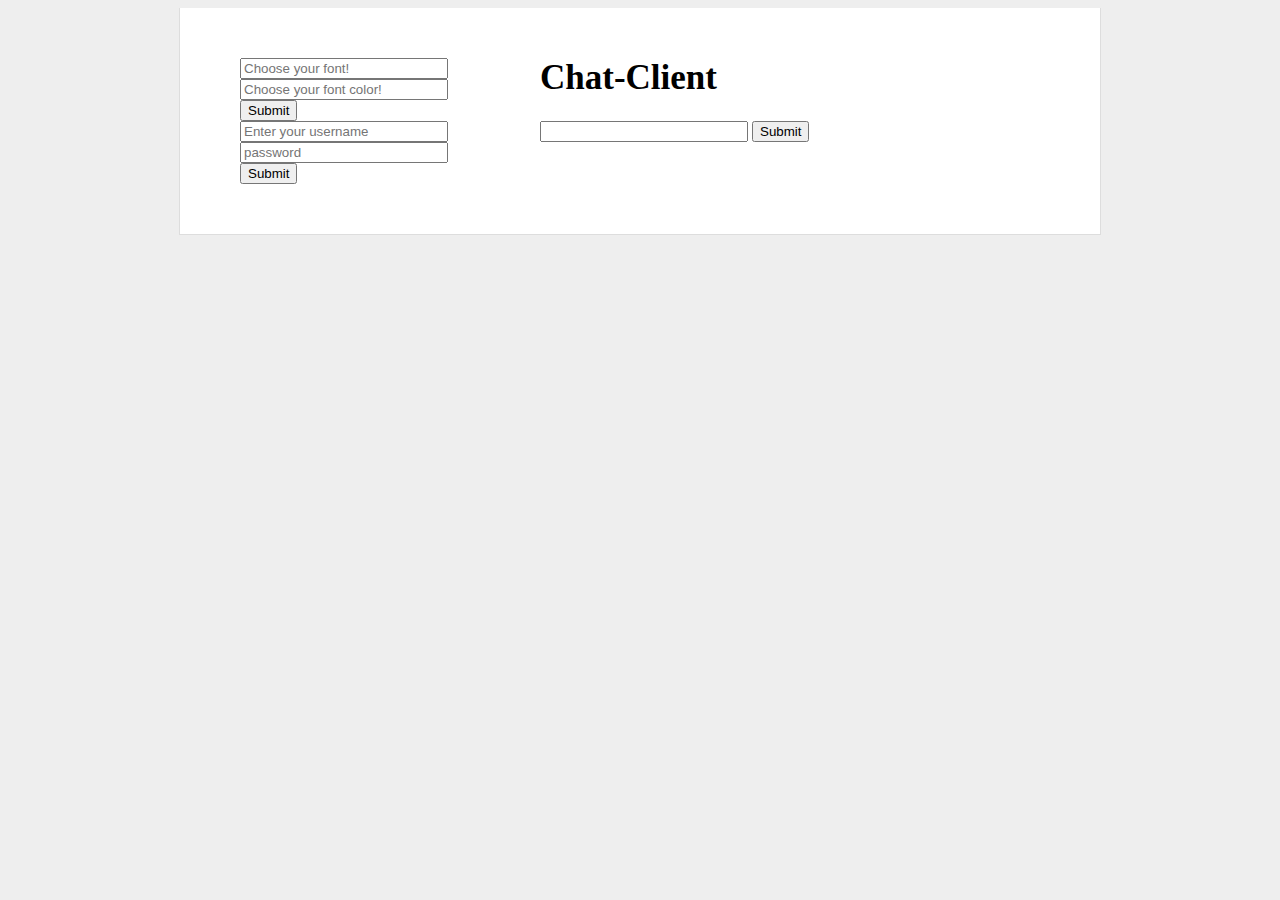
<file: ORM_Refactor/client/index.html>
<!doctype html>
<html>
  <head>
    <meta charset="utf-8">
    <title>chatterbox</title>
    <link rel="stylesheet" href="styles/styles.css">

    <!-- external javascript -->
    <script src="bower_components/jquery/jquery.min.js"></script>
    <script src="bower_components/underscore/underscore-min.js"></script>
    <script src="bower_components/backbone/backbone-min.js"></script>
    <!-- internal javascript -->
    <script src="scripts/config.js"></script>
    <script src="scripts/app.js"></script>
  </head>
  <body>

    <div id="main">
      <div class="nav">
        <input class="userFont" placeholder="Choose your font!" /><br />
        <input class="userColor" placeholder="Choose your font color!" /><br />
        <button class="userSubmit">Submit</button><br />
        <input class="username" placeholder="Enter your username" /><br />
        <input class="password" placeholder="password" /><br />
        <button class="loginSubmit">Submit</button>
      </div>
      <div class="chatClient">
        <h1>Chat-Client <span class="roomTitle"></span></h1>
        <input class="userMessage" /> <button class="submit">Submit</button>
        <div class="chat"></div>
      </div>
      <div class="footer"></div>
    </div>

  </body>
</html>
</file>
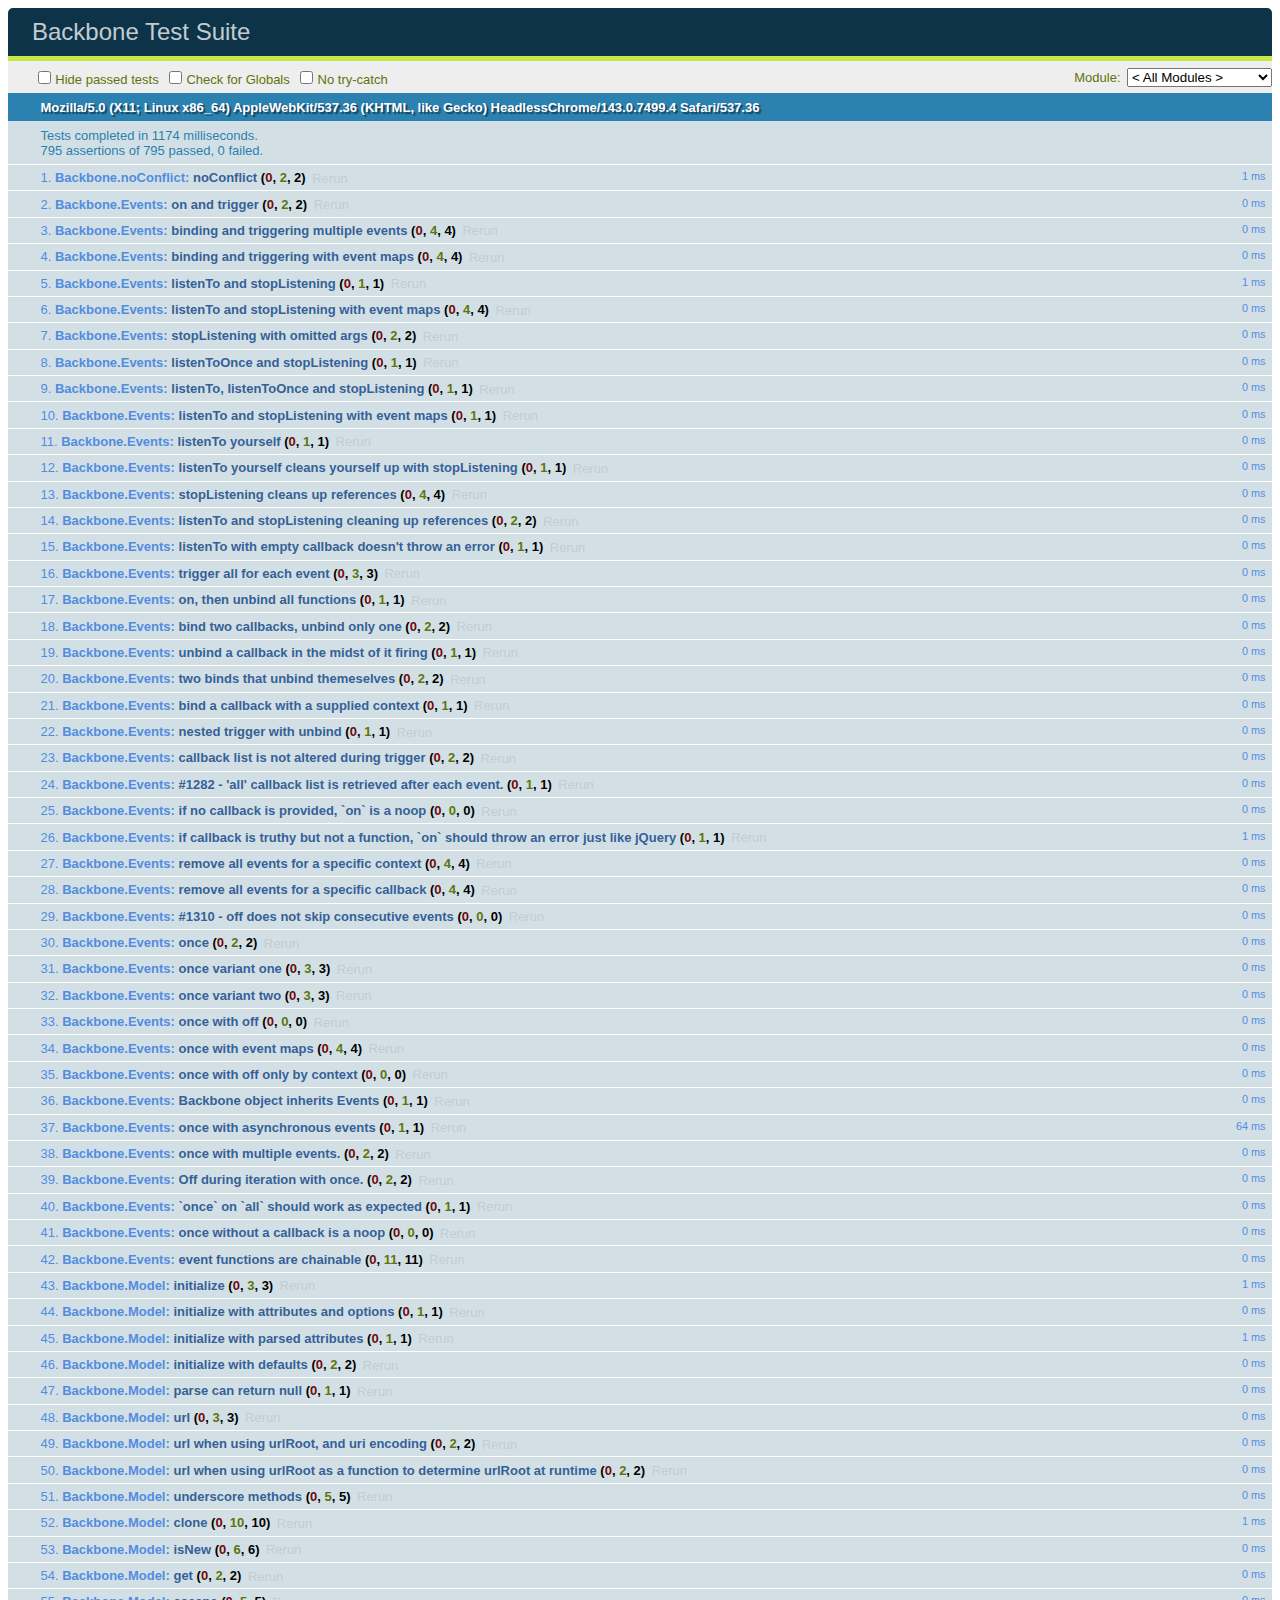
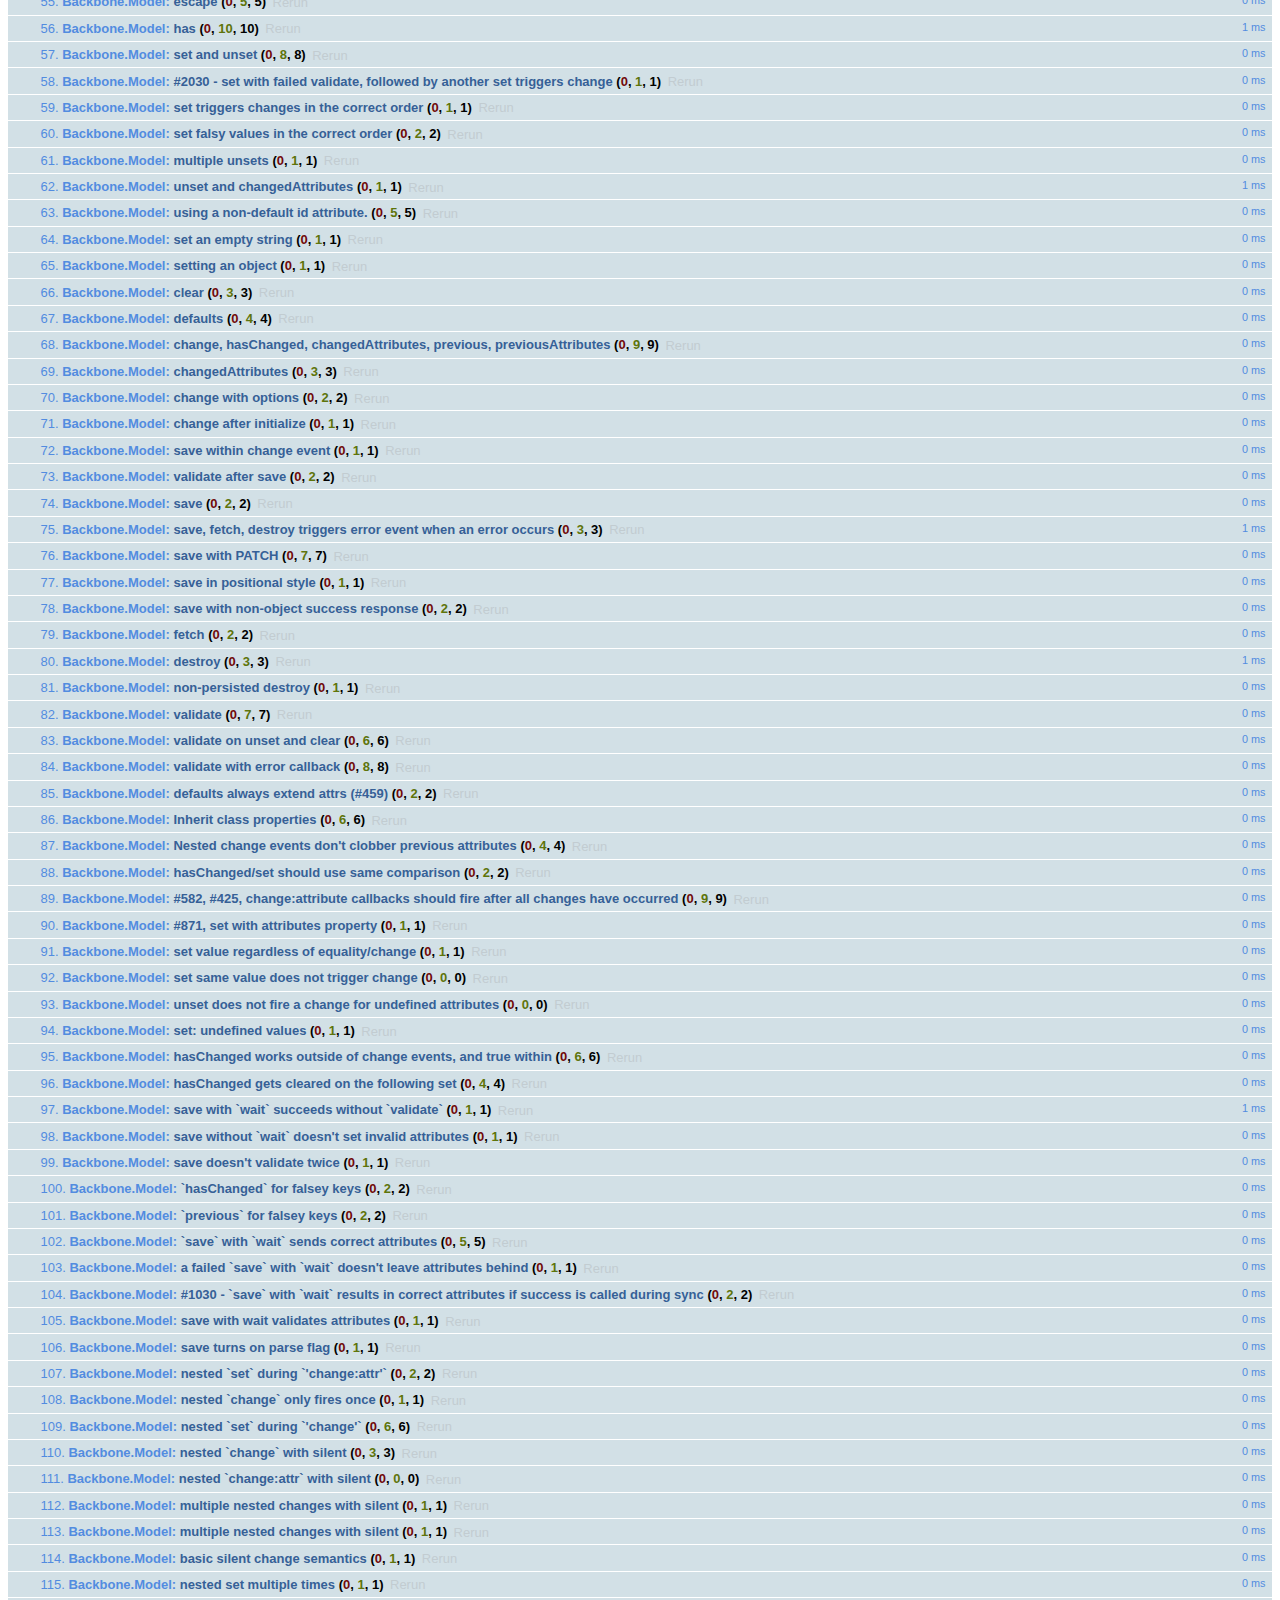
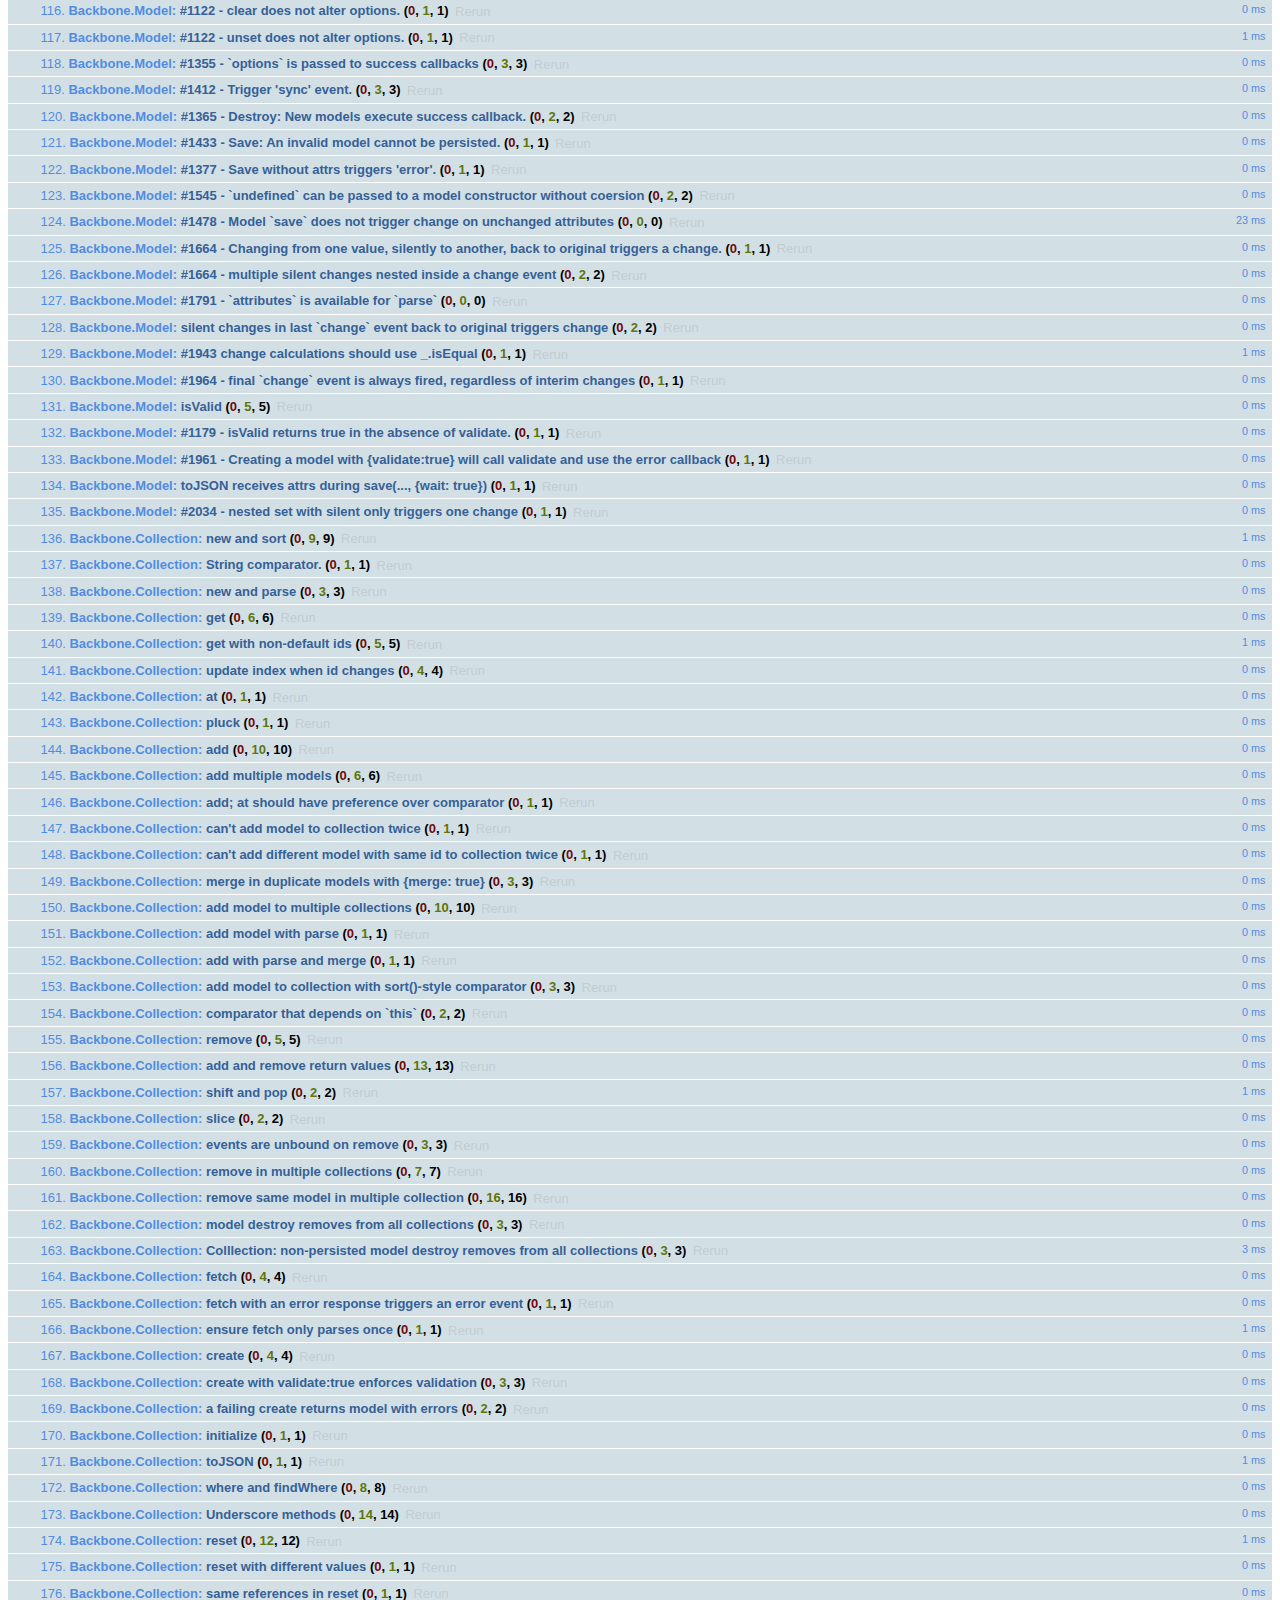
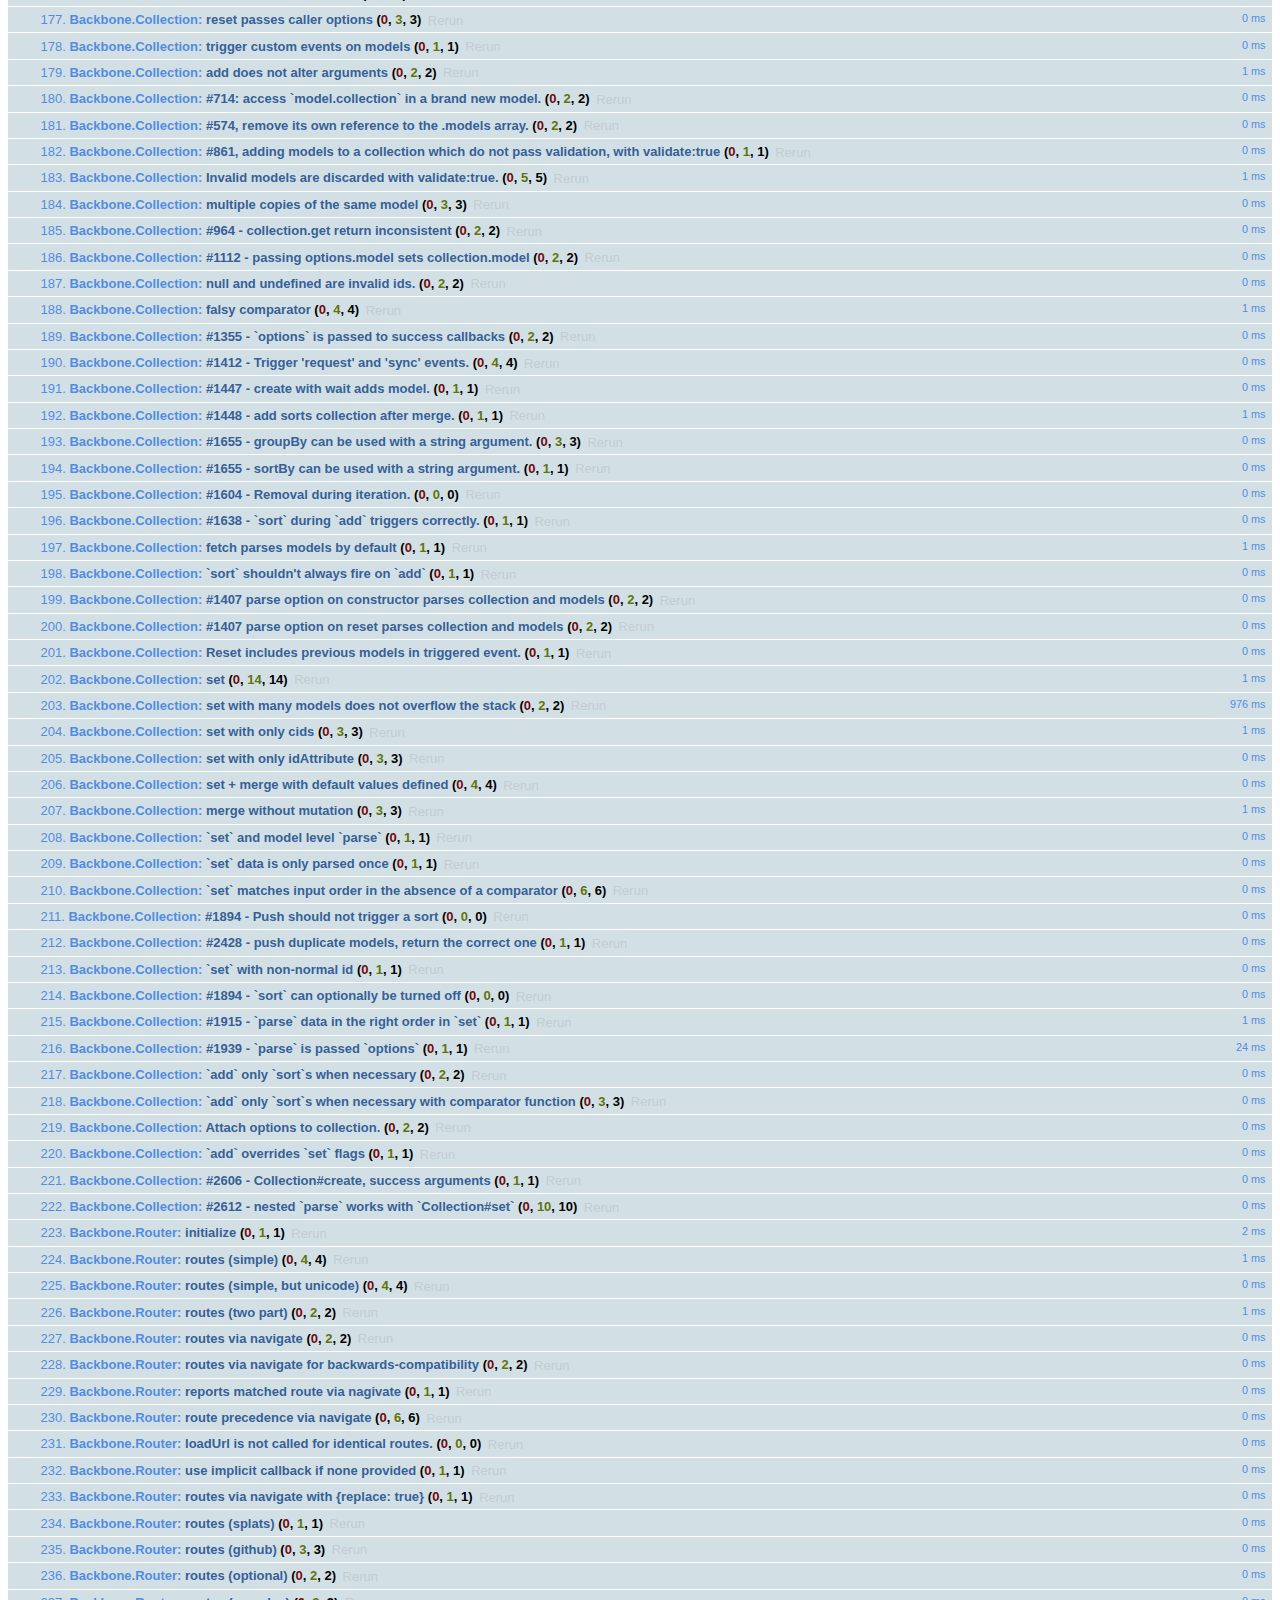
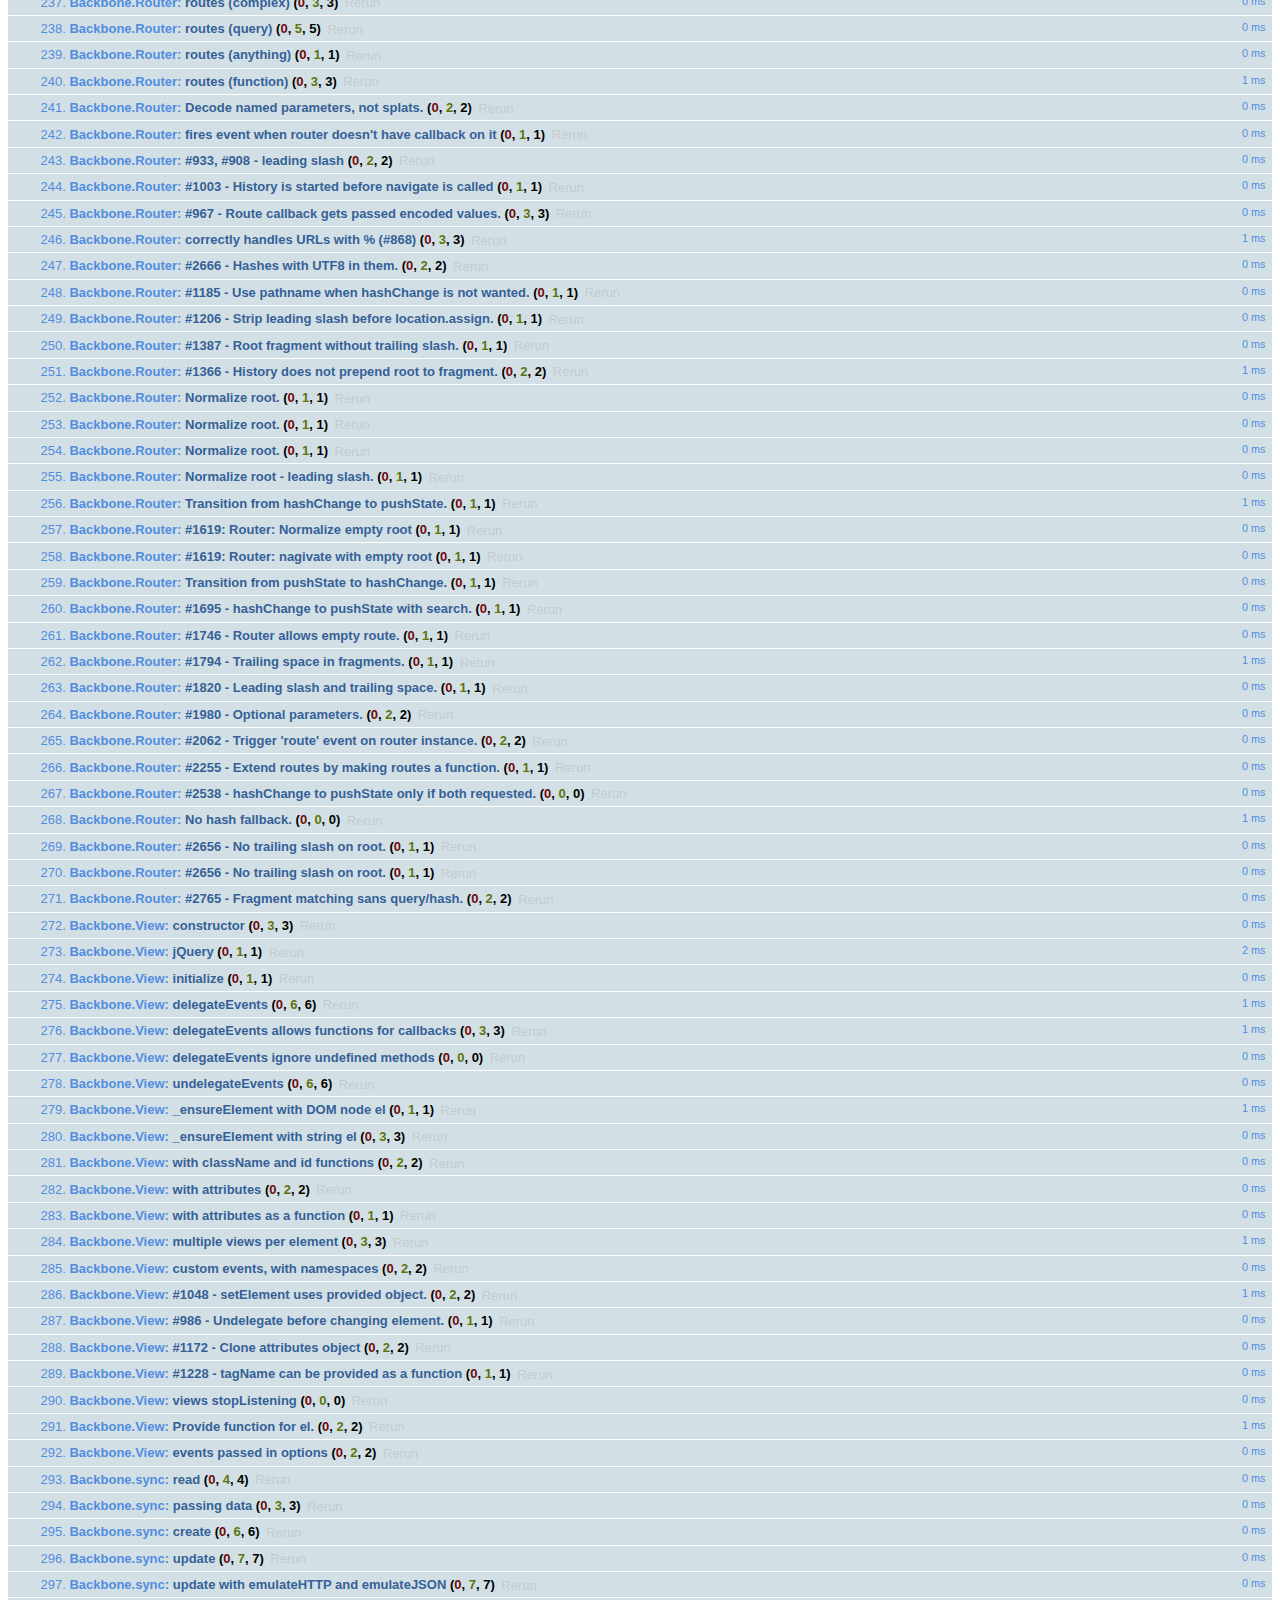
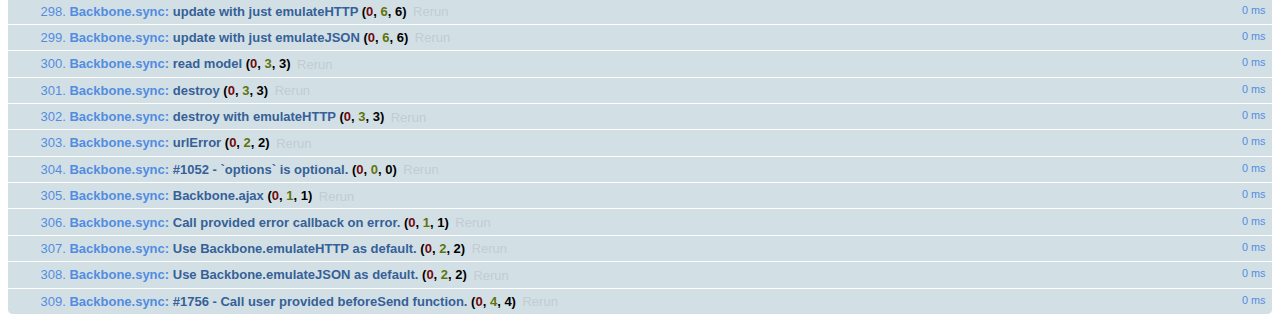
<file: ORM_Refactor/client/bower_components/backbone/test/index.html>
<!doctype html>
<html>
<head>
  <meta charset='utf8'>
  <title>Backbone Test Suite</title>
  <link rel="stylesheet" href="vendor/qunit.css" type="text/css" media="screen">
  <link rel="icon" href="../docs/images/favicon.ico">
</head>
<body>
  <div id="qunit"></div>
  <div id="qunit-fixture">
    <div id='testElement'>
      <h1>Test</h1>
    </div>
  </div>
  <script src="vendor/json2.js"></script>
  <script src="vendor/jquery.js"></script>
  <script src="vendor/qunit.js"></script>
  <script src="vendor/underscore.js"></script>
  <script src="../backbone.js"></script>
  <script src="environment.js"></script>
  <script src="noconflict.js"></script>
  <script src="events.js"></script>
  <script src="model.js"></script>
  <script src="collection.js"></script>
  <script src="router.js"></script>
  <script src="view.js"></script>
  <script src="sync.js"></script>
</body>
</html>
</file>
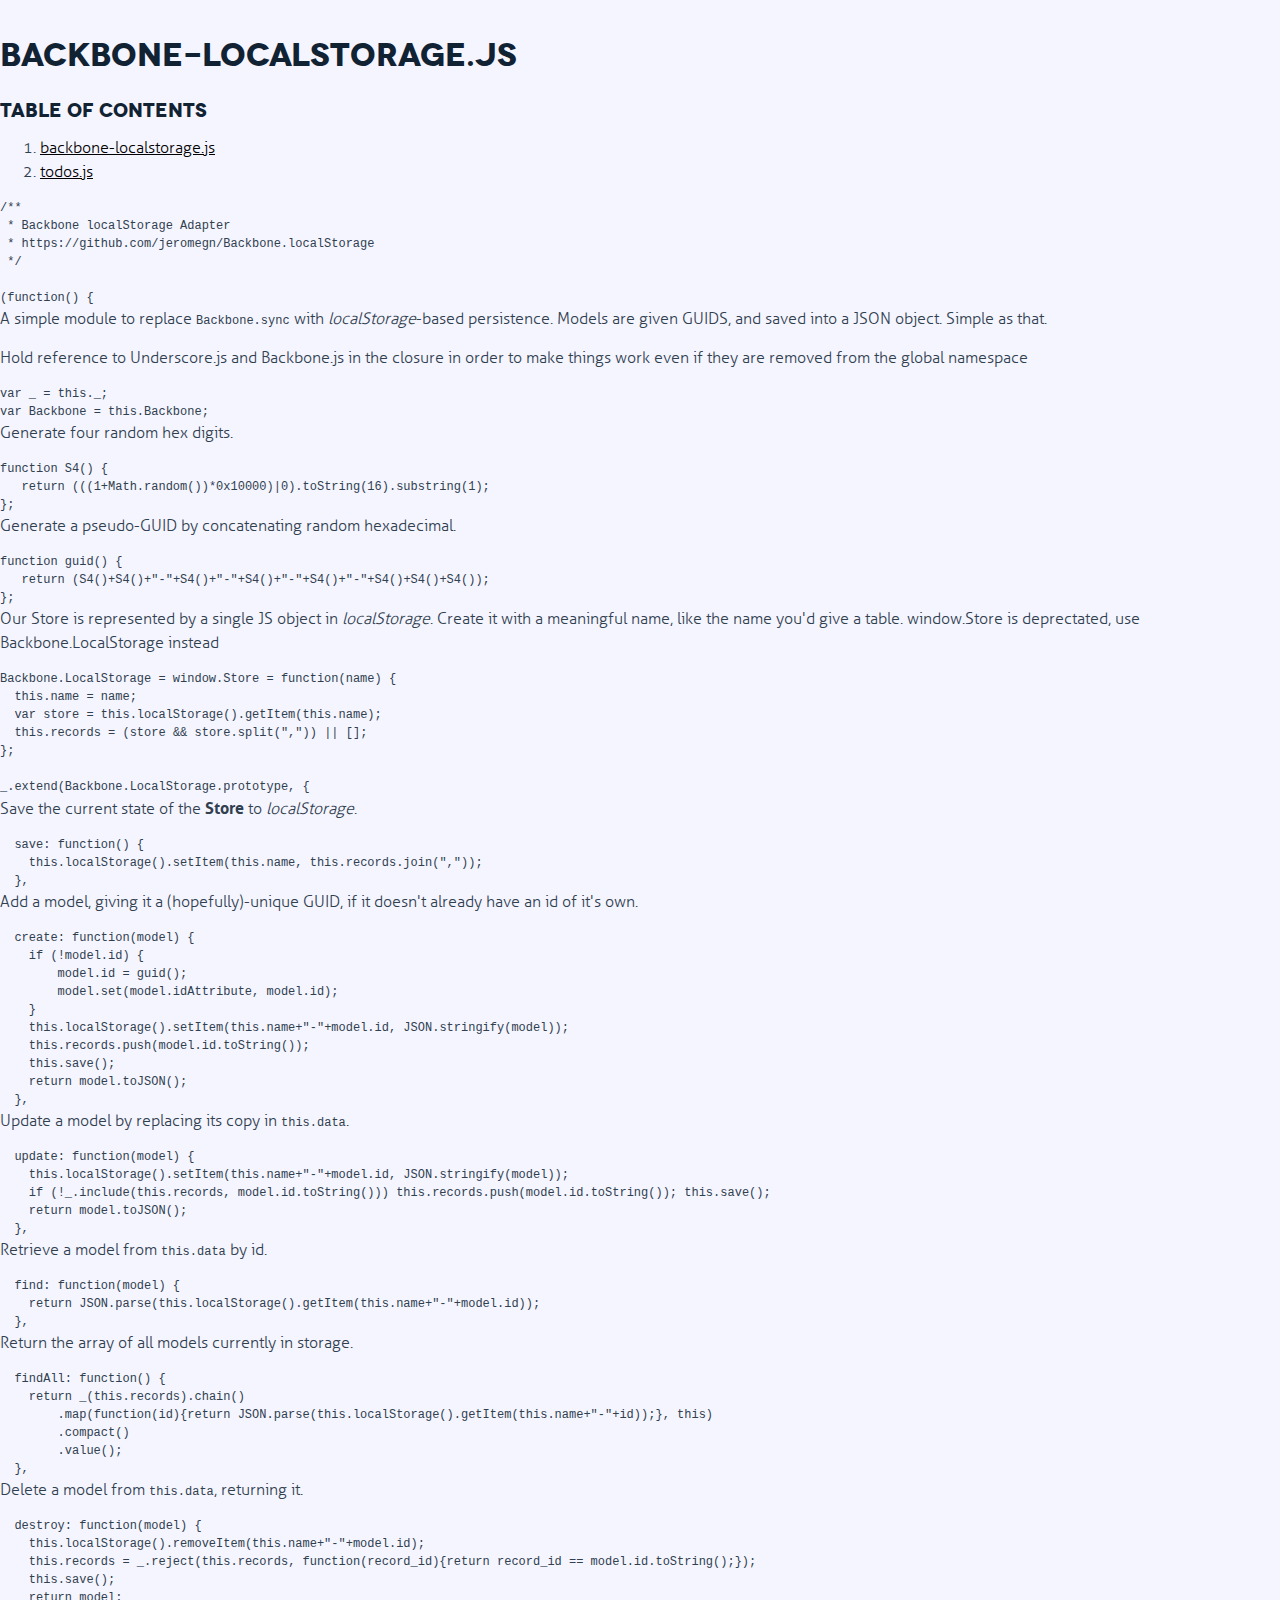
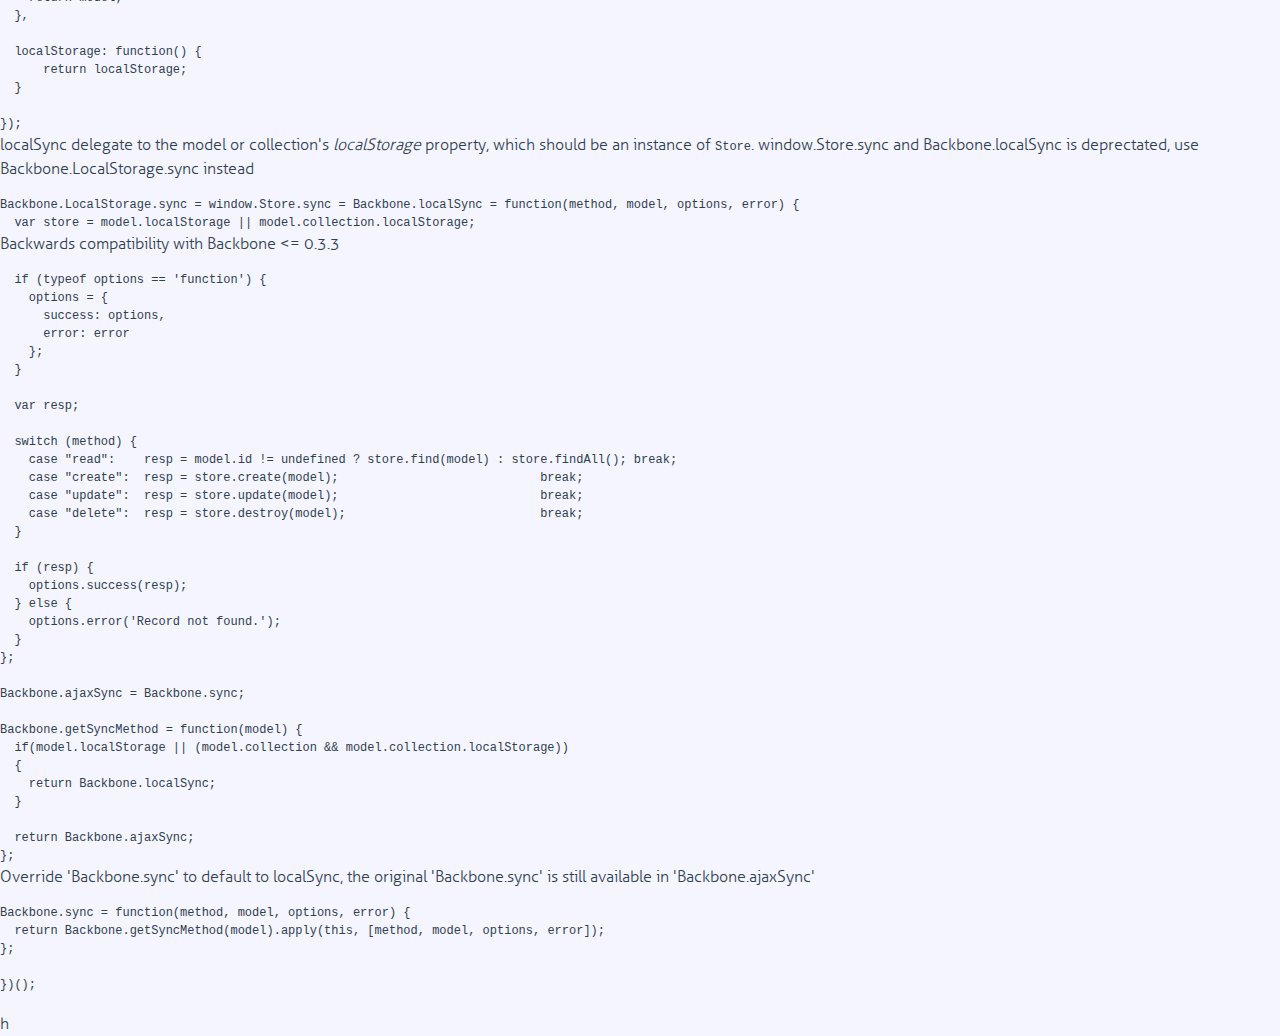
<file: ORM_Refactor/client/bower_components/backbone/docs/backbone-localstorage.html>
<!DOCTYPE html>

<html>
<head>
  <title>backbone-localstorage.js</title>
  <meta http-equiv="content-type" content="text/html; charset=UTF-8">
  <meta name="viewport" content="width=device-width, target-densitydpi=160dpi, initial-scale=1.0; maximum-scale=1.0; user-scalable=0;">
  <link rel="stylesheet" media="all" href="public/stylesheets/normalize.css" />
  <link rel="stylesheet" media="all" href="docco.css" />
</head>
<body>
  <div class="container">
    <div class="page">

      <div class="header">
        
          <h1>backbone-localstorage.js</h1>
        

        
          <div class="toc">
            <h3>Table of Contents</h3>
            <ol>
              
                
                <li>
                  <a class="source" href="backbone-localstorage.html">
                    backbone-localstorage.js
                  </a>
                </li>
              
                
                <li>
                  <a class="source" href="todos.html">
                    todos.js
                  </a>
                </li>
              
            </ol>
          </div>
        
      </div>

      
        
        
        
          <div class="highlight"><pre><span class="cm">/**</span>
<span class="cm"> * Backbone localStorage Adapter</span>
<span class="cm"> * https://github.com/jeromegn/Backbone.localStorage</span>
<span class="cm"> */</span>

<span class="p">(</span><span class="kd">function</span><span class="p">()</span> <span class="p">{</span></pre></div>
        
      
        
        
<p>A simple module to replace <code>Backbone.sync</code> with <em>localStorage</em>-based
persistence. Models are given GUIDS, and saved into a JSON object. Simple
as that.

</p>
<p>Hold reference to Underscore.js and Backbone.js in the closure in order
to make things work even if they are removed from the global namespace

</p>

        
          <div class="highlight"><pre><span class="kd">var</span> <span class="nx">_</span> <span class="o">=</span> <span class="k">this</span><span class="p">.</span><span class="nx">_</span><span class="p">;</span>
<span class="kd">var</span> <span class="nx">Backbone</span> <span class="o">=</span> <span class="k">this</span><span class="p">.</span><span class="nx">Backbone</span><span class="p">;</span></pre></div>
        
      
        
        
<p>Generate four random hex digits.

</p>

        
          <div class="highlight"><pre><span class="kd">function</span> <span class="nx">S4</span><span class="p">()</span> <span class="p">{</span>
   <span class="k">return</span> <span class="p">(((</span><span class="mi">1</span><span class="o">+</span><span class="nb">Math</span><span class="p">.</span><span class="nx">random</span><span class="p">())</span><span class="o">*</span><span class="mh">0x10000</span><span class="p">)</span><span class="o">|</span><span class="mi">0</span><span class="p">).</span><span class="nx">toString</span><span class="p">(</span><span class="mi">16</span><span class="p">).</span><span class="nx">substring</span><span class="p">(</span><span class="mi">1</span><span class="p">);</span>
<span class="p">};</span></pre></div>
        
      
        
        
<p>Generate a pseudo-GUID by concatenating random hexadecimal.

</p>

        
          <div class="highlight"><pre><span class="kd">function</span> <span class="nx">guid</span><span class="p">()</span> <span class="p">{</span>
   <span class="k">return</span> <span class="p">(</span><span class="nx">S4</span><span class="p">()</span><span class="o">+</span><span class="nx">S4</span><span class="p">()</span><span class="o">+</span><span class="s2">&quot;-&quot;</span><span class="o">+</span><span class="nx">S4</span><span class="p">()</span><span class="o">+</span><span class="s2">&quot;-&quot;</span><span class="o">+</span><span class="nx">S4</span><span class="p">()</span><span class="o">+</span><span class="s2">&quot;-&quot;</span><span class="o">+</span><span class="nx">S4</span><span class="p">()</span><span class="o">+</span><span class="s2">&quot;-&quot;</span><span class="o">+</span><span class="nx">S4</span><span class="p">()</span><span class="o">+</span><span class="nx">S4</span><span class="p">()</span><span class="o">+</span><span class="nx">S4</span><span class="p">());</span>
<span class="p">};</span></pre></div>
        
      
        
        
<p>Our Store is represented by a single JS object in <em>localStorage</em>. Create it
with a meaningful name, like the name you&#39;d give a table.
window.Store is deprectated, use Backbone.LocalStorage instead

</p>

        
          <div class="highlight"><pre><span class="nx">Backbone</span><span class="p">.</span><span class="nx">LocalStorage</span> <span class="o">=</span> <span class="nb">window</span><span class="p">.</span><span class="nx">Store</span> <span class="o">=</span> <span class="kd">function</span><span class="p">(</span><span class="nx">name</span><span class="p">)</span> <span class="p">{</span>
  <span class="k">this</span><span class="p">.</span><span class="nx">name</span> <span class="o">=</span> <span class="nx">name</span><span class="p">;</span>
  <span class="kd">var</span> <span class="nx">store</span> <span class="o">=</span> <span class="k">this</span><span class="p">.</span><span class="nx">localStorage</span><span class="p">().</span><span class="nx">getItem</span><span class="p">(</span><span class="k">this</span><span class="p">.</span><span class="nx">name</span><span class="p">);</span>
  <span class="k">this</span><span class="p">.</span><span class="nx">records</span> <span class="o">=</span> <span class="p">(</span><span class="nx">store</span> <span class="o">&amp;&amp;</span> <span class="nx">store</span><span class="p">.</span><span class="nx">split</span><span class="p">(</span><span class="s2">&quot;,&quot;</span><span class="p">))</span> <span class="o">||</span> <span class="p">[];</span>
<span class="p">};</span>

<span class="nx">_</span><span class="p">.</span><span class="nx">extend</span><span class="p">(</span><span class="nx">Backbone</span><span class="p">.</span><span class="nx">LocalStorage</span><span class="p">.</span><span class="nx">prototype</span><span class="p">,</span> <span class="p">{</span></pre></div>
        
      
        
        
<p>Save the current state of the <strong>Store</strong> to <em>localStorage</em>.

</p>

        
          <div class="highlight"><pre>  <span class="nx">save</span><span class="o">:</span> <span class="kd">function</span><span class="p">()</span> <span class="p">{</span>
    <span class="k">this</span><span class="p">.</span><span class="nx">localStorage</span><span class="p">().</span><span class="nx">setItem</span><span class="p">(</span><span class="k">this</span><span class="p">.</span><span class="nx">name</span><span class="p">,</span> <span class="k">this</span><span class="p">.</span><span class="nx">records</span><span class="p">.</span><span class="nx">join</span><span class="p">(</span><span class="s2">&quot;,&quot;</span><span class="p">));</span>
  <span class="p">},</span></pre></div>
        
      
        
        
<p>Add a model, giving it a (hopefully)-unique GUID, if it doesn&#39;t already
have an id of it&#39;s own.

</p>

        
          <div class="highlight"><pre>  <span class="nx">create</span><span class="o">:</span> <span class="kd">function</span><span class="p">(</span><span class="nx">model</span><span class="p">)</span> <span class="p">{</span>
    <span class="k">if</span> <span class="p">(</span><span class="o">!</span><span class="nx">model</span><span class="p">.</span><span class="nx">id</span><span class="p">)</span> <span class="p">{</span>
        <span class="nx">model</span><span class="p">.</span><span class="nx">id</span> <span class="o">=</span> <span class="nx">guid</span><span class="p">();</span>
        <span class="nx">model</span><span class="p">.</span><span class="nx">set</span><span class="p">(</span><span class="nx">model</span><span class="p">.</span><span class="nx">idAttribute</span><span class="p">,</span> <span class="nx">model</span><span class="p">.</span><span class="nx">id</span><span class="p">);</span>
    <span class="p">}</span>
    <span class="k">this</span><span class="p">.</span><span class="nx">localStorage</span><span class="p">().</span><span class="nx">setItem</span><span class="p">(</span><span class="k">this</span><span class="p">.</span><span class="nx">name</span><span class="o">+</span><span class="s2">&quot;-&quot;</span><span class="o">+</span><span class="nx">model</span><span class="p">.</span><span class="nx">id</span><span class="p">,</span> <span class="nx">JSON</span><span class="p">.</span><span class="nx">stringify</span><span class="p">(</span><span class="nx">model</span><span class="p">));</span>
    <span class="k">this</span><span class="p">.</span><span class="nx">records</span><span class="p">.</span><span class="nx">push</span><span class="p">(</span><span class="nx">model</span><span class="p">.</span><span class="nx">id</span><span class="p">.</span><span class="nx">toString</span><span class="p">());</span>
    <span class="k">this</span><span class="p">.</span><span class="nx">save</span><span class="p">();</span>
    <span class="k">return</span> <span class="nx">model</span><span class="p">.</span><span class="nx">toJSON</span><span class="p">();</span>
  <span class="p">},</span></pre></div>
        
      
        
        
<p>Update a model by replacing its copy in <code>this.data</code>.

</p>

        
          <div class="highlight"><pre>  <span class="nx">update</span><span class="o">:</span> <span class="kd">function</span><span class="p">(</span><span class="nx">model</span><span class="p">)</span> <span class="p">{</span>
    <span class="k">this</span><span class="p">.</span><span class="nx">localStorage</span><span class="p">().</span><span class="nx">setItem</span><span class="p">(</span><span class="k">this</span><span class="p">.</span><span class="nx">name</span><span class="o">+</span><span class="s2">&quot;-&quot;</span><span class="o">+</span><span class="nx">model</span><span class="p">.</span><span class="nx">id</span><span class="p">,</span> <span class="nx">JSON</span><span class="p">.</span><span class="nx">stringify</span><span class="p">(</span><span class="nx">model</span><span class="p">));</span>
    <span class="k">if</span> <span class="p">(</span><span class="o">!</span><span class="nx">_</span><span class="p">.</span><span class="nx">include</span><span class="p">(</span><span class="k">this</span><span class="p">.</span><span class="nx">records</span><span class="p">,</span> <span class="nx">model</span><span class="p">.</span><span class="nx">id</span><span class="p">.</span><span class="nx">toString</span><span class="p">()))</span> <span class="k">this</span><span class="p">.</span><span class="nx">records</span><span class="p">.</span><span class="nx">push</span><span class="p">(</span><span class="nx">model</span><span class="p">.</span><span class="nx">id</span><span class="p">.</span><span class="nx">toString</span><span class="p">());</span> <span class="k">this</span><span class="p">.</span><span class="nx">save</span><span class="p">();</span>
    <span class="k">return</span> <span class="nx">model</span><span class="p">.</span><span class="nx">toJSON</span><span class="p">();</span>
  <span class="p">},</span></pre></div>
        
      
        
        
<p>Retrieve a model from <code>this.data</code> by id.

</p>

        
          <div class="highlight"><pre>  <span class="nx">find</span><span class="o">:</span> <span class="kd">function</span><span class="p">(</span><span class="nx">model</span><span class="p">)</span> <span class="p">{</span>
    <span class="k">return</span> <span class="nx">JSON</span><span class="p">.</span><span class="nx">parse</span><span class="p">(</span><span class="k">this</span><span class="p">.</span><span class="nx">localStorage</span><span class="p">().</span><span class="nx">getItem</span><span class="p">(</span><span class="k">this</span><span class="p">.</span><span class="nx">name</span><span class="o">+</span><span class="s2">&quot;-&quot;</span><span class="o">+</span><span class="nx">model</span><span class="p">.</span><span class="nx">id</span><span class="p">));</span>
  <span class="p">},</span></pre></div>
        
      
        
        
<p>Return the array of all models currently in storage.

</p>

        
          <div class="highlight"><pre>  <span class="nx">findAll</span><span class="o">:</span> <span class="kd">function</span><span class="p">()</span> <span class="p">{</span>
    <span class="k">return</span> <span class="nx">_</span><span class="p">(</span><span class="k">this</span><span class="p">.</span><span class="nx">records</span><span class="p">).</span><span class="nx">chain</span><span class="p">()</span>
        <span class="p">.</span><span class="nx">map</span><span class="p">(</span><span class="kd">function</span><span class="p">(</span><span class="nx">id</span><span class="p">){</span><span class="k">return</span> <span class="nx">JSON</span><span class="p">.</span><span class="nx">parse</span><span class="p">(</span><span class="k">this</span><span class="p">.</span><span class="nx">localStorage</span><span class="p">().</span><span class="nx">getItem</span><span class="p">(</span><span class="k">this</span><span class="p">.</span><span class="nx">name</span><span class="o">+</span><span class="s2">&quot;-&quot;</span><span class="o">+</span><span class="nx">id</span><span class="p">));},</span> <span class="k">this</span><span class="p">)</span>
        <span class="p">.</span><span class="nx">compact</span><span class="p">()</span>
        <span class="p">.</span><span class="nx">value</span><span class="p">();</span>
  <span class="p">},</span></pre></div>
        
      
        
        
<p>Delete a model from <code>this.data</code>, returning it.

</p>

        
          <div class="highlight"><pre>  <span class="nx">destroy</span><span class="o">:</span> <span class="kd">function</span><span class="p">(</span><span class="nx">model</span><span class="p">)</span> <span class="p">{</span>
    <span class="k">this</span><span class="p">.</span><span class="nx">localStorage</span><span class="p">().</span><span class="nx">removeItem</span><span class="p">(</span><span class="k">this</span><span class="p">.</span><span class="nx">name</span><span class="o">+</span><span class="s2">&quot;-&quot;</span><span class="o">+</span><span class="nx">model</span><span class="p">.</span><span class="nx">id</span><span class="p">);</span>
    <span class="k">this</span><span class="p">.</span><span class="nx">records</span> <span class="o">=</span> <span class="nx">_</span><span class="p">.</span><span class="nx">reject</span><span class="p">(</span><span class="k">this</span><span class="p">.</span><span class="nx">records</span><span class="p">,</span> <span class="kd">function</span><span class="p">(</span><span class="nx">record_id</span><span class="p">){</span><span class="k">return</span> <span class="nx">record_id</span> <span class="o">==</span> <span class="nx">model</span><span class="p">.</span><span class="nx">id</span><span class="p">.</span><span class="nx">toString</span><span class="p">();});</span>
    <span class="k">this</span><span class="p">.</span><span class="nx">save</span><span class="p">();</span>
    <span class="k">return</span> <span class="nx">model</span><span class="p">;</span>
  <span class="p">},</span>

  <span class="nx">localStorage</span><span class="o">:</span> <span class="kd">function</span><span class="p">()</span> <span class="p">{</span>
      <span class="k">return</span> <span class="nx">localStorage</span><span class="p">;</span>
  <span class="p">}</span>

<span class="p">});</span></pre></div>
        
      
        
        
<p>localSync delegate to the model or collection&#39;s
<em>localStorage</em> property, which should be an instance of <code>Store</code>.
window.Store.sync and Backbone.localSync is deprectated, use Backbone.LocalStorage.sync instead

</p>

        
          <div class="highlight"><pre><span class="nx">Backbone</span><span class="p">.</span><span class="nx">LocalStorage</span><span class="p">.</span><span class="nx">sync</span> <span class="o">=</span> <span class="nb">window</span><span class="p">.</span><span class="nx">Store</span><span class="p">.</span><span class="nx">sync</span> <span class="o">=</span> <span class="nx">Backbone</span><span class="p">.</span><span class="nx">localSync</span> <span class="o">=</span> <span class="kd">function</span><span class="p">(</span><span class="nx">method</span><span class="p">,</span> <span class="nx">model</span><span class="p">,</span> <span class="nx">options</span><span class="p">,</span> <span class="nx">error</span><span class="p">)</span> <span class="p">{</span>
  <span class="kd">var</span> <span class="nx">store</span> <span class="o">=</span> <span class="nx">model</span><span class="p">.</span><span class="nx">localStorage</span> <span class="o">||</span> <span class="nx">model</span><span class="p">.</span><span class="nx">collection</span><span class="p">.</span><span class="nx">localStorage</span><span class="p">;</span></pre></div>
        
      
        
        
<p>Backwards compatibility with Backbone &lt;= 0.3.3

</p>

        
          <div class="highlight"><pre>  <span class="k">if</span> <span class="p">(</span><span class="k">typeof</span> <span class="nx">options</span> <span class="o">==</span> <span class="s1">&#39;function&#39;</span><span class="p">)</span> <span class="p">{</span>
    <span class="nx">options</span> <span class="o">=</span> <span class="p">{</span>
      <span class="nx">success</span><span class="o">:</span> <span class="nx">options</span><span class="p">,</span>
      <span class="nx">error</span><span class="o">:</span> <span class="nx">error</span>
    <span class="p">};</span>
  <span class="p">}</span>

  <span class="kd">var</span> <span class="nx">resp</span><span class="p">;</span>

  <span class="k">switch</span> <span class="p">(</span><span class="nx">method</span><span class="p">)</span> <span class="p">{</span>
    <span class="k">case</span> <span class="s2">&quot;read&quot;</span><span class="o">:</span>    <span class="nx">resp</span> <span class="o">=</span> <span class="nx">model</span><span class="p">.</span><span class="nx">id</span> <span class="o">!=</span> <span class="kc">undefined</span> <span class="o">?</span> <span class="nx">store</span><span class="p">.</span><span class="nx">find</span><span class="p">(</span><span class="nx">model</span><span class="p">)</span> <span class="o">:</span> <span class="nx">store</span><span class="p">.</span><span class="nx">findAll</span><span class="p">();</span> <span class="k">break</span><span class="p">;</span>
    <span class="k">case</span> <span class="s2">&quot;create&quot;</span><span class="o">:</span>  <span class="nx">resp</span> <span class="o">=</span> <span class="nx">store</span><span class="p">.</span><span class="nx">create</span><span class="p">(</span><span class="nx">model</span><span class="p">);</span>                            <span class="k">break</span><span class="p">;</span>
    <span class="k">case</span> <span class="s2">&quot;update&quot;</span><span class="o">:</span>  <span class="nx">resp</span> <span class="o">=</span> <span class="nx">store</span><span class="p">.</span><span class="nx">update</span><span class="p">(</span><span class="nx">model</span><span class="p">);</span>                            <span class="k">break</span><span class="p">;</span>
    <span class="k">case</span> <span class="s2">&quot;delete&quot;</span><span class="o">:</span>  <span class="nx">resp</span> <span class="o">=</span> <span class="nx">store</span><span class="p">.</span><span class="nx">destroy</span><span class="p">(</span><span class="nx">model</span><span class="p">);</span>                           <span class="k">break</span><span class="p">;</span>
  <span class="p">}</span>

  <span class="k">if</span> <span class="p">(</span><span class="nx">resp</span><span class="p">)</span> <span class="p">{</span>
    <span class="nx">options</span><span class="p">.</span><span class="nx">success</span><span class="p">(</span><span class="nx">resp</span><span class="p">);</span>
  <span class="p">}</span> <span class="k">else</span> <span class="p">{</span>
    <span class="nx">options</span><span class="p">.</span><span class="nx">error</span><span class="p">(</span><span class="s1">&#39;Record not found.&#39;</span><span class="p">);</span>
  <span class="p">}</span>
<span class="p">};</span>

<span class="nx">Backbone</span><span class="p">.</span><span class="nx">ajaxSync</span> <span class="o">=</span> <span class="nx">Backbone</span><span class="p">.</span><span class="nx">sync</span><span class="p">;</span>

<span class="nx">Backbone</span><span class="p">.</span><span class="nx">getSyncMethod</span> <span class="o">=</span> <span class="kd">function</span><span class="p">(</span><span class="nx">model</span><span class="p">)</span> <span class="p">{</span>
  <span class="k">if</span><span class="p">(</span><span class="nx">model</span><span class="p">.</span><span class="nx">localStorage</span> <span class="o">||</span> <span class="p">(</span><span class="nx">model</span><span class="p">.</span><span class="nx">collection</span> <span class="o">&amp;&amp;</span> <span class="nx">model</span><span class="p">.</span><span class="nx">collection</span><span class="p">.</span><span class="nx">localStorage</span><span class="p">))</span>
  <span class="p">{</span>
    <span class="k">return</span> <span class="nx">Backbone</span><span class="p">.</span><span class="nx">localSync</span><span class="p">;</span>
  <span class="p">}</span>

  <span class="k">return</span> <span class="nx">Backbone</span><span class="p">.</span><span class="nx">ajaxSync</span><span class="p">;</span>
<span class="p">};</span></pre></div>
        
      
        
        
<p>Override &#39;Backbone.sync&#39; to default to localSync,
the original &#39;Backbone.sync&#39; is still available in &#39;Backbone.ajaxSync&#39;
</p>

        
          <div class="highlight"><pre><span class="nx">Backbone</span><span class="p">.</span><span class="nx">sync</span> <span class="o">=</span> <span class="kd">function</span><span class="p">(</span><span class="nx">method</span><span class="p">,</span> <span class="nx">model</span><span class="p">,</span> <span class="nx">options</span><span class="p">,</span> <span class="nx">error</span><span class="p">)</span> <span class="p">{</span>
  <span class="k">return</span> <span class="nx">Backbone</span><span class="p">.</span><span class="nx">getSyncMethod</span><span class="p">(</span><span class="nx">model</span><span class="p">).</span><span class="nx">apply</span><span class="p">(</span><span class="k">this</span><span class="p">,</span> <span class="p">[</span><span class="nx">method</span><span class="p">,</span> <span class="nx">model</span><span class="p">,</span> <span class="nx">options</span><span class="p">,</span> <span class="nx">error</span><span class="p">]);</span>
<span class="p">};</span>

<span class="p">})();</span>

</pre></div>
        
      
      <div class="fleur">h</div>
    </div>
  </div>
</body>
</html>
</file>
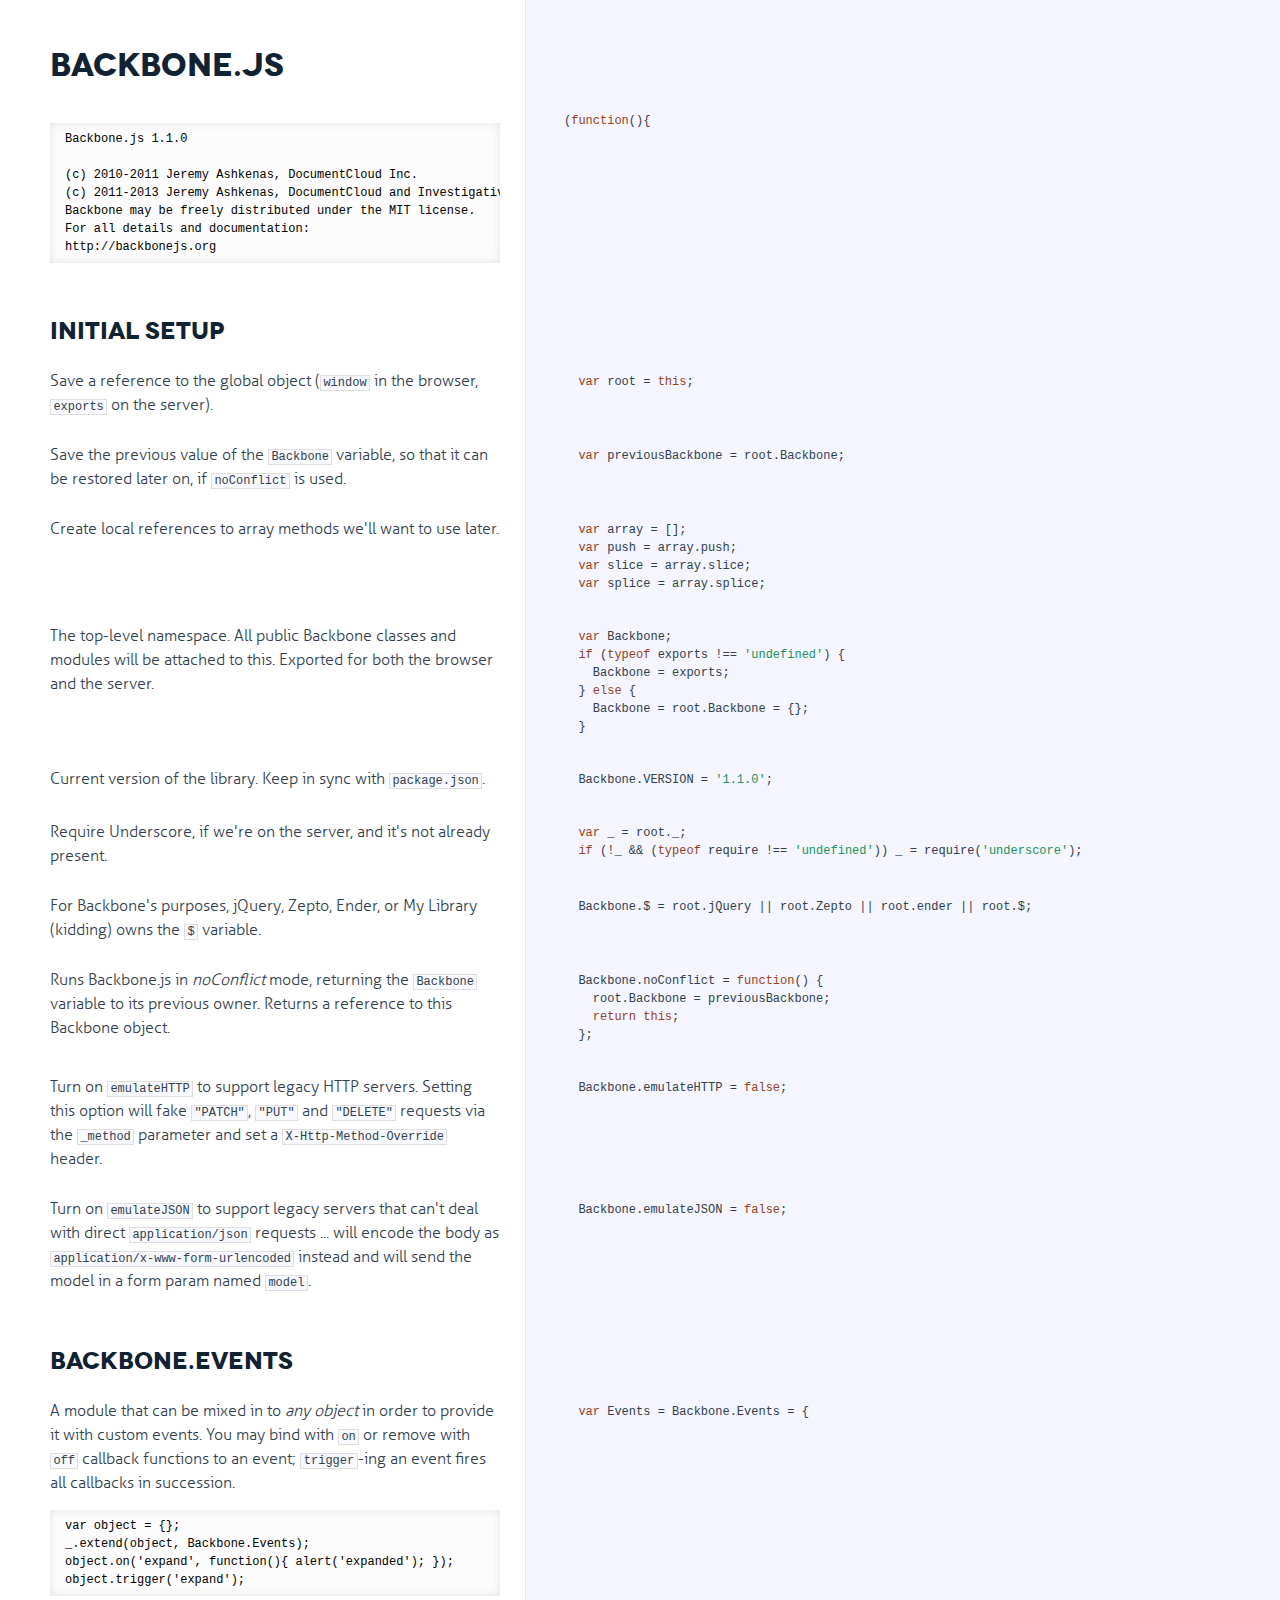
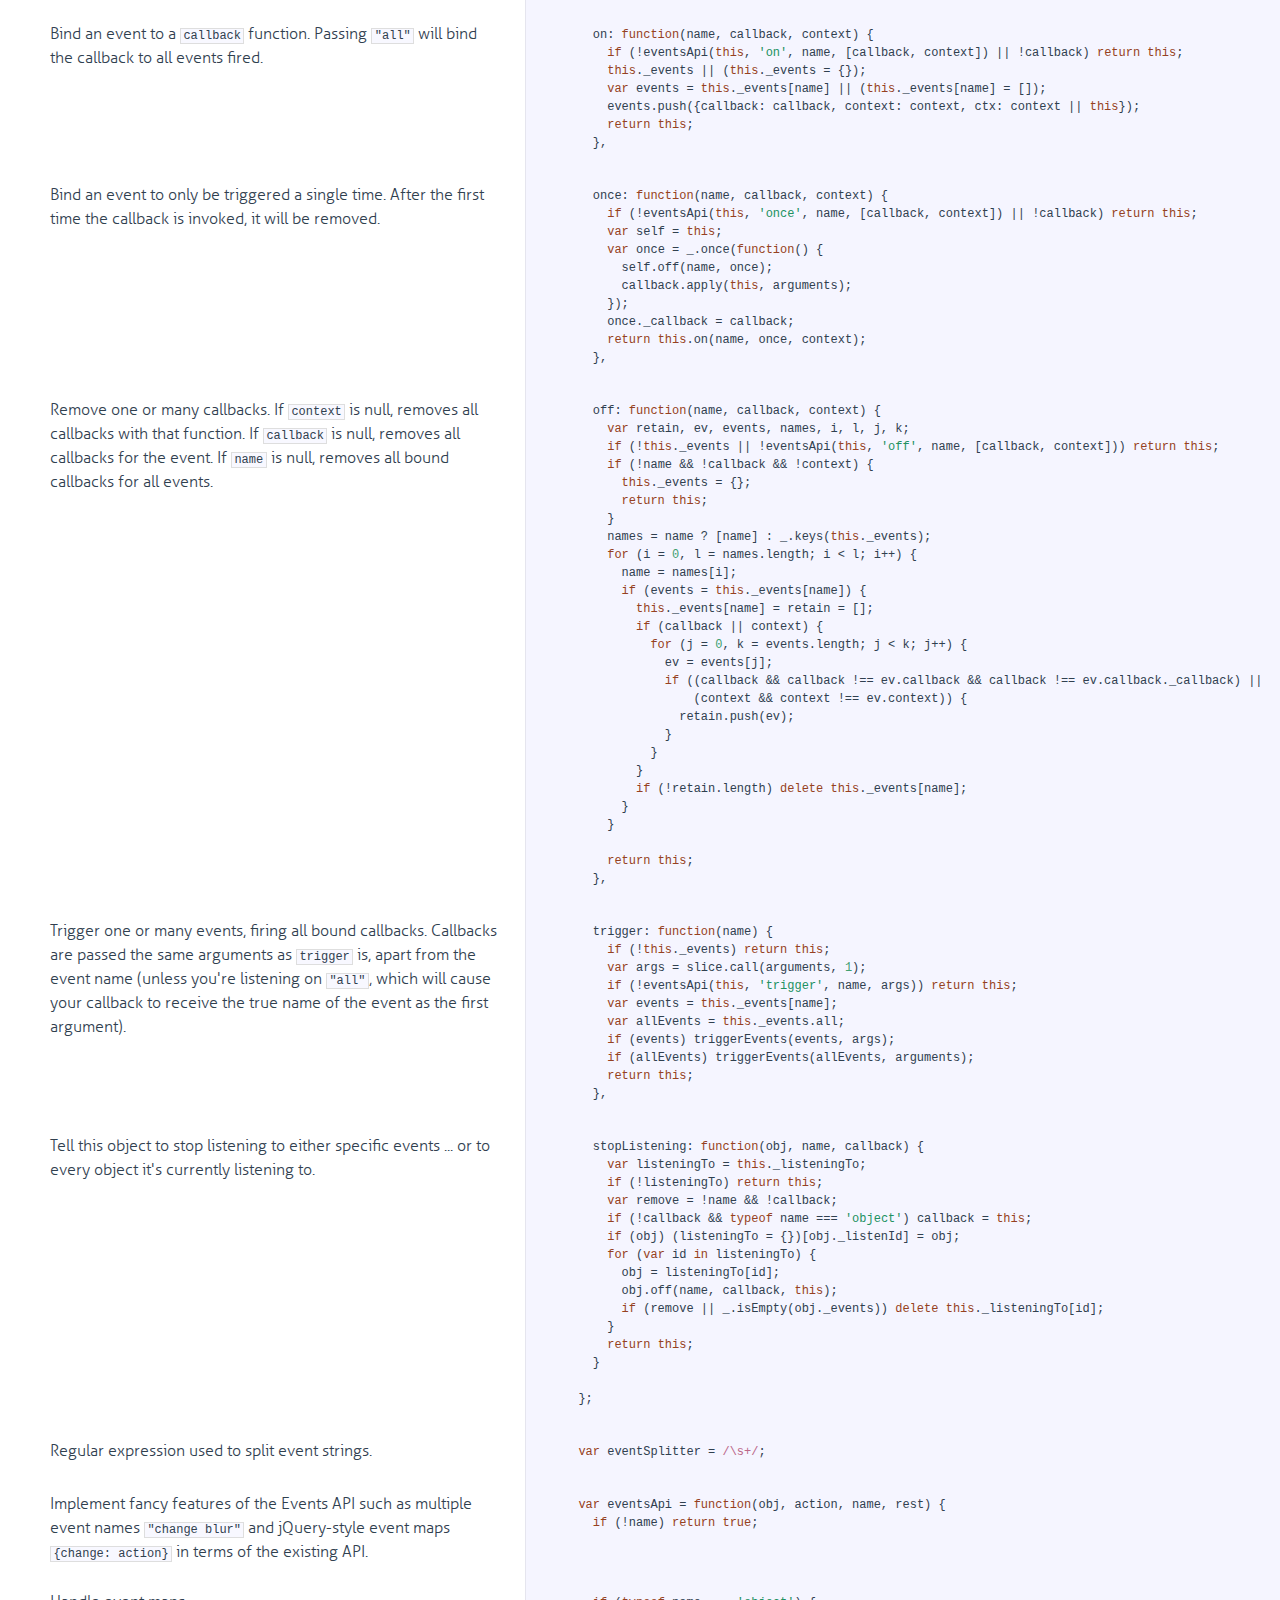
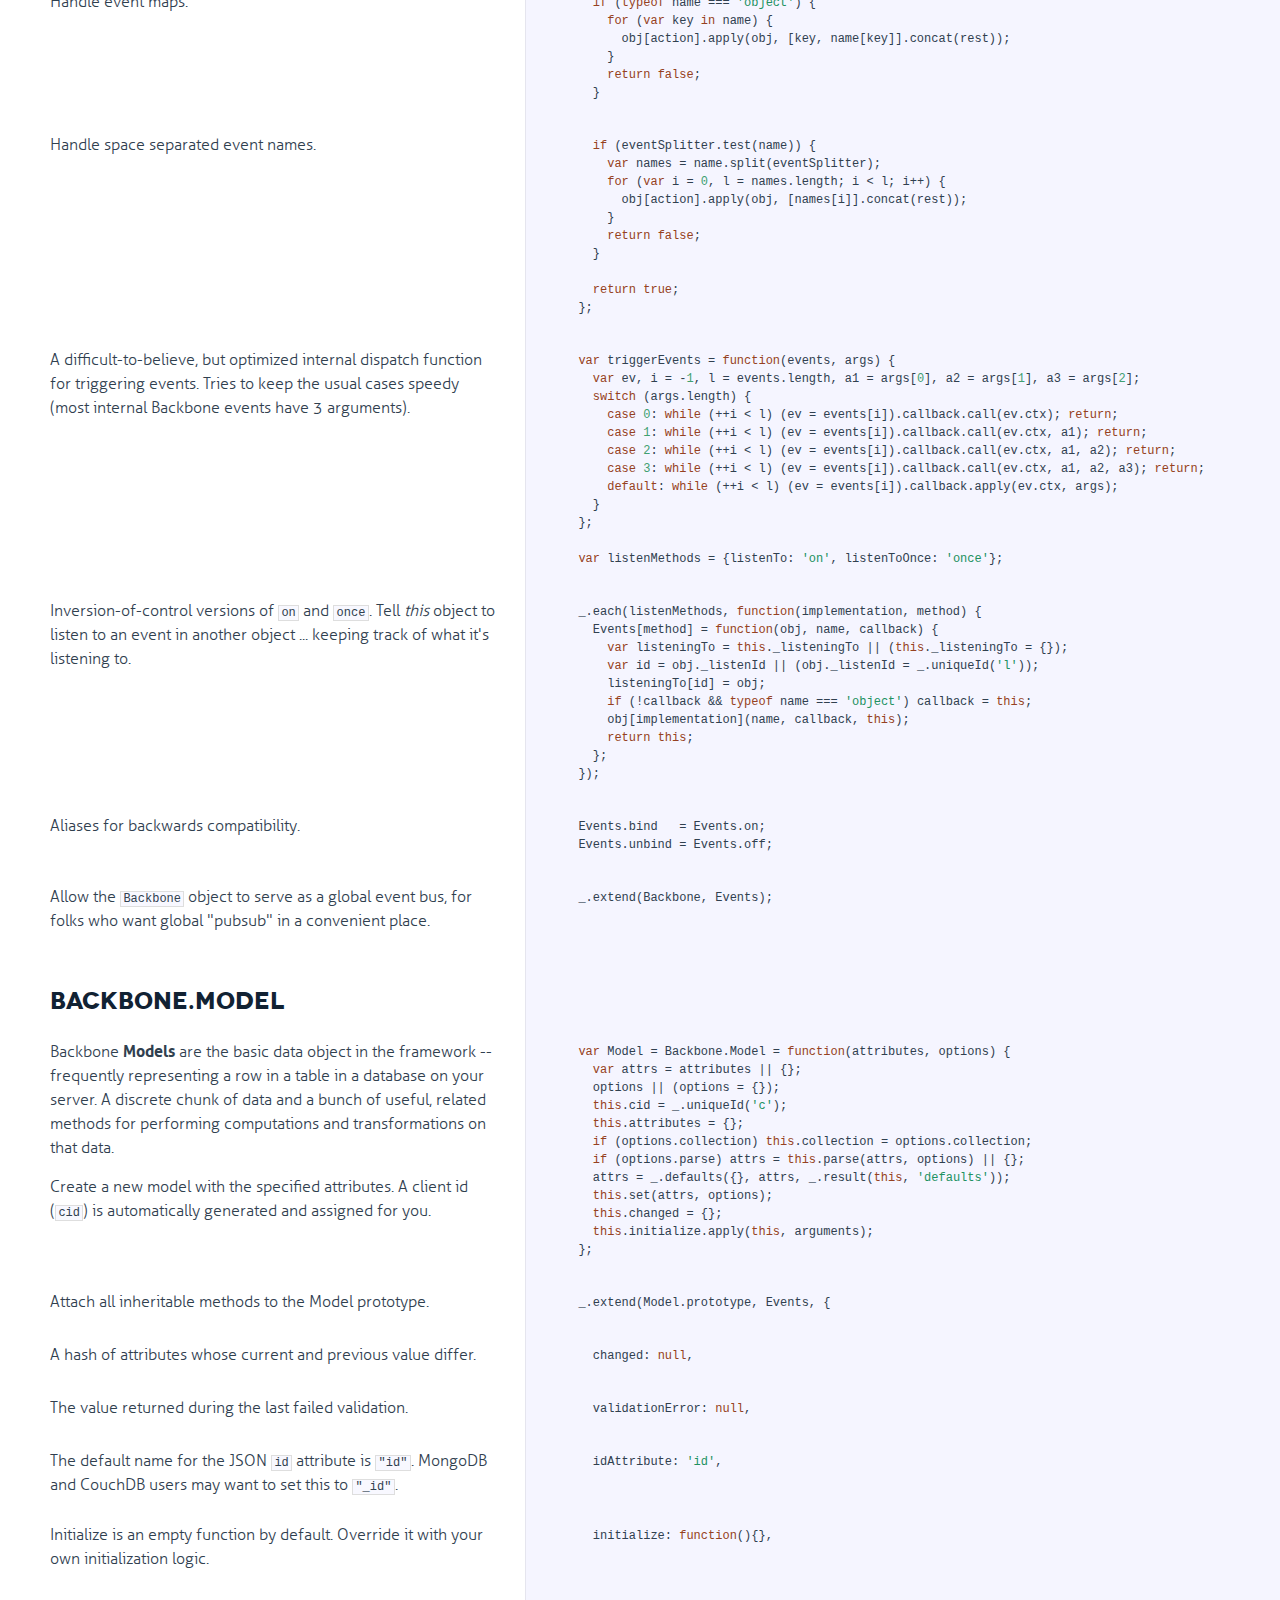
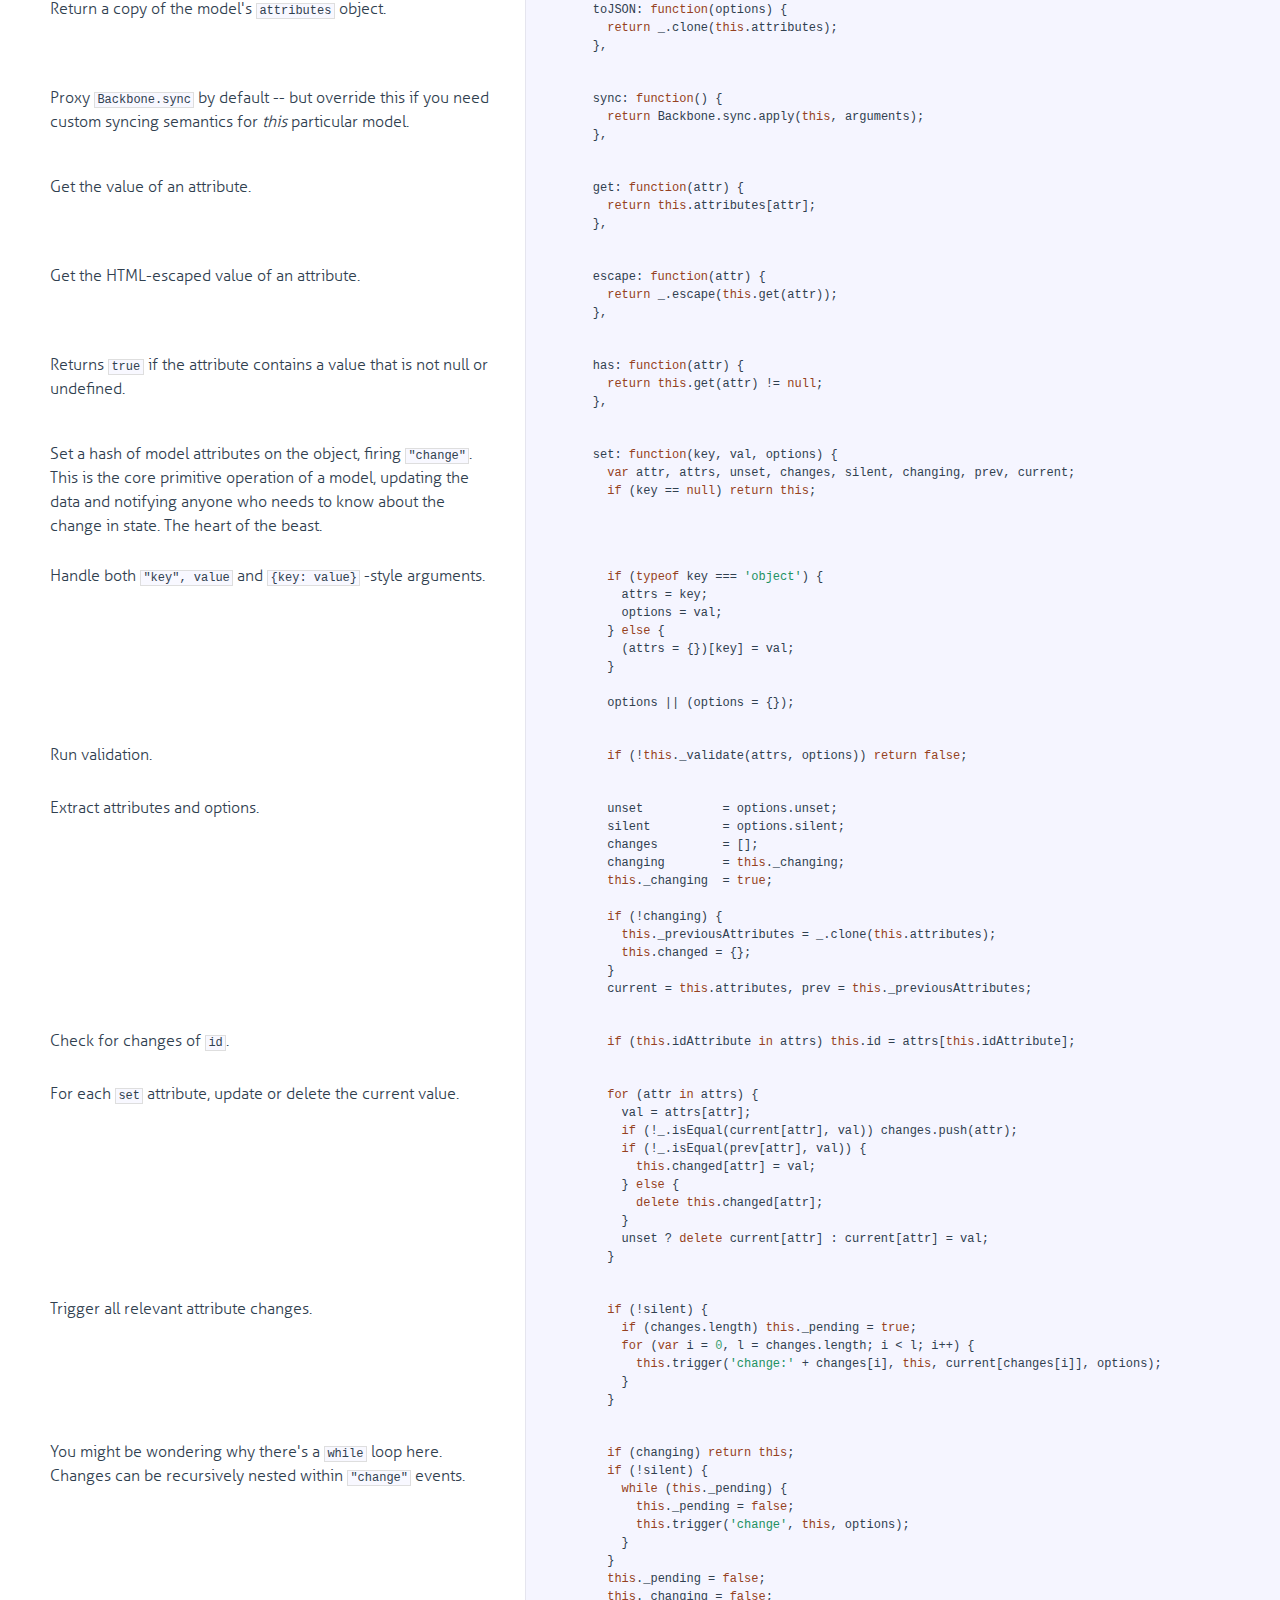
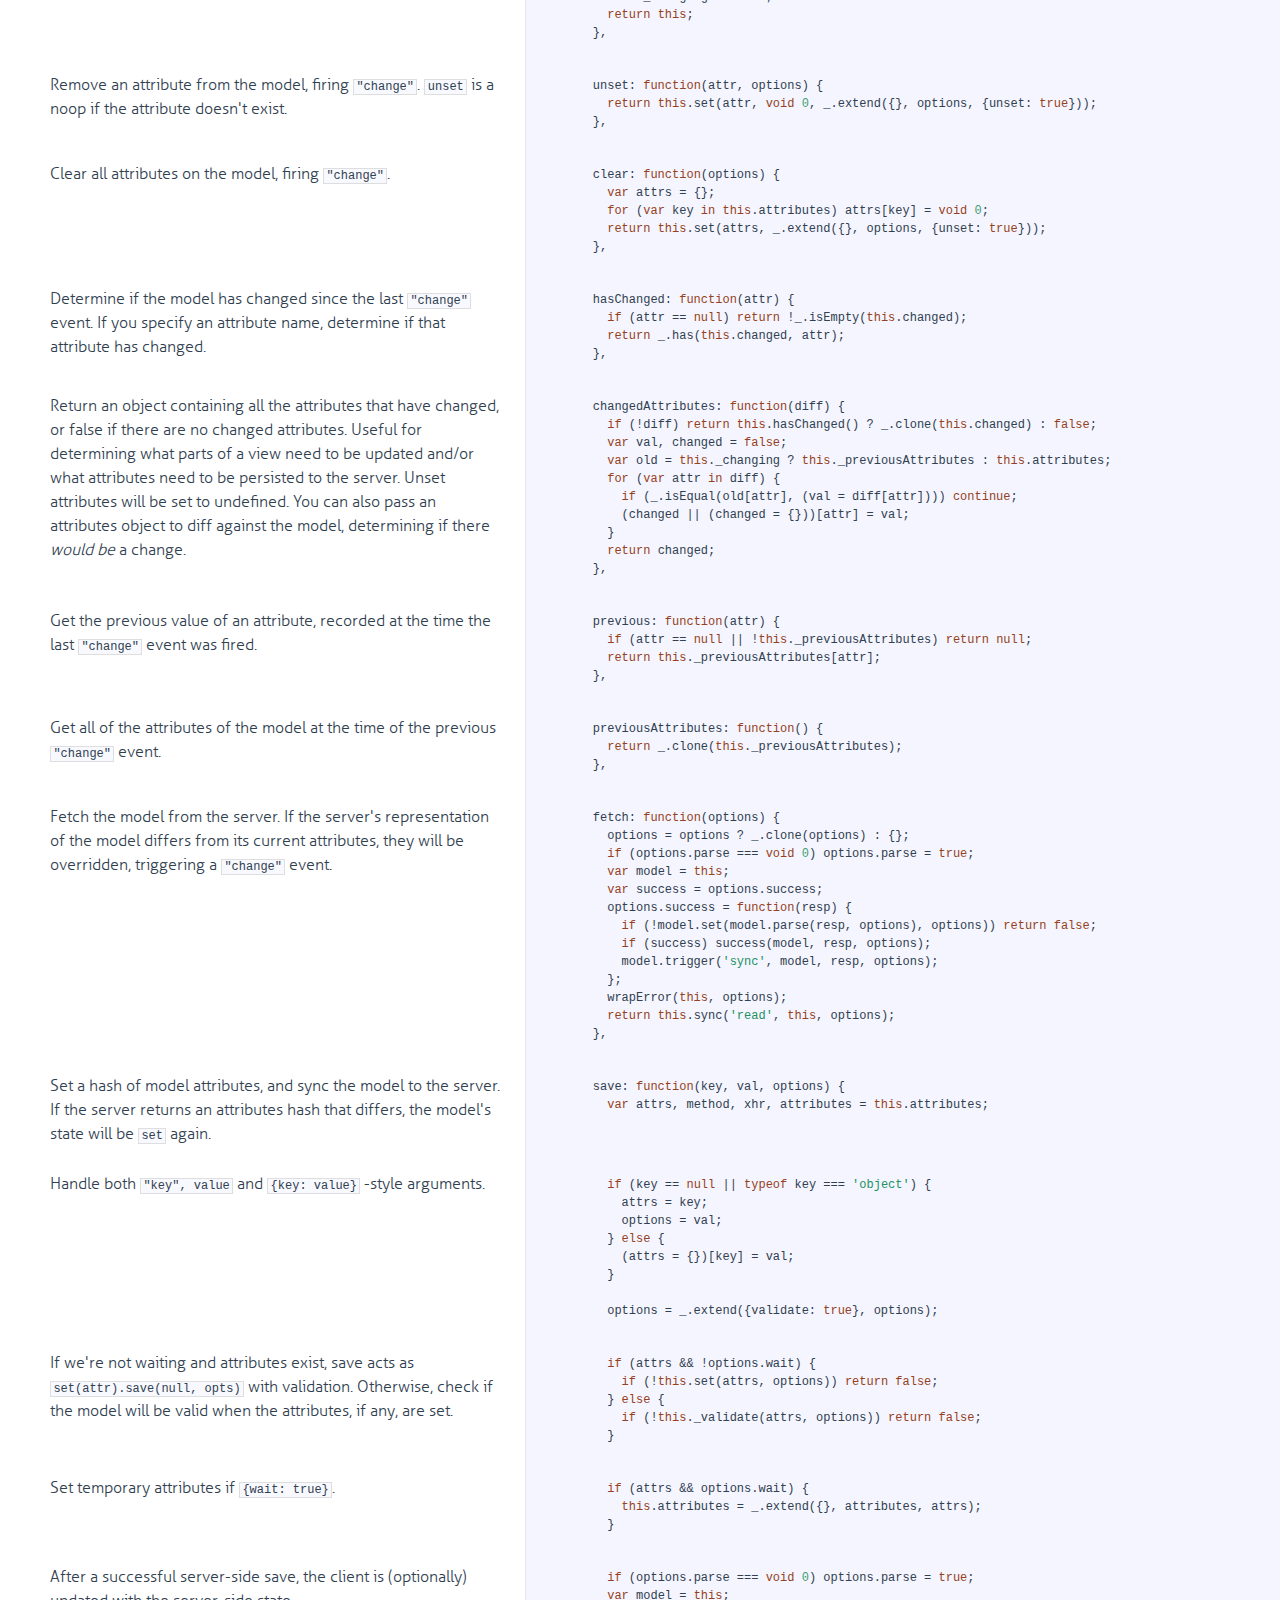
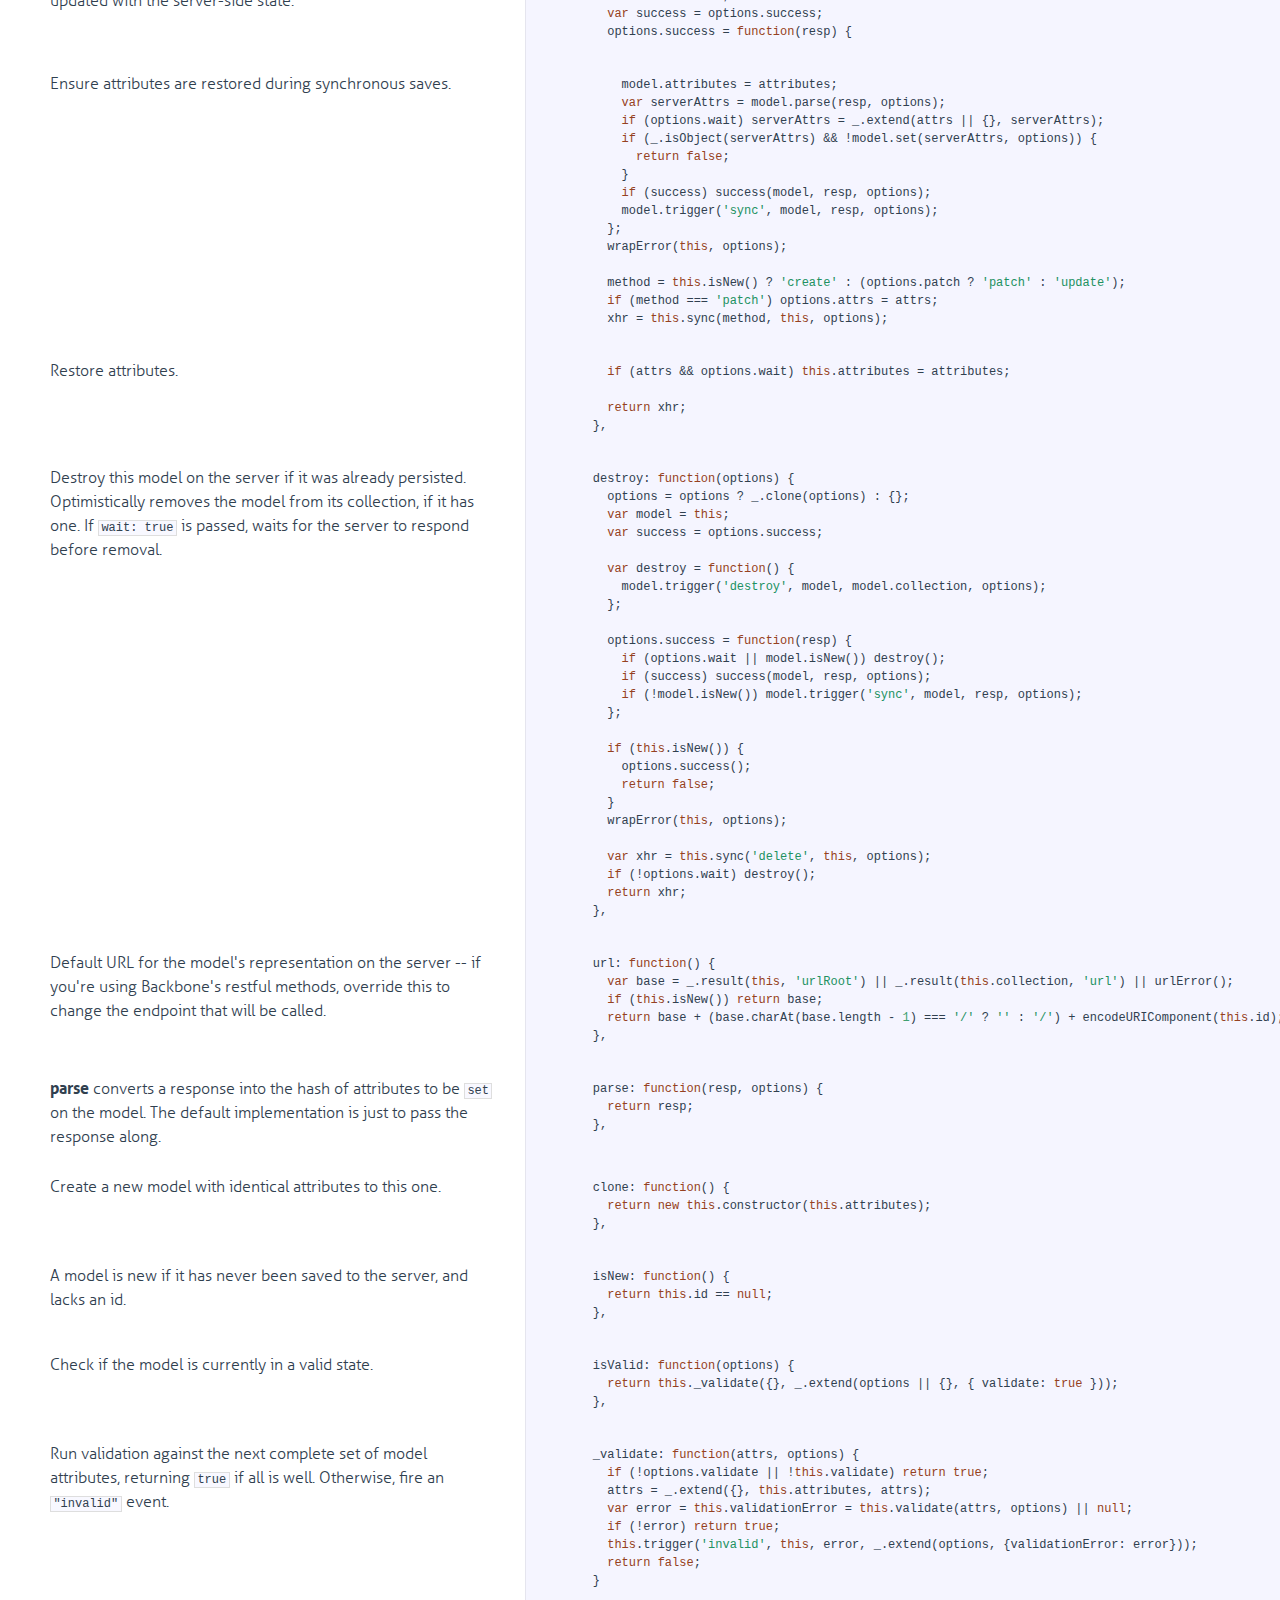
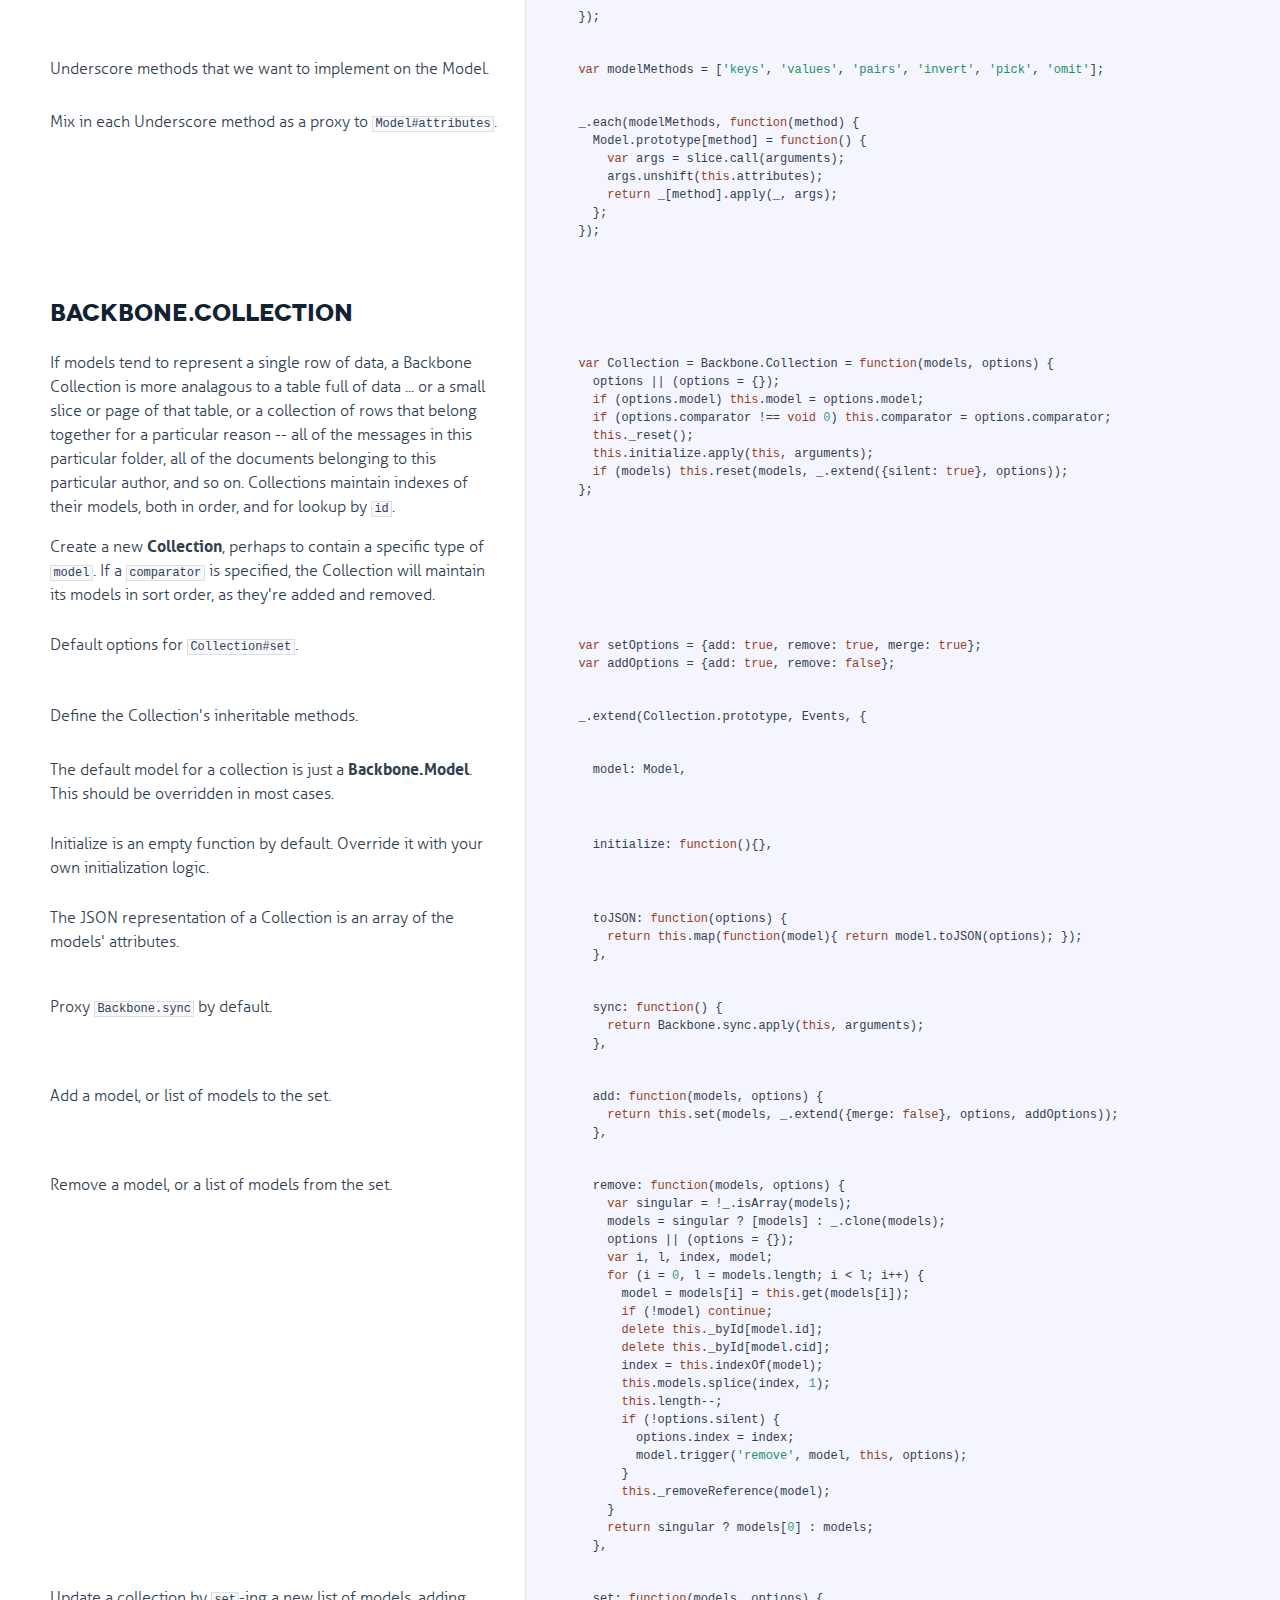
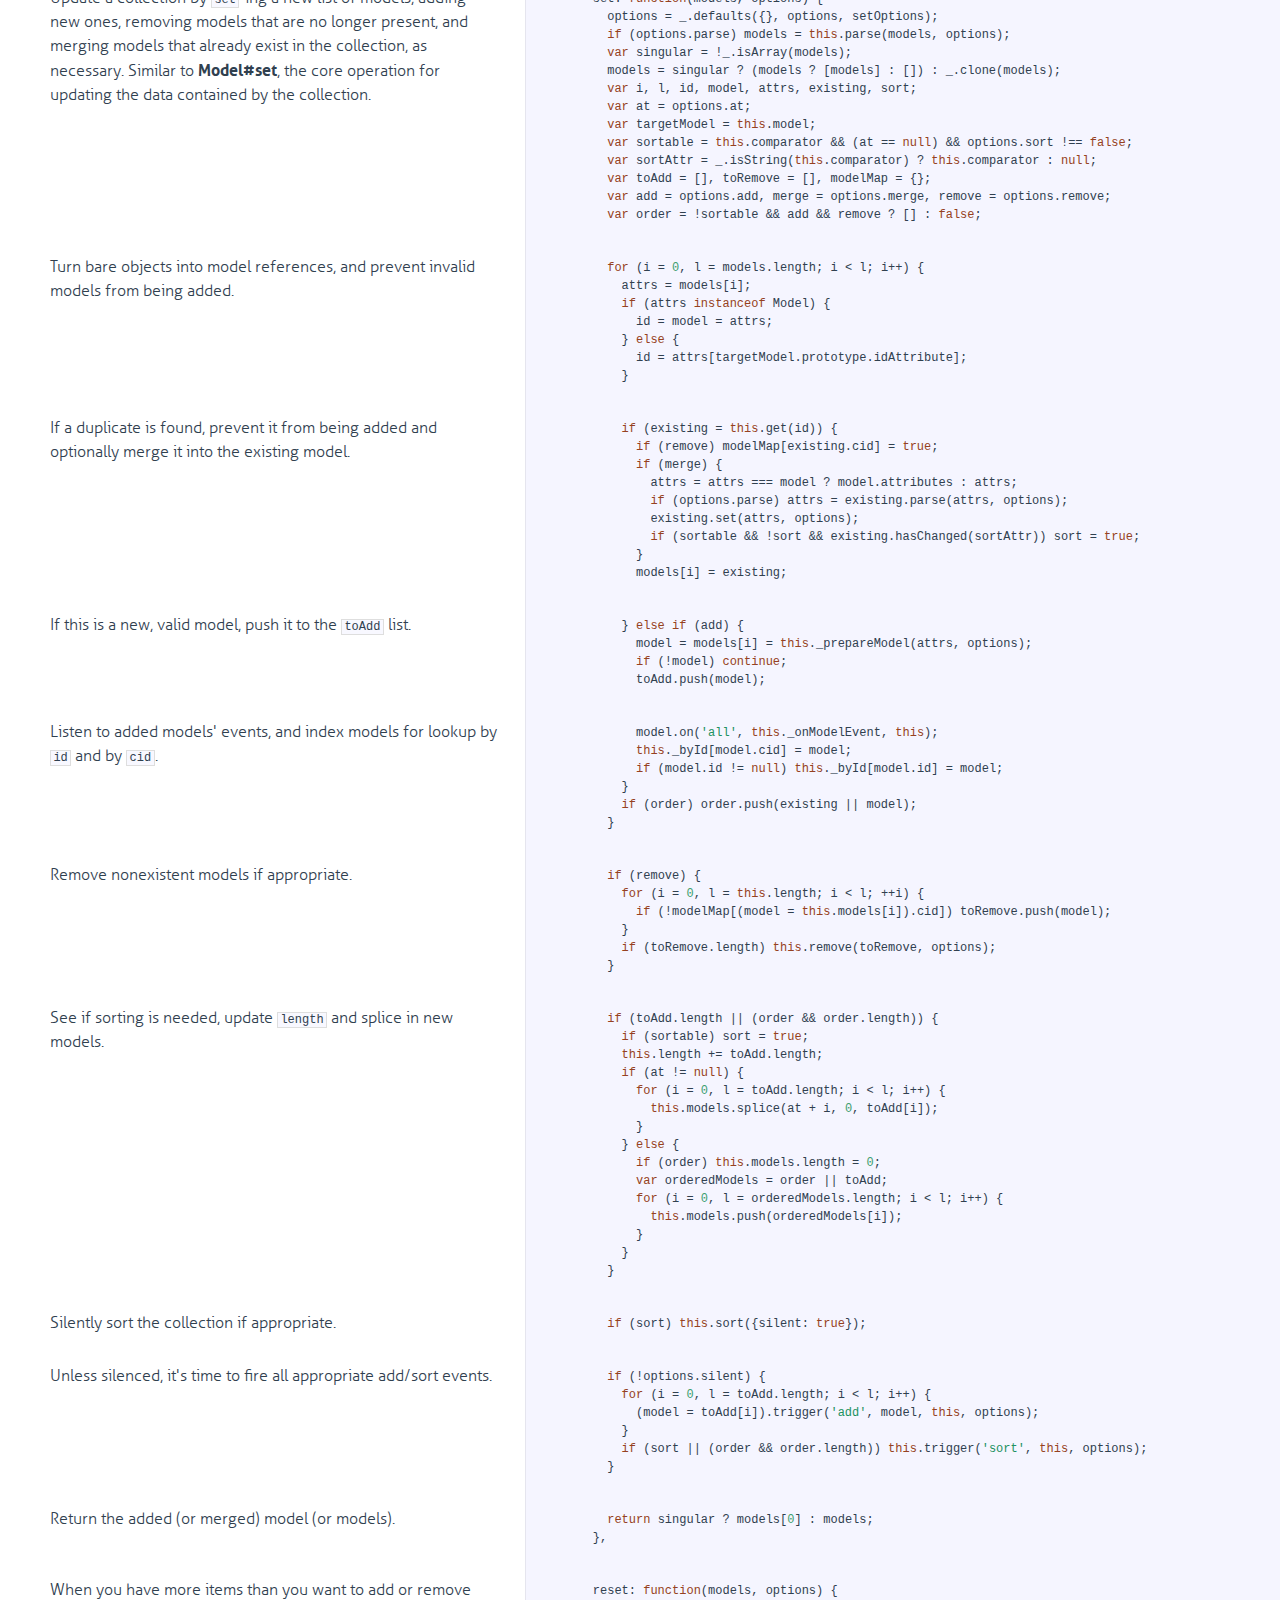
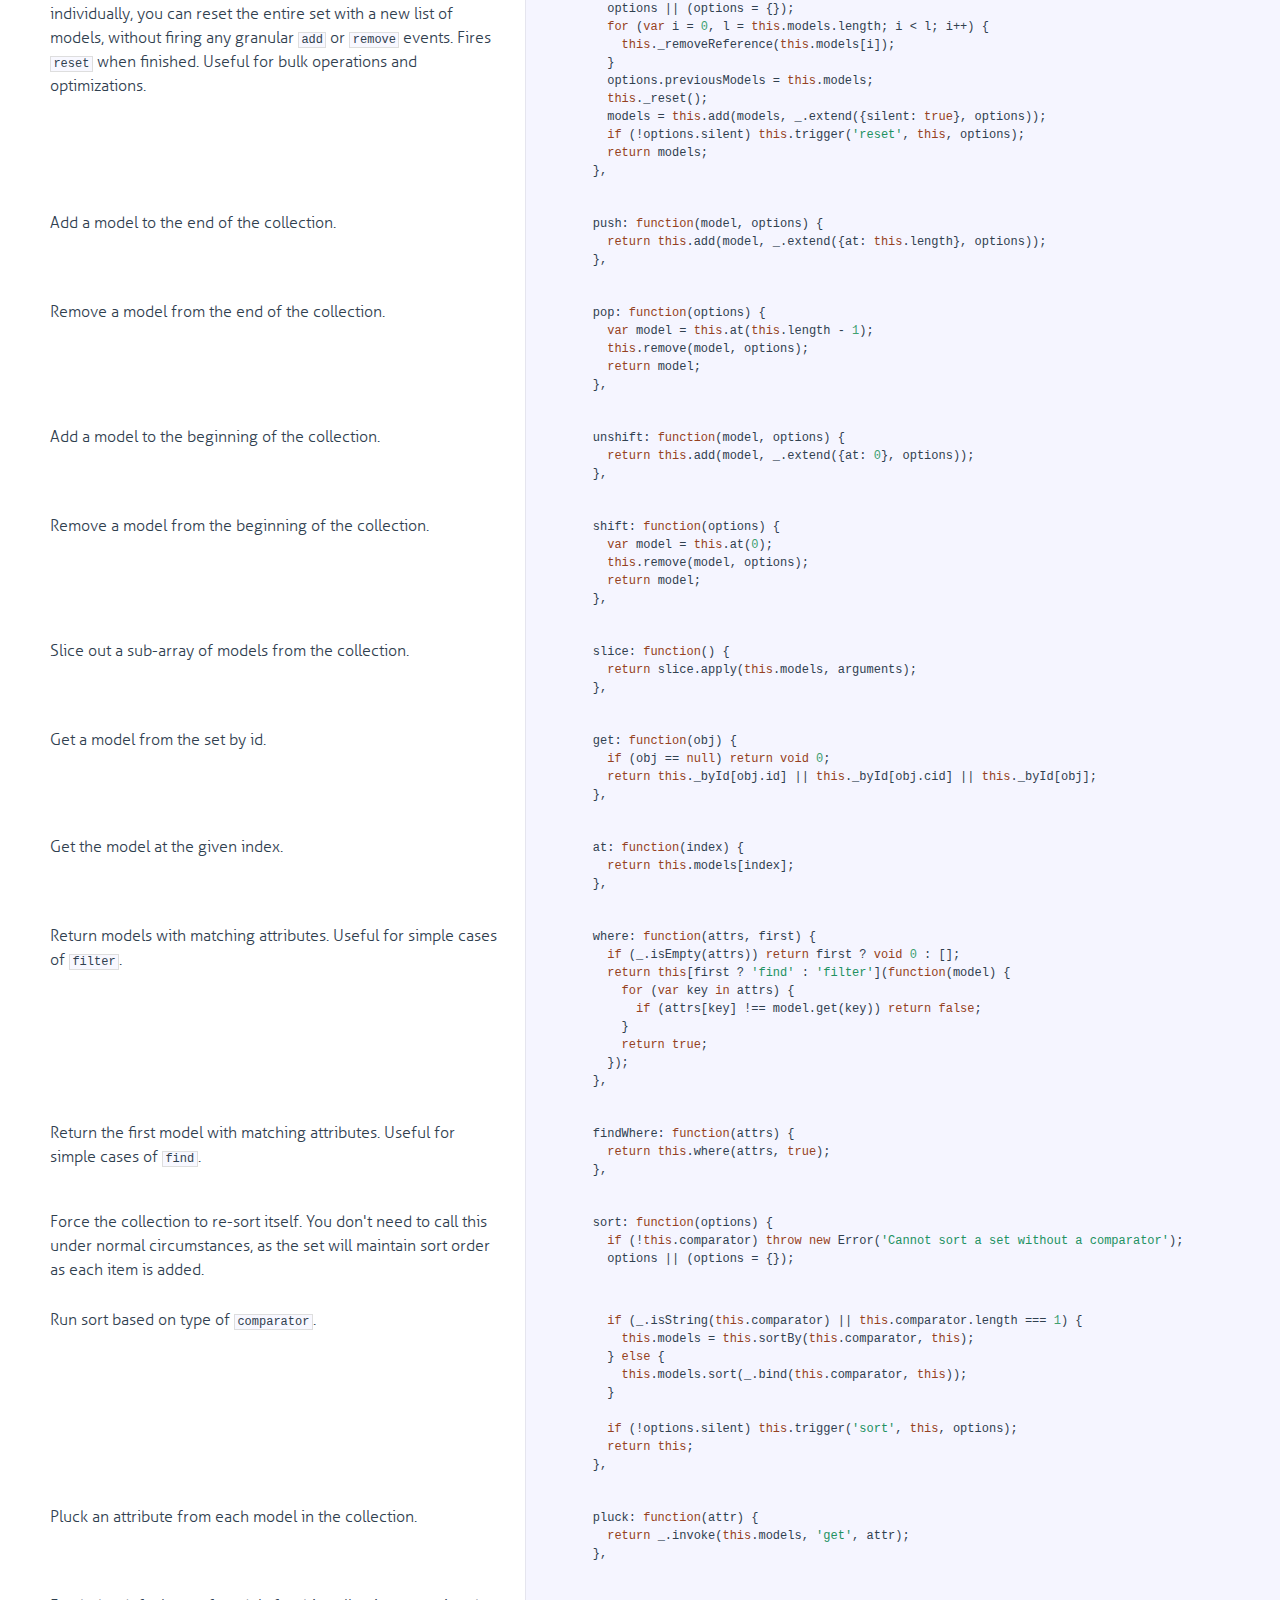
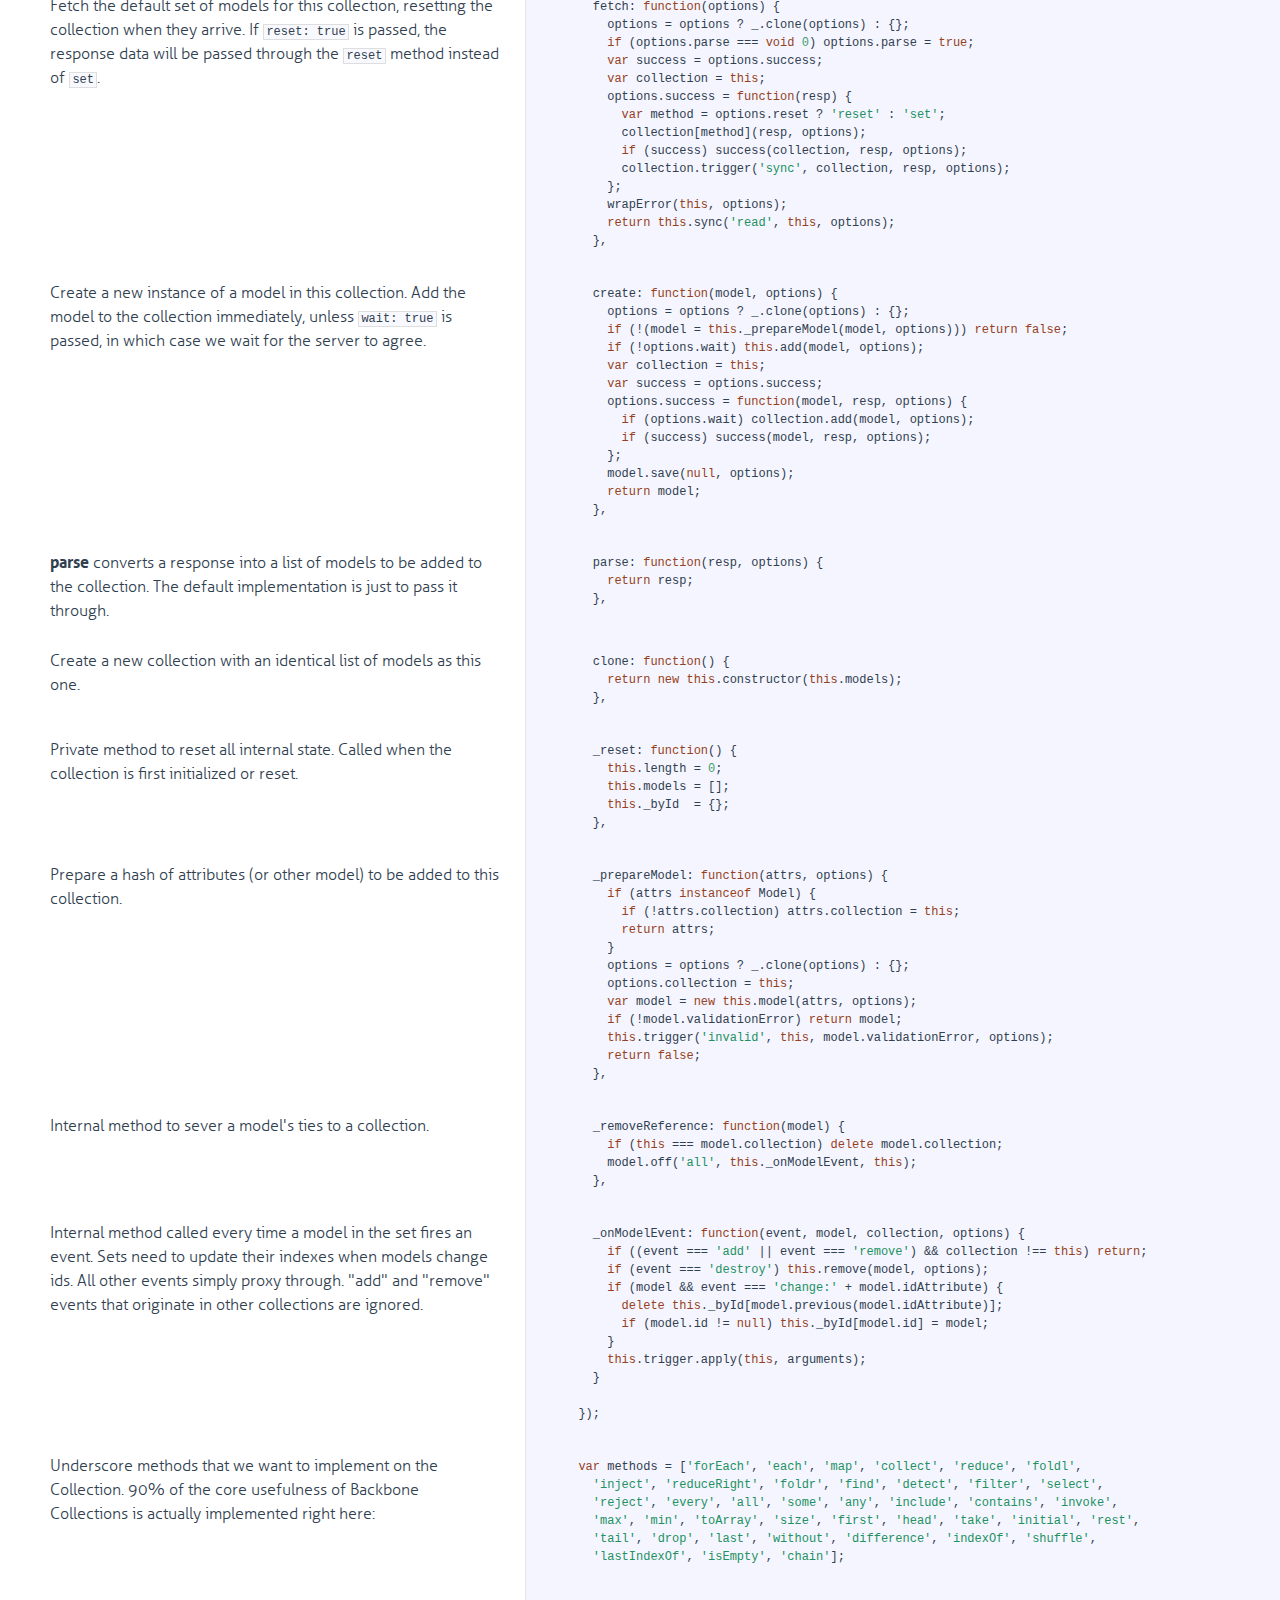
<file: ORM_Refactor/client/bower_components/backbone/docs/backbone.html>
<!DOCTYPE html>

<html>
<head>
  <title>backbone.js</title>
  <meta http-equiv="content-type" content="text/html; charset=UTF-8">
  <meta name="viewport" content="width=device-width, target-densitydpi=160dpi, initial-scale=1.0; maximum-scale=1.0; user-scalable=0;">
  <link rel="stylesheet" media="all" href="docco.css" />
</head>
<body>
  <div id="container">
    <div id="background"></div>
    
    <ul class="sections">
        
          <li id="title">
              <div class="annotation">
                  <h1>backbone.js</h1>
              </div>
          </li>
        
        
        
        <li id="section-1">
            <div class="annotation">
              
              <div class="pilwrap ">
                <a class="pilcrow" href="#section-1">&#182;</a>
              </div>
              <pre><code>Backbone.js 1.1.0

(c) 2010-2011 Jeremy Ashkenas, DocumentCloud Inc.
(c) 2011-2013 Jeremy Ashkenas, DocumentCloud and Investigative Reporters &amp; Editors
Backbone may be freely distributed under the MIT license.
For all details and documentation:
http://backbonejs.org</code></pre>

            </div>
            
            <div class="content"><div class='highlight'><pre>(<span class="keyword">function</span>(){</pre></div></div>
            
        </li>
        
        
        <li id="section-2">
            <div class="annotation">
              
              <div class="pilwrap for-h2">
                <a class="pilcrow" href="#section-2">&#182;</a>
              </div>
              <h2>Initial Setup</h2>

            </div>
            
        </li>
        
        
        <li id="section-3">
            <div class="annotation">
              
              <div class="pilwrap ">
                <a class="pilcrow" href="#section-3">&#182;</a>
              </div>
              <p>Save a reference to the global object (<code>window</code> in the browser, <code>exports</code>
on the server).</p>

            </div>
            
            <div class="content"><div class='highlight'><pre>  <span class="keyword">var</span> root = <span class="keyword">this</span>;</pre></div></div>
            
        </li>
        
        
        <li id="section-4">
            <div class="annotation">
              
              <div class="pilwrap ">
                <a class="pilcrow" href="#section-4">&#182;</a>
              </div>
              <p>Save the previous value of the <code>Backbone</code> variable, so that it can be
restored later on, if <code>noConflict</code> is used.</p>

            </div>
            
            <div class="content"><div class='highlight'><pre>  <span class="keyword">var</span> previousBackbone = root.Backbone;</pre></div></div>
            
        </li>
        
        
        <li id="section-5">
            <div class="annotation">
              
              <div class="pilwrap ">
                <a class="pilcrow" href="#section-5">&#182;</a>
              </div>
              <p>Create local references to array methods we&#39;ll want to use later.</p>

            </div>
            
            <div class="content"><div class='highlight'><pre>  <span class="keyword">var</span> array = [];
  <span class="keyword">var</span> push = array.push;
  <span class="keyword">var</span> slice = array.slice;
  <span class="keyword">var</span> splice = array.splice;</pre></div></div>
            
        </li>
        
        
        <li id="section-6">
            <div class="annotation">
              
              <div class="pilwrap ">
                <a class="pilcrow" href="#section-6">&#182;</a>
              </div>
              <p>The top-level namespace. All public Backbone classes and modules will
be attached to this. Exported for both the browser and the server.</p>

            </div>
            
            <div class="content"><div class='highlight'><pre>  <span class="keyword">var</span> Backbone;
  <span class="keyword">if</span> (<span class="keyword">typeof</span> exports !== <span class="string">'undefined'</span>) {
    Backbone = exports;
  } <span class="keyword">else</span> {
    Backbone = root.Backbone = {};
  }</pre></div></div>
            
        </li>
        
        
        <li id="section-7">
            <div class="annotation">
              
              <div class="pilwrap ">
                <a class="pilcrow" href="#section-7">&#182;</a>
              </div>
              <p>Current version of the library. Keep in sync with <code>package.json</code>.</p>

            </div>
            
            <div class="content"><div class='highlight'><pre>  Backbone.VERSION = <span class="string">'1.1.0'</span>;</pre></div></div>
            
        </li>
        
        
        <li id="section-8">
            <div class="annotation">
              
              <div class="pilwrap ">
                <a class="pilcrow" href="#section-8">&#182;</a>
              </div>
              <p>Require Underscore, if we&#39;re on the server, and it&#39;s not already present.</p>

            </div>
            
            <div class="content"><div class='highlight'><pre>  <span class="keyword">var</span> _ = root._;
  <span class="keyword">if</span> (!_ &amp;&amp; (<span class="keyword">typeof</span> require !== <span class="string">'undefined'</span>)) _ = require(<span class="string">'underscore'</span>);</pre></div></div>
            
        </li>
        
        
        <li id="section-9">
            <div class="annotation">
              
              <div class="pilwrap ">
                <a class="pilcrow" href="#section-9">&#182;</a>
              </div>
              <p>For Backbone&#39;s purposes, jQuery, Zepto, Ender, or My Library (kidding) owns
the <code>$</code> variable.</p>

            </div>
            
            <div class="content"><div class='highlight'><pre>  Backbone.$ = root.jQuery || root.Zepto || root.ender || root.$;</pre></div></div>
            
        </li>
        
        
        <li id="section-10">
            <div class="annotation">
              
              <div class="pilwrap ">
                <a class="pilcrow" href="#section-10">&#182;</a>
              </div>
              <p>Runs Backbone.js in <em>noConflict</em> mode, returning the <code>Backbone</code> variable
to its previous owner. Returns a reference to this Backbone object.</p>

            </div>
            
            <div class="content"><div class='highlight'><pre>  Backbone.noConflict = <span class="keyword">function</span>() {
    root.Backbone = previousBackbone;
    <span class="keyword">return</span> <span class="keyword">this</span>;
  };</pre></div></div>
            
        </li>
        
        
        <li id="section-11">
            <div class="annotation">
              
              <div class="pilwrap ">
                <a class="pilcrow" href="#section-11">&#182;</a>
              </div>
              <p>Turn on <code>emulateHTTP</code> to support legacy HTTP servers. Setting this option
will fake <code>&quot;PATCH&quot;</code>, <code>&quot;PUT&quot;</code> and <code>&quot;DELETE&quot;</code> requests via the <code>_method</code> parameter and
set a <code>X-Http-Method-Override</code> header.</p>

            </div>
            
            <div class="content"><div class='highlight'><pre>  Backbone.emulateHTTP = <span class="literal">false</span>;</pre></div></div>
            
        </li>
        
        
        <li id="section-12">
            <div class="annotation">
              
              <div class="pilwrap ">
                <a class="pilcrow" href="#section-12">&#182;</a>
              </div>
              <p>Turn on <code>emulateJSON</code> to support legacy servers that can&#39;t deal with direct
<code>application/json</code> requests ... will encode the body as
<code>application/x-www-form-urlencoded</code> instead and will send the model in a
form param named <code>model</code>.</p>

            </div>
            
            <div class="content"><div class='highlight'><pre>  Backbone.emulateJSON = <span class="literal">false</span>;</pre></div></div>
            
        </li>
        
        
        <li id="section-13">
            <div class="annotation">
              
              <div class="pilwrap for-h2">
                <a class="pilcrow" href="#section-13">&#182;</a>
              </div>
              <h2>Backbone.Events</h2>

            </div>
            
        </li>
        
        
        <li id="section-14">
            <div class="annotation">
              
              <div class="pilwrap ">
                <a class="pilcrow" href="#section-14">&#182;</a>
              </div>
              <p>A module that can be mixed in to <em>any object</em> in order to provide it with
custom events. You may bind with <code>on</code> or remove with <code>off</code> callback
functions to an event; <code>trigger</code>-ing an event fires all callbacks in
succession.</p>
<pre><code>var object = {};
_.extend(object, Backbone.Events);
object.on(&#39;expand&#39;, function(){ alert(&#39;expanded&#39;); });
object.trigger(&#39;expand&#39;);</code></pre>

            </div>
            
            <div class="content"><div class='highlight'><pre>  <span class="keyword">var</span> Events = Backbone.Events = {</pre></div></div>
            
        </li>
        
        
        <li id="section-15">
            <div class="annotation">
              
              <div class="pilwrap ">
                <a class="pilcrow" href="#section-15">&#182;</a>
              </div>
              <p>Bind an event to a <code>callback</code> function. Passing <code>&quot;all&quot;</code> will bind
the callback to all events fired.</p>

            </div>
            
            <div class="content"><div class='highlight'><pre>    on: <span class="keyword">function</span>(name, callback, context) {
      <span class="keyword">if</span> (!eventsApi(<span class="keyword">this</span>, <span class="string">'on'</span>, name, [callback, context]) || !callback) <span class="keyword">return</span> <span class="keyword">this</span>;
      <span class="keyword">this</span>._events || (<span class="keyword">this</span>._events = {});
      <span class="keyword">var</span> events = <span class="keyword">this</span>._events[name] || (<span class="keyword">this</span>._events[name] = []);
      events.push({callback: callback, context: context, ctx: context || <span class="keyword">this</span>});
      <span class="keyword">return</span> <span class="keyword">this</span>;
    },</pre></div></div>
            
        </li>
        
        
        <li id="section-16">
            <div class="annotation">
              
              <div class="pilwrap ">
                <a class="pilcrow" href="#section-16">&#182;</a>
              </div>
              <p>Bind an event to only be triggered a single time. After the first time
the callback is invoked, it will be removed.</p>

            </div>
            
            <div class="content"><div class='highlight'><pre>    once: <span class="keyword">function</span>(name, callback, context) {
      <span class="keyword">if</span> (!eventsApi(<span class="keyword">this</span>, <span class="string">'once'</span>, name, [callback, context]) || !callback) <span class="keyword">return</span> <span class="keyword">this</span>;
      <span class="keyword">var</span> self = <span class="keyword">this</span>;
      <span class="keyword">var</span> once = _.once(<span class="keyword">function</span>() {
        self.off(name, once);
        callback.apply(<span class="keyword">this</span>, arguments);
      });
      once._callback = callback;
      <span class="keyword">return</span> <span class="keyword">this</span>.on(name, once, context);
    },</pre></div></div>
            
        </li>
        
        
        <li id="section-17">
            <div class="annotation">
              
              <div class="pilwrap ">
                <a class="pilcrow" href="#section-17">&#182;</a>
              </div>
              <p>Remove one or many callbacks. If <code>context</code> is null, removes all
callbacks with that function. If <code>callback</code> is null, removes all
callbacks for the event. If <code>name</code> is null, removes all bound
callbacks for all events.</p>

            </div>
            
            <div class="content"><div class='highlight'><pre>    off: <span class="keyword">function</span>(name, callback, context) {
      <span class="keyword">var</span> retain, ev, events, names, i, l, j, k;
      <span class="keyword">if</span> (!<span class="keyword">this</span>._events || !eventsApi(<span class="keyword">this</span>, <span class="string">'off'</span>, name, [callback, context])) <span class="keyword">return</span> <span class="keyword">this</span>;
      <span class="keyword">if</span> (!name &amp;&amp; !callback &amp;&amp; !context) {
        <span class="keyword">this</span>._events = {};
        <span class="keyword">return</span> <span class="keyword">this</span>;
      }
      names = name ? [name] : _.keys(<span class="keyword">this</span>._events);
      <span class="keyword">for</span> (i = <span class="number">0</span>, l = names.length; i &lt; l; i++) {
        name = names[i];
        <span class="keyword">if</span> (events = <span class="keyword">this</span>._events[name]) {
          <span class="keyword">this</span>._events[name] = retain = [];
          <span class="keyword">if</span> (callback || context) {
            <span class="keyword">for</span> (j = <span class="number">0</span>, k = events.length; j &lt; k; j++) {
              ev = events[j];
              <span class="keyword">if</span> ((callback &amp;&amp; callback !== ev.callback &amp;&amp; callback !== ev.callback._callback) ||
                  (context &amp;&amp; context !== ev.context)) {
                retain.push(ev);
              }
            }
          }
          <span class="keyword">if</span> (!retain.length) <span class="keyword">delete</span> <span class="keyword">this</span>._events[name];
        }
      }

      <span class="keyword">return</span> <span class="keyword">this</span>;
    },</pre></div></div>
            
        </li>
        
        
        <li id="section-18">
            <div class="annotation">
              
              <div class="pilwrap ">
                <a class="pilcrow" href="#section-18">&#182;</a>
              </div>
              <p>Trigger one or many events, firing all bound callbacks. Callbacks are
passed the same arguments as <code>trigger</code> is, apart from the event name
(unless you&#39;re listening on <code>&quot;all&quot;</code>, which will cause your callback to
receive the true name of the event as the first argument).</p>

            </div>
            
            <div class="content"><div class='highlight'><pre>    trigger: <span class="keyword">function</span>(name) {
      <span class="keyword">if</span> (!<span class="keyword">this</span>._events) <span class="keyword">return</span> <span class="keyword">this</span>;
      <span class="keyword">var</span> args = slice.call(arguments, <span class="number">1</span>);
      <span class="keyword">if</span> (!eventsApi(<span class="keyword">this</span>, <span class="string">'trigger'</span>, name, args)) <span class="keyword">return</span> <span class="keyword">this</span>;
      <span class="keyword">var</span> events = <span class="keyword">this</span>._events[name];
      <span class="keyword">var</span> allEvents = <span class="keyword">this</span>._events.all;
      <span class="keyword">if</span> (events) triggerEvents(events, args);
      <span class="keyword">if</span> (allEvents) triggerEvents(allEvents, arguments);
      <span class="keyword">return</span> <span class="keyword">this</span>;
    },</pre></div></div>
            
        </li>
        
        
        <li id="section-19">
            <div class="annotation">
              
              <div class="pilwrap ">
                <a class="pilcrow" href="#section-19">&#182;</a>
              </div>
              <p>Tell this object to stop listening to either specific events ... or
to every object it&#39;s currently listening to.</p>

            </div>
            
            <div class="content"><div class='highlight'><pre>    stopListening: <span class="keyword">function</span>(obj, name, callback) {
      <span class="keyword">var</span> listeningTo = <span class="keyword">this</span>._listeningTo;
      <span class="keyword">if</span> (!listeningTo) <span class="keyword">return</span> <span class="keyword">this</span>;
      <span class="keyword">var</span> remove = !name &amp;&amp; !callback;
      <span class="keyword">if</span> (!callback &amp;&amp; <span class="keyword">typeof</span> name === <span class="string">'object'</span>) callback = <span class="keyword">this</span>;
      <span class="keyword">if</span> (obj) (listeningTo = {})[obj._listenId] = obj;
      <span class="keyword">for</span> (<span class="keyword">var</span> id <span class="keyword">in</span> listeningTo) {
        obj = listeningTo[id];
        obj.off(name, callback, <span class="keyword">this</span>);
        <span class="keyword">if</span> (remove || _.isEmpty(obj._events)) <span class="keyword">delete</span> <span class="keyword">this</span>._listeningTo[id];
      }
      <span class="keyword">return</span> <span class="keyword">this</span>;
    }

  };</pre></div></div>
            
        </li>
        
        
        <li id="section-20">
            <div class="annotation">
              
              <div class="pilwrap ">
                <a class="pilcrow" href="#section-20">&#182;</a>
              </div>
              <p>Regular expression used to split event strings.</p>

            </div>
            
            <div class="content"><div class='highlight'><pre>  <span class="keyword">var</span> eventSplitter = <span class="regexp">/\s+/</span>;</pre></div></div>
            
        </li>
        
        
        <li id="section-21">
            <div class="annotation">
              
              <div class="pilwrap ">
                <a class="pilcrow" href="#section-21">&#182;</a>
              </div>
              <p>Implement fancy features of the Events API such as multiple event
names <code>&quot;change blur&quot;</code> and jQuery-style event maps <code>{change: action}</code>
in terms of the existing API.</p>

            </div>
            
            <div class="content"><div class='highlight'><pre>  <span class="keyword">var</span> eventsApi = <span class="keyword">function</span>(obj, action, name, rest) {
    <span class="keyword">if</span> (!name) <span class="keyword">return</span> <span class="literal">true</span>;</pre></div></div>
            
        </li>
        
        
        <li id="section-22">
            <div class="annotation">
              
              <div class="pilwrap ">
                <a class="pilcrow" href="#section-22">&#182;</a>
              </div>
              <p>Handle event maps.</p>

            </div>
            
            <div class="content"><div class='highlight'><pre>    <span class="keyword">if</span> (<span class="keyword">typeof</span> name === <span class="string">'object'</span>) {
      <span class="keyword">for</span> (<span class="keyword">var</span> key <span class="keyword">in</span> name) {
        obj[action].apply(obj, [key, name[key]].concat(rest));
      }
      <span class="keyword">return</span> <span class="literal">false</span>;
    }</pre></div></div>
            
        </li>
        
        
        <li id="section-23">
            <div class="annotation">
              
              <div class="pilwrap ">
                <a class="pilcrow" href="#section-23">&#182;</a>
              </div>
              <p>Handle space separated event names.</p>

            </div>
            
            <div class="content"><div class='highlight'><pre>    <span class="keyword">if</span> (eventSplitter.test(name)) {
      <span class="keyword">var</span> names = name.split(eventSplitter);
      <span class="keyword">for</span> (<span class="keyword">var</span> i = <span class="number">0</span>, l = names.length; i &lt; l; i++) {
        obj[action].apply(obj, [names[i]].concat(rest));
      }
      <span class="keyword">return</span> <span class="literal">false</span>;
    }

    <span class="keyword">return</span> <span class="literal">true</span>;
  };</pre></div></div>
            
        </li>
        
        
        <li id="section-24">
            <div class="annotation">
              
              <div class="pilwrap ">
                <a class="pilcrow" href="#section-24">&#182;</a>
              </div>
              <p>A difficult-to-believe, but optimized internal dispatch function for
triggering events. Tries to keep the usual cases speedy (most internal
Backbone events have 3 arguments).</p>

            </div>
            
            <div class="content"><div class='highlight'><pre>  <span class="keyword">var</span> triggerEvents = <span class="keyword">function</span>(events, args) {
    <span class="keyword">var</span> ev, i = -<span class="number">1</span>, l = events.length, a1 = args[<span class="number">0</span>], a2 = args[<span class="number">1</span>], a3 = args[<span class="number">2</span>];
    <span class="keyword">switch</span> (args.length) {
      <span class="keyword">case</span> <span class="number">0</span>: <span class="keyword">while</span> (++i &lt; l) (ev = events[i]).callback.call(ev.ctx); <span class="keyword">return</span>;
      <span class="keyword">case</span> <span class="number">1</span>: <span class="keyword">while</span> (++i &lt; l) (ev = events[i]).callback.call(ev.ctx, a1); <span class="keyword">return</span>;
      <span class="keyword">case</span> <span class="number">2</span>: <span class="keyword">while</span> (++i &lt; l) (ev = events[i]).callback.call(ev.ctx, a1, a2); <span class="keyword">return</span>;
      <span class="keyword">case</span> <span class="number">3</span>: <span class="keyword">while</span> (++i &lt; l) (ev = events[i]).callback.call(ev.ctx, a1, a2, a3); <span class="keyword">return</span>;
      <span class="keyword">default</span>: <span class="keyword">while</span> (++i &lt; l) (ev = events[i]).callback.apply(ev.ctx, args);
    }
  };

  <span class="keyword">var</span> listenMethods = {listenTo: <span class="string">'on'</span>, listenToOnce: <span class="string">'once'</span>};</pre></div></div>
            
        </li>
        
        
        <li id="section-25">
            <div class="annotation">
              
              <div class="pilwrap ">
                <a class="pilcrow" href="#section-25">&#182;</a>
              </div>
              <p>Inversion-of-control versions of <code>on</code> and <code>once</code>. Tell <em>this</em> object to
listen to an event in another object ... keeping track of what it&#39;s
listening to.</p>

            </div>
            
            <div class="content"><div class='highlight'><pre>  _.each(listenMethods, <span class="keyword">function</span>(implementation, method) {
    Events[method] = <span class="keyword">function</span>(obj, name, callback) {
      <span class="keyword">var</span> listeningTo = <span class="keyword">this</span>._listeningTo || (<span class="keyword">this</span>._listeningTo = {});
      <span class="keyword">var</span> id = obj._listenId || (obj._listenId = _.uniqueId(<span class="string">'l'</span>));
      listeningTo[id] = obj;
      <span class="keyword">if</span> (!callback &amp;&amp; <span class="keyword">typeof</span> name === <span class="string">'object'</span>) callback = <span class="keyword">this</span>;
      obj[implementation](name, callback, <span class="keyword">this</span>);
      <span class="keyword">return</span> <span class="keyword">this</span>;
    };
  });</pre></div></div>
            
        </li>
        
        
        <li id="section-26">
            <div class="annotation">
              
              <div class="pilwrap ">
                <a class="pilcrow" href="#section-26">&#182;</a>
              </div>
              <p>Aliases for backwards compatibility.</p>

            </div>
            
            <div class="content"><div class='highlight'><pre>  Events.bind   = Events.on;
  Events.unbind = Events.off;</pre></div></div>
            
        </li>
        
        
        <li id="section-27">
            <div class="annotation">
              
              <div class="pilwrap ">
                <a class="pilcrow" href="#section-27">&#182;</a>
              </div>
              <p>Allow the <code>Backbone</code> object to serve as a global event bus, for folks who
want global &quot;pubsub&quot; in a convenient place.</p>

            </div>
            
            <div class="content"><div class='highlight'><pre>  _.extend(Backbone, Events);</pre></div></div>
            
        </li>
        
        
        <li id="section-28">
            <div class="annotation">
              
              <div class="pilwrap for-h2">
                <a class="pilcrow" href="#section-28">&#182;</a>
              </div>
              <h2>Backbone.Model</h2>

            </div>
            
        </li>
        
        
        <li id="section-29">
            <div class="annotation">
              
              <div class="pilwrap ">
                <a class="pilcrow" href="#section-29">&#182;</a>
              </div>
              <p>Backbone <strong>Models</strong> are the basic data object in the framework --
frequently representing a row in a table in a database on your server.
A discrete chunk of data and a bunch of useful, related methods for
performing computations and transformations on that data.</p>
<p>Create a new model with the specified attributes. A client id (<code>cid</code>)
is automatically generated and assigned for you.</p>

            </div>
            
            <div class="content"><div class='highlight'><pre>  <span class="keyword">var</span> Model = Backbone.Model = <span class="keyword">function</span>(attributes, options) {
    <span class="keyword">var</span> attrs = attributes || {};
    options || (options = {});
    <span class="keyword">this</span>.cid = _.uniqueId(<span class="string">'c'</span>);
    <span class="keyword">this</span>.attributes = {};
    <span class="keyword">if</span> (options.collection) <span class="keyword">this</span>.collection = options.collection;
    <span class="keyword">if</span> (options.parse) attrs = <span class="keyword">this</span>.parse(attrs, options) || {};
    attrs = _.defaults({}, attrs, _.result(<span class="keyword">this</span>, <span class="string">'defaults'</span>));
    <span class="keyword">this</span>.set(attrs, options);
    <span class="keyword">this</span>.changed = {};
    <span class="keyword">this</span>.initialize.apply(<span class="keyword">this</span>, arguments);
  };</pre></div></div>
            
        </li>
        
        
        <li id="section-30">
            <div class="annotation">
              
              <div class="pilwrap ">
                <a class="pilcrow" href="#section-30">&#182;</a>
              </div>
              <p>Attach all inheritable methods to the Model prototype.</p>

            </div>
            
            <div class="content"><div class='highlight'><pre>  _.extend(Model.prototype, Events, {</pre></div></div>
            
        </li>
        
        
        <li id="section-31">
            <div class="annotation">
              
              <div class="pilwrap ">
                <a class="pilcrow" href="#section-31">&#182;</a>
              </div>
              <p>A hash of attributes whose current and previous value differ.</p>

            </div>
            
            <div class="content"><div class='highlight'><pre>    changed: <span class="literal">null</span>,</pre></div></div>
            
        </li>
        
        
        <li id="section-32">
            <div class="annotation">
              
              <div class="pilwrap ">
                <a class="pilcrow" href="#section-32">&#182;</a>
              </div>
              <p>The value returned during the last failed validation.</p>

            </div>
            
            <div class="content"><div class='highlight'><pre>    validationError: <span class="literal">null</span>,</pre></div></div>
            
        </li>
        
        
        <li id="section-33">
            <div class="annotation">
              
              <div class="pilwrap ">
                <a class="pilcrow" href="#section-33">&#182;</a>
              </div>
              <p>The default name for the JSON <code>id</code> attribute is <code>&quot;id&quot;</code>. MongoDB and
CouchDB users may want to set this to <code>&quot;_id&quot;</code>.</p>

            </div>
            
            <div class="content"><div class='highlight'><pre>    idAttribute: <span class="string">'id'</span>,</pre></div></div>
            
        </li>
        
        
        <li id="section-34">
            <div class="annotation">
              
              <div class="pilwrap ">
                <a class="pilcrow" href="#section-34">&#182;</a>
              </div>
              <p>Initialize is an empty function by default. Override it with your own
initialization logic.</p>

            </div>
            
            <div class="content"><div class='highlight'><pre>    initialize: <span class="keyword">function</span>(){},</pre></div></div>
            
        </li>
        
        
        <li id="section-35">
            <div class="annotation">
              
              <div class="pilwrap ">
                <a class="pilcrow" href="#section-35">&#182;</a>
              </div>
              <p>Return a copy of the model&#39;s <code>attributes</code> object.</p>

            </div>
            
            <div class="content"><div class='highlight'><pre>    toJSON: <span class="keyword">function</span>(options) {
      <span class="keyword">return</span> _.clone(<span class="keyword">this</span>.attributes);
    },</pre></div></div>
            
        </li>
        
        
        <li id="section-36">
            <div class="annotation">
              
              <div class="pilwrap ">
                <a class="pilcrow" href="#section-36">&#182;</a>
              </div>
              <p>Proxy <code>Backbone.sync</code> by default -- but override this if you need
custom syncing semantics for <em>this</em> particular model.</p>

            </div>
            
            <div class="content"><div class='highlight'><pre>    sync: <span class="keyword">function</span>() {
      <span class="keyword">return</span> Backbone.sync.apply(<span class="keyword">this</span>, arguments);
    },</pre></div></div>
            
        </li>
        
        
        <li id="section-37">
            <div class="annotation">
              
              <div class="pilwrap ">
                <a class="pilcrow" href="#section-37">&#182;</a>
              </div>
              <p>Get the value of an attribute.</p>

            </div>
            
            <div class="content"><div class='highlight'><pre>    get: <span class="keyword">function</span>(attr) {
      <span class="keyword">return</span> <span class="keyword">this</span>.attributes[attr];
    },</pre></div></div>
            
        </li>
        
        
        <li id="section-38">
            <div class="annotation">
              
              <div class="pilwrap ">
                <a class="pilcrow" href="#section-38">&#182;</a>
              </div>
              <p>Get the HTML-escaped value of an attribute.</p>

            </div>
            
            <div class="content"><div class='highlight'><pre>    escape: <span class="keyword">function</span>(attr) {
      <span class="keyword">return</span> _.escape(<span class="keyword">this</span>.get(attr));
    },</pre></div></div>
            
        </li>
        
        
        <li id="section-39">
            <div class="annotation">
              
              <div class="pilwrap ">
                <a class="pilcrow" href="#section-39">&#182;</a>
              </div>
              <p>Returns <code>true</code> if the attribute contains a value that is not null
or undefined.</p>

            </div>
            
            <div class="content"><div class='highlight'><pre>    has: <span class="keyword">function</span>(attr) {
      <span class="keyword">return</span> <span class="keyword">this</span>.get(attr) != <span class="literal">null</span>;
    },</pre></div></div>
            
        </li>
        
        
        <li id="section-40">
            <div class="annotation">
              
              <div class="pilwrap ">
                <a class="pilcrow" href="#section-40">&#182;</a>
              </div>
              <p>Set a hash of model attributes on the object, firing <code>&quot;change&quot;</code>. This is
the core primitive operation of a model, updating the data and notifying
anyone who needs to know about the change in state. The heart of the beast.</p>

            </div>
            
            <div class="content"><div class='highlight'><pre>    set: <span class="keyword">function</span>(key, val, options) {
      <span class="keyword">var</span> attr, attrs, unset, changes, silent, changing, prev, current;
      <span class="keyword">if</span> (key == <span class="literal">null</span>) <span class="keyword">return</span> <span class="keyword">this</span>;</pre></div></div>
            
        </li>
        
        
        <li id="section-41">
            <div class="annotation">
              
              <div class="pilwrap ">
                <a class="pilcrow" href="#section-41">&#182;</a>
              </div>
              <p>Handle both <code>&quot;key&quot;, value</code> and <code>{key: value}</code> -style arguments.</p>

            </div>
            
            <div class="content"><div class='highlight'><pre>      <span class="keyword">if</span> (<span class="keyword">typeof</span> key === <span class="string">'object'</span>) {
        attrs = key;
        options = val;
      } <span class="keyword">else</span> {
        (attrs = {})[key] = val;
      }

      options || (options = {});</pre></div></div>
            
        </li>
        
        
        <li id="section-42">
            <div class="annotation">
              
              <div class="pilwrap ">
                <a class="pilcrow" href="#section-42">&#182;</a>
              </div>
              <p>Run validation.</p>

            </div>
            
            <div class="content"><div class='highlight'><pre>      <span class="keyword">if</span> (!<span class="keyword">this</span>._validate(attrs, options)) <span class="keyword">return</span> <span class="literal">false</span>;</pre></div></div>
            
        </li>
        
        
        <li id="section-43">
            <div class="annotation">
              
              <div class="pilwrap ">
                <a class="pilcrow" href="#section-43">&#182;</a>
              </div>
              <p>Extract attributes and options.</p>

            </div>
            
            <div class="content"><div class='highlight'><pre>      unset           = options.unset;
      silent          = options.silent;
      changes         = [];
      changing        = <span class="keyword">this</span>._changing;
      <span class="keyword">this</span>._changing  = <span class="literal">true</span>;

      <span class="keyword">if</span> (!changing) {
        <span class="keyword">this</span>._previousAttributes = _.clone(<span class="keyword">this</span>.attributes);
        <span class="keyword">this</span>.changed = {};
      }
      current = <span class="keyword">this</span>.attributes, prev = <span class="keyword">this</span>._previousAttributes;</pre></div></div>
            
        </li>
        
        
        <li id="section-44">
            <div class="annotation">
              
              <div class="pilwrap ">
                <a class="pilcrow" href="#section-44">&#182;</a>
              </div>
              <p>Check for changes of <code>id</code>.</p>

            </div>
            
            <div class="content"><div class='highlight'><pre>      <span class="keyword">if</span> (<span class="keyword">this</span>.idAttribute <span class="keyword">in</span> attrs) <span class="keyword">this</span>.id = attrs[<span class="keyword">this</span>.idAttribute];</pre></div></div>
            
        </li>
        
        
        <li id="section-45">
            <div class="annotation">
              
              <div class="pilwrap ">
                <a class="pilcrow" href="#section-45">&#182;</a>
              </div>
              <p>For each <code>set</code> attribute, update or delete the current value.</p>

            </div>
            
            <div class="content"><div class='highlight'><pre>      <span class="keyword">for</span> (attr <span class="keyword">in</span> attrs) {
        val = attrs[attr];
        <span class="keyword">if</span> (!_.isEqual(current[attr], val)) changes.push(attr);
        <span class="keyword">if</span> (!_.isEqual(prev[attr], val)) {
          <span class="keyword">this</span>.changed[attr] = val;
        } <span class="keyword">else</span> {
          <span class="keyword">delete</span> <span class="keyword">this</span>.changed[attr];
        }
        unset ? <span class="keyword">delete</span> current[attr] : current[attr] = val;
      }</pre></div></div>
            
        </li>
        
        
        <li id="section-46">
            <div class="annotation">
              
              <div class="pilwrap ">
                <a class="pilcrow" href="#section-46">&#182;</a>
              </div>
              <p>Trigger all relevant attribute changes.</p>

            </div>
            
            <div class="content"><div class='highlight'><pre>      <span class="keyword">if</span> (!silent) {
        <span class="keyword">if</span> (changes.length) <span class="keyword">this</span>._pending = <span class="literal">true</span>;
        <span class="keyword">for</span> (<span class="keyword">var</span> i = <span class="number">0</span>, l = changes.length; i &lt; l; i++) {
          <span class="keyword">this</span>.trigger(<span class="string">'change:'</span> + changes[i], <span class="keyword">this</span>, current[changes[i]], options);
        }
      }</pre></div></div>
            
        </li>
        
        
        <li id="section-47">
            <div class="annotation">
              
              <div class="pilwrap ">
                <a class="pilcrow" href="#section-47">&#182;</a>
              </div>
              <p>You might be wondering why there&#39;s a <code>while</code> loop here. Changes can
be recursively nested within <code>&quot;change&quot;</code> events.</p>

            </div>
            
            <div class="content"><div class='highlight'><pre>      <span class="keyword">if</span> (changing) <span class="keyword">return</span> <span class="keyword">this</span>;
      <span class="keyword">if</span> (!silent) {
        <span class="keyword">while</span> (<span class="keyword">this</span>._pending) {
          <span class="keyword">this</span>._pending = <span class="literal">false</span>;
          <span class="keyword">this</span>.trigger(<span class="string">'change'</span>, <span class="keyword">this</span>, options);
        }
      }
      <span class="keyword">this</span>._pending = <span class="literal">false</span>;
      <span class="keyword">this</span>._changing = <span class="literal">false</span>;
      <span class="keyword">return</span> <span class="keyword">this</span>;
    },</pre></div></div>
            
        </li>
        
        
        <li id="section-48">
            <div class="annotation">
              
              <div class="pilwrap ">
                <a class="pilcrow" href="#section-48">&#182;</a>
              </div>
              <p>Remove an attribute from the model, firing <code>&quot;change&quot;</code>. <code>unset</code> is a noop
if the attribute doesn&#39;t exist.</p>

            </div>
            
            <div class="content"><div class='highlight'><pre>    unset: <span class="keyword">function</span>(attr, options) {
      <span class="keyword">return</span> <span class="keyword">this</span>.set(attr, <span class="keyword">void</span> <span class="number">0</span>, _.extend({}, options, {unset: <span class="literal">true</span>}));
    },</pre></div></div>
            
        </li>
        
        
        <li id="section-49">
            <div class="annotation">
              
              <div class="pilwrap ">
                <a class="pilcrow" href="#section-49">&#182;</a>
              </div>
              <p>Clear all attributes on the model, firing <code>&quot;change&quot;</code>.</p>

            </div>
            
            <div class="content"><div class='highlight'><pre>    clear: <span class="keyword">function</span>(options) {
      <span class="keyword">var</span> attrs = {};
      <span class="keyword">for</span> (<span class="keyword">var</span> key <span class="keyword">in</span> <span class="keyword">this</span>.attributes) attrs[key] = <span class="keyword">void</span> <span class="number">0</span>;
      <span class="keyword">return</span> <span class="keyword">this</span>.set(attrs, _.extend({}, options, {unset: <span class="literal">true</span>}));
    },</pre></div></div>
            
        </li>
        
        
        <li id="section-50">
            <div class="annotation">
              
              <div class="pilwrap ">
                <a class="pilcrow" href="#section-50">&#182;</a>
              </div>
              <p>Determine if the model has changed since the last <code>&quot;change&quot;</code> event.
If you specify an attribute name, determine if that attribute has changed.</p>

            </div>
            
            <div class="content"><div class='highlight'><pre>    hasChanged: <span class="keyword">function</span>(attr) {
      <span class="keyword">if</span> (attr == <span class="literal">null</span>) <span class="keyword">return</span> !_.isEmpty(<span class="keyword">this</span>.changed);
      <span class="keyword">return</span> _.has(<span class="keyword">this</span>.changed, attr);
    },</pre></div></div>
            
        </li>
        
        
        <li id="section-51">
            <div class="annotation">
              
              <div class="pilwrap ">
                <a class="pilcrow" href="#section-51">&#182;</a>
              </div>
              <p>Return an object containing all the attributes that have changed, or
false if there are no changed attributes. Useful for determining what
parts of a view need to be updated and/or what attributes need to be
persisted to the server. Unset attributes will be set to undefined.
You can also pass an attributes object to diff against the model,
determining if there <em>would be</em> a change.</p>

            </div>
            
            <div class="content"><div class='highlight'><pre>    changedAttributes: <span class="keyword">function</span>(diff) {
      <span class="keyword">if</span> (!diff) <span class="keyword">return</span> <span class="keyword">this</span>.hasChanged() ? _.clone(<span class="keyword">this</span>.changed) : <span class="literal">false</span>;
      <span class="keyword">var</span> val, changed = <span class="literal">false</span>;
      <span class="keyword">var</span> old = <span class="keyword">this</span>._changing ? <span class="keyword">this</span>._previousAttributes : <span class="keyword">this</span>.attributes;
      <span class="keyword">for</span> (<span class="keyword">var</span> attr <span class="keyword">in</span> diff) {
        <span class="keyword">if</span> (_.isEqual(old[attr], (val = diff[attr]))) <span class="keyword">continue</span>;
        (changed || (changed = {}))[attr] = val;
      }
      <span class="keyword">return</span> changed;
    },</pre></div></div>
            
        </li>
        
        
        <li id="section-52">
            <div class="annotation">
              
              <div class="pilwrap ">
                <a class="pilcrow" href="#section-52">&#182;</a>
              </div>
              <p>Get the previous value of an attribute, recorded at the time the last
<code>&quot;change&quot;</code> event was fired.</p>

            </div>
            
            <div class="content"><div class='highlight'><pre>    previous: <span class="keyword">function</span>(attr) {
      <span class="keyword">if</span> (attr == <span class="literal">null</span> || !<span class="keyword">this</span>._previousAttributes) <span class="keyword">return</span> <span class="literal">null</span>;
      <span class="keyword">return</span> <span class="keyword">this</span>._previousAttributes[attr];
    },</pre></div></div>
            
        </li>
        
        
        <li id="section-53">
            <div class="annotation">
              
              <div class="pilwrap ">
                <a class="pilcrow" href="#section-53">&#182;</a>
              </div>
              <p>Get all of the attributes of the model at the time of the previous
<code>&quot;change&quot;</code> event.</p>

            </div>
            
            <div class="content"><div class='highlight'><pre>    previousAttributes: <span class="keyword">function</span>() {
      <span class="keyword">return</span> _.clone(<span class="keyword">this</span>._previousAttributes);
    },</pre></div></div>
            
        </li>
        
        
        <li id="section-54">
            <div class="annotation">
              
              <div class="pilwrap ">
                <a class="pilcrow" href="#section-54">&#182;</a>
              </div>
              <p>Fetch the model from the server. If the server&#39;s representation of the
model differs from its current attributes, they will be overridden,
triggering a <code>&quot;change&quot;</code> event.</p>

            </div>
            
            <div class="content"><div class='highlight'><pre>    fetch: <span class="keyword">function</span>(options) {
      options = options ? _.clone(options) : {};
      <span class="keyword">if</span> (options.parse === <span class="keyword">void</span> <span class="number">0</span>) options.parse = <span class="literal">true</span>;
      <span class="keyword">var</span> model = <span class="keyword">this</span>;
      <span class="keyword">var</span> success = options.success;
      options.success = <span class="keyword">function</span>(resp) {
        <span class="keyword">if</span> (!model.set(model.parse(resp, options), options)) <span class="keyword">return</span> <span class="literal">false</span>;
        <span class="keyword">if</span> (success) success(model, resp, options);
        model.trigger(<span class="string">'sync'</span>, model, resp, options);
      };
      wrapError(<span class="keyword">this</span>, options);
      <span class="keyword">return</span> <span class="keyword">this</span>.sync(<span class="string">'read'</span>, <span class="keyword">this</span>, options);
    },</pre></div></div>
            
        </li>
        
        
        <li id="section-55">
            <div class="annotation">
              
              <div class="pilwrap ">
                <a class="pilcrow" href="#section-55">&#182;</a>
              </div>
              <p>Set a hash of model attributes, and sync the model to the server.
If the server returns an attributes hash that differs, the model&#39;s
state will be <code>set</code> again.</p>

            </div>
            
            <div class="content"><div class='highlight'><pre>    save: <span class="keyword">function</span>(key, val, options) {
      <span class="keyword">var</span> attrs, method, xhr, attributes = <span class="keyword">this</span>.attributes;</pre></div></div>
            
        </li>
        
        
        <li id="section-56">
            <div class="annotation">
              
              <div class="pilwrap ">
                <a class="pilcrow" href="#section-56">&#182;</a>
              </div>
              <p>Handle both <code>&quot;key&quot;, value</code> and <code>{key: value}</code> -style arguments.</p>

            </div>
            
            <div class="content"><div class='highlight'><pre>      <span class="keyword">if</span> (key == <span class="literal">null</span> || <span class="keyword">typeof</span> key === <span class="string">'object'</span>) {
        attrs = key;
        options = val;
      } <span class="keyword">else</span> {
        (attrs = {})[key] = val;
      }

      options = _.extend({validate: <span class="literal">true</span>}, options);</pre></div></div>
            
        </li>
        
        
        <li id="section-57">
            <div class="annotation">
              
              <div class="pilwrap ">
                <a class="pilcrow" href="#section-57">&#182;</a>
              </div>
              <p>If we&#39;re not waiting and attributes exist, save acts as
<code>set(attr).save(null, opts)</code> with validation. Otherwise, check if
the model will be valid when the attributes, if any, are set.</p>

            </div>
            
            <div class="content"><div class='highlight'><pre>      <span class="keyword">if</span> (attrs &amp;&amp; !options.wait) {
        <span class="keyword">if</span> (!<span class="keyword">this</span>.set(attrs, options)) <span class="keyword">return</span> <span class="literal">false</span>;
      } <span class="keyword">else</span> {
        <span class="keyword">if</span> (!<span class="keyword">this</span>._validate(attrs, options)) <span class="keyword">return</span> <span class="literal">false</span>;
      }</pre></div></div>
            
        </li>
        
        
        <li id="section-58">
            <div class="annotation">
              
              <div class="pilwrap ">
                <a class="pilcrow" href="#section-58">&#182;</a>
              </div>
              <p>Set temporary attributes if <code>{wait: true}</code>.</p>

            </div>
            
            <div class="content"><div class='highlight'><pre>      <span class="keyword">if</span> (attrs &amp;&amp; options.wait) {
        <span class="keyword">this</span>.attributes = _.extend({}, attributes, attrs);
      }</pre></div></div>
            
        </li>
        
        
        <li id="section-59">
            <div class="annotation">
              
              <div class="pilwrap ">
                <a class="pilcrow" href="#section-59">&#182;</a>
              </div>
              <p>After a successful server-side save, the client is (optionally)
updated with the server-side state.</p>

            </div>
            
            <div class="content"><div class='highlight'><pre>      <span class="keyword">if</span> (options.parse === <span class="keyword">void</span> <span class="number">0</span>) options.parse = <span class="literal">true</span>;
      <span class="keyword">var</span> model = <span class="keyword">this</span>;
      <span class="keyword">var</span> success = options.success;
      options.success = <span class="keyword">function</span>(resp) {</pre></div></div>
            
        </li>
        
        
        <li id="section-60">
            <div class="annotation">
              
              <div class="pilwrap ">
                <a class="pilcrow" href="#section-60">&#182;</a>
              </div>
              <p>Ensure attributes are restored during synchronous saves.</p>

            </div>
            
            <div class="content"><div class='highlight'><pre>        model.attributes = attributes;
        <span class="keyword">var</span> serverAttrs = model.parse(resp, options);
        <span class="keyword">if</span> (options.wait) serverAttrs = _.extend(attrs || {}, serverAttrs);
        <span class="keyword">if</span> (_.isObject(serverAttrs) &amp;&amp; !model.set(serverAttrs, options)) {
          <span class="keyword">return</span> <span class="literal">false</span>;
        }
        <span class="keyword">if</span> (success) success(model, resp, options);
        model.trigger(<span class="string">'sync'</span>, model, resp, options);
      };
      wrapError(<span class="keyword">this</span>, options);

      method = <span class="keyword">this</span>.isNew() ? <span class="string">'create'</span> : (options.patch ? <span class="string">'patch'</span> : <span class="string">'update'</span>);
      <span class="keyword">if</span> (method === <span class="string">'patch'</span>) options.attrs = attrs;
      xhr = <span class="keyword">this</span>.sync(method, <span class="keyword">this</span>, options);</pre></div></div>
            
        </li>
        
        
        <li id="section-61">
            <div class="annotation">
              
              <div class="pilwrap ">
                <a class="pilcrow" href="#section-61">&#182;</a>
              </div>
              <p>Restore attributes.</p>

            </div>
            
            <div class="content"><div class='highlight'><pre>      <span class="keyword">if</span> (attrs &amp;&amp; options.wait) <span class="keyword">this</span>.attributes = attributes;

      <span class="keyword">return</span> xhr;
    },</pre></div></div>
            
        </li>
        
        
        <li id="section-62">
            <div class="annotation">
              
              <div class="pilwrap ">
                <a class="pilcrow" href="#section-62">&#182;</a>
              </div>
              <p>Destroy this model on the server if it was already persisted.
Optimistically removes the model from its collection, if it has one.
If <code>wait: true</code> is passed, waits for the server to respond before removal.</p>

            </div>
            
            <div class="content"><div class='highlight'><pre>    destroy: <span class="keyword">function</span>(options) {
      options = options ? _.clone(options) : {};
      <span class="keyword">var</span> model = <span class="keyword">this</span>;
      <span class="keyword">var</span> success = options.success;

      <span class="keyword">var</span> destroy = <span class="keyword">function</span>() {
        model.trigger(<span class="string">'destroy'</span>, model, model.collection, options);
      };

      options.success = <span class="keyword">function</span>(resp) {
        <span class="keyword">if</span> (options.wait || model.isNew()) destroy();
        <span class="keyword">if</span> (success) success(model, resp, options);
        <span class="keyword">if</span> (!model.isNew()) model.trigger(<span class="string">'sync'</span>, model, resp, options);
      };

      <span class="keyword">if</span> (<span class="keyword">this</span>.isNew()) {
        options.success();
        <span class="keyword">return</span> <span class="literal">false</span>;
      }
      wrapError(<span class="keyword">this</span>, options);

      <span class="keyword">var</span> xhr = <span class="keyword">this</span>.sync(<span class="string">'delete'</span>, <span class="keyword">this</span>, options);
      <span class="keyword">if</span> (!options.wait) destroy();
      <span class="keyword">return</span> xhr;
    },</pre></div></div>
            
        </li>
        
        
        <li id="section-63">
            <div class="annotation">
              
              <div class="pilwrap ">
                <a class="pilcrow" href="#section-63">&#182;</a>
              </div>
              <p>Default URL for the model&#39;s representation on the server -- if you&#39;re
using Backbone&#39;s restful methods, override this to change the endpoint
that will be called.</p>

            </div>
            
            <div class="content"><div class='highlight'><pre>    url: <span class="keyword">function</span>() {
      <span class="keyword">var</span> base = _.result(<span class="keyword">this</span>, <span class="string">'urlRoot'</span>) || _.result(<span class="keyword">this</span>.collection, <span class="string">'url'</span>) || urlError();
      <span class="keyword">if</span> (<span class="keyword">this</span>.isNew()) <span class="keyword">return</span> base;
      <span class="keyword">return</span> base + (base.charAt(base.length - <span class="number">1</span>) === <span class="string">'/'</span> ? <span class="string">''</span> : <span class="string">'/'</span>) + encodeURIComponent(<span class="keyword">this</span>.id);
    },</pre></div></div>
            
        </li>
        
        
        <li id="section-64">
            <div class="annotation">
              
              <div class="pilwrap ">
                <a class="pilcrow" href="#section-64">&#182;</a>
              </div>
              <p><strong>parse</strong> converts a response into the hash of attributes to be <code>set</code> on
the model. The default implementation is just to pass the response along.</p>

            </div>
            
            <div class="content"><div class='highlight'><pre>    parse: <span class="keyword">function</span>(resp, options) {
      <span class="keyword">return</span> resp;
    },</pre></div></div>
            
        </li>
        
        
        <li id="section-65">
            <div class="annotation">
              
              <div class="pilwrap ">
                <a class="pilcrow" href="#section-65">&#182;</a>
              </div>
              <p>Create a new model with identical attributes to this one.</p>

            </div>
            
            <div class="content"><div class='highlight'><pre>    clone: <span class="keyword">function</span>() {
      <span class="keyword">return</span> <span class="keyword">new</span> <span class="keyword">this</span>.constructor(<span class="keyword">this</span>.attributes);
    },</pre></div></div>
            
        </li>
        
        
        <li id="section-66">
            <div class="annotation">
              
              <div class="pilwrap ">
                <a class="pilcrow" href="#section-66">&#182;</a>
              </div>
              <p>A model is new if it has never been saved to the server, and lacks an id.</p>

            </div>
            
            <div class="content"><div class='highlight'><pre>    isNew: <span class="keyword">function</span>() {
      <span class="keyword">return</span> <span class="keyword">this</span>.id == <span class="literal">null</span>;
    },</pre></div></div>
            
        </li>
        
        
        <li id="section-67">
            <div class="annotation">
              
              <div class="pilwrap ">
                <a class="pilcrow" href="#section-67">&#182;</a>
              </div>
              <p>Check if the model is currently in a valid state.</p>

            </div>
            
            <div class="content"><div class='highlight'><pre>    isValid: <span class="keyword">function</span>(options) {
      <span class="keyword">return</span> <span class="keyword">this</span>._validate({}, _.extend(options || {}, { validate: <span class="literal">true</span> }));
    },</pre></div></div>
            
        </li>
        
        
        <li id="section-68">
            <div class="annotation">
              
              <div class="pilwrap ">
                <a class="pilcrow" href="#section-68">&#182;</a>
              </div>
              <p>Run validation against the next complete set of model attributes,
returning <code>true</code> if all is well. Otherwise, fire an <code>&quot;invalid&quot;</code> event.</p>

            </div>
            
            <div class="content"><div class='highlight'><pre>    _validate: <span class="keyword">function</span>(attrs, options) {
      <span class="keyword">if</span> (!options.validate || !<span class="keyword">this</span>.validate) <span class="keyword">return</span> <span class="literal">true</span>;
      attrs = _.extend({}, <span class="keyword">this</span>.attributes, attrs);
      <span class="keyword">var</span> error = <span class="keyword">this</span>.validationError = <span class="keyword">this</span>.validate(attrs, options) || <span class="literal">null</span>;
      <span class="keyword">if</span> (!error) <span class="keyword">return</span> <span class="literal">true</span>;
      <span class="keyword">this</span>.trigger(<span class="string">'invalid'</span>, <span class="keyword">this</span>, error, _.extend(options, {validationError: error}));
      <span class="keyword">return</span> <span class="literal">false</span>;
    }

  });</pre></div></div>
            
        </li>
        
        
        <li id="section-69">
            <div class="annotation">
              
              <div class="pilwrap ">
                <a class="pilcrow" href="#section-69">&#182;</a>
              </div>
              <p>Underscore methods that we want to implement on the Model.</p>

            </div>
            
            <div class="content"><div class='highlight'><pre>  <span class="keyword">var</span> modelMethods = [<span class="string">'keys'</span>, <span class="string">'values'</span>, <span class="string">'pairs'</span>, <span class="string">'invert'</span>, <span class="string">'pick'</span>, <span class="string">'omit'</span>];</pre></div></div>
            
        </li>
        
        
        <li id="section-70">
            <div class="annotation">
              
              <div class="pilwrap ">
                <a class="pilcrow" href="#section-70">&#182;</a>
              </div>
              <p>Mix in each Underscore method as a proxy to <code>Model#attributes</code>.</p>

            </div>
            
            <div class="content"><div class='highlight'><pre>  _.each(modelMethods, <span class="keyword">function</span>(method) {
    Model.prototype[method] = <span class="keyword">function</span>() {
      <span class="keyword">var</span> args = slice.call(arguments);
      args.unshift(<span class="keyword">this</span>.attributes);
      <span class="keyword">return</span> _[method].apply(_, args);
    };
  });</pre></div></div>
            
        </li>
        
        
        <li id="section-71">
            <div class="annotation">
              
              <div class="pilwrap for-h2">
                <a class="pilcrow" href="#section-71">&#182;</a>
              </div>
              <h2>Backbone.Collection</h2>

            </div>
            
        </li>
        
        
        <li id="section-72">
            <div class="annotation">
              
              <div class="pilwrap ">
                <a class="pilcrow" href="#section-72">&#182;</a>
              </div>
              <p>If models tend to represent a single row of data, a Backbone Collection is
more analagous to a table full of data ... or a small slice or page of that
table, or a collection of rows that belong together for a particular reason
-- all of the messages in this particular folder, all of the documents
belonging to this particular author, and so on. Collections maintain
indexes of their models, both in order, and for lookup by <code>id</code>.</p>
<p>Create a new <strong>Collection</strong>, perhaps to contain a specific type of <code>model</code>.
If a <code>comparator</code> is specified, the Collection will maintain
its models in sort order, as they&#39;re added and removed.</p>

            </div>
            
            <div class="content"><div class='highlight'><pre>  <span class="keyword">var</span> Collection = Backbone.Collection = <span class="keyword">function</span>(models, options) {
    options || (options = {});
    <span class="keyword">if</span> (options.model) <span class="keyword">this</span>.model = options.model;
    <span class="keyword">if</span> (options.comparator !== <span class="keyword">void</span> <span class="number">0</span>) <span class="keyword">this</span>.comparator = options.comparator;
    <span class="keyword">this</span>._reset();
    <span class="keyword">this</span>.initialize.apply(<span class="keyword">this</span>, arguments);
    <span class="keyword">if</span> (models) <span class="keyword">this</span>.reset(models, _.extend({silent: <span class="literal">true</span>}, options));
  };</pre></div></div>
            
        </li>
        
        
        <li id="section-73">
            <div class="annotation">
              
              <div class="pilwrap ">
                <a class="pilcrow" href="#section-73">&#182;</a>
              </div>
              <p>Default options for <code>Collection#set</code>.</p>

            </div>
            
            <div class="content"><div class='highlight'><pre>  <span class="keyword">var</span> setOptions = {add: <span class="literal">true</span>, remove: <span class="literal">true</span>, merge: <span class="literal">true</span>};
  <span class="keyword">var</span> addOptions = {add: <span class="literal">true</span>, remove: <span class="literal">false</span>};</pre></div></div>
            
        </li>
        
        
        <li id="section-74">
            <div class="annotation">
              
              <div class="pilwrap ">
                <a class="pilcrow" href="#section-74">&#182;</a>
              </div>
              <p>Define the Collection&#39;s inheritable methods.</p>

            </div>
            
            <div class="content"><div class='highlight'><pre>  _.extend(Collection.prototype, Events, {</pre></div></div>
            
        </li>
        
        
        <li id="section-75">
            <div class="annotation">
              
              <div class="pilwrap ">
                <a class="pilcrow" href="#section-75">&#182;</a>
              </div>
              <p>The default model for a collection is just a <strong>Backbone.Model</strong>.
This should be overridden in most cases.</p>

            </div>
            
            <div class="content"><div class='highlight'><pre>    model: Model,</pre></div></div>
            
        </li>
        
        
        <li id="section-76">
            <div class="annotation">
              
              <div class="pilwrap ">
                <a class="pilcrow" href="#section-76">&#182;</a>
              </div>
              <p>Initialize is an empty function by default. Override it with your own
initialization logic.</p>

            </div>
            
            <div class="content"><div class='highlight'><pre>    initialize: <span class="keyword">function</span>(){},</pre></div></div>
            
        </li>
        
        
        <li id="section-77">
            <div class="annotation">
              
              <div class="pilwrap ">
                <a class="pilcrow" href="#section-77">&#182;</a>
              </div>
              <p>The JSON representation of a Collection is an array of the
models&#39; attributes.</p>

            </div>
            
            <div class="content"><div class='highlight'><pre>    toJSON: <span class="keyword">function</span>(options) {
      <span class="keyword">return</span> <span class="keyword">this</span>.map(<span class="keyword">function</span>(model){ <span class="keyword">return</span> model.toJSON(options); });
    },</pre></div></div>
            
        </li>
        
        
        <li id="section-78">
            <div class="annotation">
              
              <div class="pilwrap ">
                <a class="pilcrow" href="#section-78">&#182;</a>
              </div>
              <p>Proxy <code>Backbone.sync</code> by default.</p>

            </div>
            
            <div class="content"><div class='highlight'><pre>    sync: <span class="keyword">function</span>() {
      <span class="keyword">return</span> Backbone.sync.apply(<span class="keyword">this</span>, arguments);
    },</pre></div></div>
            
        </li>
        
        
        <li id="section-79">
            <div class="annotation">
              
              <div class="pilwrap ">
                <a class="pilcrow" href="#section-79">&#182;</a>
              </div>
              <p>Add a model, or list of models to the set.</p>

            </div>
            
            <div class="content"><div class='highlight'><pre>    add: <span class="keyword">function</span>(models, options) {
      <span class="keyword">return</span> <span class="keyword">this</span>.set(models, _.extend({merge: <span class="literal">false</span>}, options, addOptions));
    },</pre></div></div>
            
        </li>
        
        
        <li id="section-80">
            <div class="annotation">
              
              <div class="pilwrap ">
                <a class="pilcrow" href="#section-80">&#182;</a>
              </div>
              <p>Remove a model, or a list of models from the set.</p>

            </div>
            
            <div class="content"><div class='highlight'><pre>    remove: <span class="keyword">function</span>(models, options) {
      <span class="keyword">var</span> singular = !_.isArray(models);
      models = singular ? [models] : _.clone(models);
      options || (options = {});
      <span class="keyword">var</span> i, l, index, model;
      <span class="keyword">for</span> (i = <span class="number">0</span>, l = models.length; i &lt; l; i++) {
        model = models[i] = <span class="keyword">this</span>.get(models[i]);
        <span class="keyword">if</span> (!model) <span class="keyword">continue</span>;
        <span class="keyword">delete</span> <span class="keyword">this</span>._byId[model.id];
        <span class="keyword">delete</span> <span class="keyword">this</span>._byId[model.cid];
        index = <span class="keyword">this</span>.indexOf(model);
        <span class="keyword">this</span>.models.splice(index, <span class="number">1</span>);
        <span class="keyword">this</span>.length--;
        <span class="keyword">if</span> (!options.silent) {
          options.index = index;
          model.trigger(<span class="string">'remove'</span>, model, <span class="keyword">this</span>, options);
        }
        <span class="keyword">this</span>._removeReference(model);
      }
      <span class="keyword">return</span> singular ? models[<span class="number">0</span>] : models;
    },</pre></div></div>
            
        </li>
        
        
        <li id="section-81">
            <div class="annotation">
              
              <div class="pilwrap ">
                <a class="pilcrow" href="#section-81">&#182;</a>
              </div>
              <p>Update a collection by <code>set</code>-ing a new list of models, adding new ones,
removing models that are no longer present, and merging models that
already exist in the collection, as necessary. Similar to <strong>Model#set</strong>,
the core operation for updating the data contained by the collection.</p>

            </div>
            
            <div class="content"><div class='highlight'><pre>    set: <span class="keyword">function</span>(models, options) {
      options = _.defaults({}, options, setOptions);
      <span class="keyword">if</span> (options.parse) models = <span class="keyword">this</span>.parse(models, options);
      <span class="keyword">var</span> singular = !_.isArray(models);
      models = singular ? (models ? [models] : []) : _.clone(models);
      <span class="keyword">var</span> i, l, id, model, attrs, existing, sort;
      <span class="keyword">var</span> at = options.at;
      <span class="keyword">var</span> targetModel = <span class="keyword">this</span>.model;
      <span class="keyword">var</span> sortable = <span class="keyword">this</span>.comparator &amp;&amp; (at == <span class="literal">null</span>) &amp;&amp; options.sort !== <span class="literal">false</span>;
      <span class="keyword">var</span> sortAttr = _.isString(<span class="keyword">this</span>.comparator) ? <span class="keyword">this</span>.comparator : <span class="literal">null</span>;
      <span class="keyword">var</span> toAdd = [], toRemove = [], modelMap = {};
      <span class="keyword">var</span> add = options.add, merge = options.merge, remove = options.remove;
      <span class="keyword">var</span> order = !sortable &amp;&amp; add &amp;&amp; remove ? [] : <span class="literal">false</span>;</pre></div></div>
            
        </li>
        
        
        <li id="section-82">
            <div class="annotation">
              
              <div class="pilwrap ">
                <a class="pilcrow" href="#section-82">&#182;</a>
              </div>
              <p>Turn bare objects into model references, and prevent invalid models
from being added.</p>

            </div>
            
            <div class="content"><div class='highlight'><pre>      <span class="keyword">for</span> (i = <span class="number">0</span>, l = models.length; i &lt; l; i++) {
        attrs = models[i];
        <span class="keyword">if</span> (attrs <span class="keyword">instanceof</span> Model) {
          id = model = attrs;
        } <span class="keyword">else</span> {
          id = attrs[targetModel.prototype.idAttribute];
        }</pre></div></div>
            
        </li>
        
        
        <li id="section-83">
            <div class="annotation">
              
              <div class="pilwrap ">
                <a class="pilcrow" href="#section-83">&#182;</a>
              </div>
              <p>If a duplicate is found, prevent it from being added and
optionally merge it into the existing model.</p>

            </div>
            
            <div class="content"><div class='highlight'><pre>        <span class="keyword">if</span> (existing = <span class="keyword">this</span>.get(id)) {
          <span class="keyword">if</span> (remove) modelMap[existing.cid] = <span class="literal">true</span>;
          <span class="keyword">if</span> (merge) {
            attrs = attrs === model ? model.attributes : attrs;
            <span class="keyword">if</span> (options.parse) attrs = existing.parse(attrs, options);
            existing.set(attrs, options);
            <span class="keyword">if</span> (sortable &amp;&amp; !sort &amp;&amp; existing.hasChanged(sortAttr)) sort = <span class="literal">true</span>;
          }
          models[i] = existing;</pre></div></div>
            
        </li>
        
        
        <li id="section-84">
            <div class="annotation">
              
              <div class="pilwrap ">
                <a class="pilcrow" href="#section-84">&#182;</a>
              </div>
              <p>If this is a new, valid model, push it to the <code>toAdd</code> list.</p>

            </div>
            
            <div class="content"><div class='highlight'><pre>        } <span class="keyword">else</span> <span class="keyword">if</span> (add) {
          model = models[i] = <span class="keyword">this</span>._prepareModel(attrs, options);
          <span class="keyword">if</span> (!model) <span class="keyword">continue</span>;
          toAdd.push(model);</pre></div></div>
            
        </li>
        
        
        <li id="section-85">
            <div class="annotation">
              
              <div class="pilwrap ">
                <a class="pilcrow" href="#section-85">&#182;</a>
              </div>
              <p>Listen to added models&#39; events, and index models for lookup by
<code>id</code> and by <code>cid</code>.</p>

            </div>
            
            <div class="content"><div class='highlight'><pre>          model.on(<span class="string">'all'</span>, <span class="keyword">this</span>._onModelEvent, <span class="keyword">this</span>);
          <span class="keyword">this</span>._byId[model.cid] = model;
          <span class="keyword">if</span> (model.id != <span class="literal">null</span>) <span class="keyword">this</span>._byId[model.id] = model;
        }
        <span class="keyword">if</span> (order) order.push(existing || model);
      }</pre></div></div>
            
        </li>
        
        
        <li id="section-86">
            <div class="annotation">
              
              <div class="pilwrap ">
                <a class="pilcrow" href="#section-86">&#182;</a>
              </div>
              <p>Remove nonexistent models if appropriate.</p>

            </div>
            
            <div class="content"><div class='highlight'><pre>      <span class="keyword">if</span> (remove) {
        <span class="keyword">for</span> (i = <span class="number">0</span>, l = <span class="keyword">this</span>.length; i &lt; l; ++i) {
          <span class="keyword">if</span> (!modelMap[(model = <span class="keyword">this</span>.models[i]).cid]) toRemove.push(model);
        }
        <span class="keyword">if</span> (toRemove.length) <span class="keyword">this</span>.remove(toRemove, options);
      }</pre></div></div>
            
        </li>
        
        
        <li id="section-87">
            <div class="annotation">
              
              <div class="pilwrap ">
                <a class="pilcrow" href="#section-87">&#182;</a>
              </div>
              <p>See if sorting is needed, update <code>length</code> and splice in new models.</p>

            </div>
            
            <div class="content"><div class='highlight'><pre>      <span class="keyword">if</span> (toAdd.length || (order &amp;&amp; order.length)) {
        <span class="keyword">if</span> (sortable) sort = <span class="literal">true</span>;
        <span class="keyword">this</span>.length += toAdd.length;
        <span class="keyword">if</span> (at != <span class="literal">null</span>) {
          <span class="keyword">for</span> (i = <span class="number">0</span>, l = toAdd.length; i &lt; l; i++) {
            <span class="keyword">this</span>.models.splice(at + i, <span class="number">0</span>, toAdd[i]);
          }
        } <span class="keyword">else</span> {
          <span class="keyword">if</span> (order) <span class="keyword">this</span>.models.length = <span class="number">0</span>;
          <span class="keyword">var</span> orderedModels = order || toAdd;
          <span class="keyword">for</span> (i = <span class="number">0</span>, l = orderedModels.length; i &lt; l; i++) {
            <span class="keyword">this</span>.models.push(orderedModels[i]);
          }
        }
      }</pre></div></div>
            
        </li>
        
        
        <li id="section-88">
            <div class="annotation">
              
              <div class="pilwrap ">
                <a class="pilcrow" href="#section-88">&#182;</a>
              </div>
              <p>Silently sort the collection if appropriate.</p>

            </div>
            
            <div class="content"><div class='highlight'><pre>      <span class="keyword">if</span> (sort) <span class="keyword">this</span>.sort({silent: <span class="literal">true</span>});</pre></div></div>
            
        </li>
        
        
        <li id="section-89">
            <div class="annotation">
              
              <div class="pilwrap ">
                <a class="pilcrow" href="#section-89">&#182;</a>
              </div>
              <p>Unless silenced, it&#39;s time to fire all appropriate add/sort events.</p>

            </div>
            
            <div class="content"><div class='highlight'><pre>      <span class="keyword">if</span> (!options.silent) {
        <span class="keyword">for</span> (i = <span class="number">0</span>, l = toAdd.length; i &lt; l; i++) {
          (model = toAdd[i]).trigger(<span class="string">'add'</span>, model, <span class="keyword">this</span>, options);
        }
        <span class="keyword">if</span> (sort || (order &amp;&amp; order.length)) <span class="keyword">this</span>.trigger(<span class="string">'sort'</span>, <span class="keyword">this</span>, options);
      }</pre></div></div>
            
        </li>
        
        
        <li id="section-90">
            <div class="annotation">
              
              <div class="pilwrap ">
                <a class="pilcrow" href="#section-90">&#182;</a>
              </div>
              <p>Return the added (or merged) model (or models).</p>

            </div>
            
            <div class="content"><div class='highlight'><pre>      <span class="keyword">return</span> singular ? models[<span class="number">0</span>] : models;
    },</pre></div></div>
            
        </li>
        
        
        <li id="section-91">
            <div class="annotation">
              
              <div class="pilwrap ">
                <a class="pilcrow" href="#section-91">&#182;</a>
              </div>
              <p>When you have more items than you want to add or remove individually,
you can reset the entire set with a new list of models, without firing
any granular <code>add</code> or <code>remove</code> events. Fires <code>reset</code> when finished.
Useful for bulk operations and optimizations.</p>

            </div>
            
            <div class="content"><div class='highlight'><pre>    reset: <span class="keyword">function</span>(models, options) {
      options || (options = {});
      <span class="keyword">for</span> (<span class="keyword">var</span> i = <span class="number">0</span>, l = <span class="keyword">this</span>.models.length; i &lt; l; i++) {
        <span class="keyword">this</span>._removeReference(<span class="keyword">this</span>.models[i]);
      }
      options.previousModels = <span class="keyword">this</span>.models;
      <span class="keyword">this</span>._reset();
      models = <span class="keyword">this</span>.add(models, _.extend({silent: <span class="literal">true</span>}, options));
      <span class="keyword">if</span> (!options.silent) <span class="keyword">this</span>.trigger(<span class="string">'reset'</span>, <span class="keyword">this</span>, options);
      <span class="keyword">return</span> models;
    },</pre></div></div>
            
        </li>
        
        
        <li id="section-92">
            <div class="annotation">
              
              <div class="pilwrap ">
                <a class="pilcrow" href="#section-92">&#182;</a>
              </div>
              <p>Add a model to the end of the collection.</p>

            </div>
            
            <div class="content"><div class='highlight'><pre>    push: <span class="keyword">function</span>(model, options) {
      <span class="keyword">return</span> <span class="keyword">this</span>.add(model, _.extend({at: <span class="keyword">this</span>.length}, options));
    },</pre></div></div>
            
        </li>
        
        
        <li id="section-93">
            <div class="annotation">
              
              <div class="pilwrap ">
                <a class="pilcrow" href="#section-93">&#182;</a>
              </div>
              <p>Remove a model from the end of the collection.</p>

            </div>
            
            <div class="content"><div class='highlight'><pre>    pop: <span class="keyword">function</span>(options) {
      <span class="keyword">var</span> model = <span class="keyword">this</span>.at(<span class="keyword">this</span>.length - <span class="number">1</span>);
      <span class="keyword">this</span>.remove(model, options);
      <span class="keyword">return</span> model;
    },</pre></div></div>
            
        </li>
        
        
        <li id="section-94">
            <div class="annotation">
              
              <div class="pilwrap ">
                <a class="pilcrow" href="#section-94">&#182;</a>
              </div>
              <p>Add a model to the beginning of the collection.</p>

            </div>
            
            <div class="content"><div class='highlight'><pre>    unshift: <span class="keyword">function</span>(model, options) {
      <span class="keyword">return</span> <span class="keyword">this</span>.add(model, _.extend({at: <span class="number">0</span>}, options));
    },</pre></div></div>
            
        </li>
        
        
        <li id="section-95">
            <div class="annotation">
              
              <div class="pilwrap ">
                <a class="pilcrow" href="#section-95">&#182;</a>
              </div>
              <p>Remove a model from the beginning of the collection.</p>

            </div>
            
            <div class="content"><div class='highlight'><pre>    shift: <span class="keyword">function</span>(options) {
      <span class="keyword">var</span> model = <span class="keyword">this</span>.at(<span class="number">0</span>);
      <span class="keyword">this</span>.remove(model, options);
      <span class="keyword">return</span> model;
    },</pre></div></div>
            
        </li>
        
        
        <li id="section-96">
            <div class="annotation">
              
              <div class="pilwrap ">
                <a class="pilcrow" href="#section-96">&#182;</a>
              </div>
              <p>Slice out a sub-array of models from the collection.</p>

            </div>
            
            <div class="content"><div class='highlight'><pre>    slice: <span class="keyword">function</span>() {
      <span class="keyword">return</span> slice.apply(<span class="keyword">this</span>.models, arguments);
    },</pre></div></div>
            
        </li>
        
        
        <li id="section-97">
            <div class="annotation">
              
              <div class="pilwrap ">
                <a class="pilcrow" href="#section-97">&#182;</a>
              </div>
              <p>Get a model from the set by id.</p>

            </div>
            
            <div class="content"><div class='highlight'><pre>    get: <span class="keyword">function</span>(obj) {
      <span class="keyword">if</span> (obj == <span class="literal">null</span>) <span class="keyword">return</span> <span class="keyword">void</span> <span class="number">0</span>;
      <span class="keyword">return</span> <span class="keyword">this</span>._byId[obj.id] || <span class="keyword">this</span>._byId[obj.cid] || <span class="keyword">this</span>._byId[obj];
    },</pre></div></div>
            
        </li>
        
        
        <li id="section-98">
            <div class="annotation">
              
              <div class="pilwrap ">
                <a class="pilcrow" href="#section-98">&#182;</a>
              </div>
              <p>Get the model at the given index.</p>

            </div>
            
            <div class="content"><div class='highlight'><pre>    at: <span class="keyword">function</span>(index) {
      <span class="keyword">return</span> <span class="keyword">this</span>.models[index];
    },</pre></div></div>
            
        </li>
        
        
        <li id="section-99">
            <div class="annotation">
              
              <div class="pilwrap ">
                <a class="pilcrow" href="#section-99">&#182;</a>
              </div>
              <p>Return models with matching attributes. Useful for simple cases of
<code>filter</code>.</p>

            </div>
            
            <div class="content"><div class='highlight'><pre>    where: <span class="keyword">function</span>(attrs, first) {
      <span class="keyword">if</span> (_.isEmpty(attrs)) <span class="keyword">return</span> first ? <span class="keyword">void</span> <span class="number">0</span> : [];
      <span class="keyword">return</span> <span class="keyword">this</span>[first ? <span class="string">'find'</span> : <span class="string">'filter'</span>](<span class="keyword">function</span>(model) {
        <span class="keyword">for</span> (<span class="keyword">var</span> key <span class="keyword">in</span> attrs) {
          <span class="keyword">if</span> (attrs[key] !== model.get(key)) <span class="keyword">return</span> <span class="literal">false</span>;
        }
        <span class="keyword">return</span> <span class="literal">true</span>;
      });
    },</pre></div></div>
            
        </li>
        
        
        <li id="section-100">
            <div class="annotation">
              
              <div class="pilwrap ">
                <a class="pilcrow" href="#section-100">&#182;</a>
              </div>
              <p>Return the first model with matching attributes. Useful for simple cases
of <code>find</code>.</p>

            </div>
            
            <div class="content"><div class='highlight'><pre>    findWhere: <span class="keyword">function</span>(attrs) {
      <span class="keyword">return</span> <span class="keyword">this</span>.where(attrs, <span class="literal">true</span>);
    },</pre></div></div>
            
        </li>
        
        
        <li id="section-101">
            <div class="annotation">
              
              <div class="pilwrap ">
                <a class="pilcrow" href="#section-101">&#182;</a>
              </div>
              <p>Force the collection to re-sort itself. You don&#39;t need to call this under
normal circumstances, as the set will maintain sort order as each item
is added.</p>

            </div>
            
            <div class="content"><div class='highlight'><pre>    sort: <span class="keyword">function</span>(options) {
      <span class="keyword">if</span> (!<span class="keyword">this</span>.comparator) <span class="keyword">throw</span> <span class="keyword">new</span> Error(<span class="string">'Cannot sort a set without a comparator'</span>);
      options || (options = {});</pre></div></div>
            
        </li>
        
        
        <li id="section-102">
            <div class="annotation">
              
              <div class="pilwrap ">
                <a class="pilcrow" href="#section-102">&#182;</a>
              </div>
              <p>Run sort based on type of <code>comparator</code>.</p>

            </div>
            
            <div class="content"><div class='highlight'><pre>      <span class="keyword">if</span> (_.isString(<span class="keyword">this</span>.comparator) || <span class="keyword">this</span>.comparator.length === <span class="number">1</span>) {
        <span class="keyword">this</span>.models = <span class="keyword">this</span>.sortBy(<span class="keyword">this</span>.comparator, <span class="keyword">this</span>);
      } <span class="keyword">else</span> {
        <span class="keyword">this</span>.models.sort(_.bind(<span class="keyword">this</span>.comparator, <span class="keyword">this</span>));
      }

      <span class="keyword">if</span> (!options.silent) <span class="keyword">this</span>.trigger(<span class="string">'sort'</span>, <span class="keyword">this</span>, options);
      <span class="keyword">return</span> <span class="keyword">this</span>;
    },</pre></div></div>
            
        </li>
        
        
        <li id="section-103">
            <div class="annotation">
              
              <div class="pilwrap ">
                <a class="pilcrow" href="#section-103">&#182;</a>
              </div>
              <p>Pluck an attribute from each model in the collection.</p>

            </div>
            
            <div class="content"><div class='highlight'><pre>    pluck: <span class="keyword">function</span>(attr) {
      <span class="keyword">return</span> _.invoke(<span class="keyword">this</span>.models, <span class="string">'get'</span>, attr);
    },</pre></div></div>
            
        </li>
        
        
        <li id="section-104">
            <div class="annotation">
              
              <div class="pilwrap ">
                <a class="pilcrow" href="#section-104">&#182;</a>
              </div>
              <p>Fetch the default set of models for this collection, resetting the
collection when they arrive. If <code>reset: true</code> is passed, the response
data will be passed through the <code>reset</code> method instead of <code>set</code>.</p>

            </div>
            
            <div class="content"><div class='highlight'><pre>    fetch: <span class="keyword">function</span>(options) {
      options = options ? _.clone(options) : {};
      <span class="keyword">if</span> (options.parse === <span class="keyword">void</span> <span class="number">0</span>) options.parse = <span class="literal">true</span>;
      <span class="keyword">var</span> success = options.success;
      <span class="keyword">var</span> collection = <span class="keyword">this</span>;
      options.success = <span class="keyword">function</span>(resp) {
        <span class="keyword">var</span> method = options.reset ? <span class="string">'reset'</span> : <span class="string">'set'</span>;
        collection[method](resp, options);
        <span class="keyword">if</span> (success) success(collection, resp, options);
        collection.trigger(<span class="string">'sync'</span>, collection, resp, options);
      };
      wrapError(<span class="keyword">this</span>, options);
      <span class="keyword">return</span> <span class="keyword">this</span>.sync(<span class="string">'read'</span>, <span class="keyword">this</span>, options);
    },</pre></div></div>
            
        </li>
        
        
        <li id="section-105">
            <div class="annotation">
              
              <div class="pilwrap ">
                <a class="pilcrow" href="#section-105">&#182;</a>
              </div>
              <p>Create a new instance of a model in this collection. Add the model to the
collection immediately, unless <code>wait: true</code> is passed, in which case we
wait for the server to agree.</p>

            </div>
            
            <div class="content"><div class='highlight'><pre>    create: <span class="keyword">function</span>(model, options) {
      options = options ? _.clone(options) : {};
      <span class="keyword">if</span> (!(model = <span class="keyword">this</span>._prepareModel(model, options))) <span class="keyword">return</span> <span class="literal">false</span>;
      <span class="keyword">if</span> (!options.wait) <span class="keyword">this</span>.add(model, options);
      <span class="keyword">var</span> collection = <span class="keyword">this</span>;
      <span class="keyword">var</span> success = options.success;
      options.success = <span class="keyword">function</span>(model, resp, options) {
        <span class="keyword">if</span> (options.wait) collection.add(model, options);
        <span class="keyword">if</span> (success) success(model, resp, options);
      };
      model.save(<span class="literal">null</span>, options);
      <span class="keyword">return</span> model;
    },</pre></div></div>
            
        </li>
        
        
        <li id="section-106">
            <div class="annotation">
              
              <div class="pilwrap ">
                <a class="pilcrow" href="#section-106">&#182;</a>
              </div>
              <p><strong>parse</strong> converts a response into a list of models to be added to the
collection. The default implementation is just to pass it through.</p>

            </div>
            
            <div class="content"><div class='highlight'><pre>    parse: <span class="keyword">function</span>(resp, options) {
      <span class="keyword">return</span> resp;
    },</pre></div></div>
            
        </li>
        
        
        <li id="section-107">
            <div class="annotation">
              
              <div class="pilwrap ">
                <a class="pilcrow" href="#section-107">&#182;</a>
              </div>
              <p>Create a new collection with an identical list of models as this one.</p>

            </div>
            
            <div class="content"><div class='highlight'><pre>    clone: <span class="keyword">function</span>() {
      <span class="keyword">return</span> <span class="keyword">new</span> <span class="keyword">this</span>.constructor(<span class="keyword">this</span>.models);
    },</pre></div></div>
            
        </li>
        
        
        <li id="section-108">
            <div class="annotation">
              
              <div class="pilwrap ">
                <a class="pilcrow" href="#section-108">&#182;</a>
              </div>
              <p>Private method to reset all internal state. Called when the collection
is first initialized or reset.</p>

            </div>
            
            <div class="content"><div class='highlight'><pre>    _reset: <span class="keyword">function</span>() {
      <span class="keyword">this</span>.length = <span class="number">0</span>;
      <span class="keyword">this</span>.models = [];
      <span class="keyword">this</span>._byId  = {};
    },</pre></div></div>
            
        </li>
        
        
        <li id="section-109">
            <div class="annotation">
              
              <div class="pilwrap ">
                <a class="pilcrow" href="#section-109">&#182;</a>
              </div>
              <p>Prepare a hash of attributes (or other model) to be added to this
collection.</p>

            </div>
            
            <div class="content"><div class='highlight'><pre>    _prepareModel: <span class="keyword">function</span>(attrs, options) {
      <span class="keyword">if</span> (attrs <span class="keyword">instanceof</span> Model) {
        <span class="keyword">if</span> (!attrs.collection) attrs.collection = <span class="keyword">this</span>;
        <span class="keyword">return</span> attrs;
      }
      options = options ? _.clone(options) : {};
      options.collection = <span class="keyword">this</span>;
      <span class="keyword">var</span> model = <span class="keyword">new</span> <span class="keyword">this</span>.model(attrs, options);
      <span class="keyword">if</span> (!model.validationError) <span class="keyword">return</span> model;
      <span class="keyword">this</span>.trigger(<span class="string">'invalid'</span>, <span class="keyword">this</span>, model.validationError, options);
      <span class="keyword">return</span> <span class="literal">false</span>;
    },</pre></div></div>
            
        </li>
        
        
        <li id="section-110">
            <div class="annotation">
              
              <div class="pilwrap ">
                <a class="pilcrow" href="#section-110">&#182;</a>
              </div>
              <p>Internal method to sever a model&#39;s ties to a collection.</p>

            </div>
            
            <div class="content"><div class='highlight'><pre>    _removeReference: <span class="keyword">function</span>(model) {
      <span class="keyword">if</span> (<span class="keyword">this</span> === model.collection) <span class="keyword">delete</span> model.collection;
      model.off(<span class="string">'all'</span>, <span class="keyword">this</span>._onModelEvent, <span class="keyword">this</span>);
    },</pre></div></div>
            
        </li>
        
        
        <li id="section-111">
            <div class="annotation">
              
              <div class="pilwrap ">
                <a class="pilcrow" href="#section-111">&#182;</a>
              </div>
              <p>Internal method called every time a model in the set fires an event.
Sets need to update their indexes when models change ids. All other
events simply proxy through. &quot;add&quot; and &quot;remove&quot; events that originate
in other collections are ignored.</p>

            </div>
            
            <div class="content"><div class='highlight'><pre>    _onModelEvent: <span class="keyword">function</span>(event, model, collection, options) {
      <span class="keyword">if</span> ((event === <span class="string">'add'</span> || event === <span class="string">'remove'</span>) &amp;&amp; collection !== <span class="keyword">this</span>) <span class="keyword">return</span>;
      <span class="keyword">if</span> (event === <span class="string">'destroy'</span>) <span class="keyword">this</span>.remove(model, options);
      <span class="keyword">if</span> (model &amp;&amp; event === <span class="string">'change:'</span> + model.idAttribute) {
        <span class="keyword">delete</span> <span class="keyword">this</span>._byId[model.previous(model.idAttribute)];
        <span class="keyword">if</span> (model.id != <span class="literal">null</span>) <span class="keyword">this</span>._byId[model.id] = model;
      }
      <span class="keyword">this</span>.trigger.apply(<span class="keyword">this</span>, arguments);
    }

  });</pre></div></div>
            
        </li>
        
        
        <li id="section-112">
            <div class="annotation">
              
              <div class="pilwrap ">
                <a class="pilcrow" href="#section-112">&#182;</a>
              </div>
              <p>Underscore methods that we want to implement on the Collection.
90% of the core usefulness of Backbone Collections is actually implemented
right here:</p>

            </div>
            
            <div class="content"><div class='highlight'><pre>  <span class="keyword">var</span> methods = [<span class="string">'forEach'</span>, <span class="string">'each'</span>, <span class="string">'map'</span>, <span class="string">'collect'</span>, <span class="string">'reduce'</span>, <span class="string">'foldl'</span>,
    <span class="string">'inject'</span>, <span class="string">'reduceRight'</span>, <span class="string">'foldr'</span>, <span class="string">'find'</span>, <span class="string">'detect'</span>, <span class="string">'filter'</span>, <span class="string">'select'</span>,
    <span class="string">'reject'</span>, <span class="string">'every'</span>, <span class="string">'all'</span>, <span class="string">'some'</span>, <span class="string">'any'</span>, <span class="string">'include'</span>, <span class="string">'contains'</span>, <span class="string">'invoke'</span>,
    <span class="string">'max'</span>, <span class="string">'min'</span>, <span class="string">'toArray'</span>, <span class="string">'size'</span>, <span class="string">'first'</span>, <span class="string">'head'</span>, <span class="string">'take'</span>, <span class="string">'initial'</span>, <span class="string">'rest'</span>,
    <span class="string">'tail'</span>, <span class="string">'drop'</span>, <span class="string">'last'</span>, <span class="string">'without'</span>, <span class="string">'difference'</span>, <span class="string">'indexOf'</span>, <span class="string">'shuffle'</span>,
    <span class="string">'lastIndexOf'</span>, <span class="string">'isEmpty'</span>, <span class="string">'chain'</span>];</pre></div></div>
            
        </li>
        
        
        <li id="section-113">
            <div class="annotation">
              
              <div class="pilwrap ">
                <a class="pilcrow" href="#section-113">&#182;</a>
              </div>
              <p>Mix in each Underscore method as a proxy to <code>Collection#models</code>.</p>

            </div>
            
            <div class="content"><div class='highlight'><pre>  _.each(methods, <span class="keyword">function</span>(method) {
    Collection.prototype[method] = <span class="keyword">function</span>() {
      <span class="keyword">var</span> args = slice.call(arguments);
      args.unshift(<span class="keyword">this</span>.models);
      <span class="keyword">return</span> _[method].apply(_, args);
    };
  });</pre></div></div>
            
        </li>
        
        
        <li id="section-114">
            <div class="annotation">
              
              <div class="pilwrap ">
                <a class="pilcrow" href="#section-114">&#182;</a>
              </div>
              <p>Underscore methods that take a property name as an argument.</p>

            </div>
            
            <div class="content"><div class='highlight'><pre>  <span class="keyword">var</span> attributeMethods = [<span class="string">'groupBy'</span>, <span class="string">'countBy'</span>, <span class="string">'sortBy'</span>];</pre></div></div>
            
        </li>
        
        
        <li id="section-115">
            <div class="annotation">
              
              <div class="pilwrap ">
                <a class="pilcrow" href="#section-115">&#182;</a>
              </div>
              <p>Use attributes instead of properties.</p>

            </div>
            
            <div class="content"><div class='highlight'><pre>  _.each(attributeMethods, <span class="keyword">function</span>(method) {
    Collection.prototype[method] = <span class="keyword">function</span>(value, context) {
      <span class="keyword">var</span> iterator = _.isFunction(value) ? value : <span class="keyword">function</span>(model) {
        <span class="keyword">return</span> model.get(value);
      };
      <span class="keyword">return</span> _[method](<span class="keyword">this</span>.models, iterator, context);
    };
  });</pre></div></div>
            
        </li>
        
        
        <li id="section-116">
            <div class="annotation">
              
              <div class="pilwrap for-h2">
                <a class="pilcrow" href="#section-116">&#182;</a>
              </div>
              <h2>Backbone.View</h2>

            </div>
            
        </li>
        
        
        <li id="section-117">
            <div class="annotation">
              
              <div class="pilwrap ">
                <a class="pilcrow" href="#section-117">&#182;</a>
              </div>
              <p>Backbone Views are almost more convention than they are actual code. A View
is simply a JavaScript object that represents a logical chunk of UI in the
DOM. This might be a single item, an entire list, a sidebar or panel, or
even the surrounding frame which wraps your whole app. Defining a chunk of
UI as a <strong>View</strong> allows you to define your DOM events declaratively, without
having to worry about render order ... and makes it easy for the view to
react to specific changes in the state of your models.</p>
<p>Creating a Backbone.View creates its initial element outside of the DOM,
if an existing element is not provided...</p>

            </div>
            
            <div class="content"><div class='highlight'><pre>  <span class="keyword">var</span> View = Backbone.View = <span class="keyword">function</span>(options) {
    <span class="keyword">this</span>.cid = _.uniqueId(<span class="string">'view'</span>);
    options || (options = {});
    _.extend(<span class="keyword">this</span>, _.pick(options, viewOptions));
    <span class="keyword">this</span>._ensureElement();
    <span class="keyword">this</span>.initialize.apply(<span class="keyword">this</span>, arguments);
    <span class="keyword">this</span>.delegateEvents();
  };</pre></div></div>
            
        </li>
        
        
        <li id="section-118">
            <div class="annotation">
              
              <div class="pilwrap ">
                <a class="pilcrow" href="#section-118">&#182;</a>
              </div>
              <p>Cached regex to split keys for <code>delegate</code>.</p>

            </div>
            
            <div class="content"><div class='highlight'><pre>  <span class="keyword">var</span> delegateEventSplitter = <span class="regexp">/^(\S+)\s*(.*)$/</span>;</pre></div></div>
            
        </li>
        
        
        <li id="section-119">
            <div class="annotation">
              
              <div class="pilwrap ">
                <a class="pilcrow" href="#section-119">&#182;</a>
              </div>
              <p>List of view options to be merged as properties.</p>

            </div>
            
            <div class="content"><div class='highlight'><pre>  <span class="keyword">var</span> viewOptions = [<span class="string">'model'</span>, <span class="string">'collection'</span>, <span class="string">'el'</span>, <span class="string">'id'</span>, <span class="string">'attributes'</span>, <span class="string">'className'</span>, <span class="string">'tagName'</span>, <span class="string">'events'</span>];</pre></div></div>
            
        </li>
        
        
        <li id="section-120">
            <div class="annotation">
              
              <div class="pilwrap ">
                <a class="pilcrow" href="#section-120">&#182;</a>
              </div>
              <p>Set up all inheritable <strong>Backbone.View</strong> properties and methods.</p>

            </div>
            
            <div class="content"><div class='highlight'><pre>  _.extend(View.prototype, Events, {</pre></div></div>
            
        </li>
        
        
        <li id="section-121">
            <div class="annotation">
              
              <div class="pilwrap ">
                <a class="pilcrow" href="#section-121">&#182;</a>
              </div>
              <p>The default <code>tagName</code> of a View&#39;s element is <code>&quot;div&quot;</code>.</p>

            </div>
            
            <div class="content"><div class='highlight'><pre>    tagName: <span class="string">'div'</span>,</pre></div></div>
            
        </li>
        
        
        <li id="section-122">
            <div class="annotation">
              
              <div class="pilwrap ">
                <a class="pilcrow" href="#section-122">&#182;</a>
              </div>
              <p>jQuery delegate for element lookup, scoped to DOM elements within the
current view. This should be preferred to global lookups where possible.</p>

            </div>
            
            <div class="content"><div class='highlight'><pre>    $: <span class="keyword">function</span>(selector) {
      <span class="keyword">return</span> <span class="keyword">this</span>.$el.find(selector);
    },</pre></div></div>
            
        </li>
        
        
        <li id="section-123">
            <div class="annotation">
              
              <div class="pilwrap ">
                <a class="pilcrow" href="#section-123">&#182;</a>
              </div>
              <p>Initialize is an empty function by default. Override it with your own
initialization logic.</p>

            </div>
            
            <div class="content"><div class='highlight'><pre>    initialize: <span class="keyword">function</span>(){},</pre></div></div>
            
        </li>
        
        
        <li id="section-124">
            <div class="annotation">
              
              <div class="pilwrap ">
                <a class="pilcrow" href="#section-124">&#182;</a>
              </div>
              <p><strong>render</strong> is the core function that your view should override, in order
to populate its element (<code>this.el</code>), with the appropriate HTML. The
convention is for <strong>render</strong> to always return <code>this</code>.</p>

            </div>
            
            <div class="content"><div class='highlight'><pre>    render: <span class="keyword">function</span>() {
      <span class="keyword">return</span> <span class="keyword">this</span>;
    },</pre></div></div>
            
        </li>
        
        
        <li id="section-125">
            <div class="annotation">
              
              <div class="pilwrap ">
                <a class="pilcrow" href="#section-125">&#182;</a>
              </div>
              <p>Remove this view by taking the element out of the DOM, and removing any
applicable Backbone.Events listeners.</p>

            </div>
            
            <div class="content"><div class='highlight'><pre>    remove: <span class="keyword">function</span>() {
      <span class="keyword">this</span>.$el.remove();
      <span class="keyword">this</span>.stopListening();
      <span class="keyword">return</span> <span class="keyword">this</span>;
    },</pre></div></div>
            
        </li>
        
        
        <li id="section-126">
            <div class="annotation">
              
              <div class="pilwrap ">
                <a class="pilcrow" href="#section-126">&#182;</a>
              </div>
              <p>Change the view&#39;s element (<code>this.el</code> property), including event
re-delegation.</p>

            </div>
            
            <div class="content"><div class='highlight'><pre>    setElement: <span class="keyword">function</span>(element, delegate) {
      <span class="keyword">if</span> (<span class="keyword">this</span>.$el) <span class="keyword">this</span>.undelegateEvents();
      <span class="keyword">this</span>.$el = element <span class="keyword">instanceof</span> Backbone.$ ? element : Backbone.$(element);
      <span class="keyword">this</span>.el = <span class="keyword">this</span>.$el[<span class="number">0</span>];
      <span class="keyword">if</span> (delegate !== <span class="literal">false</span>) <span class="keyword">this</span>.delegateEvents();
      <span class="keyword">return</span> <span class="keyword">this</span>;
    },</pre></div></div>
            
        </li>
        
        
        <li id="section-127">
            <div class="annotation">
              
              <div class="pilwrap ">
                <a class="pilcrow" href="#section-127">&#182;</a>
              </div>
              <p>Set callbacks, where <code>this.events</code> is a hash of</p>
<p><em>{&quot;event selector&quot;: &quot;callback&quot;}</em></p>
<pre><code>{
  &#39;mousedown .title&#39;:  &#39;edit&#39;,
  &#39;click .button&#39;:     &#39;save&#39;,
  &#39;click .open&#39;:       function(e) { ... }
}</code></pre>
<p>pairs. Callbacks will be bound to the view, with <code>this</code> set properly.
Uses event delegation for efficiency.
Omitting the selector binds the event to <code>this.el</code>.
This only works for delegate-able events: not <code>focus</code>, <code>blur</code>, and
not <code>change</code>, <code>submit</code>, and <code>reset</code> in Internet Explorer.</p>

            </div>
            
            <div class="content"><div class='highlight'><pre>    delegateEvents: <span class="keyword">function</span>(events) {
      <span class="keyword">if</span> (!(events || (events = _.result(<span class="keyword">this</span>, <span class="string">'events'</span>)))) <span class="keyword">return</span> <span class="keyword">this</span>;
      <span class="keyword">this</span>.undelegateEvents();
      <span class="keyword">for</span> (<span class="keyword">var</span> key <span class="keyword">in</span> events) {
        <span class="keyword">var</span> method = events[key];
        <span class="keyword">if</span> (!_.isFunction(method)) method = <span class="keyword">this</span>[events[key]];
        <span class="keyword">if</span> (!method) <span class="keyword">continue</span>;

        <span class="keyword">var</span> match = key.match(delegateEventSplitter);
        <span class="keyword">var</span> eventName = match[<span class="number">1</span>], selector = match[<span class="number">2</span>];
        method = _.bind(method, <span class="keyword">this</span>);
        eventName += <span class="string">'.delegateEvents'</span> + <span class="keyword">this</span>.cid;
        <span class="keyword">if</span> (selector === <span class="string">''</span>) {
          <span class="keyword">this</span>.$el.on(eventName, method);
        } <span class="keyword">else</span> {
          <span class="keyword">this</span>.$el.on(eventName, selector, method);
        }
      }
      <span class="keyword">return</span> <span class="keyword">this</span>;
    },</pre></div></div>
            
        </li>
        
        
        <li id="section-128">
            <div class="annotation">
              
              <div class="pilwrap ">
                <a class="pilcrow" href="#section-128">&#182;</a>
              </div>
              <p>Clears all callbacks previously bound to the view with <code>delegateEvents</code>.
You usually don&#39;t need to use this, but may wish to if you have multiple
Backbone views attached to the same DOM element.</p>

            </div>
            
            <div class="content"><div class='highlight'><pre>    undelegateEvents: <span class="keyword">function</span>() {
      <span class="keyword">this</span>.$el.off(<span class="string">'.delegateEvents'</span> + <span class="keyword">this</span>.cid);
      <span class="keyword">return</span> <span class="keyword">this</span>;
    },</pre></div></div>
            
        </li>
        
        
        <li id="section-129">
            <div class="annotation">
              
              <div class="pilwrap ">
                <a class="pilcrow" href="#section-129">&#182;</a>
              </div>
              <p>Ensure that the View has a DOM element to render into.
If <code>this.el</code> is a string, pass it through <code>$()</code>, take the first
matching element, and re-assign it to <code>el</code>. Otherwise, create
an element from the <code>id</code>, <code>className</code> and <code>tagName</code> properties.</p>

            </div>
            
            <div class="content"><div class='highlight'><pre>    _ensureElement: <span class="keyword">function</span>() {
      <span class="keyword">if</span> (!<span class="keyword">this</span>.el) {
        <span class="keyword">var</span> attrs = _.extend({}, _.result(<span class="keyword">this</span>, <span class="string">'attributes'</span>));
        <span class="keyword">if</span> (<span class="keyword">this</span>.id) attrs.id = _.result(<span class="keyword">this</span>, <span class="string">'id'</span>);
        <span class="keyword">if</span> (<span class="keyword">this</span>.className) attrs[<span class="string">'class'</span>] = _.result(<span class="keyword">this</span>, <span class="string">'className'</span>);
        <span class="keyword">var</span> $el = Backbone.$(<span class="string">'&lt;'</span> + _.result(<span class="keyword">this</span>, <span class="string">'tagName'</span>) + <span class="string">'&gt;'</span>).attr(attrs);
        <span class="keyword">this</span>.setElement($el, <span class="literal">false</span>);
      } <span class="keyword">else</span> {
        <span class="keyword">this</span>.setElement(_.result(<span class="keyword">this</span>, <span class="string">'el'</span>), <span class="literal">false</span>);
      }
    }

  });</pre></div></div>
            
        </li>
        
        
        <li id="section-130">
            <div class="annotation">
              
              <div class="pilwrap for-h2">
                <a class="pilcrow" href="#section-130">&#182;</a>
              </div>
              <h2>Backbone.sync</h2>

            </div>
            
        </li>
        
        
        <li id="section-131">
            <div class="annotation">
              
              <div class="pilwrap ">
                <a class="pilcrow" href="#section-131">&#182;</a>
              </div>
              <p>Override this function to change the manner in which Backbone persists
models to the server. You will be passed the type of request, and the
model in question. By default, makes a RESTful Ajax request
to the model&#39;s <code>url()</code>. Some possible customizations could be:</p>
<ul>
<li>Use <code>setTimeout</code> to batch rapid-fire updates into a single request.</li>
<li>Send up the models as XML instead of JSON.</li>
<li>Persist models via WebSockets instead of Ajax.</li>
</ul>
<p>Turn on <code>Backbone.emulateHTTP</code> in order to send <code>PUT</code> and <code>DELETE</code> requests
as <code>POST</code>, with a <code>_method</code> parameter containing the true HTTP method,
as well as all requests with the body as <code>application/x-www-form-urlencoded</code>
instead of <code>application/json</code> with the model in a param named <code>model</code>.
Useful when interfacing with server-side languages like <strong>PHP</strong> that make
it difficult to read the body of <code>PUT</code> requests.</p>

            </div>
            
            <div class="content"><div class='highlight'><pre>  Backbone.sync = <span class="keyword">function</span>(method, model, options) {
    <span class="keyword">var</span> type = methodMap[method];</pre></div></div>
            
        </li>
        
        
        <li id="section-132">
            <div class="annotation">
              
              <div class="pilwrap ">
                <a class="pilcrow" href="#section-132">&#182;</a>
              </div>
              <p>Default options, unless specified.</p>

            </div>
            
            <div class="content"><div class='highlight'><pre>    _.defaults(options || (options = {}), {
      emulateHTTP: Backbone.emulateHTTP,
      emulateJSON: Backbone.emulateJSON
    });</pre></div></div>
            
        </li>
        
        
        <li id="section-133">
            <div class="annotation">
              
              <div class="pilwrap ">
                <a class="pilcrow" href="#section-133">&#182;</a>
              </div>
              <p>Default JSON-request options.</p>

            </div>
            
            <div class="content"><div class='highlight'><pre>    <span class="keyword">var</span> params = {type: type, dataType: <span class="string">'json'</span>};</pre></div></div>
            
        </li>
        
        
        <li id="section-134">
            <div class="annotation">
              
              <div class="pilwrap ">
                <a class="pilcrow" href="#section-134">&#182;</a>
              </div>
              <p>Ensure that we have a URL.</p>

            </div>
            
            <div class="content"><div class='highlight'><pre>    <span class="keyword">if</span> (!options.url) {
      params.url = _.result(model, <span class="string">'url'</span>) || urlError();
    }</pre></div></div>
            
        </li>
        
        
        <li id="section-135">
            <div class="annotation">
              
              <div class="pilwrap ">
                <a class="pilcrow" href="#section-135">&#182;</a>
              </div>
              <p>Ensure that we have the appropriate request data.</p>

            </div>
            
            <div class="content"><div class='highlight'><pre>    <span class="keyword">if</span> (options.data == <span class="literal">null</span> &amp;&amp; model &amp;&amp; (method === <span class="string">'create'</span> || method === <span class="string">'update'</span> || method === <span class="string">'patch'</span>)) {
      params.contentType = <span class="string">'application/json'</span>;
      params.data = JSON.stringify(options.attrs || model.toJSON(options));
    }</pre></div></div>
            
        </li>
        
        
        <li id="section-136">
            <div class="annotation">
              
              <div class="pilwrap ">
                <a class="pilcrow" href="#section-136">&#182;</a>
              </div>
              <p>For older servers, emulate JSON by encoding the request into an HTML-form.</p>

            </div>
            
            <div class="content"><div class='highlight'><pre>    <span class="keyword">if</span> (options.emulateJSON) {
      params.contentType = <span class="string">'application/x-www-form-urlencoded'</span>;
      params.data = params.data ? {model: params.data} : {};
    }</pre></div></div>
            
        </li>
        
        
        <li id="section-137">
            <div class="annotation">
              
              <div class="pilwrap ">
                <a class="pilcrow" href="#section-137">&#182;</a>
              </div>
              <p>For older servers, emulate HTTP by mimicking the HTTP method with <code>_method</code>
And an <code>X-HTTP-Method-Override</code> header.</p>

            </div>
            
            <div class="content"><div class='highlight'><pre>    <span class="keyword">if</span> (options.emulateHTTP &amp;&amp; (type === <span class="string">'PUT'</span> || type === <span class="string">'DELETE'</span> || type === <span class="string">'PATCH'</span>)) {
      params.type = <span class="string">'POST'</span>;
      <span class="keyword">if</span> (options.emulateJSON) params.data._method = type;
      <span class="keyword">var</span> beforeSend = options.beforeSend;
      options.beforeSend = <span class="keyword">function</span>(xhr) {
        xhr.setRequestHeader(<span class="string">'X-HTTP-Method-Override'</span>, type);
        <span class="keyword">if</span> (beforeSend) <span class="keyword">return</span> beforeSend.apply(<span class="keyword">this</span>, arguments);
      };
    }</pre></div></div>
            
        </li>
        
        
        <li id="section-138">
            <div class="annotation">
              
              <div class="pilwrap ">
                <a class="pilcrow" href="#section-138">&#182;</a>
              </div>
              <p>Don&#39;t process data on a non-GET request.</p>

            </div>
            
            <div class="content"><div class='highlight'><pre>    <span class="keyword">if</span> (params.type !== <span class="string">'GET'</span> &amp;&amp; !options.emulateJSON) {
      params.processData = <span class="literal">false</span>;
    }</pre></div></div>
            
        </li>
        
        
        <li id="section-139">
            <div class="annotation">
              
              <div class="pilwrap ">
                <a class="pilcrow" href="#section-139">&#182;</a>
              </div>
              <p>If we&#39;re sending a <code>PATCH</code> request, and we&#39;re in an old Internet Explorer
that still has ActiveX enabled by default, override jQuery to use that
for XHR instead. Remove this line when jQuery supports <code>PATCH</code> on IE8.</p>

            </div>
            
            <div class="content"><div class='highlight'><pre>    <span class="keyword">if</span> (params.type === <span class="string">'PATCH'</span> &amp;&amp; noXhrPatch) {
      params.xhr = <span class="keyword">function</span>() {
        <span class="keyword">return</span> <span class="keyword">new</span> ActiveXObject(<span class="string">"Microsoft.XMLHTTP"</span>);
      };
    }</pre></div></div>
            
        </li>
        
        
        <li id="section-140">
            <div class="annotation">
              
              <div class="pilwrap ">
                <a class="pilcrow" href="#section-140">&#182;</a>
              </div>
              <p>Make the request, allowing the user to override any Ajax options.</p>

            </div>
            
            <div class="content"><div class='highlight'><pre>    <span class="keyword">var</span> xhr = options.xhr = Backbone.ajax(_.extend(params, options));
    model.trigger(<span class="string">'request'</span>, model, xhr, options);
    <span class="keyword">return</span> xhr;
  };

  <span class="keyword">var</span> noXhrPatch = <span class="keyword">typeof</span> window !== <span class="string">'undefined'</span> &amp;&amp; !!window.ActiveXObject &amp;&amp; !(window.XMLHttpRequest &amp;&amp; (<span class="keyword">new</span> XMLHttpRequest).dispatchEvent);</pre></div></div>
            
        </li>
        
        
        <li id="section-141">
            <div class="annotation">
              
              <div class="pilwrap ">
                <a class="pilcrow" href="#section-141">&#182;</a>
              </div>
              <p>Map from CRUD to HTTP for our default <code>Backbone.sync</code> implementation.</p>

            </div>
            
            <div class="content"><div class='highlight'><pre>  <span class="keyword">var</span> methodMap = {
    <span class="string">'create'</span>: <span class="string">'POST'</span>,
    <span class="string">'update'</span>: <span class="string">'PUT'</span>,
    <span class="string">'patch'</span>:  <span class="string">'PATCH'</span>,
    <span class="string">'delete'</span>: <span class="string">'DELETE'</span>,
    <span class="string">'read'</span>:   <span class="string">'GET'</span>
  };</pre></div></div>
            
        </li>
        
        
        <li id="section-142">
            <div class="annotation">
              
              <div class="pilwrap ">
                <a class="pilcrow" href="#section-142">&#182;</a>
              </div>
              <p>Set the default implementation of <code>Backbone.ajax</code> to proxy through to <code>$</code>.
Override this if you&#39;d like to use a different library.</p>

            </div>
            
            <div class="content"><div class='highlight'><pre>  Backbone.ajax = <span class="keyword">function</span>() {
    <span class="keyword">return</span> Backbone.$.ajax.apply(Backbone.$, arguments);
  };</pre></div></div>
            
        </li>
        
        
        <li id="section-143">
            <div class="annotation">
              
              <div class="pilwrap for-h2">
                <a class="pilcrow" href="#section-143">&#182;</a>
              </div>
              <h2>Backbone.Router</h2>

            </div>
            
        </li>
        
        
        <li id="section-144">
            <div class="annotation">
              
              <div class="pilwrap ">
                <a class="pilcrow" href="#section-144">&#182;</a>
              </div>
              <p>Routers map faux-URLs to actions, and fire events when routes are
matched. Creating a new one sets its <code>routes</code> hash, if not set statically.</p>

            </div>
            
            <div class="content"><div class='highlight'><pre>  <span class="keyword">var</span> Router = Backbone.Router = <span class="keyword">function</span>(options) {
    options || (options = {});
    <span class="keyword">if</span> (options.routes) <span class="keyword">this</span>.routes = options.routes;
    <span class="keyword">this</span>._bindRoutes();
    <span class="keyword">this</span>.initialize.apply(<span class="keyword">this</span>, arguments);
  };</pre></div></div>
            
        </li>
        
        
        <li id="section-145">
            <div class="annotation">
              
              <div class="pilwrap ">
                <a class="pilcrow" href="#section-145">&#182;</a>
              </div>
              <p>Cached regular expressions for matching named param parts and splatted
parts of route strings.</p>

            </div>
            
            <div class="content"><div class='highlight'><pre>  <span class="keyword">var</span> optionalParam = <span class="regexp">/\((.*?)\)/g</span>;
  <span class="keyword">var</span> namedParam    = <span class="regexp">/(\(\?)?:\w+/g</span>;
  <span class="keyword">var</span> splatParam    = <span class="regexp">/\*\w+/g</span>;
  <span class="keyword">var</span> escapeRegExp  = <span class="regexp">/[\-{}\[\]+?.,\\\^$|#\s]/g</span>;</pre></div></div>
            
        </li>
        
        
        <li id="section-146">
            <div class="annotation">
              
              <div class="pilwrap ">
                <a class="pilcrow" href="#section-146">&#182;</a>
              </div>
              <p>Set up all inheritable <strong>Backbone.Router</strong> properties and methods.</p>

            </div>
            
            <div class="content"><div class='highlight'><pre>  _.extend(Router.prototype, Events, {</pre></div></div>
            
        </li>
        
        
        <li id="section-147">
            <div class="annotation">
              
              <div class="pilwrap ">
                <a class="pilcrow" href="#section-147">&#182;</a>
              </div>
              <p>Initialize is an empty function by default. Override it with your own
initialization logic.</p>

            </div>
            
            <div class="content"><div class='highlight'><pre>    initialize: <span class="keyword">function</span>(){},</pre></div></div>
            
        </li>
        
        
        <li id="section-148">
            <div class="annotation">
              
              <div class="pilwrap ">
                <a class="pilcrow" href="#section-148">&#182;</a>
              </div>
              <p>Manually bind a single named route to a callback. For example:</p>
<pre><code>this.route(&#39;search/:query/p:num&#39;, &#39;search&#39;, function(query, num) {
  ...
});</code></pre>

            </div>
            
            <div class="content"><div class='highlight'><pre>    route: <span class="keyword">function</span>(route, name, callback) {
      <span class="keyword">if</span> (!_.isRegExp(route)) route = <span class="keyword">this</span>._routeToRegExp(route);
      <span class="keyword">if</span> (_.isFunction(name)) {
        callback = name;
        name = <span class="string">''</span>;
      }
      <span class="keyword">if</span> (!callback) callback = <span class="keyword">this</span>[name];
      <span class="keyword">var</span> router = <span class="keyword">this</span>;
      Backbone.history.route(route, <span class="keyword">function</span>(fragment) {
        <span class="keyword">var</span> args = router._extractParameters(route, fragment);
        callback &amp;&amp; callback.apply(router, args);
        router.trigger.apply(router, [<span class="string">'route:'</span> + name].concat(args));
        router.trigger(<span class="string">'route'</span>, name, args);
        Backbone.history.trigger(<span class="string">'route'</span>, router, name, args);
      });
      <span class="keyword">return</span> <span class="keyword">this</span>;
    },</pre></div></div>
            
        </li>
        
        
        <li id="section-149">
            <div class="annotation">
              
              <div class="pilwrap ">
                <a class="pilcrow" href="#section-149">&#182;</a>
              </div>
              <p>Simple proxy to <code>Backbone.history</code> to save a fragment into the history.</p>

            </div>
            
            <div class="content"><div class='highlight'><pre>    navigate: <span class="keyword">function</span>(fragment, options) {
      Backbone.history.navigate(fragment, options);
      <span class="keyword">return</span> <span class="keyword">this</span>;
    },</pre></div></div>
            
        </li>
        
        
        <li id="section-150">
            <div class="annotation">
              
              <div class="pilwrap ">
                <a class="pilcrow" href="#section-150">&#182;</a>
              </div>
              <p>Bind all defined routes to <code>Backbone.history</code>. We have to reverse the
order of the routes here to support behavior where the most general
routes can be defined at the bottom of the route map.</p>

            </div>
            
            <div class="content"><div class='highlight'><pre>    _bindRoutes: <span class="keyword">function</span>() {
      <span class="keyword">if</span> (!<span class="keyword">this</span>.routes) <span class="keyword">return</span>;
      <span class="keyword">this</span>.routes = _.result(<span class="keyword">this</span>, <span class="string">'routes'</span>);
      <span class="keyword">var</span> route, routes = _.keys(<span class="keyword">this</span>.routes);
      <span class="keyword">while</span> ((route = routes.pop()) != <span class="literal">null</span>) {
        <span class="keyword">this</span>.route(route, <span class="keyword">this</span>.routes[route]);
      }
    },</pre></div></div>
            
        </li>
        
        
        <li id="section-151">
            <div class="annotation">
              
              <div class="pilwrap ">
                <a class="pilcrow" href="#section-151">&#182;</a>
              </div>
              <p>Convert a route string into a regular expression, suitable for matching
against the current location hash.</p>

            </div>
            
            <div class="content"><div class='highlight'><pre>    _routeToRegExp: <span class="keyword">function</span>(route) {
      route = route.replace(escapeRegExp, <span class="string">'\\$&amp;'</span>)
                   .replace(optionalParam, <span class="string">'(?:$1)?'</span>)
                   .replace(namedParam, <span class="keyword">function</span>(match, optional) {
                     <span class="keyword">return</span> optional ? match : <span class="string">'([^\/]+)'</span>;
                   })
                   .replace(splatParam, <span class="string">'(.*?)'</span>);
      <span class="keyword">return</span> <span class="keyword">new</span> RegExp(<span class="string">'^'</span> + route + <span class="string">'$'</span>);
    },</pre></div></div>
            
        </li>
        
        
        <li id="section-152">
            <div class="annotation">
              
              <div class="pilwrap ">
                <a class="pilcrow" href="#section-152">&#182;</a>
              </div>
              <p>Given a route, and a URL fragment that it matches, return the array of
extracted decoded parameters. Empty or unmatched parameters will be
treated as <code>null</code> to normalize cross-browser behavior.</p>

            </div>
            
            <div class="content"><div class='highlight'><pre>    _extractParameters: <span class="keyword">function</span>(route, fragment) {
      <span class="keyword">var</span> params = route.exec(fragment).slice(<span class="number">1</span>);
      <span class="keyword">return</span> _.map(params, <span class="keyword">function</span>(param) {
        <span class="keyword">return</span> param ? decodeURIComponent(param) : <span class="literal">null</span>;
      });
    }

  });</pre></div></div>
            
        </li>
        
        
        <li id="section-153">
            <div class="annotation">
              
              <div class="pilwrap for-h2">
                <a class="pilcrow" href="#section-153">&#182;</a>
              </div>
              <h2>Backbone.History</h2>

            </div>
            
        </li>
        
        
        <li id="section-154">
            <div class="annotation">
              
              <div class="pilwrap ">
                <a class="pilcrow" href="#section-154">&#182;</a>
              </div>
              <p>Handles cross-browser history management, based on either
<a href="http://diveintohtml5.info/history.html">pushState</a> and real URLs, or
<a href="https://developer.mozilla.org/en-US/docs/DOM/window.onhashchange">onhashchange</a>
and URL fragments. If the browser supports neither (old IE, natch),
falls back to polling.</p>

            </div>
            
            <div class="content"><div class='highlight'><pre>  <span class="keyword">var</span> History = Backbone.History = <span class="keyword">function</span>() {
    <span class="keyword">this</span>.handlers = [];
    _.bindAll(<span class="keyword">this</span>, <span class="string">'checkUrl'</span>);</pre></div></div>
            
        </li>
        
        
        <li id="section-155">
            <div class="annotation">
              
              <div class="pilwrap ">
                <a class="pilcrow" href="#section-155">&#182;</a>
              </div>
              <p>Ensure that <code>History</code> can be used outside of the browser.</p>

            </div>
            
            <div class="content"><div class='highlight'><pre>    <span class="keyword">if</span> (<span class="keyword">typeof</span> window !== <span class="string">'undefined'</span>) {
      <span class="keyword">this</span>.location = window.location;
      <span class="keyword">this</span>.history = window.history;
    }
  };</pre></div></div>
            
        </li>
        
        
        <li id="section-156">
            <div class="annotation">
              
              <div class="pilwrap ">
                <a class="pilcrow" href="#section-156">&#182;</a>
              </div>
              <p>Cached regex for stripping a leading hash/slash and trailing space.</p>

            </div>
            
            <div class="content"><div class='highlight'><pre>  <span class="keyword">var</span> routeStripper = <span class="regexp">/^[#\/]|\s+$/g</span>;</pre></div></div>
            
        </li>
        
        
        <li id="section-157">
            <div class="annotation">
              
              <div class="pilwrap ">
                <a class="pilcrow" href="#section-157">&#182;</a>
              </div>
              <p>Cached regex for stripping leading and trailing slashes.</p>

            </div>
            
            <div class="content"><div class='highlight'><pre>  <span class="keyword">var</span> rootStripper = <span class="regexp">/^\/+|\/+$/g</span>;</pre></div></div>
            
        </li>
        
        
        <li id="section-158">
            <div class="annotation">
              
              <div class="pilwrap ">
                <a class="pilcrow" href="#section-158">&#182;</a>
              </div>
              <p>Cached regex for detecting MSIE.</p>

            </div>
            
            <div class="content"><div class='highlight'><pre>  <span class="keyword">var</span> isExplorer = <span class="regexp">/msie [\w.]+/</span>;</pre></div></div>
            
        </li>
        
        
        <li id="section-159">
            <div class="annotation">
              
              <div class="pilwrap ">
                <a class="pilcrow" href="#section-159">&#182;</a>
              </div>
              <p>Cached regex for removing a trailing slash.</p>

            </div>
            
            <div class="content"><div class='highlight'><pre>  <span class="keyword">var</span> trailingSlash = <span class="regexp">/\/$/</span>;</pre></div></div>
            
        </li>
        
        
        <li id="section-160">
            <div class="annotation">
              
              <div class="pilwrap ">
                <a class="pilcrow" href="#section-160">&#182;</a>
              </div>
              <p>Cached regex for stripping urls of hash and query.</p>

            </div>
            
            <div class="content"><div class='highlight'><pre>  <span class="keyword">var</span> pathStripper = <span class="regexp">/[?#].*$/</span>;</pre></div></div>
            
        </li>
        
        
        <li id="section-161">
            <div class="annotation">
              
              <div class="pilwrap ">
                <a class="pilcrow" href="#section-161">&#182;</a>
              </div>
              <p>Has the history handling already been started?</p>

            </div>
            
            <div class="content"><div class='highlight'><pre>  History.started = <span class="literal">false</span>;</pre></div></div>
            
        </li>
        
        
        <li id="section-162">
            <div class="annotation">
              
              <div class="pilwrap ">
                <a class="pilcrow" href="#section-162">&#182;</a>
              </div>
              <p>Set up all inheritable <strong>Backbone.History</strong> properties and methods.</p>

            </div>
            
            <div class="content"><div class='highlight'><pre>  _.extend(History.prototype, Events, {</pre></div></div>
            
        </li>
        
        
        <li id="section-163">
            <div class="annotation">
              
              <div class="pilwrap ">
                <a class="pilcrow" href="#section-163">&#182;</a>
              </div>
              <p>The default interval to poll for hash changes, if necessary, is
twenty times a second.</p>

            </div>
            
            <div class="content"><div class='highlight'><pre>    interval: <span class="number">50</span>,</pre></div></div>
            
        </li>
        
        
        <li id="section-164">
            <div class="annotation">
              
              <div class="pilwrap ">
                <a class="pilcrow" href="#section-164">&#182;</a>
              </div>
              <p>Gets the true hash value. Cannot use location.hash directly due to bug
in Firefox where location.hash will always be decoded.</p>

            </div>
            
            <div class="content"><div class='highlight'><pre>    getHash: <span class="keyword">function</span>(window) {
      <span class="keyword">var</span> match = (window || <span class="keyword">this</span>).location.href.match(<span class="regexp">/#(.*)$/</span>);
      <span class="keyword">return</span> match ? match[<span class="number">1</span>] : <span class="string">''</span>;
    },</pre></div></div>
            
        </li>
        
        
        <li id="section-165">
            <div class="annotation">
              
              <div class="pilwrap ">
                <a class="pilcrow" href="#section-165">&#182;</a>
              </div>
              <p>Get the cross-browser normalized URL fragment, either from the URL,
the hash, or the override.</p>

            </div>
            
            <div class="content"><div class='highlight'><pre>    getFragment: <span class="keyword">function</span>(fragment, forcePushState) {
      <span class="keyword">if</span> (fragment == <span class="literal">null</span>) {
        <span class="keyword">if</span> (<span class="keyword">this</span>._hasPushState || !<span class="keyword">this</span>._wantsHashChange || forcePushState) {
          fragment = <span class="keyword">this</span>.location.pathname;
          <span class="keyword">var</span> root = <span class="keyword">this</span>.root.replace(trailingSlash, <span class="string">''</span>);
          <span class="keyword">if</span> (!fragment.indexOf(root)) fragment = fragment.slice(root.length);
        } <span class="keyword">else</span> {
          fragment = <span class="keyword">this</span>.getHash();
        }
      }
      <span class="keyword">return</span> fragment.replace(routeStripper, <span class="string">''</span>);
    },</pre></div></div>
            
        </li>
        
        
        <li id="section-166">
            <div class="annotation">
              
              <div class="pilwrap ">
                <a class="pilcrow" href="#section-166">&#182;</a>
              </div>
              <p>Start the hash change handling, returning <code>true</code> if the current URL matches
an existing route, and <code>false</code> otherwise.</p>

            </div>
            
            <div class="content"><div class='highlight'><pre>    start: <span class="keyword">function</span>(options) {
      <span class="keyword">if</span> (History.started) <span class="keyword">throw</span> <span class="keyword">new</span> Error(<span class="string">"Backbone.history has already been started"</span>);
      History.started = <span class="literal">true</span>;</pre></div></div>
            
        </li>
        
        
        <li id="section-167">
            <div class="annotation">
              
              <div class="pilwrap ">
                <a class="pilcrow" href="#section-167">&#182;</a>
              </div>
              <p>Figure out the initial configuration. Do we need an iframe?
Is pushState desired ... is it available?</p>

            </div>
            
            <div class="content"><div class='highlight'><pre>      <span class="keyword">this</span>.options          = _.extend({root: <span class="string">'/'</span>}, <span class="keyword">this</span>.options, options);
      <span class="keyword">this</span>.root             = <span class="keyword">this</span>.options.root;
      <span class="keyword">this</span>._wantsHashChange = <span class="keyword">this</span>.options.hashChange !== <span class="literal">false</span>;
      <span class="keyword">this</span>._wantsPushState  = !!<span class="keyword">this</span>.options.pushState;
      <span class="keyword">this</span>._hasPushState    = !!(<span class="keyword">this</span>.options.pushState &amp;&amp; <span class="keyword">this</span>.history &amp;&amp; <span class="keyword">this</span>.history.pushState);
      <span class="keyword">var</span> fragment          = <span class="keyword">this</span>.getFragment();
      <span class="keyword">var</span> docMode           = document.documentMode;
      <span class="keyword">var</span> oldIE             = (isExplorer.exec(navigator.userAgent.toLowerCase()) &amp;&amp; (!docMode || docMode &lt;= <span class="number">7</span>));</pre></div></div>
            
        </li>
        
        
        <li id="section-168">
            <div class="annotation">
              
              <div class="pilwrap ">
                <a class="pilcrow" href="#section-168">&#182;</a>
              </div>
              <p>Normalize root to always include a leading and trailing slash.</p>

            </div>
            
            <div class="content"><div class='highlight'><pre>      <span class="keyword">this</span>.root = (<span class="string">'/'</span> + <span class="keyword">this</span>.root + <span class="string">'/'</span>).replace(rootStripper, <span class="string">'/'</span>);

      <span class="keyword">if</span> (oldIE &amp;&amp; <span class="keyword">this</span>._wantsHashChange) {
        <span class="keyword">this</span>.iframe = Backbone.$(<span class="string">'&lt;iframe src="javascript:0" tabindex="-1" /&gt;'</span>).hide().appendTo(<span class="string">'body'</span>)[<span class="number">0</span>].contentWindow;
        <span class="keyword">this</span>.navigate(fragment);
      }</pre></div></div>
            
        </li>
        
        
        <li id="section-169">
            <div class="annotation">
              
              <div class="pilwrap ">
                <a class="pilcrow" href="#section-169">&#182;</a>
              </div>
              <p>Depending on whether we&#39;re using pushState or hashes, and whether
&#39;onhashchange&#39; is supported, determine how we check the URL state.</p>

            </div>
            
            <div class="content"><div class='highlight'><pre>      <span class="keyword">if</span> (<span class="keyword">this</span>._hasPushState) {
        Backbone.$(window).on(<span class="string">'popstate'</span>, <span class="keyword">this</span>.checkUrl);
      } <span class="keyword">else</span> <span class="keyword">if</span> (<span class="keyword">this</span>._wantsHashChange &amp;&amp; (<span class="string">'onhashchange'</span> <span class="keyword">in</span> window) &amp;&amp; !oldIE) {
        Backbone.$(window).on(<span class="string">'hashchange'</span>, <span class="keyword">this</span>.checkUrl);
      } <span class="keyword">else</span> <span class="keyword">if</span> (<span class="keyword">this</span>._wantsHashChange) {
        <span class="keyword">this</span>._checkUrlInterval = setInterval(<span class="keyword">this</span>.checkUrl, <span class="keyword">this</span>.interval);
      }</pre></div></div>
            
        </li>
        
        
        <li id="section-170">
            <div class="annotation">
              
              <div class="pilwrap ">
                <a class="pilcrow" href="#section-170">&#182;</a>
              </div>
              <p>Determine if we need to change the base url, for a pushState link
opened by a non-pushState browser.</p>

            </div>
            
            <div class="content"><div class='highlight'><pre>      <span class="keyword">this</span>.fragment = fragment;
      <span class="keyword">var</span> loc = <span class="keyword">this</span>.location;
      <span class="keyword">var</span> atRoot = loc.pathname.replace(<span class="regexp">/[^\/]$/</span>, <span class="string">'$&amp;/'</span>) === <span class="keyword">this</span>.root;</pre></div></div>
            
        </li>
        
        
        <li id="section-171">
            <div class="annotation">
              
              <div class="pilwrap ">
                <a class="pilcrow" href="#section-171">&#182;</a>
              </div>
              <p>Transition from hashChange to pushState or vice versa if both are
requested.</p>

            </div>
            
            <div class="content"><div class='highlight'><pre>      <span class="keyword">if</span> (<span class="keyword">this</span>._wantsHashChange &amp;&amp; <span class="keyword">this</span>._wantsPushState) {</pre></div></div>
            
        </li>
        
        
        <li id="section-172">
            <div class="annotation">
              
              <div class="pilwrap ">
                <a class="pilcrow" href="#section-172">&#182;</a>
              </div>
              <p>If we&#39;ve started off with a route from a <code>pushState</code>-enabled
browser, but we&#39;re currently in a browser that doesn&#39;t support it...</p>

            </div>
            
            <div class="content"><div class='highlight'><pre>        <span class="keyword">if</span> (!<span class="keyword">this</span>._hasPushState &amp;&amp; !atRoot) {
          <span class="keyword">this</span>.fragment = <span class="keyword">this</span>.getFragment(<span class="literal">null</span>, <span class="literal">true</span>);
          <span class="keyword">this</span>.location.replace(<span class="keyword">this</span>.root + <span class="keyword">this</span>.location.search + <span class="string">'#'</span> + <span class="keyword">this</span>.fragment);</pre></div></div>
            
        </li>
        
        
        <li id="section-173">
            <div class="annotation">
              
              <div class="pilwrap ">
                <a class="pilcrow" href="#section-173">&#182;</a>
              </div>
              <p>Return immediately as browser will do redirect to new url</p>

            </div>
            
            <div class="content"><div class='highlight'><pre>          <span class="keyword">return</span> <span class="literal">true</span>;</pre></div></div>
            
        </li>
        
        
        <li id="section-174">
            <div class="annotation">
              
              <div class="pilwrap ">
                <a class="pilcrow" href="#section-174">&#182;</a>
              </div>
              <p>Or if we&#39;ve started out with a hash-based route, but we&#39;re currently
in a browser where it could be <code>pushState</code>-based instead...</p>

            </div>
            
            <div class="content"><div class='highlight'><pre>        } <span class="keyword">else</span> <span class="keyword">if</span> (<span class="keyword">this</span>._hasPushState &amp;&amp; atRoot &amp;&amp; loc.hash) {
          <span class="keyword">this</span>.fragment = <span class="keyword">this</span>.getHash().replace(routeStripper, <span class="string">''</span>);
          <span class="keyword">this</span>.history.replaceState({}, document.title, <span class="keyword">this</span>.root + <span class="keyword">this</span>.fragment + loc.search);
        }

      }

      <span class="keyword">if</span> (!<span class="keyword">this</span>.options.silent) <span class="keyword">return</span> <span class="keyword">this</span>.loadUrl();
    },</pre></div></div>
            
        </li>
        
        
        <li id="section-175">
            <div class="annotation">
              
              <div class="pilwrap ">
                <a class="pilcrow" href="#section-175">&#182;</a>
              </div>
              <p>Disable Backbone.history, perhaps temporarily. Not useful in a real app,
but possibly useful for unit testing Routers.</p>

            </div>
            
            <div class="content"><div class='highlight'><pre>    stop: <span class="keyword">function</span>() {
      Backbone.$(window).off(<span class="string">'popstate'</span>, <span class="keyword">this</span>.checkUrl).off(<span class="string">'hashchange'</span>, <span class="keyword">this</span>.checkUrl);
      clearInterval(<span class="keyword">this</span>._checkUrlInterval);
      History.started = <span class="literal">false</span>;
    },</pre></div></div>
            
        </li>
        
        
        <li id="section-176">
            <div class="annotation">
              
              <div class="pilwrap ">
                <a class="pilcrow" href="#section-176">&#182;</a>
              </div>
              <p>Add a route to be tested when the fragment changes. Routes added later
may override previous routes.</p>

            </div>
            
            <div class="content"><div class='highlight'><pre>    route: <span class="keyword">function</span>(route, callback) {
      <span class="keyword">this</span>.handlers.unshift({route: route, callback: callback});
    },</pre></div></div>
            
        </li>
        
        
        <li id="section-177">
            <div class="annotation">
              
              <div class="pilwrap ">
                <a class="pilcrow" href="#section-177">&#182;</a>
              </div>
              <p>Checks the current URL to see if it has changed, and if it has,
calls <code>loadUrl</code>, normalizing across the hidden iframe.</p>

            </div>
            
            <div class="content"><div class='highlight'><pre>    checkUrl: <span class="keyword">function</span>(e) {
      <span class="keyword">var</span> current = <span class="keyword">this</span>.getFragment();
      <span class="keyword">if</span> (current === <span class="keyword">this</span>.fragment &amp;&amp; <span class="keyword">this</span>.iframe) {
        current = <span class="keyword">this</span>.getFragment(<span class="keyword">this</span>.getHash(<span class="keyword">this</span>.iframe));
      }
      <span class="keyword">if</span> (current === <span class="keyword">this</span>.fragment) <span class="keyword">return</span> <span class="literal">false</span>;
      <span class="keyword">if</span> (<span class="keyword">this</span>.iframe) <span class="keyword">this</span>.navigate(current);
      <span class="keyword">this</span>.loadUrl();
    },</pre></div></div>
            
        </li>
        
        
        <li id="section-178">
            <div class="annotation">
              
              <div class="pilwrap ">
                <a class="pilcrow" href="#section-178">&#182;</a>
              </div>
              <p>Attempt to load the current URL fragment. If a route succeeds with a
match, returns <code>true</code>. If no defined routes matches the fragment,
returns <code>false</code>.</p>

            </div>
            
            <div class="content"><div class='highlight'><pre>    loadUrl: <span class="keyword">function</span>(fragment) {
      fragment = <span class="keyword">this</span>.fragment = <span class="keyword">this</span>.getFragment(fragment);
      <span class="keyword">return</span> _.any(<span class="keyword">this</span>.handlers, <span class="keyword">function</span>(handler) {
        <span class="keyword">if</span> (handler.route.test(fragment)) {
          handler.callback(fragment);
          <span class="keyword">return</span> <span class="literal">true</span>;
        }
      });
    },</pre></div></div>
            
        </li>
        
        
        <li id="section-179">
            <div class="annotation">
              
              <div class="pilwrap ">
                <a class="pilcrow" href="#section-179">&#182;</a>
              </div>
              <p>Save a fragment into the hash history, or replace the URL state if the
&#39;replace&#39; option is passed. You are responsible for properly URL-encoding
the fragment in advance.</p>
<p>The options object can contain <code>trigger: true</code> if you wish to have the
route callback be fired (not usually desirable), or <code>replace: true</code>, if
you wish to modify the current URL without adding an entry to the history.</p>

            </div>
            
            <div class="content"><div class='highlight'><pre>    navigate: <span class="keyword">function</span>(fragment, options) {
      <span class="keyword">if</span> (!History.started) <span class="keyword">return</span> <span class="literal">false</span>;
      <span class="keyword">if</span> (!options || options === <span class="literal">true</span>) options = {trigger: !!options};

      <span class="keyword">var</span> url = <span class="keyword">this</span>.root + (fragment = <span class="keyword">this</span>.getFragment(fragment || <span class="string">''</span>));</pre></div></div>
            
        </li>
        
        
        <li id="section-180">
            <div class="annotation">
              
              <div class="pilwrap ">
                <a class="pilcrow" href="#section-180">&#182;</a>
              </div>
              <p>Strip the fragment of the query and hash for matching.</p>

            </div>
            
            <div class="content"><div class='highlight'><pre>      fragment = fragment.replace(pathStripper, <span class="string">''</span>);

      <span class="keyword">if</span> (<span class="keyword">this</span>.fragment === fragment) <span class="keyword">return</span>;
      <span class="keyword">this</span>.fragment = fragment;</pre></div></div>
            
        </li>
        
        
        <li id="section-181">
            <div class="annotation">
              
              <div class="pilwrap ">
                <a class="pilcrow" href="#section-181">&#182;</a>
              </div>
              <p>Don&#39;t include a trailing slash on the root.</p>

            </div>
            
            <div class="content"><div class='highlight'><pre>      <span class="keyword">if</span> (fragment === <span class="string">''</span> &amp;&amp; url !== <span class="string">'/'</span>) url = url.slice(<span class="number">0</span>, -<span class="number">1</span>);</pre></div></div>
            
        </li>
        
        
        <li id="section-182">
            <div class="annotation">
              
              <div class="pilwrap ">
                <a class="pilcrow" href="#section-182">&#182;</a>
              </div>
              <p>If pushState is available, we use it to set the fragment as a real URL.</p>

            </div>
            
            <div class="content"><div class='highlight'><pre>      <span class="keyword">if</span> (<span class="keyword">this</span>._hasPushState) {
        <span class="keyword">this</span>.history[options.replace ? <span class="string">'replaceState'</span> : <span class="string">'pushState'</span>]({}, document.title, url);</pre></div></div>
            
        </li>
        
        
        <li id="section-183">
            <div class="annotation">
              
              <div class="pilwrap ">
                <a class="pilcrow" href="#section-183">&#182;</a>
              </div>
              <p>If hash changes haven&#39;t been explicitly disabled, update the hash
fragment to store history.</p>

            </div>
            
            <div class="content"><div class='highlight'><pre>      } <span class="keyword">else</span> <span class="keyword">if</span> (<span class="keyword">this</span>._wantsHashChange) {
        <span class="keyword">this</span>._updateHash(<span class="keyword">this</span>.location, fragment, options.replace);
        <span class="keyword">if</span> (<span class="keyword">this</span>.iframe &amp;&amp; (fragment !== <span class="keyword">this</span>.getFragment(<span class="keyword">this</span>.getHash(<span class="keyword">this</span>.iframe)))) {</pre></div></div>
            
        </li>
        
        
        <li id="section-184">
            <div class="annotation">
              
              <div class="pilwrap ">
                <a class="pilcrow" href="#section-184">&#182;</a>
              </div>
              <p>Opening and closing the iframe tricks IE7 and earlier to push a
history entry on hash-tag change.  When replace is true, we don&#39;t
want this.</p>

            </div>
            
            <div class="content"><div class='highlight'><pre>          <span class="keyword">if</span>(!options.replace) <span class="keyword">this</span>.iframe.document.open().close();
          <span class="keyword">this</span>._updateHash(<span class="keyword">this</span>.iframe.location, fragment, options.replace);
        }</pre></div></div>
            
        </li>
        
        
        <li id="section-185">
            <div class="annotation">
              
              <div class="pilwrap ">
                <a class="pilcrow" href="#section-185">&#182;</a>
              </div>
              <p>If you&#39;ve told us that you explicitly don&#39;t want fallback hashchange-
based history, then <code>navigate</code> becomes a page refresh.</p>

            </div>
            
            <div class="content"><div class='highlight'><pre>      } <span class="keyword">else</span> {
        <span class="keyword">return</span> <span class="keyword">this</span>.location.assign(url);
      }
      <span class="keyword">if</span> (options.trigger) <span class="keyword">return</span> <span class="keyword">this</span>.loadUrl(fragment);
    },</pre></div></div>
            
        </li>
        
        
        <li id="section-186">
            <div class="annotation">
              
              <div class="pilwrap ">
                <a class="pilcrow" href="#section-186">&#182;</a>
              </div>
              <p>Update the hash location, either replacing the current entry, or adding
a new one to the browser history.</p>

            </div>
            
            <div class="content"><div class='highlight'><pre>    _updateHash: <span class="keyword">function</span>(location, fragment, replace) {
      <span class="keyword">if</span> (replace) {
        <span class="keyword">var</span> href = location.href.replace(<span class="regexp">/(javascript:|#).*$/</span>, <span class="string">''</span>);
        location.replace(href + <span class="string">'#'</span> + fragment);
      } <span class="keyword">else</span> {</pre></div></div>
            
        </li>
        
        
        <li id="section-187">
            <div class="annotation">
              
              <div class="pilwrap ">
                <a class="pilcrow" href="#section-187">&#182;</a>
              </div>
              <p>Some browsers require that <code>hash</code> contains a leading #.</p>

            </div>
            
            <div class="content"><div class='highlight'><pre>        location.hash = <span class="string">'#'</span> + fragment;
      }
    }

  });</pre></div></div>
            
        </li>
        
        
        <li id="section-188">
            <div class="annotation">
              
              <div class="pilwrap ">
                <a class="pilcrow" href="#section-188">&#182;</a>
              </div>
              <p>Create the default Backbone.history.</p>

            </div>
            
            <div class="content"><div class='highlight'><pre>  Backbone.history = <span class="keyword">new</span> History;</pre></div></div>
            
        </li>
        
        
        <li id="section-189">
            <div class="annotation">
              
              <div class="pilwrap for-h2">
                <a class="pilcrow" href="#section-189">&#182;</a>
              </div>
              <h2>Helpers</h2>

            </div>
            
        </li>
        
        
        <li id="section-190">
            <div class="annotation">
              
              <div class="pilwrap ">
                <a class="pilcrow" href="#section-190">&#182;</a>
              </div>
              <p>Helper function to correctly set up the prototype chain, for subclasses.
Similar to <code>goog.inherits</code>, but uses a hash of prototype properties and
class properties to be extended.</p>

            </div>
            
            <div class="content"><div class='highlight'><pre>  <span class="keyword">var</span> extend = <span class="keyword">function</span>(protoProps, staticProps) {
    <span class="keyword">var</span> parent = <span class="keyword">this</span>;
    <span class="keyword">var</span> child;</pre></div></div>
            
        </li>
        
        
        <li id="section-191">
            <div class="annotation">
              
              <div class="pilwrap ">
                <a class="pilcrow" href="#section-191">&#182;</a>
              </div>
              <p>The constructor function for the new subclass is either defined by you
(the &quot;constructor&quot; property in your <code>extend</code> definition), or defaulted
by us to simply call the parent&#39;s constructor.</p>

            </div>
            
            <div class="content"><div class='highlight'><pre>    <span class="keyword">if</span> (protoProps &amp;&amp; _.has(protoProps, <span class="string">'constructor'</span>)) {
      child = protoProps.constructor;
    } <span class="keyword">else</span> {
      child = <span class="keyword">function</span>(){ <span class="keyword">return</span> parent.apply(<span class="keyword">this</span>, arguments); };
    }</pre></div></div>
            
        </li>
        
        
        <li id="section-192">
            <div class="annotation">
              
              <div class="pilwrap ">
                <a class="pilcrow" href="#section-192">&#182;</a>
              </div>
              <p>Add static properties to the constructor function, if supplied.</p>

            </div>
            
            <div class="content"><div class='highlight'><pre>    _.extend(child, parent, staticProps);</pre></div></div>
            
        </li>
        
        
        <li id="section-193">
            <div class="annotation">
              
              <div class="pilwrap ">
                <a class="pilcrow" href="#section-193">&#182;</a>
              </div>
              <p>Set the prototype chain to inherit from <code>parent</code>, without calling
<code>parent</code>&#39;s constructor function.</p>

            </div>
            
            <div class="content"><div class='highlight'><pre>    <span class="keyword">var</span> Surrogate = <span class="keyword">function</span>(){ <span class="keyword">this</span>.constructor = child; };
    Surrogate.prototype = parent.prototype;
    child.prototype = <span class="keyword">new</span> Surrogate;</pre></div></div>
            
        </li>
        
        
        <li id="section-194">
            <div class="annotation">
              
              <div class="pilwrap ">
                <a class="pilcrow" href="#section-194">&#182;</a>
              </div>
              <p>Add prototype properties (instance properties) to the subclass,
if supplied.</p>

            </div>
            
            <div class="content"><div class='highlight'><pre>    <span class="keyword">if</span> (protoProps) _.extend(child.prototype, protoProps);</pre></div></div>
            
        </li>
        
        
        <li id="section-195">
            <div class="annotation">
              
              <div class="pilwrap ">
                <a class="pilcrow" href="#section-195">&#182;</a>
              </div>
              <p>Set a convenience property in case the parent&#39;s prototype is needed
later.</p>

            </div>
            
            <div class="content"><div class='highlight'><pre>    child.__super__ = parent.prototype;

    <span class="keyword">return</span> child;
  };</pre></div></div>
            
        </li>
        
        
        <li id="section-196">
            <div class="annotation">
              
              <div class="pilwrap ">
                <a class="pilcrow" href="#section-196">&#182;</a>
              </div>
              <p>Set up inheritance for the model, collection, router, view and history.</p>

            </div>
            
            <div class="content"><div class='highlight'><pre>  Model.extend = Collection.extend = Router.extend = View.extend = History.extend = extend;</pre></div></div>
            
        </li>
        
        
        <li id="section-197">
            <div class="annotation">
              
              <div class="pilwrap ">
                <a class="pilcrow" href="#section-197">&#182;</a>
              </div>
              <p>Throw an error when a URL is needed, and none is supplied.</p>

            </div>
            
            <div class="content"><div class='highlight'><pre>  <span class="keyword">var</span> urlError = <span class="keyword">function</span>() {
    <span class="keyword">throw</span> <span class="keyword">new</span> Error(<span class="string">'A "url" property or function must be specified'</span>);
  };</pre></div></div>
            
        </li>
        
        
        <li id="section-198">
            <div class="annotation">
              
              <div class="pilwrap ">
                <a class="pilcrow" href="#section-198">&#182;</a>
              </div>
              <p>Wrap an optional error callback with a fallback error event.</p>

            </div>
            
            <div class="content"><div class='highlight'><pre>  <span class="keyword">var</span> wrapError = <span class="keyword">function</span>(model, options) {
    <span class="keyword">var</span> error = options.error;
    options.error = <span class="keyword">function</span>(resp) {
      <span class="keyword">if</span> (error) error(model, resp, options);
      model.trigger(<span class="string">'error'</span>, model, resp, options);
    };
  };

}).call(<span class="keyword">this</span>);</pre></div></div>
            
        </li>
        
    </ul>
  </div>
</body>
</html>
</file>
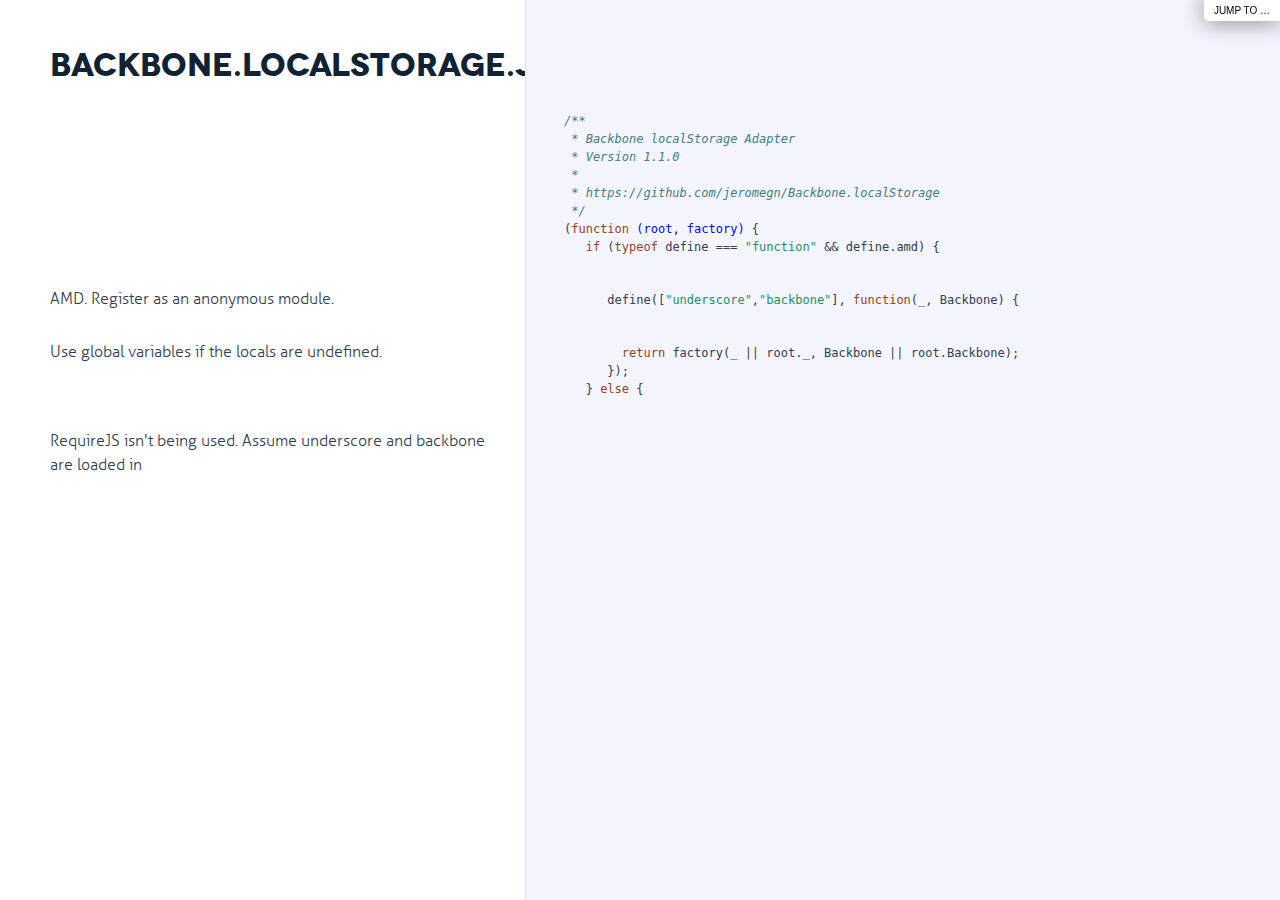
<file: ORM_Refactor/client/bower_components/backbone/docs/backbone.localstorage.html>
<!DOCTYPE html>

<html>
<head>
  <title>backbone.localstorage.js</title>
  <meta http-equiv="content-type" content="text/html; charset=UTF-8">
  <meta name="viewport" content="width=device-width, target-densitydpi=160dpi, initial-scale=1.0; maximum-scale=1.0; user-scalable=0;">
  <link rel="stylesheet" media="all" href="docco.css" />
</head>
<body>
  <div id="container">
    <div id="background"></div>
    
      <ul id="jump_to">
        <li>
          <a class="large" href="javascript:void(0);">Jump To &hellip;</a>
          <a class="small" href="javascript:void(0);">+</a>
          <div id="jump_wrapper">
          <div id="jump_page">
            
              
              <a class="source" href="backbone.localstorage.html">
                backbone.localstorage.js
              </a>
            
              
              <a class="source" href="todos.html">
                todos.js
              </a>
            
          </div>
        </li>
      </ul>
    
    <ul class="sections">
        
          <li id="title">
              <div class="annotation">
                  <h1>backbone.localstorage.js</h1>
              </div>
          </li>
        
        
        
        <li id="section-1">
            <div class="annotation">
              
              <div class="pilwrap ">
                <a class="pilcrow" href="#section-1">&#182;</a>
              </div>
              
            </div>
            
            <div class="content"><div class='highlight'><pre><span class="comment">/**
 * Backbone localStorage Adapter
 * Version 1.1.0
 *
 * https://github.com/jeromegn/Backbone.localStorage
 */</span>
(<span class="function"><span class="keyword">function</span> <span class="params">(root, factory)</span> {</span>
   <span class="keyword">if</span> (<span class="keyword">typeof</span> define === <span class="string">"function"</span> &amp;&amp; define.amd) {</pre></div></div>
            
        </li>
        
        
        <li id="section-2">
            <div class="annotation">
              
              <div class="pilwrap ">
                <a class="pilcrow" href="#section-2">&#182;</a>
              </div>
              <p>AMD. Register as an anonymous module.</p>

            </div>
            
            <div class="content"><div class='highlight'><pre>      define([<span class="string">"underscore"</span>,<span class="string">"backbone"</span>], <span class="keyword">function</span>(_, Backbone) {</pre></div></div>
            
        </li>
        
        
        <li id="section-3">
            <div class="annotation">
              
              <div class="pilwrap ">
                <a class="pilcrow" href="#section-3">&#182;</a>
              </div>
              <p>Use global variables if the locals are undefined.</p>

            </div>
            
            <div class="content"><div class='highlight'><pre>        <span class="keyword">return</span> factory(_ || root._, Backbone || root.Backbone);
      });
   } <span class="keyword">else</span> {</pre></div></div>
            
        </li>
        
        
        <li id="section-4">
            <div class="annotation">
              
              <div class="pilwrap ">
                <a class="pilcrow" href="#section-4">&#182;</a>
              </div>
              <p>RequireJS isn&#39;t being used. Assume underscore and backbone are loaded in <script> tags</p>

            </div>
            
            <div class="content"><div class='highlight'><pre>      factory(_, Backbone);
   }
}(<span class="keyword">this</span>, <span class="keyword">function</span>(_, Backbone) {</pre></div></div>
            
        </li>
        
        
        <li id="section-5">
            <div class="annotation">
              
              <div class="pilwrap ">
                <a class="pilcrow" href="#section-5">&#182;</a>
              </div>
              <p>A simple module to replace <code>Backbone.sync</code> with <em>localStorage</em>-based
persistence. Models are given GUIDS, and saved into a JSON object. Simple
as that.</p>
<p>Hold reference to Underscore.js and Backbone.js in the closure in order
to make things work even if they are removed from the global namespace</p>
<p>Generate four random hex digits.</p>

            </div>
            
            <div class="content"><div class='highlight'><pre><span class="function"><span class="keyword">function</span> <span class="title">S4</span><span class="params">()</span> {</span>
   <span class="keyword">return</span> (((<span class="number">1</span>+Math.random())*<span class="number">0x10000</span>)|<span class="number">0</span>).toString(<span class="number">16</span>).substring(<span class="number">1</span>);
};</pre></div></div>
            
        </li>
        
        
        <li id="section-6">
            <div class="annotation">
              
              <div class="pilwrap ">
                <a class="pilcrow" href="#section-6">&#182;</a>
              </div>
              <p>Generate a pseudo-GUID by concatenating random hexadecimal.</p>

            </div>
            
            <div class="content"><div class='highlight'><pre><span class="function"><span class="keyword">function</span> <span class="title">guid</span><span class="params">()</span> {</span>
   <span class="keyword">return</span> (S4()+S4()+<span class="string">"-"</span>+S4()+<span class="string">"-"</span>+S4()+<span class="string">"-"</span>+S4()+<span class="string">"-"</span>+S4()+S4()+S4());
};</pre></div></div>
            
        </li>
        
        
        <li id="section-7">
            <div class="annotation">
              
              <div class="pilwrap ">
                <a class="pilcrow" href="#section-7">&#182;</a>
              </div>
              <p>Our Store is represented by a single JS object in <em>localStorage</em>. Create it
with a meaningful name, like the name you&#39;d give a table.
window.Store is deprectated, use Backbone.LocalStorage instead</p>

            </div>
            
            <div class="content"><div class='highlight'><pre>Backbone.LocalStorage = window.Store = <span class="keyword">function</span>(name) {
  <span class="keyword">this</span>.name = name;
  <span class="keyword">var</span> store = <span class="keyword">this</span>.localStorage().getItem(<span class="keyword">this</span>.name);
  <span class="keyword">this</span>.records = (store &amp;&amp; store.split(<span class="string">","</span>)) || [];
};

_.extend(Backbone.LocalStorage.prototype, {</pre></div></div>
            
        </li>
        
        
        <li id="section-8">
            <div class="annotation">
              
              <div class="pilwrap ">
                <a class="pilcrow" href="#section-8">&#182;</a>
              </div>
              <p>Save the current state of the <strong>Store</strong> to <em>localStorage</em>.</p>

            </div>
            
            <div class="content"><div class='highlight'><pre>  save: <span class="keyword">function</span>() {
    <span class="keyword">this</span>.localStorage().setItem(<span class="keyword">this</span>.name, <span class="keyword">this</span>.records.join(<span class="string">","</span>));
  },</pre></div></div>
            
        </li>
        
        
        <li id="section-9">
            <div class="annotation">
              
              <div class="pilwrap ">
                <a class="pilcrow" href="#section-9">&#182;</a>
              </div>
              <p>Add a model, giving it a (hopefully)-unique GUID, if it doesn&#39;t already
have an id of it&#39;s own.</p>

            </div>
            
            <div class="content"><div class='highlight'><pre>  create: <span class="keyword">function</span>(model) {
    <span class="keyword">if</span> (!model.id) {
      model.id = guid();
      model.set(model.idAttribute, model.id);
    }
    <span class="keyword">this</span>.localStorage().setItem(<span class="keyword">this</span>.name+<span class="string">"-"</span>+model.id, JSON.stringify(model));
    <span class="keyword">this</span>.records.push(model.id.toString());
    <span class="keyword">this</span>.save();
    <span class="keyword">return</span> <span class="keyword">this</span>.find(model);
  },</pre></div></div>
            
        </li>
        
        
        <li id="section-10">
            <div class="annotation">
              
              <div class="pilwrap ">
                <a class="pilcrow" href="#section-10">&#182;</a>
              </div>
              <p>Update a model by replacing its copy in <code>this.data</code>.</p>

            </div>
            
            <div class="content"><div class='highlight'><pre>  update: <span class="keyword">function</span>(model) {
    <span class="keyword">this</span>.localStorage().setItem(<span class="keyword">this</span>.name+<span class="string">"-"</span>+model.id, JSON.stringify(model));
    <span class="keyword">if</span> (!_.include(<span class="keyword">this</span>.records, model.id.toString()))
      <span class="keyword">this</span>.records.push(model.id.toString()); <span class="keyword">this</span>.save();
    <span class="keyword">return</span> <span class="keyword">this</span>.find(model);
  },</pre></div></div>
            
        </li>
        
        
        <li id="section-11">
            <div class="annotation">
              
              <div class="pilwrap ">
                <a class="pilcrow" href="#section-11">&#182;</a>
              </div>
              <p>Retrieve a model from <code>this.data</code> by id.</p>

            </div>
            
            <div class="content"><div class='highlight'><pre>  find: <span class="keyword">function</span>(model) {
    <span class="keyword">return</span> <span class="keyword">this</span>.jsonData(<span class="keyword">this</span>.localStorage().getItem(<span class="keyword">this</span>.name+<span class="string">"-"</span>+model.id));
  },</pre></div></div>
            
        </li>
        
        
        <li id="section-12">
            <div class="annotation">
              
              <div class="pilwrap ">
                <a class="pilcrow" href="#section-12">&#182;</a>
              </div>
              <p>Return the array of all models currently in storage.</p>

            </div>
            
            <div class="content"><div class='highlight'><pre>  findAll: <span class="keyword">function</span>() {
    <span class="keyword">return</span> _(<span class="keyword">this</span>.records).chain()
      .map(<span class="keyword">function</span>(id){
        <span class="keyword">return</span> <span class="keyword">this</span>.jsonData(<span class="keyword">this</span>.localStorage().getItem(<span class="keyword">this</span>.name+<span class="string">"-"</span>+id));
      }, <span class="keyword">this</span>)
      .compact()
      .value();
  },</pre></div></div>
            
        </li>
        
        
        <li id="section-13">
            <div class="annotation">
              
              <div class="pilwrap ">
                <a class="pilcrow" href="#section-13">&#182;</a>
              </div>
              <p>Delete a model from <code>this.data</code>, returning it.</p>

            </div>
            
            <div class="content"><div class='highlight'><pre>  destroy: <span class="keyword">function</span>(model) {
    <span class="keyword">if</span> (model.isNew())
      <span class="keyword">return</span> <span class="literal">false</span>
    <span class="keyword">this</span>.localStorage().removeItem(<span class="keyword">this</span>.name+<span class="string">"-"</span>+model.id);
    <span class="keyword">this</span>.records = _.reject(<span class="keyword">this</span>.records, <span class="keyword">function</span>(id){
      <span class="keyword">return</span> id === model.id.toString();
    });
    <span class="keyword">this</span>.save();
    <span class="keyword">return</span> model;
  },

  localStorage: <span class="keyword">function</span>() {
    <span class="keyword">return</span> localStorage;
  },</pre></div></div>
            
        </li>
        
        
        <li id="section-14">
            <div class="annotation">
              
              <div class="pilwrap ">
                <a class="pilcrow" href="#section-14">&#182;</a>
              </div>
              <p>fix for &quot;illegal access&quot; error on Android when JSON.parse is passed null</p>

            </div>
            
            <div class="content"><div class='highlight'><pre>  jsonData: <span class="function"><span class="keyword">function</span> <span class="params">(data)</span> {</span>
      <span class="keyword">return</span> data &amp;&amp; JSON.parse(data);
  }

});</pre></div></div>
            
        </li>
        
        
        <li id="section-15">
            <div class="annotation">
              
              <div class="pilwrap ">
                <a class="pilcrow" href="#section-15">&#182;</a>
              </div>
              <p>localSync delegate to the model or collection&#39;s
<em>localStorage</em> property, which should be an instance of <code>Store</code>.
window.Store.sync and Backbone.localSync is deprectated, use Backbone.LocalStorage.sync instead</p>

            </div>
            
            <div class="content"><div class='highlight'><pre>Backbone.LocalStorage.sync = window.Store.sync = Backbone.localSync = <span class="keyword">function</span>(method, model, options) {
  <span class="keyword">var</span> store = model.localStorage || model.collection.localStorage;

  <span class="keyword">var</span> resp, errorMessage, syncDfd = $.Deferred &amp;&amp; $.Deferred(); <span class="comment">//If $ is having Deferred - use it.</span>

  <span class="keyword">try</span> {

    <span class="keyword">switch</span> (method) {
      <span class="keyword">case</span> <span class="string">"read"</span>:
        resp = model.id != <span class="literal">undefined</span> ? store.find(model) : store.findAll();
        <span class="keyword">break</span>;
      <span class="keyword">case</span> <span class="string">"create"</span>:
        resp = store.create(model);
        <span class="keyword">break</span>;
      <span class="keyword">case</span> <span class="string">"update"</span>:
        resp = store.update(model);
        <span class="keyword">break</span>;
      <span class="keyword">case</span> <span class="string">"delete"</span>:
        resp = store.destroy(model);
        <span class="keyword">break</span>;
    }

  } <span class="keyword">catch</span>(error) {
    <span class="keyword">if</span> (error.code === DOMException.QUOTA_EXCEEDED_ERR &amp;&amp; window.localStorage.length === <span class="number">0</span>)
      errorMessage = <span class="string">"Private browsing is unsupported"</span>;
    <span class="keyword">else</span>
      errorMessage = error.message;
  }

  <span class="keyword">if</span> (resp) {
    model.trigger(<span class="string">"sync"</span>, model, resp, options);
    <span class="keyword">if</span> (options &amp;&amp; options.success)
      options.success(resp);
    <span class="keyword">if</span> (syncDfd)
      syncDfd.resolve(resp);

  } <span class="keyword">else</span> {
    errorMessage = errorMessage ? errorMessage
                                : <span class="string">"Record Not Found"</span>;

    <span class="keyword">if</span> (options &amp;&amp; options.error)
      options.error(errorMessage);
    <span class="keyword">if</span> (syncDfd)
      syncDfd.reject(errorMessage);
  }</pre></div></div>
            
        </li>
        
        
        <li id="section-16">
            <div class="annotation">
              
              <div class="pilwrap ">
                <a class="pilcrow" href="#section-16">&#182;</a>
              </div>
              <p>add compatibility with $.ajax
always execute callback for success and error</p>

            </div>
            
            <div class="content"><div class='highlight'><pre>  <span class="keyword">if</span> (options &amp;&amp; options.complete) options.complete(resp);

  <span class="keyword">return</span> syncDfd &amp;&amp; syncDfd.promise();
};

Backbone.ajaxSync = Backbone.sync;

Backbone.getSyncMethod = <span class="keyword">function</span>(model) {
  <span class="keyword">if</span>(model.localStorage || (model.collection &amp;&amp; model.collection.localStorage)) {
    <span class="keyword">return</span> Backbone.localSync;
  }

  <span class="keyword">return</span> Backbone.ajaxSync;
};</pre></div></div>
            
        </li>
        
        
        <li id="section-17">
            <div class="annotation">
              
              <div class="pilwrap ">
                <a class="pilcrow" href="#section-17">&#182;</a>
              </div>
              <p>Override &#39;Backbone.sync&#39; to default to localSync,
the original &#39;Backbone.sync&#39; is still available in &#39;Backbone.ajaxSync&#39;</p>

            </div>
            
            <div class="content"><div class='highlight'><pre>Backbone.sync = <span class="keyword">function</span>(method, model, options) {
  <span class="keyword">return</span> Backbone.getSyncMethod(model).apply(<span class="keyword">this</span>, [method, model, options]);
};

<span class="keyword">return</span> Backbone.LocalStorage;
}));</pre></div></div>
            
        </li>
        
    </ul>
  </div>
</body>
</html>
</file>
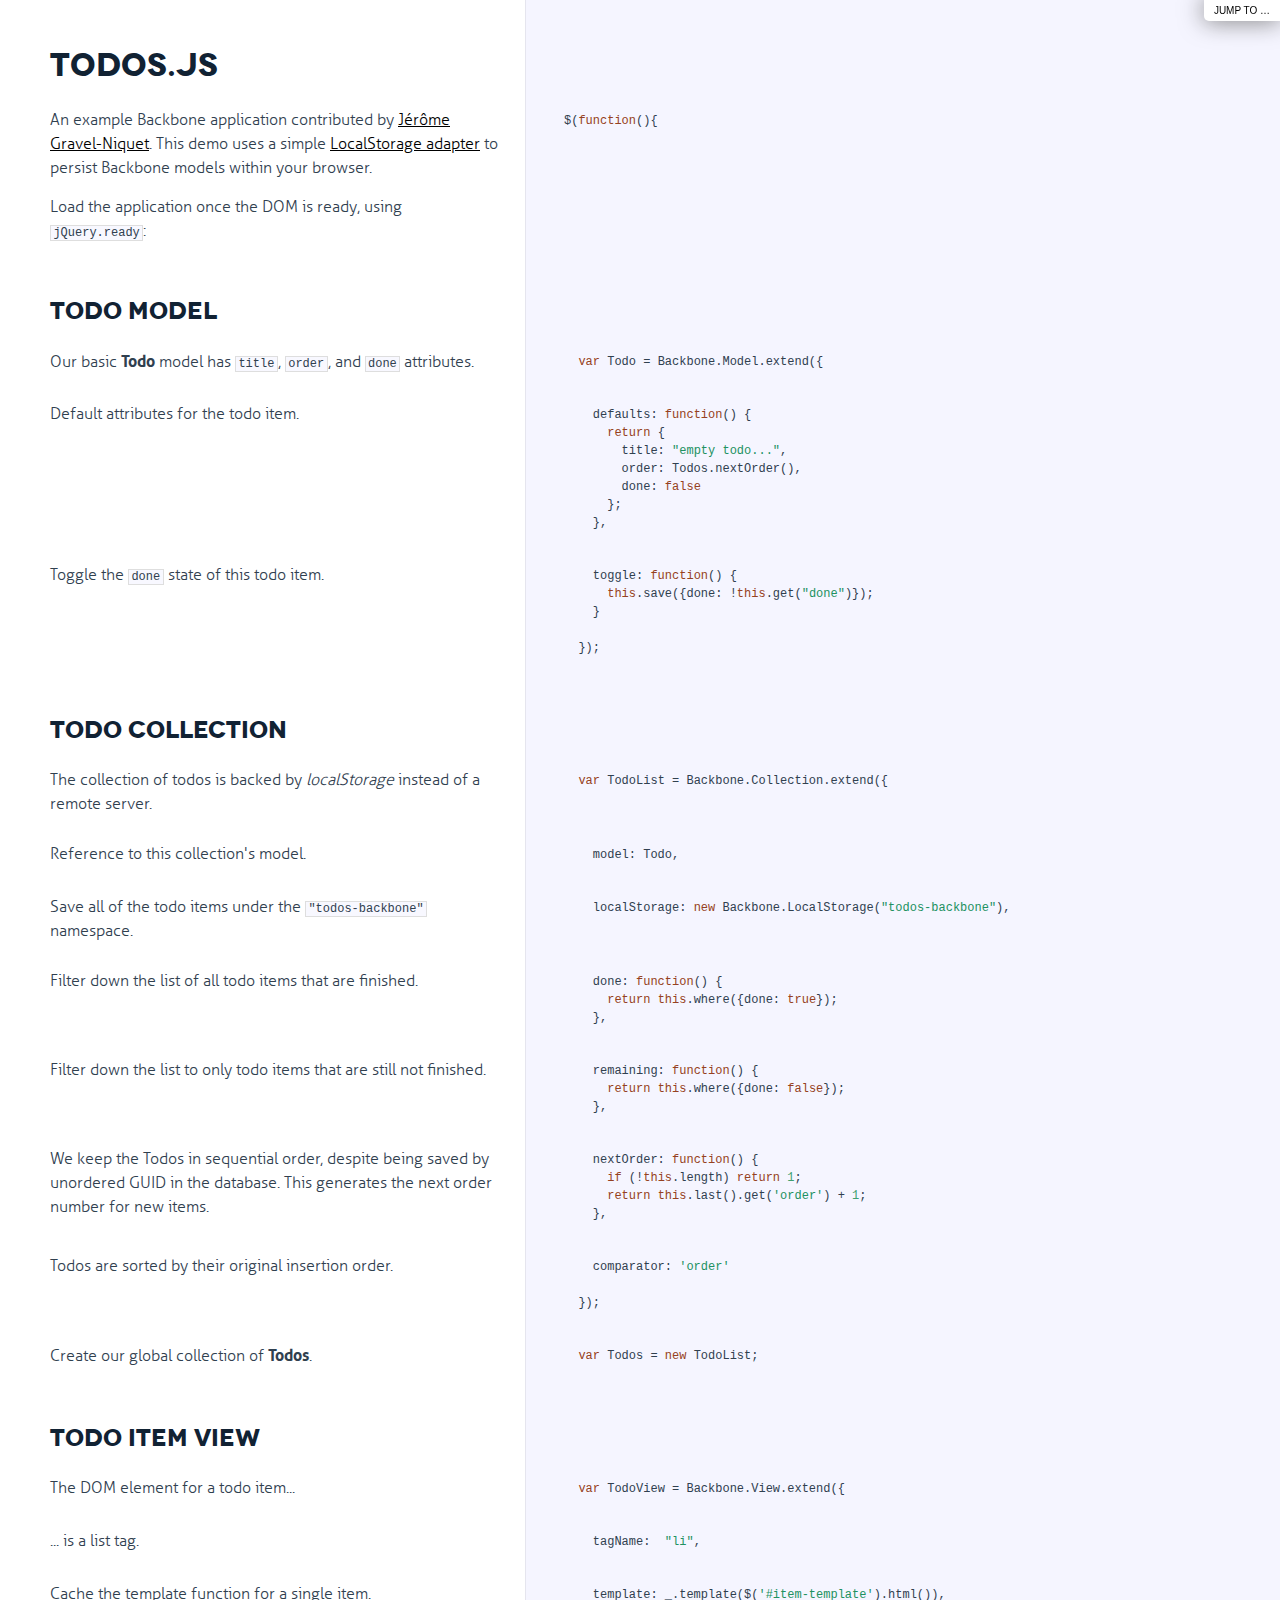
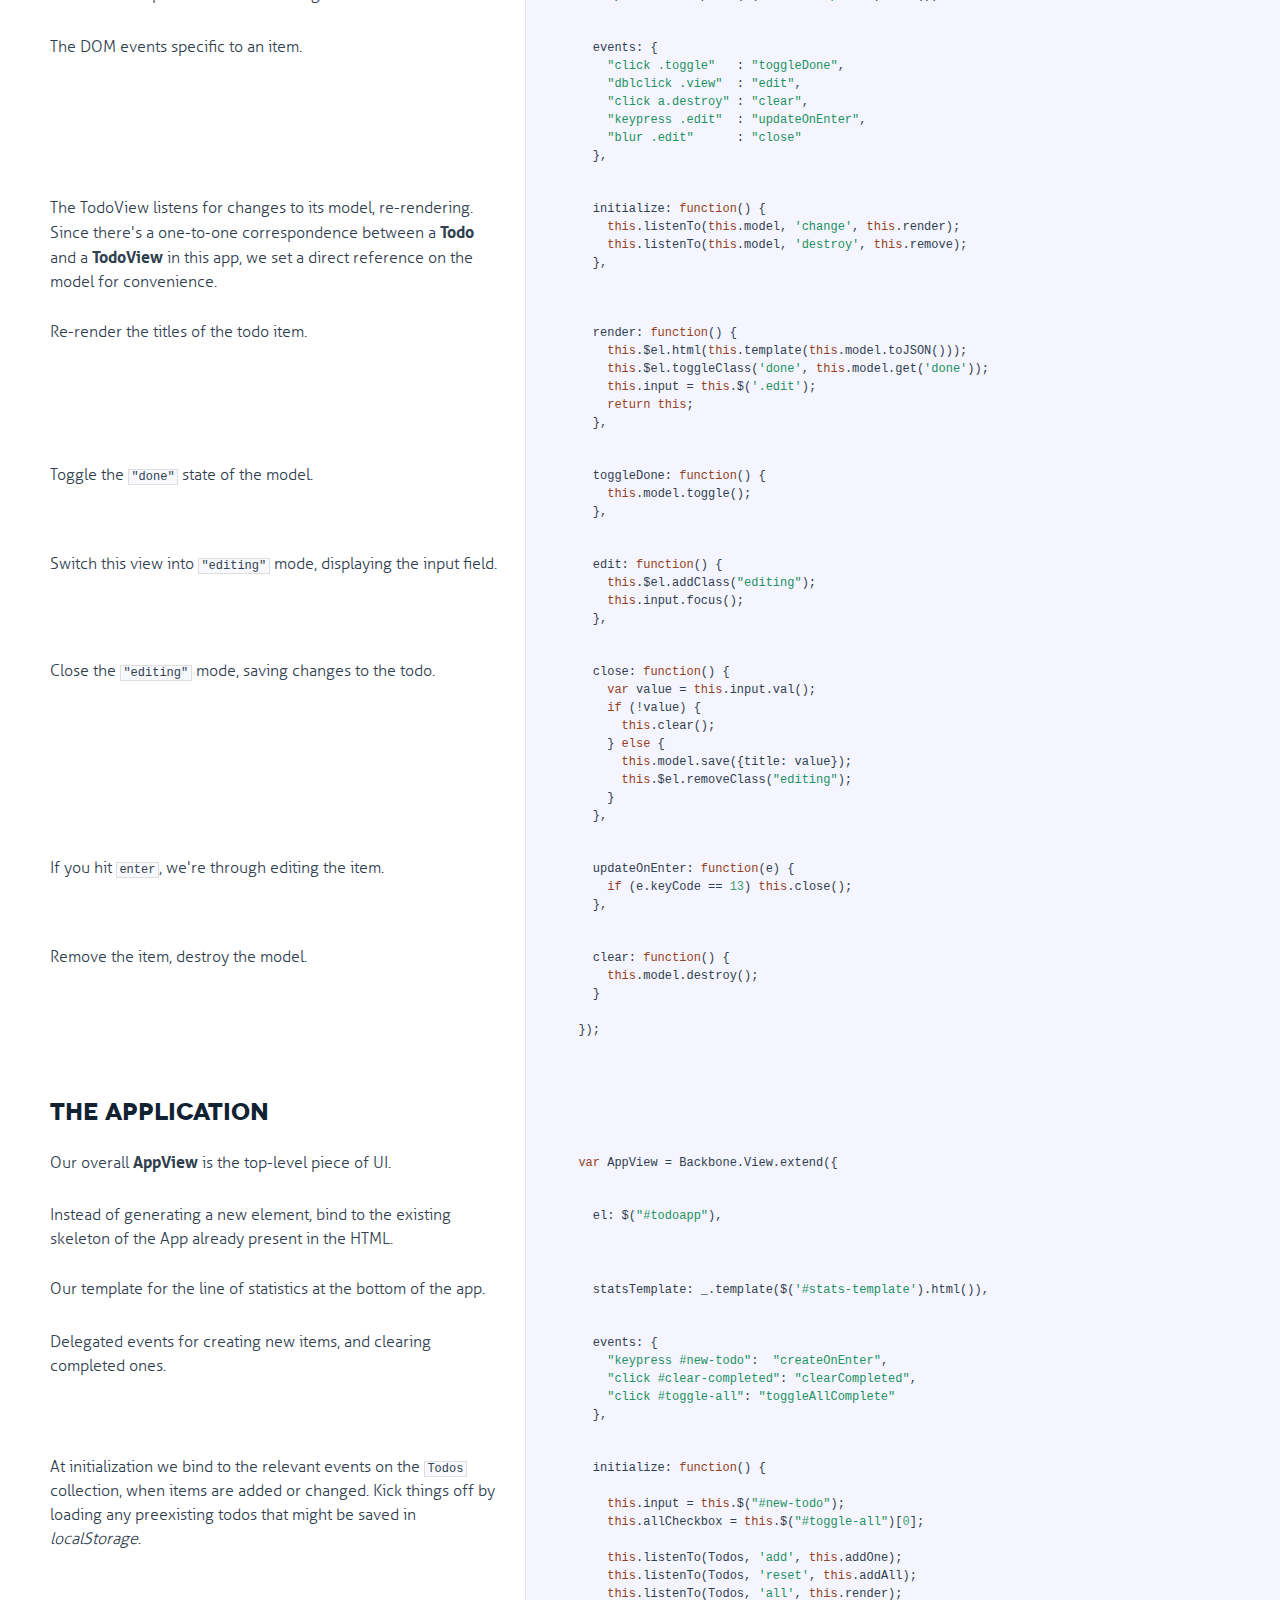
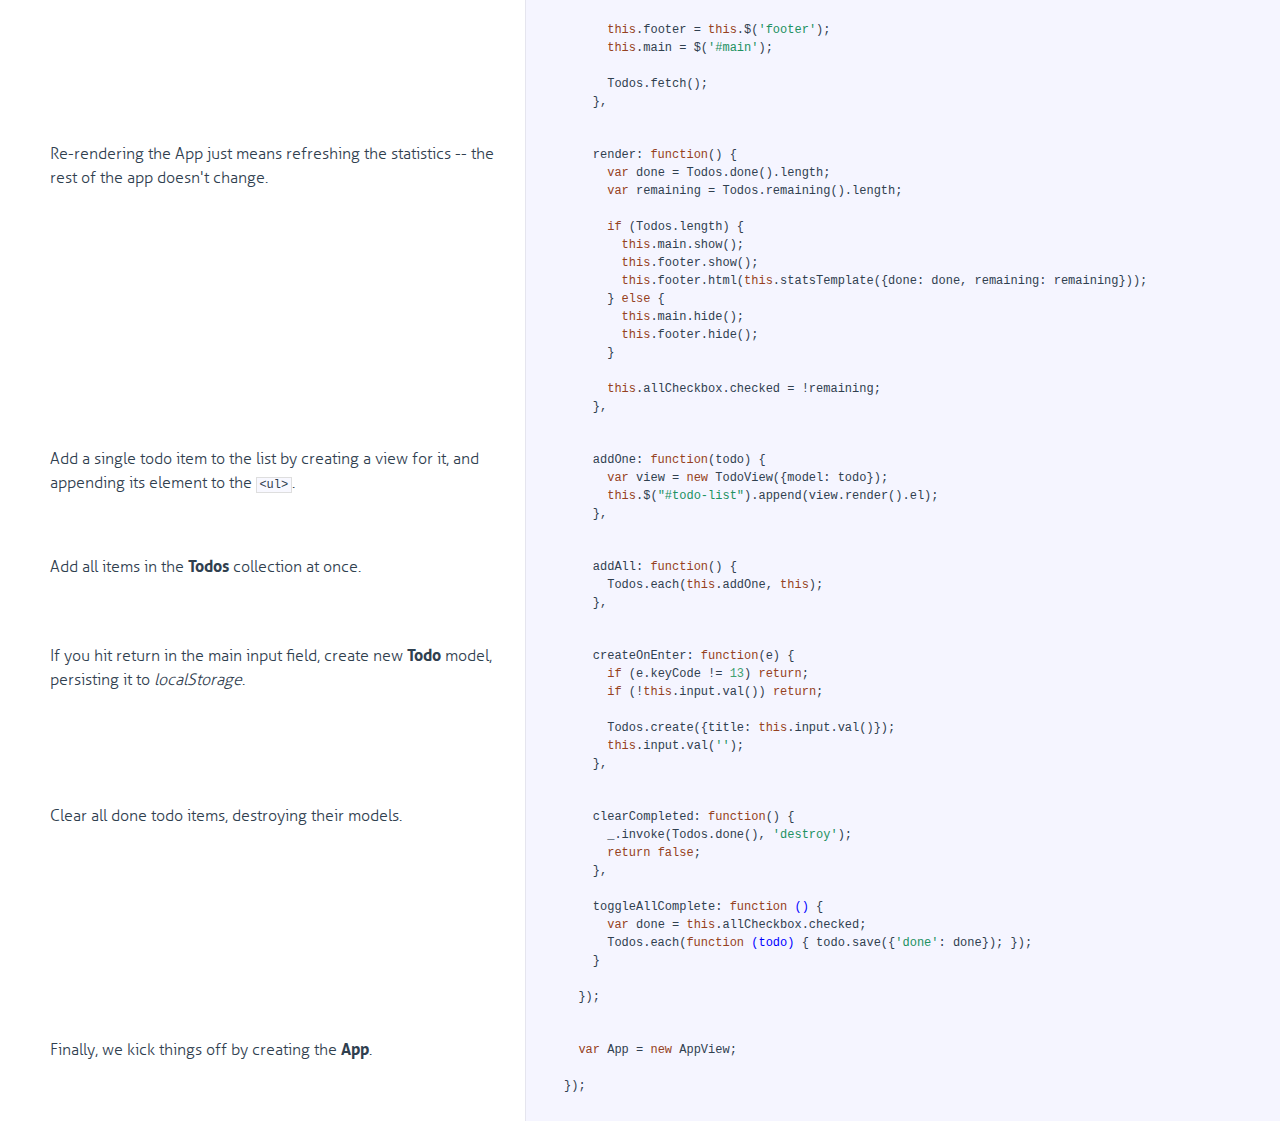
<file: ORM_Refactor/client/bower_components/backbone/docs/todos.html>
<!DOCTYPE html>

<html>
<head>
  <title>todos.js</title>
  <meta http-equiv="content-type" content="text/html; charset=UTF-8">
  <meta name="viewport" content="width=device-width, target-densitydpi=160dpi, initial-scale=1.0; maximum-scale=1.0; user-scalable=0;">
  <link rel="stylesheet" media="all" href="docco.css" />
</head>
<body>
  <div id="container">
    <div id="background"></div>
    
      <ul id="jump_to">
        <li>
          <a class="large" href="javascript:void(0);">Jump To &hellip;</a>
          <a class="small" href="javascript:void(0);">+</a>
          <div id="jump_wrapper">
          <div id="jump_page">
            
              
              <a class="source" href="backbone.localstorage.html">
                backbone.localstorage.js
              </a>
            
              
              <a class="source" href="todos.html">
                todos.js
              </a>
            
          </div>
        </li>
      </ul>
    
    <ul class="sections">
        
          <li id="title">
              <div class="annotation">
                  <h1>todos.js</h1>
              </div>
          </li>
        
        
        
        <li id="section-1">
            <div class="annotation">
              
              <div class="pilwrap ">
                <a class="pilcrow" href="#section-1">&#182;</a>
              </div>
              <p>An example Backbone application contributed by
<a href="http://jgn.me/">Jérôme Gravel-Niquet</a>. This demo uses a simple
<a href="backbone-localstorage.html">LocalStorage adapter</a>
to persist Backbone models within your browser.</p>
<p>Load the application once the DOM is ready, using <code>jQuery.ready</code>:</p>

            </div>
            
            <div class="content"><div class='highlight'><pre>$(<span class="keyword">function</span>(){</pre></div></div>
            
        </li>
        
        
        <li id="section-2">
            <div class="annotation">
              
              <div class="pilwrap for-h2">
                <a class="pilcrow" href="#section-2">&#182;</a>
              </div>
              <h2>Todo Model</h2>

            </div>
            
        </li>
        
        
        <li id="section-3">
            <div class="annotation">
              
              <div class="pilwrap ">
                <a class="pilcrow" href="#section-3">&#182;</a>
              </div>
              <p>Our basic <strong>Todo</strong> model has <code>title</code>, <code>order</code>, and <code>done</code> attributes.</p>

            </div>
            
            <div class="content"><div class='highlight'><pre>  <span class="keyword">var</span> Todo = Backbone.Model.extend({</pre></div></div>
            
        </li>
        
        
        <li id="section-4">
            <div class="annotation">
              
              <div class="pilwrap ">
                <a class="pilcrow" href="#section-4">&#182;</a>
              </div>
              <p>Default attributes for the todo item.</p>

            </div>
            
            <div class="content"><div class='highlight'><pre>    defaults: <span class="keyword">function</span>() {
      <span class="keyword">return</span> {
        title: <span class="string">"empty todo..."</span>,
        order: Todos.nextOrder(),
        done: <span class="literal">false</span>
      };
    },</pre></div></div>
            
        </li>
        
        
        <li id="section-5">
            <div class="annotation">
              
              <div class="pilwrap ">
                <a class="pilcrow" href="#section-5">&#182;</a>
              </div>
              <p>Toggle the <code>done</code> state of this todo item.</p>

            </div>
            
            <div class="content"><div class='highlight'><pre>    toggle: <span class="keyword">function</span>() {
      <span class="keyword">this</span>.save({done: !<span class="keyword">this</span>.get(<span class="string">"done"</span>)});
    }

  });</pre></div></div>
            
        </li>
        
        
        <li id="section-6">
            <div class="annotation">
              
              <div class="pilwrap for-h2">
                <a class="pilcrow" href="#section-6">&#182;</a>
              </div>
              <h2>Todo Collection</h2>

            </div>
            
        </li>
        
        
        <li id="section-7">
            <div class="annotation">
              
              <div class="pilwrap ">
                <a class="pilcrow" href="#section-7">&#182;</a>
              </div>
              <p>The collection of todos is backed by <em>localStorage</em> instead of a remote
server.</p>

            </div>
            
            <div class="content"><div class='highlight'><pre>  <span class="keyword">var</span> TodoList = Backbone.Collection.extend({</pre></div></div>
            
        </li>
        
        
        <li id="section-8">
            <div class="annotation">
              
              <div class="pilwrap ">
                <a class="pilcrow" href="#section-8">&#182;</a>
              </div>
              <p>Reference to this collection&#39;s model.</p>

            </div>
            
            <div class="content"><div class='highlight'><pre>    model: Todo,</pre></div></div>
            
        </li>
        
        
        <li id="section-9">
            <div class="annotation">
              
              <div class="pilwrap ">
                <a class="pilcrow" href="#section-9">&#182;</a>
              </div>
              <p>Save all of the todo items under the <code>&quot;todos-backbone&quot;</code> namespace.</p>

            </div>
            
            <div class="content"><div class='highlight'><pre>    localStorage: <span class="keyword">new</span> Backbone.LocalStorage(<span class="string">"todos-backbone"</span>),</pre></div></div>
            
        </li>
        
        
        <li id="section-10">
            <div class="annotation">
              
              <div class="pilwrap ">
                <a class="pilcrow" href="#section-10">&#182;</a>
              </div>
              <p>Filter down the list of all todo items that are finished.</p>

            </div>
            
            <div class="content"><div class='highlight'><pre>    done: <span class="keyword">function</span>() {
      <span class="keyword">return</span> <span class="keyword">this</span>.where({done: <span class="literal">true</span>});
    },</pre></div></div>
            
        </li>
        
        
        <li id="section-11">
            <div class="annotation">
              
              <div class="pilwrap ">
                <a class="pilcrow" href="#section-11">&#182;</a>
              </div>
              <p>Filter down the list to only todo items that are still not finished.</p>

            </div>
            
            <div class="content"><div class='highlight'><pre>    remaining: <span class="keyword">function</span>() {
      <span class="keyword">return</span> <span class="keyword">this</span>.where({done: <span class="literal">false</span>});
    },</pre></div></div>
            
        </li>
        
        
        <li id="section-12">
            <div class="annotation">
              
              <div class="pilwrap ">
                <a class="pilcrow" href="#section-12">&#182;</a>
              </div>
              <p>We keep the Todos in sequential order, despite being saved by unordered
GUID in the database. This generates the next order number for new items.</p>

            </div>
            
            <div class="content"><div class='highlight'><pre>    nextOrder: <span class="keyword">function</span>() {
      <span class="keyword">if</span> (!<span class="keyword">this</span>.length) <span class="keyword">return</span> <span class="number">1</span>;
      <span class="keyword">return</span> <span class="keyword">this</span>.last().get(<span class="string">'order'</span>) + <span class="number">1</span>;
    },</pre></div></div>
            
        </li>
        
        
        <li id="section-13">
            <div class="annotation">
              
              <div class="pilwrap ">
                <a class="pilcrow" href="#section-13">&#182;</a>
              </div>
              <p>Todos are sorted by their original insertion order.</p>

            </div>
            
            <div class="content"><div class='highlight'><pre>    comparator: <span class="string">'order'</span>

  });</pre></div></div>
            
        </li>
        
        
        <li id="section-14">
            <div class="annotation">
              
              <div class="pilwrap ">
                <a class="pilcrow" href="#section-14">&#182;</a>
              </div>
              <p>Create our global collection of <strong>Todos</strong>.</p>

            </div>
            
            <div class="content"><div class='highlight'><pre>  <span class="keyword">var</span> Todos = <span class="keyword">new</span> TodoList;</pre></div></div>
            
        </li>
        
        
        <li id="section-15">
            <div class="annotation">
              
              <div class="pilwrap for-h2">
                <a class="pilcrow" href="#section-15">&#182;</a>
              </div>
              <h2>Todo Item View</h2>

            </div>
            
        </li>
        
        
        <li id="section-16">
            <div class="annotation">
              
              <div class="pilwrap ">
                <a class="pilcrow" href="#section-16">&#182;</a>
              </div>
              <p>The DOM element for a todo item...</p>

            </div>
            
            <div class="content"><div class='highlight'><pre>  <span class="keyword">var</span> TodoView = Backbone.View.extend({</pre></div></div>
            
        </li>
        
        
        <li id="section-17">
            <div class="annotation">
              
              <div class="pilwrap ">
                <a class="pilcrow" href="#section-17">&#182;</a>
              </div>
              <p>... is a list tag.</p>

            </div>
            
            <div class="content"><div class='highlight'><pre>    tagName:  <span class="string">"li"</span>,</pre></div></div>
            
        </li>
        
        
        <li id="section-18">
            <div class="annotation">
              
              <div class="pilwrap ">
                <a class="pilcrow" href="#section-18">&#182;</a>
              </div>
              <p>Cache the template function for a single item.</p>

            </div>
            
            <div class="content"><div class='highlight'><pre>    template: _.template($(<span class="string">'#item-template'</span>).html()),</pre></div></div>
            
        </li>
        
        
        <li id="section-19">
            <div class="annotation">
              
              <div class="pilwrap ">
                <a class="pilcrow" href="#section-19">&#182;</a>
              </div>
              <p>The DOM events specific to an item.</p>

            </div>
            
            <div class="content"><div class='highlight'><pre>    events: {
      <span class="string">"click .toggle"</span>   : <span class="string">"toggleDone"</span>,
      <span class="string">"dblclick .view"</span>  : <span class="string">"edit"</span>,
      <span class="string">"click a.destroy"</span> : <span class="string">"clear"</span>,
      <span class="string">"keypress .edit"</span>  : <span class="string">"updateOnEnter"</span>,
      <span class="string">"blur .edit"</span>      : <span class="string">"close"</span>
    },</pre></div></div>
            
        </li>
        
        
        <li id="section-20">
            <div class="annotation">
              
              <div class="pilwrap ">
                <a class="pilcrow" href="#section-20">&#182;</a>
              </div>
              <p>The TodoView listens for changes to its model, re-rendering. Since there&#39;s
a one-to-one correspondence between a <strong>Todo</strong> and a <strong>TodoView</strong> in this
app, we set a direct reference on the model for convenience.</p>

            </div>
            
            <div class="content"><div class='highlight'><pre>    initialize: <span class="keyword">function</span>() {
      <span class="keyword">this</span>.listenTo(<span class="keyword">this</span>.model, <span class="string">'change'</span>, <span class="keyword">this</span>.render);
      <span class="keyword">this</span>.listenTo(<span class="keyword">this</span>.model, <span class="string">'destroy'</span>, <span class="keyword">this</span>.remove);
    },</pre></div></div>
            
        </li>
        
        
        <li id="section-21">
            <div class="annotation">
              
              <div class="pilwrap ">
                <a class="pilcrow" href="#section-21">&#182;</a>
              </div>
              <p>Re-render the titles of the todo item.</p>

            </div>
            
            <div class="content"><div class='highlight'><pre>    render: <span class="keyword">function</span>() {
      <span class="keyword">this</span>.$el.html(<span class="keyword">this</span>.template(<span class="keyword">this</span>.model.toJSON()));
      <span class="keyword">this</span>.$el.toggleClass(<span class="string">'done'</span>, <span class="keyword">this</span>.model.get(<span class="string">'done'</span>));
      <span class="keyword">this</span>.input = <span class="keyword">this</span>.$(<span class="string">'.edit'</span>);
      <span class="keyword">return</span> <span class="keyword">this</span>;
    },</pre></div></div>
            
        </li>
        
        
        <li id="section-22">
            <div class="annotation">
              
              <div class="pilwrap ">
                <a class="pilcrow" href="#section-22">&#182;</a>
              </div>
              <p>Toggle the <code>&quot;done&quot;</code> state of the model.</p>

            </div>
            
            <div class="content"><div class='highlight'><pre>    toggleDone: <span class="keyword">function</span>() {
      <span class="keyword">this</span>.model.toggle();
    },</pre></div></div>
            
        </li>
        
        
        <li id="section-23">
            <div class="annotation">
              
              <div class="pilwrap ">
                <a class="pilcrow" href="#section-23">&#182;</a>
              </div>
              <p>Switch this view into <code>&quot;editing&quot;</code> mode, displaying the input field.</p>

            </div>
            
            <div class="content"><div class='highlight'><pre>    edit: <span class="keyword">function</span>() {
      <span class="keyword">this</span>.$el.addClass(<span class="string">"editing"</span>);
      <span class="keyword">this</span>.input.focus();
    },</pre></div></div>
            
        </li>
        
        
        <li id="section-24">
            <div class="annotation">
              
              <div class="pilwrap ">
                <a class="pilcrow" href="#section-24">&#182;</a>
              </div>
              <p>Close the <code>&quot;editing&quot;</code> mode, saving changes to the todo.</p>

            </div>
            
            <div class="content"><div class='highlight'><pre>    close: <span class="keyword">function</span>() {
      <span class="keyword">var</span> value = <span class="keyword">this</span>.input.val();
      <span class="keyword">if</span> (!value) {
        <span class="keyword">this</span>.clear();
      } <span class="keyword">else</span> {
        <span class="keyword">this</span>.model.save({title: value});
        <span class="keyword">this</span>.$el.removeClass(<span class="string">"editing"</span>);
      }
    },</pre></div></div>
            
        </li>
        
        
        <li id="section-25">
            <div class="annotation">
              
              <div class="pilwrap ">
                <a class="pilcrow" href="#section-25">&#182;</a>
              </div>
              <p>If you hit <code>enter</code>, we&#39;re through editing the item.</p>

            </div>
            
            <div class="content"><div class='highlight'><pre>    updateOnEnter: <span class="keyword">function</span>(e) {
      <span class="keyword">if</span> (e.keyCode == <span class="number">13</span>) <span class="keyword">this</span>.close();
    },</pre></div></div>
            
        </li>
        
        
        <li id="section-26">
            <div class="annotation">
              
              <div class="pilwrap ">
                <a class="pilcrow" href="#section-26">&#182;</a>
              </div>
              <p>Remove the item, destroy the model.</p>

            </div>
            
            <div class="content"><div class='highlight'><pre>    clear: <span class="keyword">function</span>() {
      <span class="keyword">this</span>.model.destroy();
    }

  });</pre></div></div>
            
        </li>
        
        
        <li id="section-27">
            <div class="annotation">
              
              <div class="pilwrap for-h2">
                <a class="pilcrow" href="#section-27">&#182;</a>
              </div>
              <h2>The Application</h2>

            </div>
            
        </li>
        
        
        <li id="section-28">
            <div class="annotation">
              
              <div class="pilwrap ">
                <a class="pilcrow" href="#section-28">&#182;</a>
              </div>
              <p>Our overall <strong>AppView</strong> is the top-level piece of UI.</p>

            </div>
            
            <div class="content"><div class='highlight'><pre>  <span class="keyword">var</span> AppView = Backbone.View.extend({</pre></div></div>
            
        </li>
        
        
        <li id="section-29">
            <div class="annotation">
              
              <div class="pilwrap ">
                <a class="pilcrow" href="#section-29">&#182;</a>
              </div>
              <p>Instead of generating a new element, bind to the existing skeleton of
the App already present in the HTML.</p>

            </div>
            
            <div class="content"><div class='highlight'><pre>    el: $(<span class="string">"#todoapp"</span>),</pre></div></div>
            
        </li>
        
        
        <li id="section-30">
            <div class="annotation">
              
              <div class="pilwrap ">
                <a class="pilcrow" href="#section-30">&#182;</a>
              </div>
              <p>Our template for the line of statistics at the bottom of the app.</p>

            </div>
            
            <div class="content"><div class='highlight'><pre>    statsTemplate: _.template($(<span class="string">'#stats-template'</span>).html()),</pre></div></div>
            
        </li>
        
        
        <li id="section-31">
            <div class="annotation">
              
              <div class="pilwrap ">
                <a class="pilcrow" href="#section-31">&#182;</a>
              </div>
              <p>Delegated events for creating new items, and clearing completed ones.</p>

            </div>
            
            <div class="content"><div class='highlight'><pre>    events: {
      <span class="string">"keypress #new-todo"</span>:  <span class="string">"createOnEnter"</span>,
      <span class="string">"click #clear-completed"</span>: <span class="string">"clearCompleted"</span>,
      <span class="string">"click #toggle-all"</span>: <span class="string">"toggleAllComplete"</span>
    },</pre></div></div>
            
        </li>
        
        
        <li id="section-32">
            <div class="annotation">
              
              <div class="pilwrap ">
                <a class="pilcrow" href="#section-32">&#182;</a>
              </div>
              <p>At initialization we bind to the relevant events on the <code>Todos</code>
collection, when items are added or changed. Kick things off by
loading any preexisting todos that might be saved in <em>localStorage</em>.</p>

            </div>
            
            <div class="content"><div class='highlight'><pre>    initialize: <span class="keyword">function</span>() {

      <span class="keyword">this</span>.input = <span class="keyword">this</span>.$(<span class="string">"#new-todo"</span>);
      <span class="keyword">this</span>.allCheckbox = <span class="keyword">this</span>.$(<span class="string">"#toggle-all"</span>)[<span class="number">0</span>];

      <span class="keyword">this</span>.listenTo(Todos, <span class="string">'add'</span>, <span class="keyword">this</span>.addOne);
      <span class="keyword">this</span>.listenTo(Todos, <span class="string">'reset'</span>, <span class="keyword">this</span>.addAll);
      <span class="keyword">this</span>.listenTo(Todos, <span class="string">'all'</span>, <span class="keyword">this</span>.render);

      <span class="keyword">this</span>.footer = <span class="keyword">this</span>.$(<span class="string">'footer'</span>);
      <span class="keyword">this</span>.main = $(<span class="string">'#main'</span>);

      Todos.fetch();
    },</pre></div></div>
            
        </li>
        
        
        <li id="section-33">
            <div class="annotation">
              
              <div class="pilwrap ">
                <a class="pilcrow" href="#section-33">&#182;</a>
              </div>
              <p>Re-rendering the App just means refreshing the statistics -- the rest
of the app doesn&#39;t change.</p>

            </div>
            
            <div class="content"><div class='highlight'><pre>    render: <span class="keyword">function</span>() {
      <span class="keyword">var</span> done = Todos.done().length;
      <span class="keyword">var</span> remaining = Todos.remaining().length;

      <span class="keyword">if</span> (Todos.length) {
        <span class="keyword">this</span>.main.show();
        <span class="keyword">this</span>.footer.show();
        <span class="keyword">this</span>.footer.html(<span class="keyword">this</span>.statsTemplate({done: done, remaining: remaining}));
      } <span class="keyword">else</span> {
        <span class="keyword">this</span>.main.hide();
        <span class="keyword">this</span>.footer.hide();
      }

      <span class="keyword">this</span>.allCheckbox.checked = !remaining;
    },</pre></div></div>
            
        </li>
        
        
        <li id="section-34">
            <div class="annotation">
              
              <div class="pilwrap ">
                <a class="pilcrow" href="#section-34">&#182;</a>
              </div>
              <p>Add a single todo item to the list by creating a view for it, and
appending its element to the <code>&lt;ul&gt;</code>.</p>

            </div>
            
            <div class="content"><div class='highlight'><pre>    addOne: <span class="keyword">function</span>(todo) {
      <span class="keyword">var</span> view = <span class="keyword">new</span> TodoView({model: todo});
      <span class="keyword">this</span>.$(<span class="string">"#todo-list"</span>).append(view.render().el);
    },</pre></div></div>
            
        </li>
        
        
        <li id="section-35">
            <div class="annotation">
              
              <div class="pilwrap ">
                <a class="pilcrow" href="#section-35">&#182;</a>
              </div>
              <p>Add all items in the <strong>Todos</strong> collection at once.</p>

            </div>
            
            <div class="content"><div class='highlight'><pre>    addAll: <span class="keyword">function</span>() {
      Todos.each(<span class="keyword">this</span>.addOne, <span class="keyword">this</span>);
    },</pre></div></div>
            
        </li>
        
        
        <li id="section-36">
            <div class="annotation">
              
              <div class="pilwrap ">
                <a class="pilcrow" href="#section-36">&#182;</a>
              </div>
              <p>If you hit return in the main input field, create new <strong>Todo</strong> model,
persisting it to <em>localStorage</em>.</p>

            </div>
            
            <div class="content"><div class='highlight'><pre>    createOnEnter: <span class="keyword">function</span>(e) {
      <span class="keyword">if</span> (e.keyCode != <span class="number">13</span>) <span class="keyword">return</span>;
      <span class="keyword">if</span> (!<span class="keyword">this</span>.input.val()) <span class="keyword">return</span>;

      Todos.create({title: <span class="keyword">this</span>.input.val()});
      <span class="keyword">this</span>.input.val(<span class="string">''</span>);
    },</pre></div></div>
            
        </li>
        
        
        <li id="section-37">
            <div class="annotation">
              
              <div class="pilwrap ">
                <a class="pilcrow" href="#section-37">&#182;</a>
              </div>
              <p>Clear all done todo items, destroying their models.</p>

            </div>
            
            <div class="content"><div class='highlight'><pre>    clearCompleted: <span class="keyword">function</span>() {
      _.invoke(Todos.done(), <span class="string">'destroy'</span>);
      <span class="keyword">return</span> <span class="literal">false</span>;
    },

    toggleAllComplete: <span class="function"><span class="keyword">function</span> <span class="params">()</span> {</span>
      <span class="keyword">var</span> done = <span class="keyword">this</span>.allCheckbox.checked;
      Todos.each(<span class="function"><span class="keyword">function</span> <span class="params">(todo)</span> {</span> todo.save({<span class="string">'done'</span>: done}); });
    }

  });</pre></div></div>
            
        </li>
        
        
        <li id="section-38">
            <div class="annotation">
              
              <div class="pilwrap ">
                <a class="pilcrow" href="#section-38">&#182;</a>
              </div>
              <p>Finally, we kick things off by creating the <strong>App</strong>.</p>

            </div>
            
            <div class="content"><div class='highlight'><pre>  <span class="keyword">var</span> App = <span class="keyword">new</span> AppView;

});</pre></div></div>
            
        </li>
        
    </ul>
  </div>
</body>
</html>
</file>
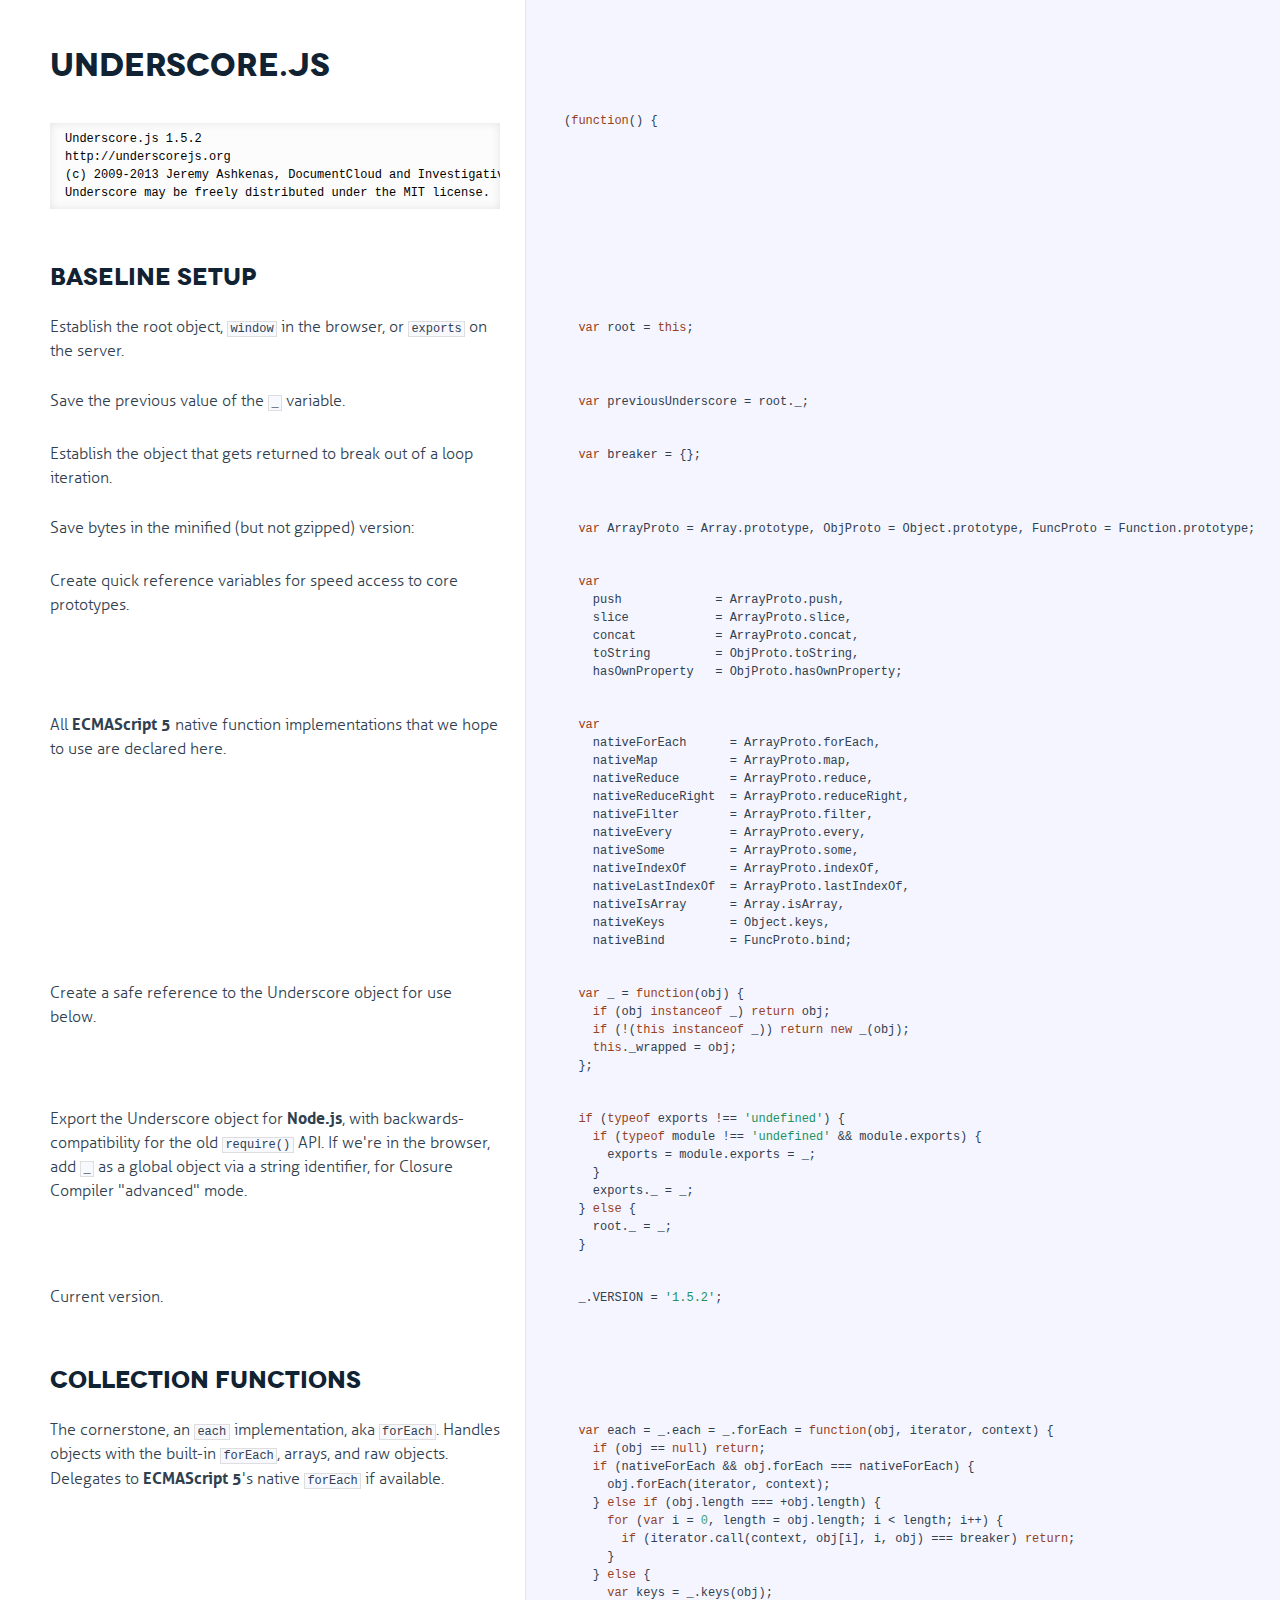
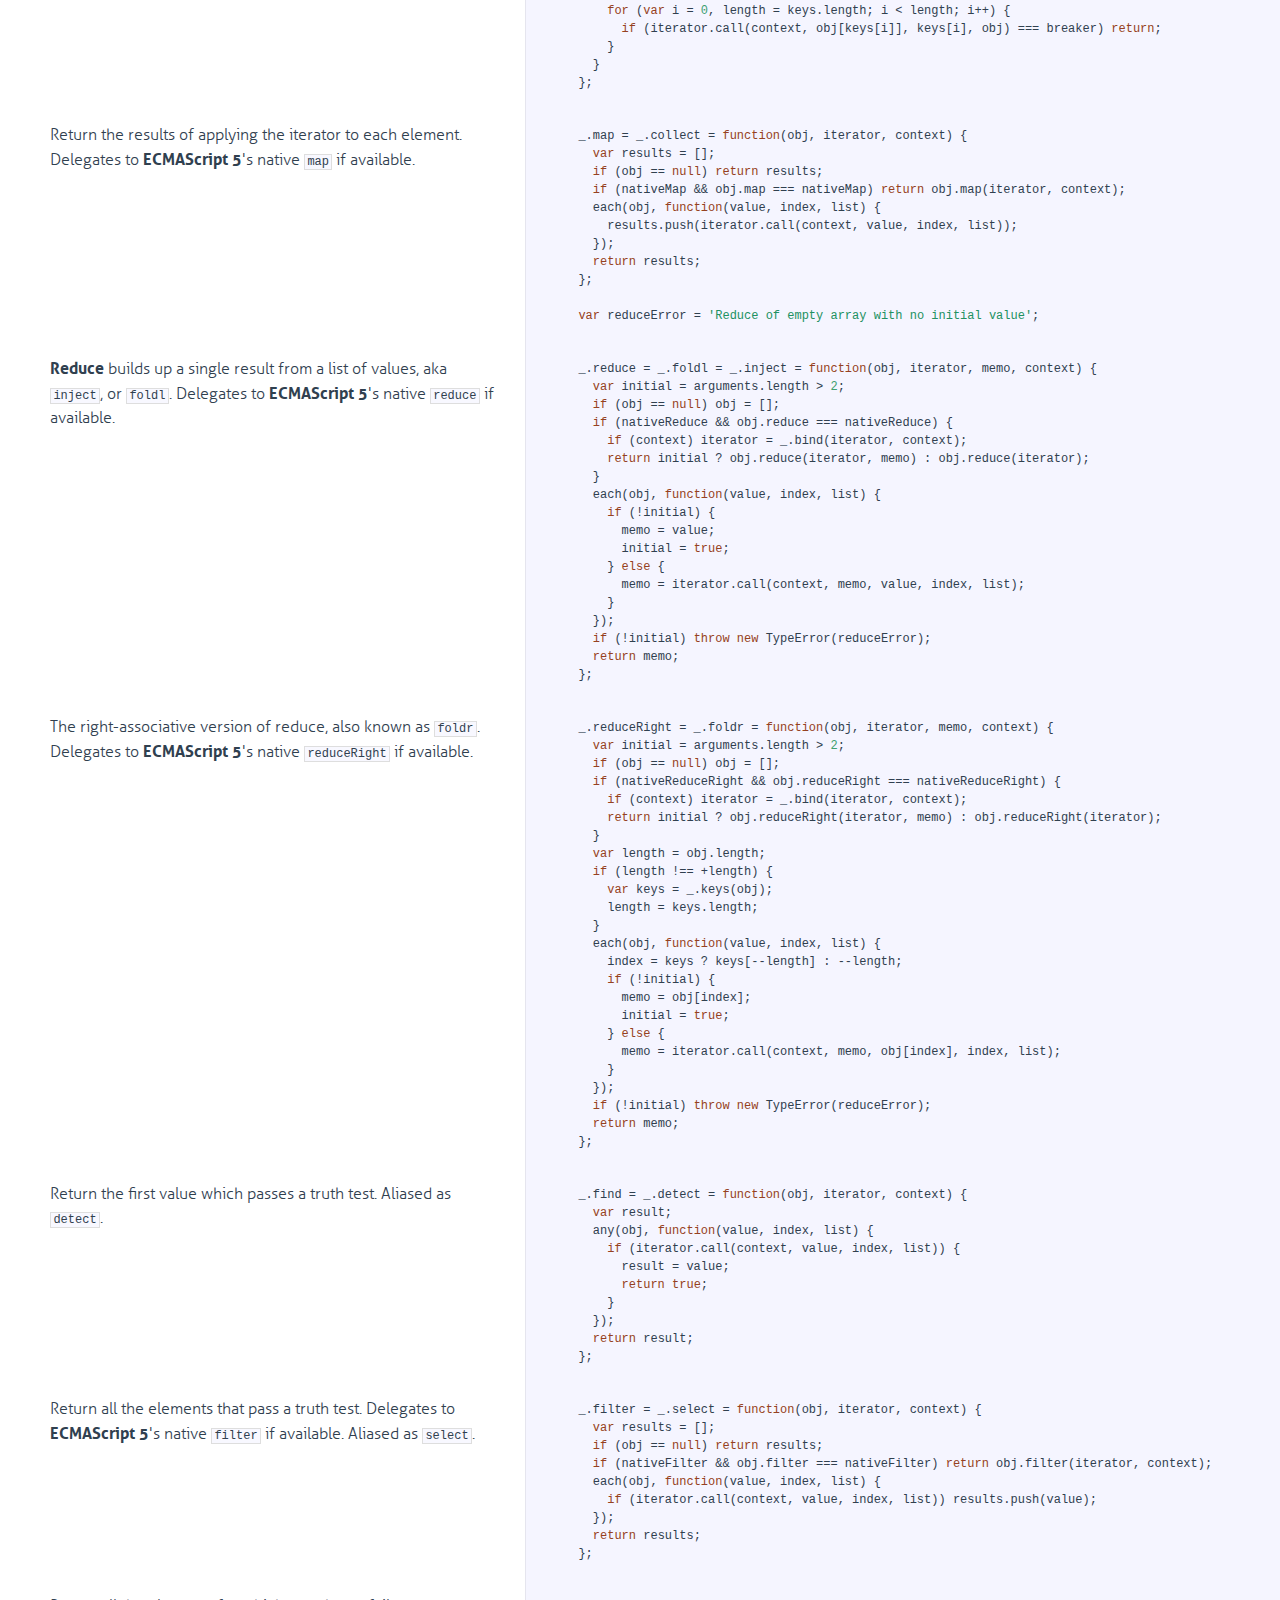
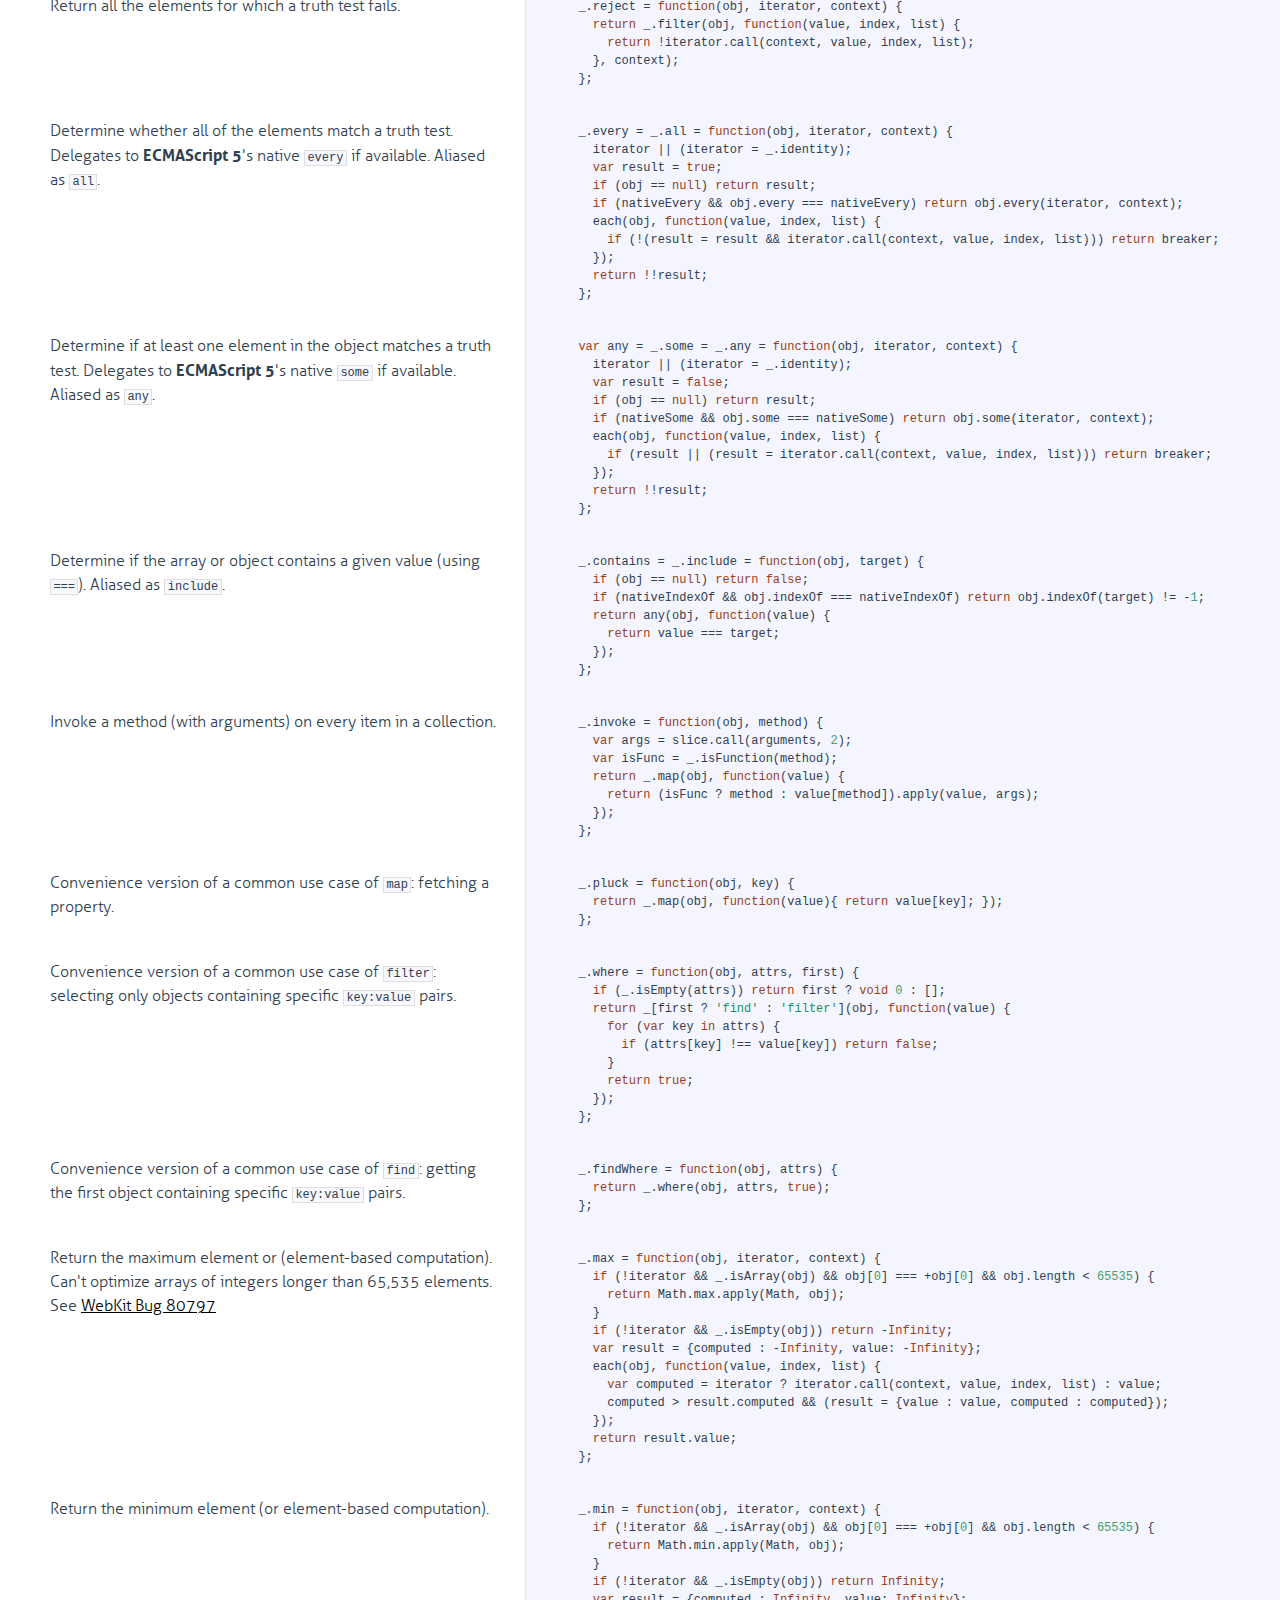
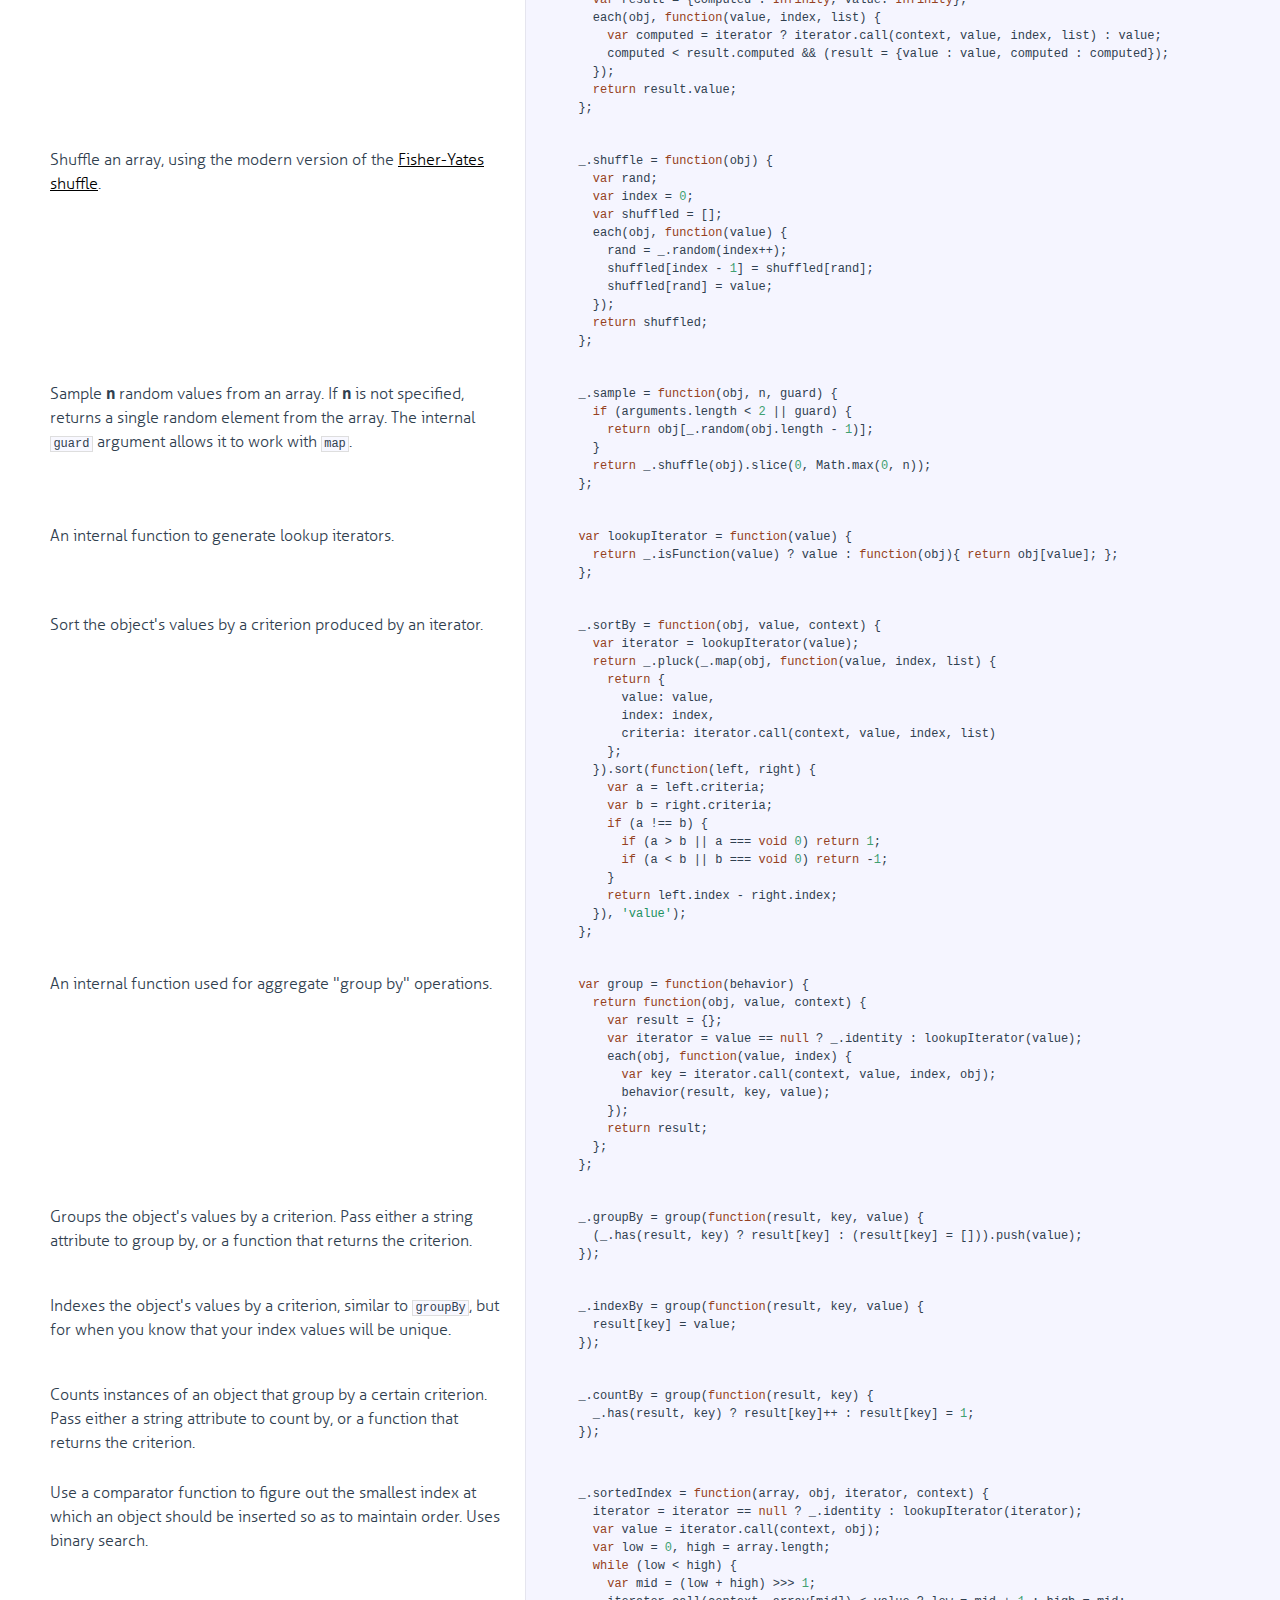
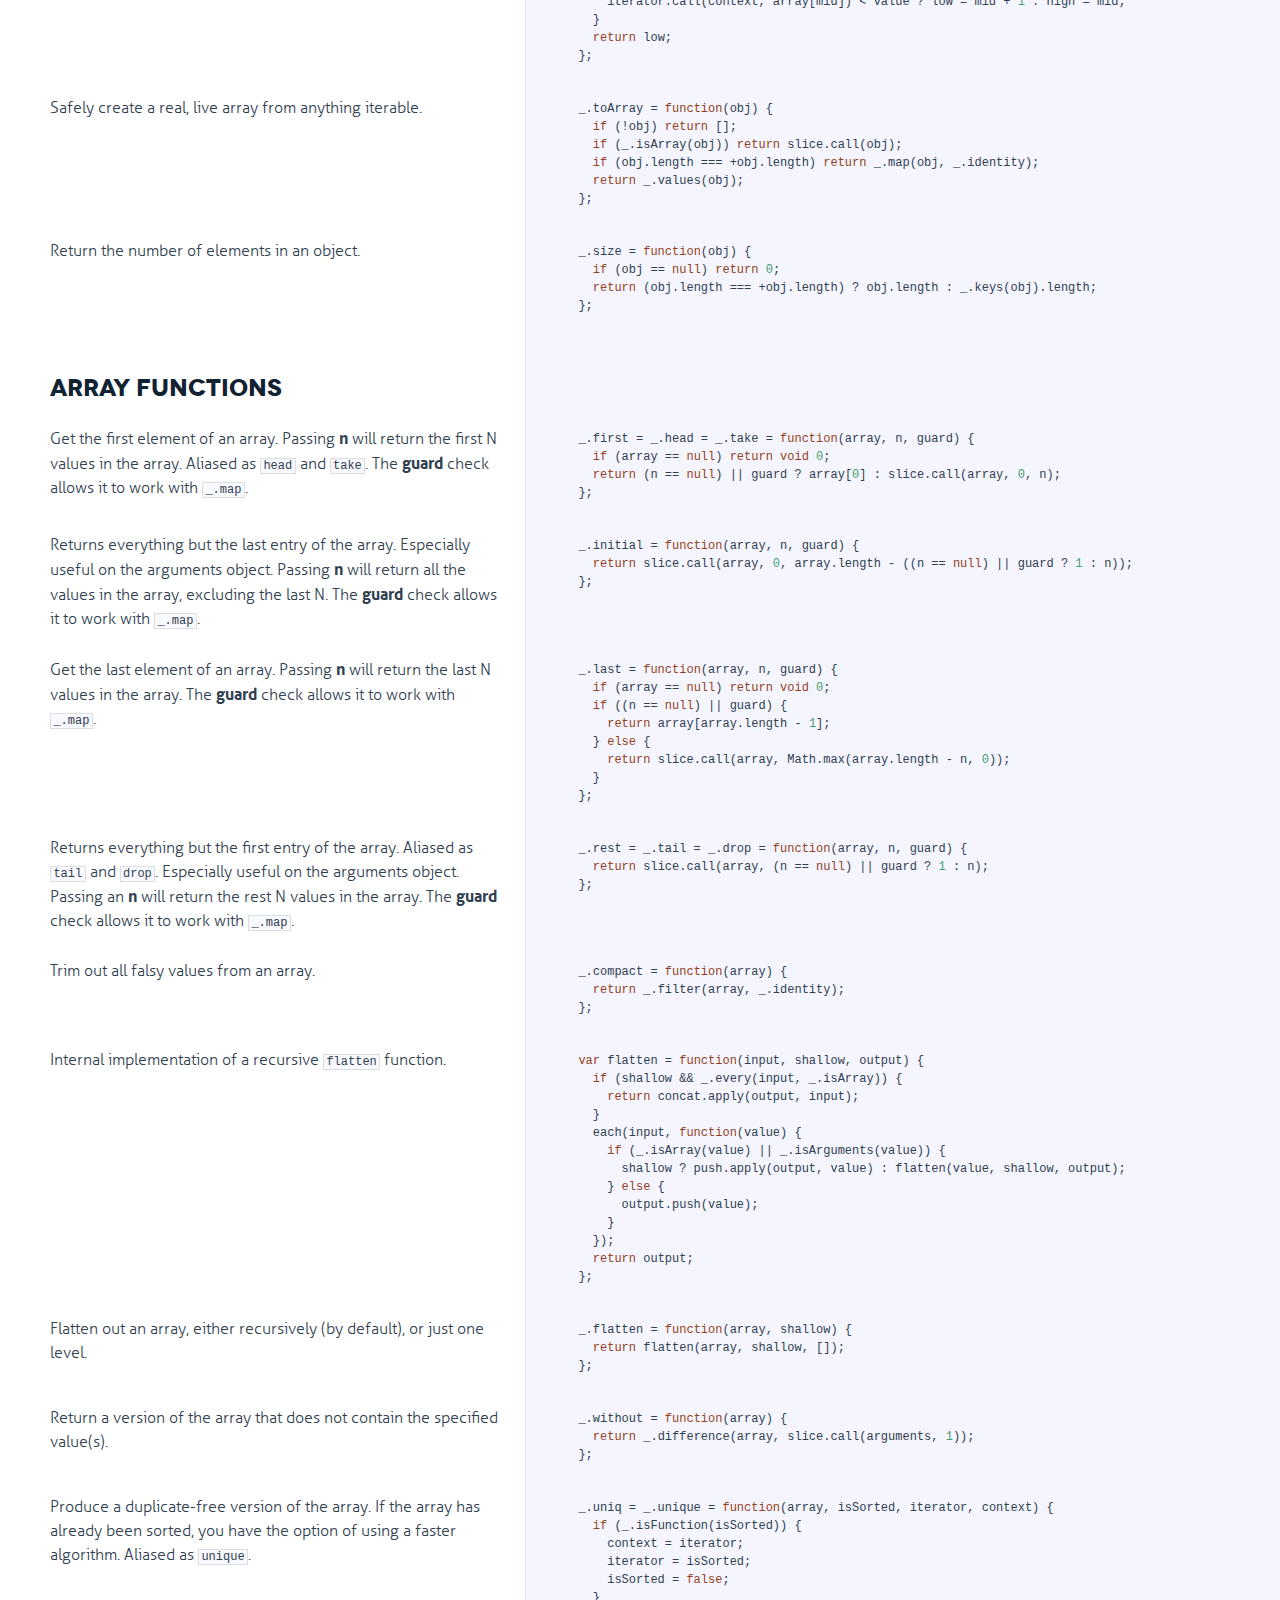
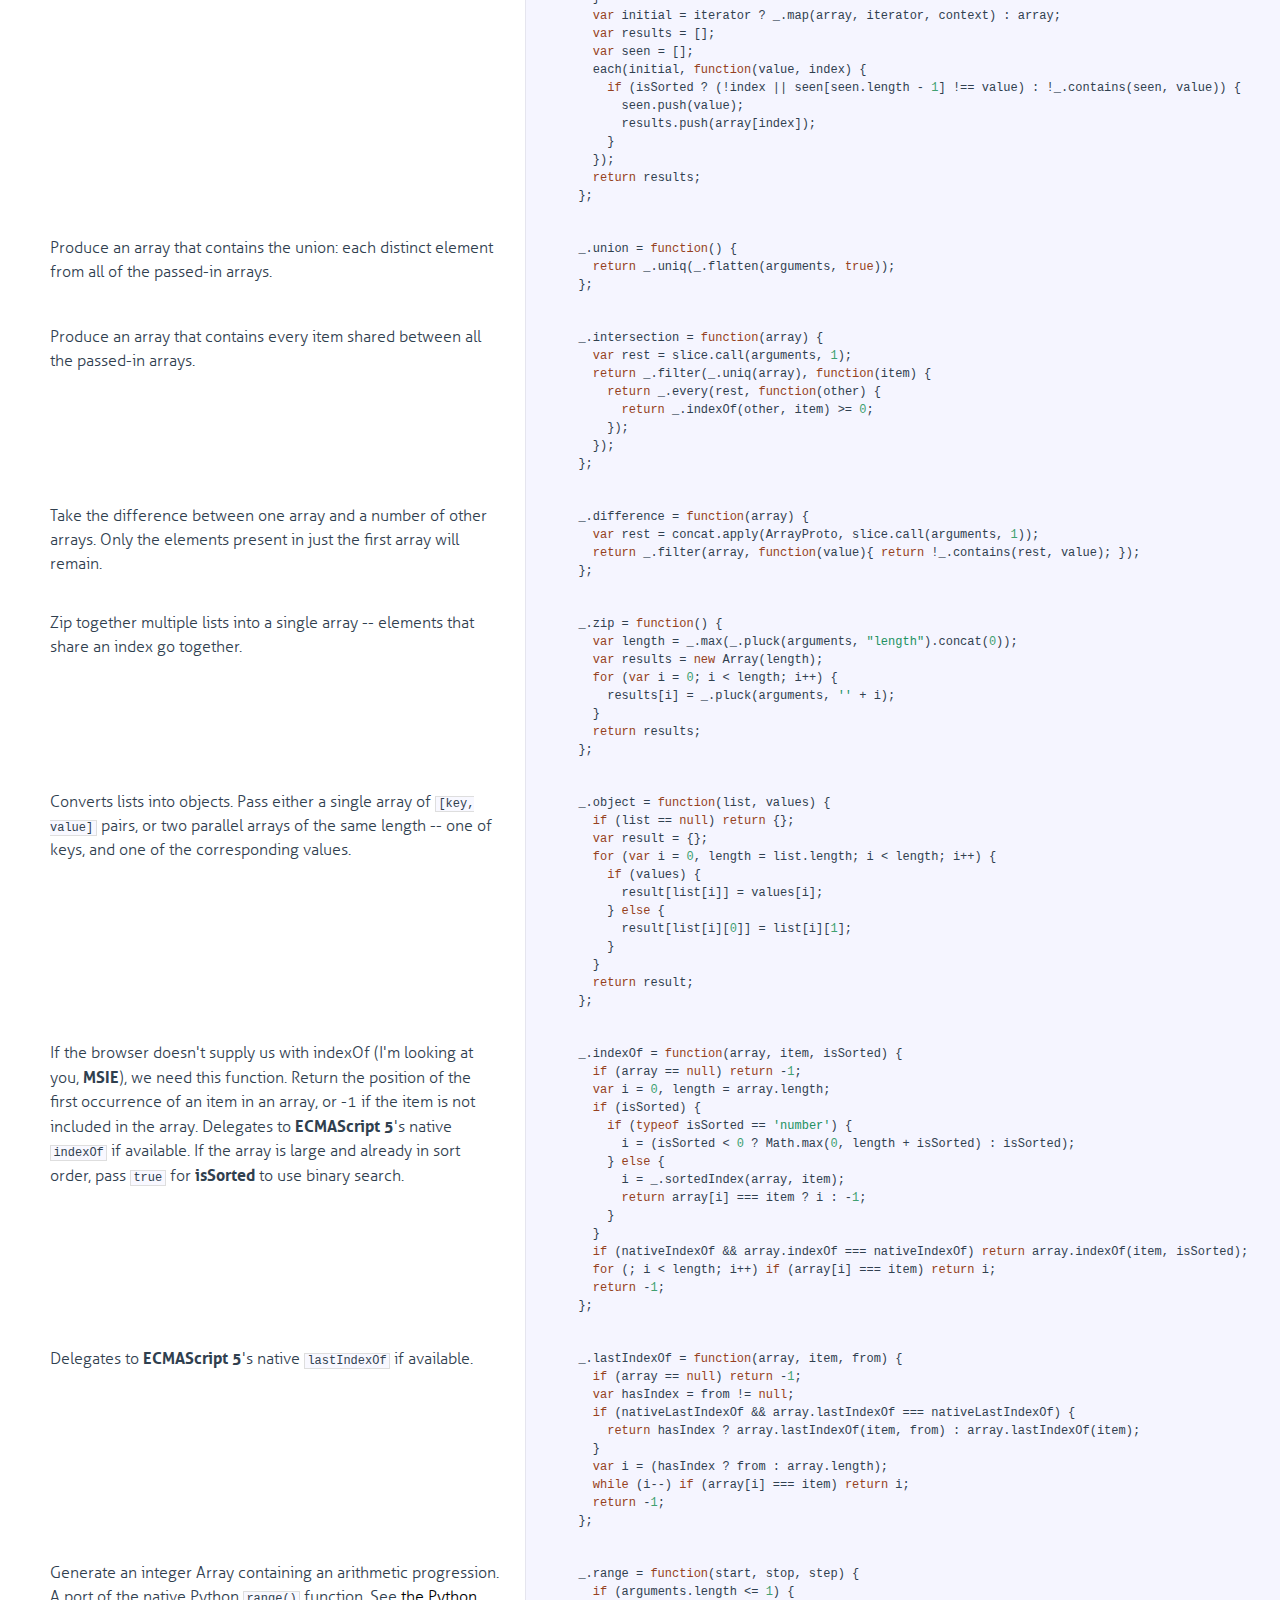
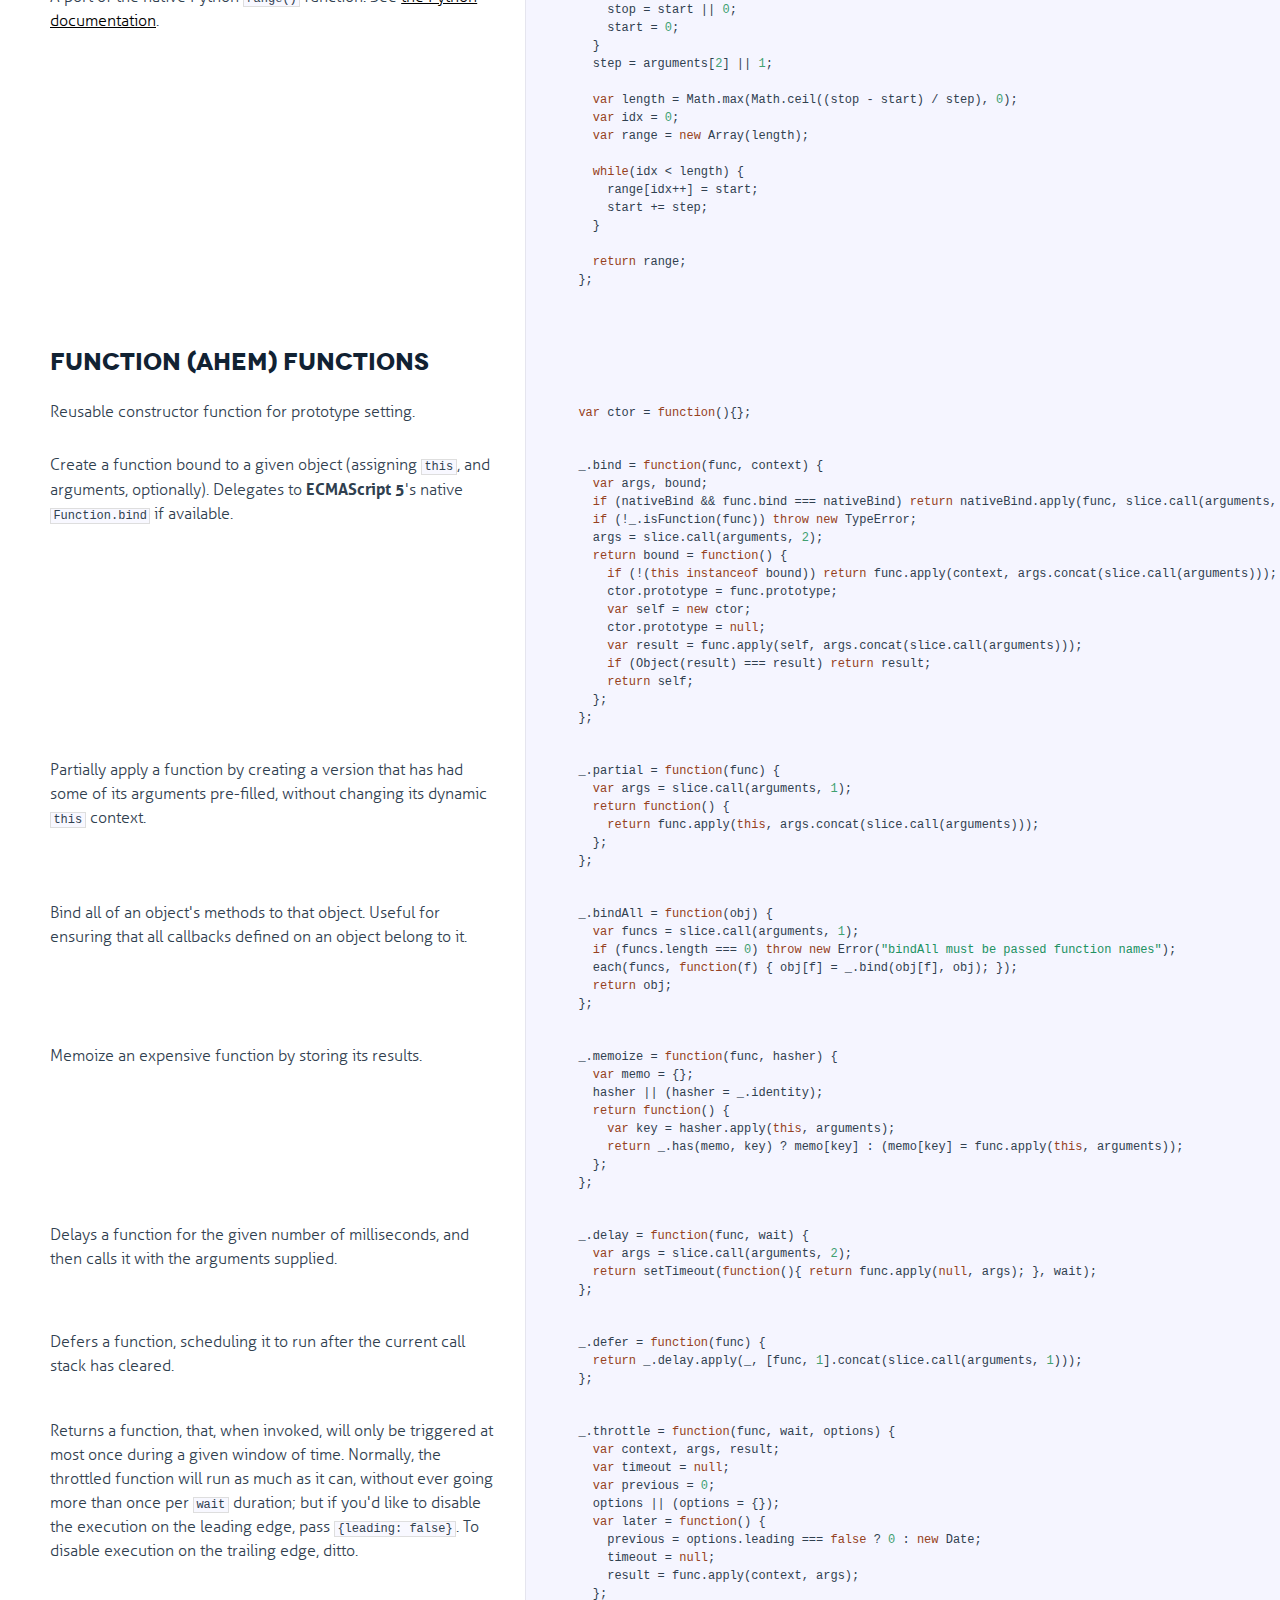
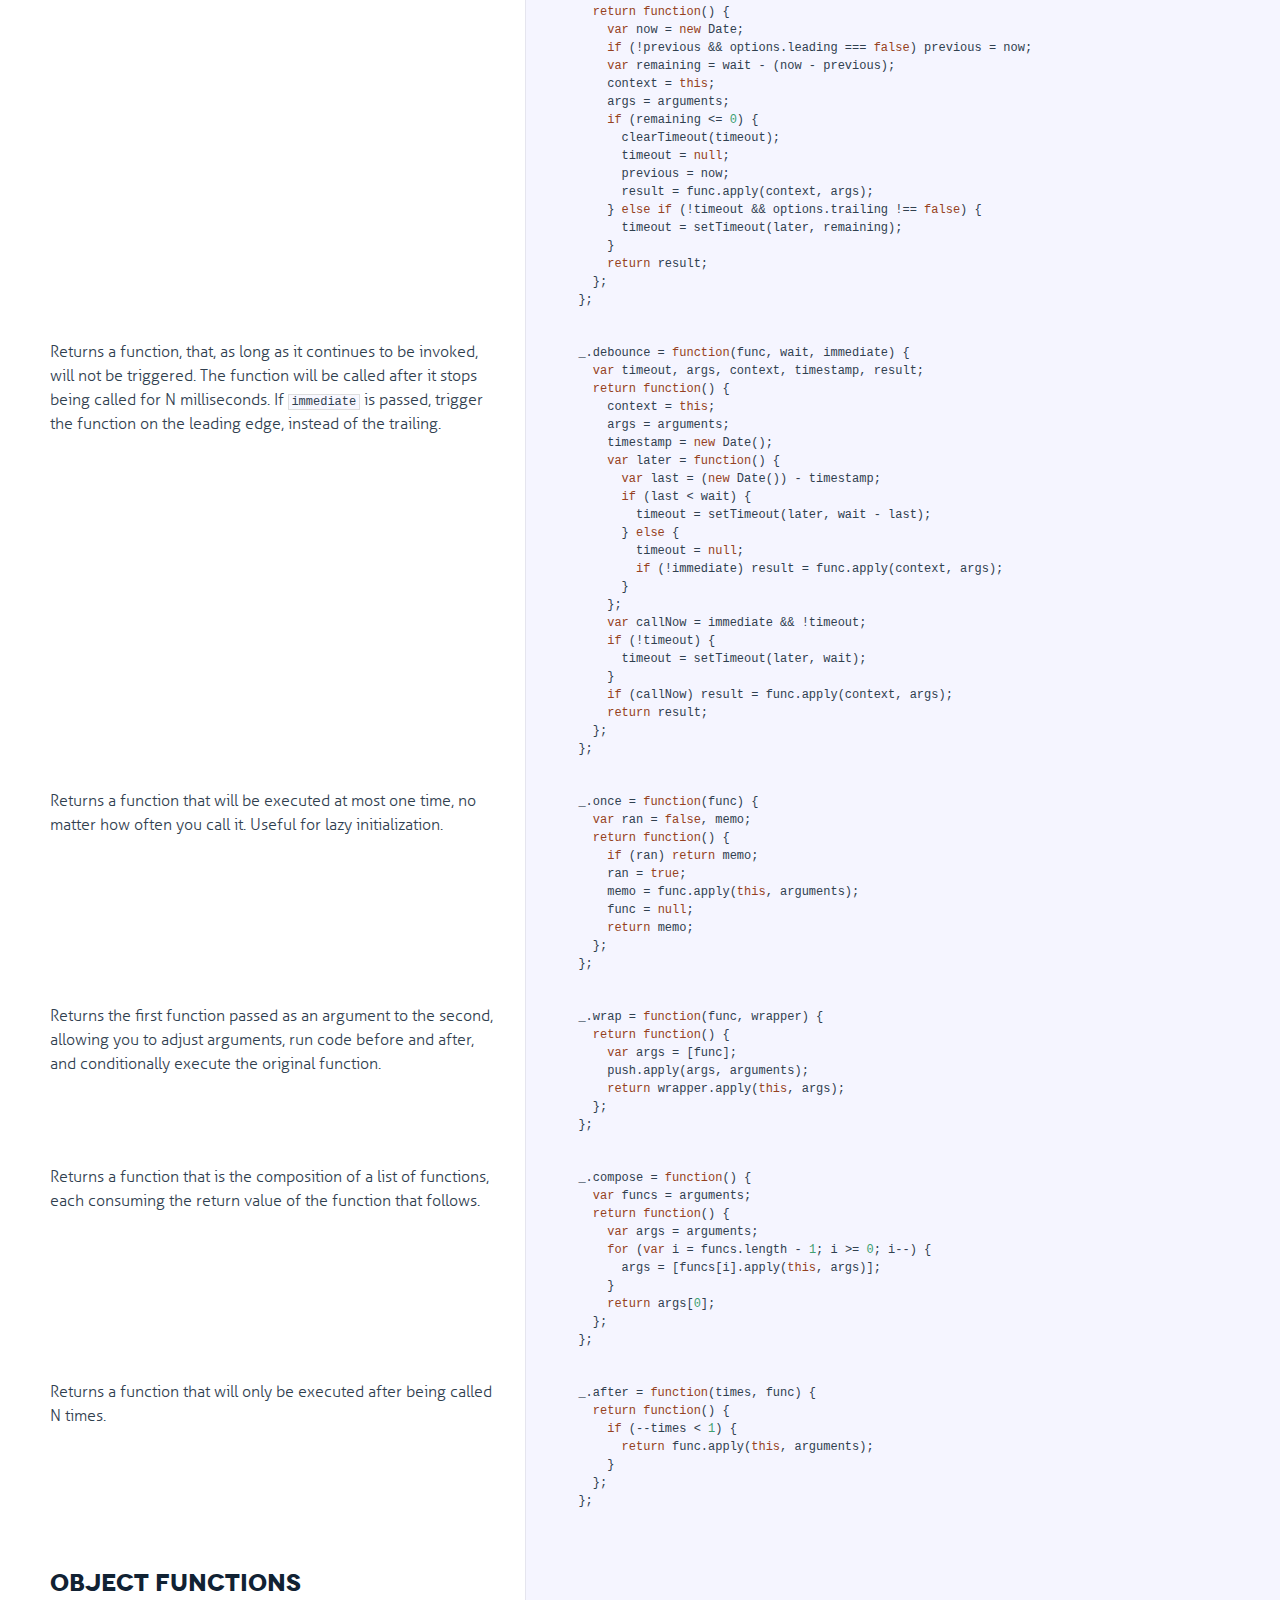
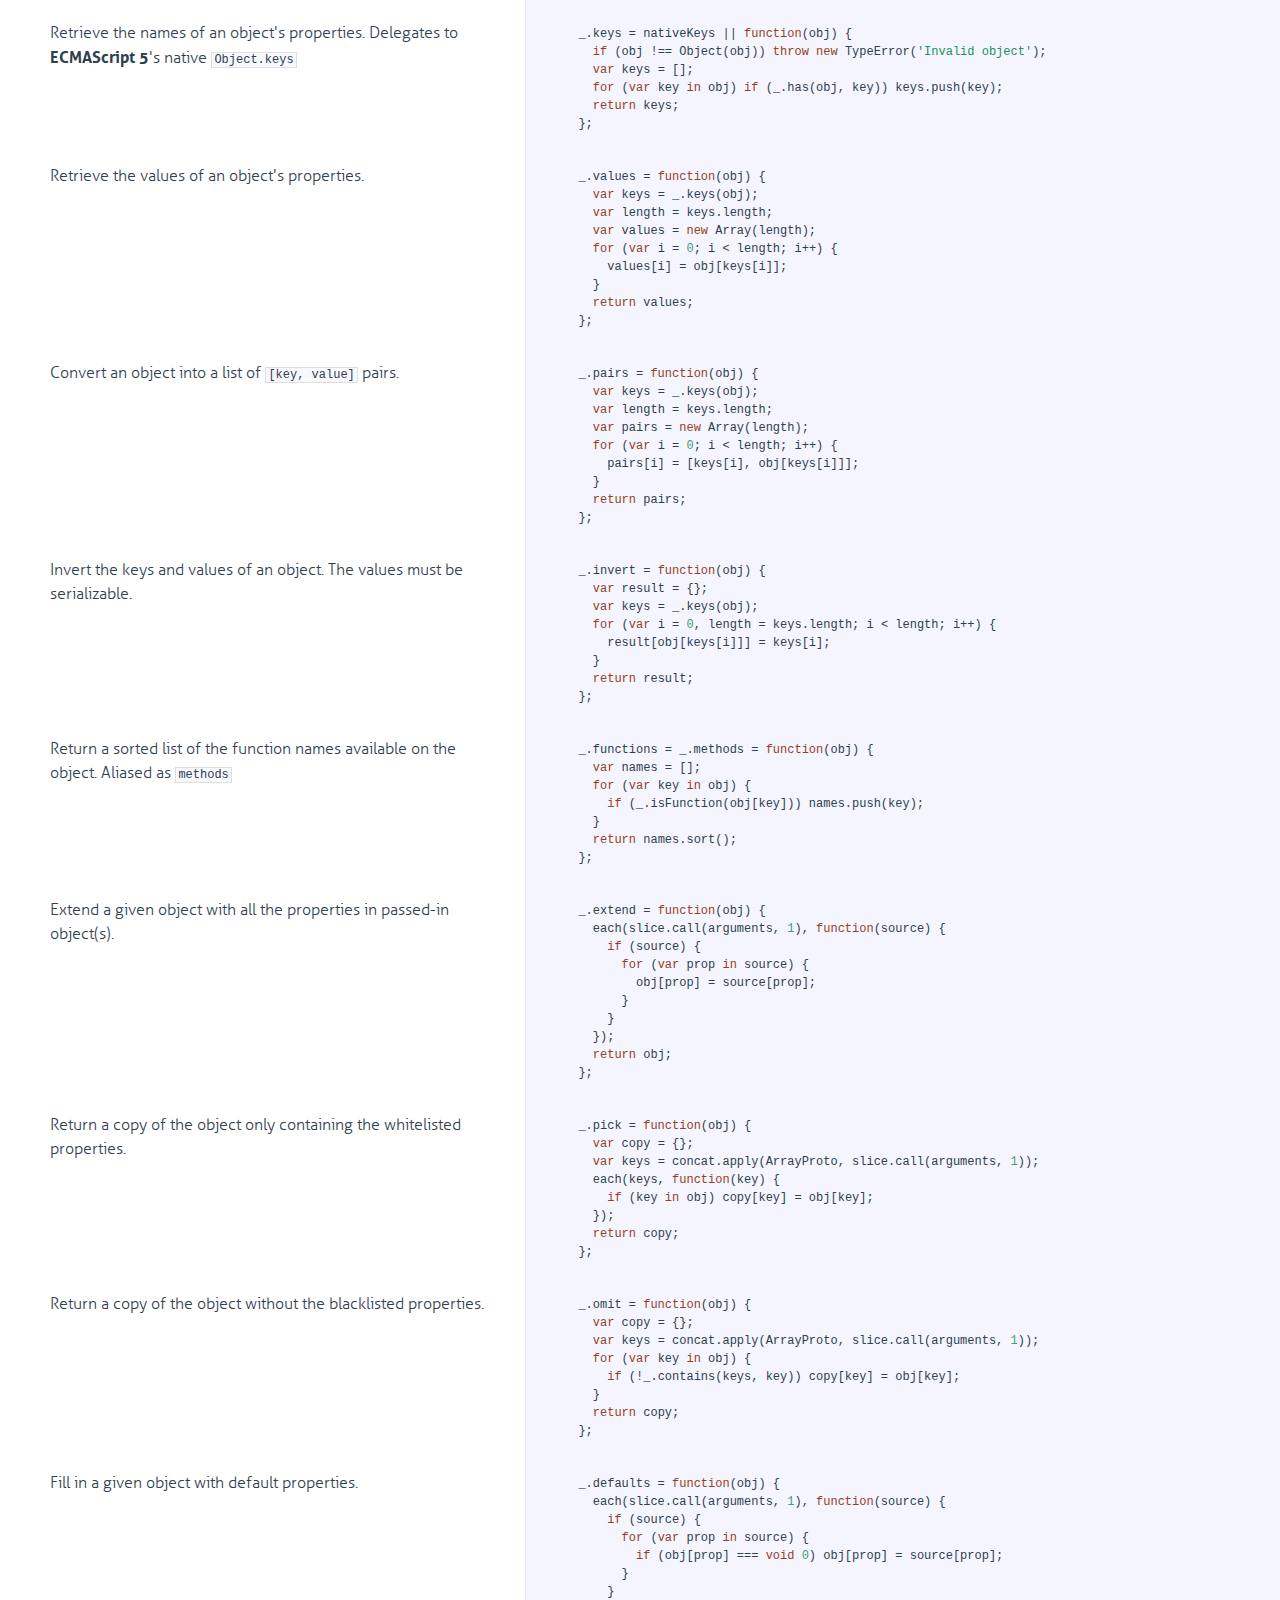
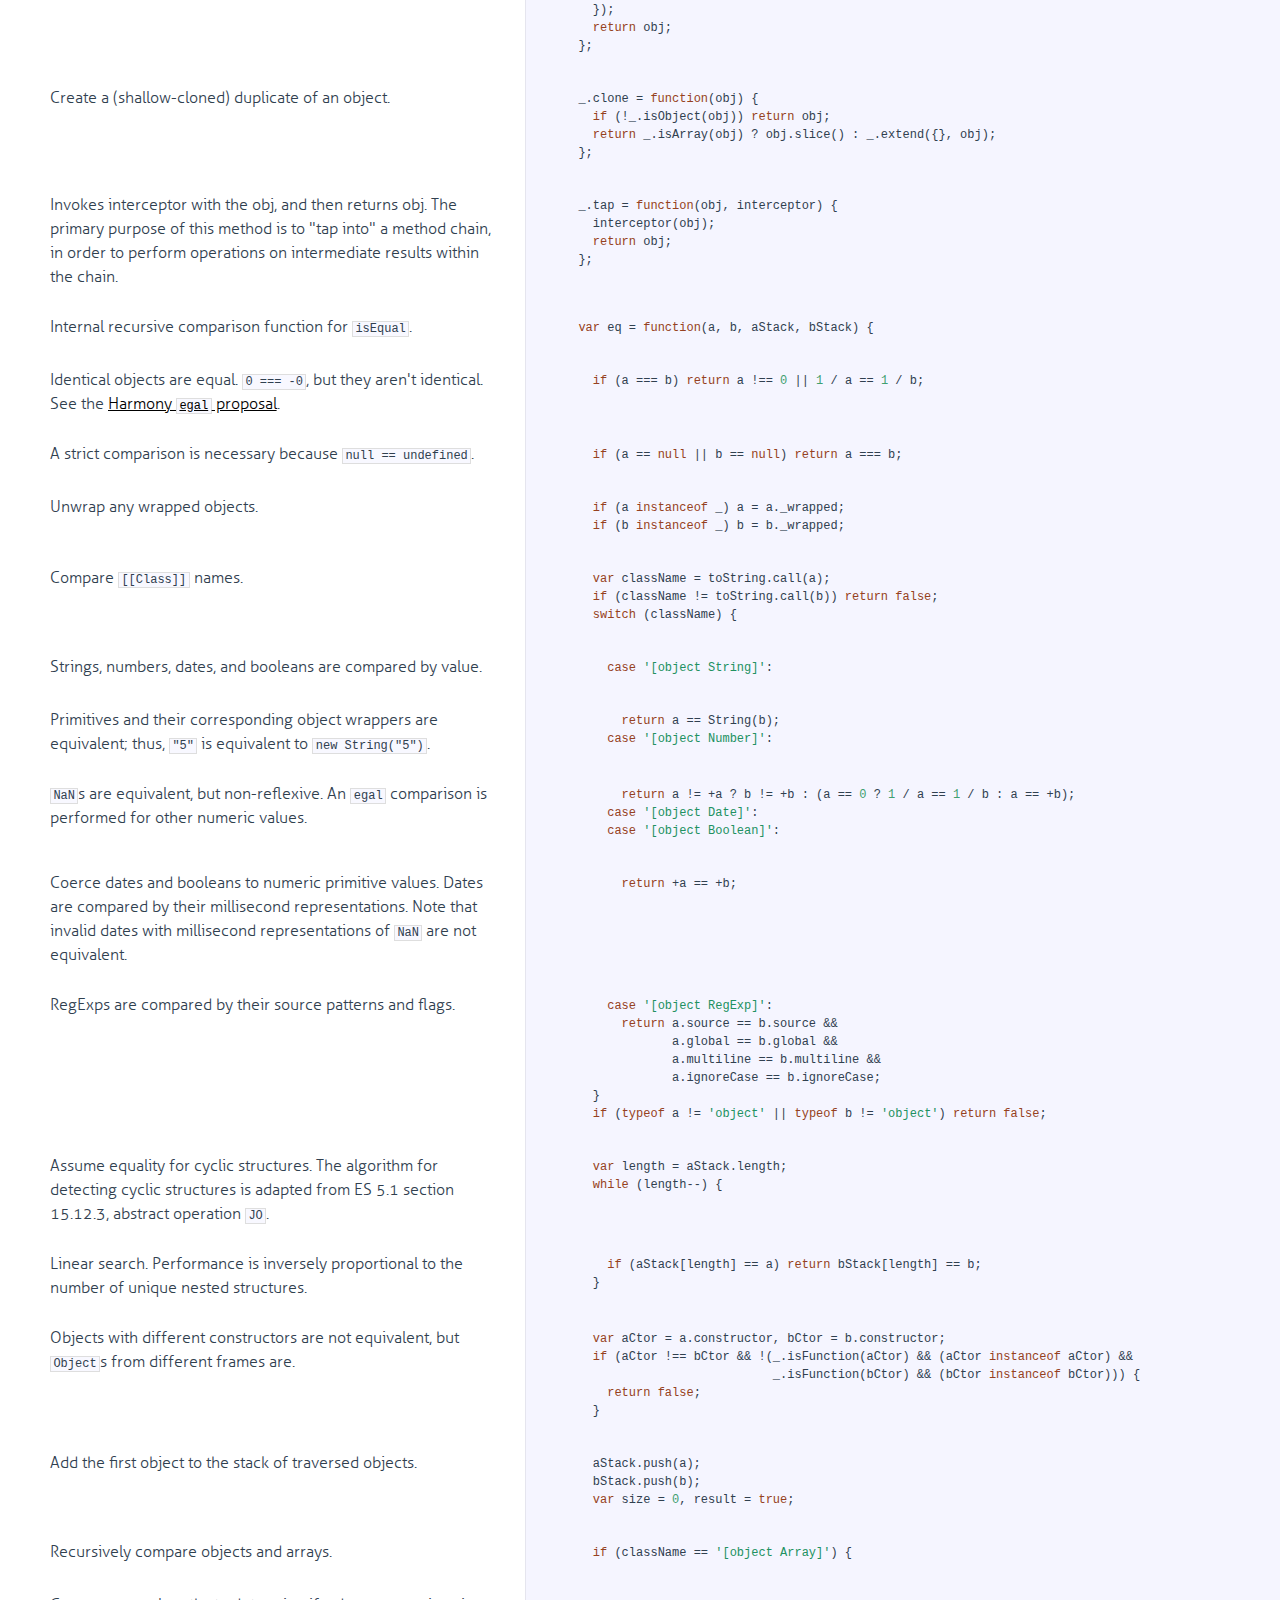
<file: ORM_Refactor/client/bower_components/underscore/docs/underscore.html>
<!DOCTYPE html>

<html>
<head>
  <title>underscore.js</title>
  <meta http-equiv="content-type" content="text/html; charset=UTF-8">
  <meta name="viewport" content="width=device-width, target-densitydpi=160dpi, initial-scale=1.0; maximum-scale=1.0; user-scalable=0;">
  <link rel="stylesheet" media="all" href="docco.css" />
</head>
<body>
  <div id="container">
    <div id="background"></div>
    
    <ul class="sections">
        
          <li id="title">
              <div class="annotation">
                  <h1>underscore.js</h1>
              </div>
          </li>
        
        
        
        <li id="section-1">
            <div class="annotation">
              
              <div class="pilwrap ">
                <a class="pilcrow" href="#section-1">&#182;</a>
              </div>
              <pre><code>Underscore.js 1.5.2
http://underscorejs.org
(c) 2009-2013 Jeremy Ashkenas, DocumentCloud and Investigative Reporters &amp; Editors
Underscore may be freely distributed under the MIT license.</code></pre>

            </div>
            
            <div class="content"><div class='highlight'><pre>(<span class="keyword">function</span>() {</pre></div></div>
            
        </li>
        
        
        <li id="section-2">
            <div class="annotation">
              
              <div class="pilwrap for-h2">
                <a class="pilcrow" href="#section-2">&#182;</a>
              </div>
              <h2>Baseline setup</h2>

            </div>
            
        </li>
        
        
        <li id="section-3">
            <div class="annotation">
              
              <div class="pilwrap ">
                <a class="pilcrow" href="#section-3">&#182;</a>
              </div>
              <p>Establish the root object, <code>window</code> in the browser, or <code>exports</code> on the server.</p>

            </div>
            
            <div class="content"><div class='highlight'><pre>  <span class="keyword">var</span> root = <span class="keyword">this</span>;</pre></div></div>
            
        </li>
        
        
        <li id="section-4">
            <div class="annotation">
              
              <div class="pilwrap ">
                <a class="pilcrow" href="#section-4">&#182;</a>
              </div>
              <p>Save the previous value of the <code>_</code> variable.</p>

            </div>
            
            <div class="content"><div class='highlight'><pre>  <span class="keyword">var</span> previousUnderscore = root._;</pre></div></div>
            
        </li>
        
        
        <li id="section-5">
            <div class="annotation">
              
              <div class="pilwrap ">
                <a class="pilcrow" href="#section-5">&#182;</a>
              </div>
              <p>Establish the object that gets returned to break out of a loop iteration.</p>

            </div>
            
            <div class="content"><div class='highlight'><pre>  <span class="keyword">var</span> breaker = {};</pre></div></div>
            
        </li>
        
        
        <li id="section-6">
            <div class="annotation">
              
              <div class="pilwrap ">
                <a class="pilcrow" href="#section-6">&#182;</a>
              </div>
              <p>Save bytes in the minified (but not gzipped) version:</p>

            </div>
            
            <div class="content"><div class='highlight'><pre>  <span class="keyword">var</span> ArrayProto = Array.prototype, ObjProto = Object.prototype, FuncProto = Function.prototype;</pre></div></div>
            
        </li>
        
        
        <li id="section-7">
            <div class="annotation">
              
              <div class="pilwrap ">
                <a class="pilcrow" href="#section-7">&#182;</a>
              </div>
              <p>Create quick reference variables for speed access to core prototypes.</p>

            </div>
            
            <div class="content"><div class='highlight'><pre>  <span class="keyword">var</span>
    push             = ArrayProto.push,
    slice            = ArrayProto.slice,
    concat           = ArrayProto.concat,
    toString         = ObjProto.toString,
    hasOwnProperty   = ObjProto.hasOwnProperty;</pre></div></div>
            
        </li>
        
        
        <li id="section-8">
            <div class="annotation">
              
              <div class="pilwrap ">
                <a class="pilcrow" href="#section-8">&#182;</a>
              </div>
              <p>All <strong>ECMAScript 5</strong> native function implementations that we hope to use
are declared here.</p>

            </div>
            
            <div class="content"><div class='highlight'><pre>  <span class="keyword">var</span>
    nativeForEach      = ArrayProto.forEach,
    nativeMap          = ArrayProto.map,
    nativeReduce       = ArrayProto.reduce,
    nativeReduceRight  = ArrayProto.reduceRight,
    nativeFilter       = ArrayProto.filter,
    nativeEvery        = ArrayProto.every,
    nativeSome         = ArrayProto.some,
    nativeIndexOf      = ArrayProto.indexOf,
    nativeLastIndexOf  = ArrayProto.lastIndexOf,
    nativeIsArray      = Array.isArray,
    nativeKeys         = Object.keys,
    nativeBind         = FuncProto.bind;</pre></div></div>
            
        </li>
        
        
        <li id="section-9">
            <div class="annotation">
              
              <div class="pilwrap ">
                <a class="pilcrow" href="#section-9">&#182;</a>
              </div>
              <p>Create a safe reference to the Underscore object for use below.</p>

            </div>
            
            <div class="content"><div class='highlight'><pre>  <span class="keyword">var</span> _ = <span class="keyword">function</span>(obj) {
    <span class="keyword">if</span> (obj <span class="keyword">instanceof</span> _) <span class="keyword">return</span> obj;
    <span class="keyword">if</span> (!(<span class="keyword">this</span> <span class="keyword">instanceof</span> _)) <span class="keyword">return</span> <span class="keyword">new</span> _(obj);
    <span class="keyword">this</span>._wrapped = obj;
  };</pre></div></div>
            
        </li>
        
        
        <li id="section-10">
            <div class="annotation">
              
              <div class="pilwrap ">
                <a class="pilcrow" href="#section-10">&#182;</a>
              </div>
              <p>Export the Underscore object for <strong>Node.js</strong>, with
backwards-compatibility for the old <code>require()</code> API. If we&#39;re in
the browser, add <code>_</code> as a global object via a string identifier,
for Closure Compiler &quot;advanced&quot; mode.</p>

            </div>
            
            <div class="content"><div class='highlight'><pre>  <span class="keyword">if</span> (<span class="keyword">typeof</span> exports !== <span class="string">'undefined'</span>) {
    <span class="keyword">if</span> (<span class="keyword">typeof</span> module !== <span class="string">'undefined'</span> &amp;&amp; module.exports) {
      exports = module.exports = _;
    }
    exports._ = _;
  } <span class="keyword">else</span> {
    root._ = _;
  }</pre></div></div>
            
        </li>
        
        
        <li id="section-11">
            <div class="annotation">
              
              <div class="pilwrap ">
                <a class="pilcrow" href="#section-11">&#182;</a>
              </div>
              <p>Current version.</p>

            </div>
            
            <div class="content"><div class='highlight'><pre>  _.VERSION = <span class="string">'1.5.2'</span>;</pre></div></div>
            
        </li>
        
        
        <li id="section-12">
            <div class="annotation">
              
              <div class="pilwrap for-h2">
                <a class="pilcrow" href="#section-12">&#182;</a>
              </div>
              <h2>Collection Functions</h2>

            </div>
            
        </li>
        
        
        <li id="section-13">
            <div class="annotation">
              
              <div class="pilwrap ">
                <a class="pilcrow" href="#section-13">&#182;</a>
              </div>
              <p>The cornerstone, an <code>each</code> implementation, aka <code>forEach</code>.
Handles objects with the built-in <code>forEach</code>, arrays, and raw objects.
Delegates to <strong>ECMAScript 5</strong>&#39;s native <code>forEach</code> if available.</p>

            </div>
            
            <div class="content"><div class='highlight'><pre>  <span class="keyword">var</span> each = _.each = _.forEach = <span class="keyword">function</span>(obj, iterator, context) {
    <span class="keyword">if</span> (obj == <span class="literal">null</span>) <span class="keyword">return</span>;
    <span class="keyword">if</span> (nativeForEach &amp;&amp; obj.forEach === nativeForEach) {
      obj.forEach(iterator, context);
    } <span class="keyword">else</span> <span class="keyword">if</span> (obj.length === +obj.length) {
      <span class="keyword">for</span> (<span class="keyword">var</span> i = <span class="number">0</span>, length = obj.length; i &lt; length; i++) {
        <span class="keyword">if</span> (iterator.call(context, obj[i], i, obj) === breaker) <span class="keyword">return</span>;
      }
    } <span class="keyword">else</span> {
      <span class="keyword">var</span> keys = _.keys(obj);
      <span class="keyword">for</span> (<span class="keyword">var</span> i = <span class="number">0</span>, length = keys.length; i &lt; length; i++) {
        <span class="keyword">if</span> (iterator.call(context, obj[keys[i]], keys[i], obj) === breaker) <span class="keyword">return</span>;
      }
    }
  };</pre></div></div>
            
        </li>
        
        
        <li id="section-14">
            <div class="annotation">
              
              <div class="pilwrap ">
                <a class="pilcrow" href="#section-14">&#182;</a>
              </div>
              <p>Return the results of applying the iterator to each element.
Delegates to <strong>ECMAScript 5</strong>&#39;s native <code>map</code> if available.</p>

            </div>
            
            <div class="content"><div class='highlight'><pre>  _.map = _.collect = <span class="keyword">function</span>(obj, iterator, context) {
    <span class="keyword">var</span> results = [];
    <span class="keyword">if</span> (obj == <span class="literal">null</span>) <span class="keyword">return</span> results;
    <span class="keyword">if</span> (nativeMap &amp;&amp; obj.map === nativeMap) <span class="keyword">return</span> obj.map(iterator, context);
    each(obj, <span class="keyword">function</span>(value, index, list) {
      results.push(iterator.call(context, value, index, list));
    });
    <span class="keyword">return</span> results;
  };

  <span class="keyword">var</span> reduceError = <span class="string">'Reduce of empty array with no initial value'</span>;</pre></div></div>
            
        </li>
        
        
        <li id="section-15">
            <div class="annotation">
              
              <div class="pilwrap ">
                <a class="pilcrow" href="#section-15">&#182;</a>
              </div>
              <p><strong>Reduce</strong> builds up a single result from a list of values, aka <code>inject</code>,
or <code>foldl</code>. Delegates to <strong>ECMAScript 5</strong>&#39;s native <code>reduce</code> if available.</p>

            </div>
            
            <div class="content"><div class='highlight'><pre>  _.reduce = _.foldl = _.inject = <span class="keyword">function</span>(obj, iterator, memo, context) {
    <span class="keyword">var</span> initial = arguments.length &gt; <span class="number">2</span>;
    <span class="keyword">if</span> (obj == <span class="literal">null</span>) obj = [];
    <span class="keyword">if</span> (nativeReduce &amp;&amp; obj.reduce === nativeReduce) {
      <span class="keyword">if</span> (context) iterator = _.bind(iterator, context);
      <span class="keyword">return</span> initial ? obj.reduce(iterator, memo) : obj.reduce(iterator);
    }
    each(obj, <span class="keyword">function</span>(value, index, list) {
      <span class="keyword">if</span> (!initial) {
        memo = value;
        initial = <span class="literal">true</span>;
      } <span class="keyword">else</span> {
        memo = iterator.call(context, memo, value, index, list);
      }
    });
    <span class="keyword">if</span> (!initial) <span class="keyword">throw</span> <span class="keyword">new</span> TypeError(reduceError);
    <span class="keyword">return</span> memo;
  };</pre></div></div>
            
        </li>
        
        
        <li id="section-16">
            <div class="annotation">
              
              <div class="pilwrap ">
                <a class="pilcrow" href="#section-16">&#182;</a>
              </div>
              <p>The right-associative version of reduce, also known as <code>foldr</code>.
Delegates to <strong>ECMAScript 5</strong>&#39;s native <code>reduceRight</code> if available.</p>

            </div>
            
            <div class="content"><div class='highlight'><pre>  _.reduceRight = _.foldr = <span class="keyword">function</span>(obj, iterator, memo, context) {
    <span class="keyword">var</span> initial = arguments.length &gt; <span class="number">2</span>;
    <span class="keyword">if</span> (obj == <span class="literal">null</span>) obj = [];
    <span class="keyword">if</span> (nativeReduceRight &amp;&amp; obj.reduceRight === nativeReduceRight) {
      <span class="keyword">if</span> (context) iterator = _.bind(iterator, context);
      <span class="keyword">return</span> initial ? obj.reduceRight(iterator, memo) : obj.reduceRight(iterator);
    }
    <span class="keyword">var</span> length = obj.length;
    <span class="keyword">if</span> (length !== +length) {
      <span class="keyword">var</span> keys = _.keys(obj);
      length = keys.length;
    }
    each(obj, <span class="keyword">function</span>(value, index, list) {
      index = keys ? keys[--length] : --length;
      <span class="keyword">if</span> (!initial) {
        memo = obj[index];
        initial = <span class="literal">true</span>;
      } <span class="keyword">else</span> {
        memo = iterator.call(context, memo, obj[index], index, list);
      }
    });
    <span class="keyword">if</span> (!initial) <span class="keyword">throw</span> <span class="keyword">new</span> TypeError(reduceError);
    <span class="keyword">return</span> memo;
  };</pre></div></div>
            
        </li>
        
        
        <li id="section-17">
            <div class="annotation">
              
              <div class="pilwrap ">
                <a class="pilcrow" href="#section-17">&#182;</a>
              </div>
              <p>Return the first value which passes a truth test. Aliased as <code>detect</code>.</p>

            </div>
            
            <div class="content"><div class='highlight'><pre>  _.find = _.detect = <span class="keyword">function</span>(obj, iterator, context) {
    <span class="keyword">var</span> result;
    any(obj, <span class="keyword">function</span>(value, index, list) {
      <span class="keyword">if</span> (iterator.call(context, value, index, list)) {
        result = value;
        <span class="keyword">return</span> <span class="literal">true</span>;
      }
    });
    <span class="keyword">return</span> result;
  };</pre></div></div>
            
        </li>
        
        
        <li id="section-18">
            <div class="annotation">
              
              <div class="pilwrap ">
                <a class="pilcrow" href="#section-18">&#182;</a>
              </div>
              <p>Return all the elements that pass a truth test.
Delegates to <strong>ECMAScript 5</strong>&#39;s native <code>filter</code> if available.
Aliased as <code>select</code>.</p>

            </div>
            
            <div class="content"><div class='highlight'><pre>  _.filter = _.select = <span class="keyword">function</span>(obj, iterator, context) {
    <span class="keyword">var</span> results = [];
    <span class="keyword">if</span> (obj == <span class="literal">null</span>) <span class="keyword">return</span> results;
    <span class="keyword">if</span> (nativeFilter &amp;&amp; obj.filter === nativeFilter) <span class="keyword">return</span> obj.filter(iterator, context);
    each(obj, <span class="keyword">function</span>(value, index, list) {
      <span class="keyword">if</span> (iterator.call(context, value, index, list)) results.push(value);
    });
    <span class="keyword">return</span> results;
  };</pre></div></div>
            
        </li>
        
        
        <li id="section-19">
            <div class="annotation">
              
              <div class="pilwrap ">
                <a class="pilcrow" href="#section-19">&#182;</a>
              </div>
              <p>Return all the elements for which a truth test fails.</p>

            </div>
            
            <div class="content"><div class='highlight'><pre>  _.reject = <span class="keyword">function</span>(obj, iterator, context) {
    <span class="keyword">return</span> _.filter(obj, <span class="keyword">function</span>(value, index, list) {
      <span class="keyword">return</span> !iterator.call(context, value, index, list);
    }, context);
  };</pre></div></div>
            
        </li>
        
        
        <li id="section-20">
            <div class="annotation">
              
              <div class="pilwrap ">
                <a class="pilcrow" href="#section-20">&#182;</a>
              </div>
              <p>Determine whether all of the elements match a truth test.
Delegates to <strong>ECMAScript 5</strong>&#39;s native <code>every</code> if available.
Aliased as <code>all</code>.</p>

            </div>
            
            <div class="content"><div class='highlight'><pre>  _.every = _.all = <span class="keyword">function</span>(obj, iterator, context) {
    iterator || (iterator = _.identity);
    <span class="keyword">var</span> result = <span class="literal">true</span>;
    <span class="keyword">if</span> (obj == <span class="literal">null</span>) <span class="keyword">return</span> result;
    <span class="keyword">if</span> (nativeEvery &amp;&amp; obj.every === nativeEvery) <span class="keyword">return</span> obj.every(iterator, context);
    each(obj, <span class="keyword">function</span>(value, index, list) {
      <span class="keyword">if</span> (!(result = result &amp;&amp; iterator.call(context, value, index, list))) <span class="keyword">return</span> breaker;
    });
    <span class="keyword">return</span> !!result;
  };</pre></div></div>
            
        </li>
        
        
        <li id="section-21">
            <div class="annotation">
              
              <div class="pilwrap ">
                <a class="pilcrow" href="#section-21">&#182;</a>
              </div>
              <p>Determine if at least one element in the object matches a truth test.
Delegates to <strong>ECMAScript 5</strong>&#39;s native <code>some</code> if available.
Aliased as <code>any</code>.</p>

            </div>
            
            <div class="content"><div class='highlight'><pre>  <span class="keyword">var</span> any = _.some = _.any = <span class="keyword">function</span>(obj, iterator, context) {
    iterator || (iterator = _.identity);
    <span class="keyword">var</span> result = <span class="literal">false</span>;
    <span class="keyword">if</span> (obj == <span class="literal">null</span>) <span class="keyword">return</span> result;
    <span class="keyword">if</span> (nativeSome &amp;&amp; obj.some === nativeSome) <span class="keyword">return</span> obj.some(iterator, context);
    each(obj, <span class="keyword">function</span>(value, index, list) {
      <span class="keyword">if</span> (result || (result = iterator.call(context, value, index, list))) <span class="keyword">return</span> breaker;
    });
    <span class="keyword">return</span> !!result;
  };</pre></div></div>
            
        </li>
        
        
        <li id="section-22">
            <div class="annotation">
              
              <div class="pilwrap ">
                <a class="pilcrow" href="#section-22">&#182;</a>
              </div>
              <p>Determine if the array or object contains a given value (using <code>===</code>).
Aliased as <code>include</code>.</p>

            </div>
            
            <div class="content"><div class='highlight'><pre>  _.contains = _.include = <span class="keyword">function</span>(obj, target) {
    <span class="keyword">if</span> (obj == <span class="literal">null</span>) <span class="keyword">return</span> <span class="literal">false</span>;
    <span class="keyword">if</span> (nativeIndexOf &amp;&amp; obj.indexOf === nativeIndexOf) <span class="keyword">return</span> obj.indexOf(target) != -<span class="number">1</span>;
    <span class="keyword">return</span> any(obj, <span class="keyword">function</span>(value) {
      <span class="keyword">return</span> value === target;
    });
  };</pre></div></div>
            
        </li>
        
        
        <li id="section-23">
            <div class="annotation">
              
              <div class="pilwrap ">
                <a class="pilcrow" href="#section-23">&#182;</a>
              </div>
              <p>Invoke a method (with arguments) on every item in a collection.</p>

            </div>
            
            <div class="content"><div class='highlight'><pre>  _.invoke = <span class="keyword">function</span>(obj, method) {
    <span class="keyword">var</span> args = slice.call(arguments, <span class="number">2</span>);
    <span class="keyword">var</span> isFunc = _.isFunction(method);
    <span class="keyword">return</span> _.map(obj, <span class="keyword">function</span>(value) {
      <span class="keyword">return</span> (isFunc ? method : value[method]).apply(value, args);
    });
  };</pre></div></div>
            
        </li>
        
        
        <li id="section-24">
            <div class="annotation">
              
              <div class="pilwrap ">
                <a class="pilcrow" href="#section-24">&#182;</a>
              </div>
              <p>Convenience version of a common use case of <code>map</code>: fetching a property.</p>

            </div>
            
            <div class="content"><div class='highlight'><pre>  _.pluck = <span class="keyword">function</span>(obj, key) {
    <span class="keyword">return</span> _.map(obj, <span class="keyword">function</span>(value){ <span class="keyword">return</span> value[key]; });
  };</pre></div></div>
            
        </li>
        
        
        <li id="section-25">
            <div class="annotation">
              
              <div class="pilwrap ">
                <a class="pilcrow" href="#section-25">&#182;</a>
              </div>
              <p>Convenience version of a common use case of <code>filter</code>: selecting only objects
containing specific <code>key:value</code> pairs.</p>

            </div>
            
            <div class="content"><div class='highlight'><pre>  _.where = <span class="keyword">function</span>(obj, attrs, first) {
    <span class="keyword">if</span> (_.isEmpty(attrs)) <span class="keyword">return</span> first ? <span class="keyword">void</span> <span class="number">0</span> : [];
    <span class="keyword">return</span> _[first ? <span class="string">'find'</span> : <span class="string">'filter'</span>](obj, <span class="keyword">function</span>(value) {
      <span class="keyword">for</span> (<span class="keyword">var</span> key <span class="keyword">in</span> attrs) {
        <span class="keyword">if</span> (attrs[key] !== value[key]) <span class="keyword">return</span> <span class="literal">false</span>;
      }
      <span class="keyword">return</span> <span class="literal">true</span>;
    });
  };</pre></div></div>
            
        </li>
        
        
        <li id="section-26">
            <div class="annotation">
              
              <div class="pilwrap ">
                <a class="pilcrow" href="#section-26">&#182;</a>
              </div>
              <p>Convenience version of a common use case of <code>find</code>: getting the first object
containing specific <code>key:value</code> pairs.</p>

            </div>
            
            <div class="content"><div class='highlight'><pre>  _.findWhere = <span class="keyword">function</span>(obj, attrs) {
    <span class="keyword">return</span> _.where(obj, attrs, <span class="literal">true</span>);
  };</pre></div></div>
            
        </li>
        
        
        <li id="section-27">
            <div class="annotation">
              
              <div class="pilwrap ">
                <a class="pilcrow" href="#section-27">&#182;</a>
              </div>
              <p>Return the maximum element or (element-based computation).
Can&#39;t optimize arrays of integers longer than 65,535 elements.
See <a href="https://bugs.webkit.org/show_bug.cgi?id=80797">WebKit Bug 80797</a></p>

            </div>
            
            <div class="content"><div class='highlight'><pre>  _.max = <span class="keyword">function</span>(obj, iterator, context) {
    <span class="keyword">if</span> (!iterator &amp;&amp; _.isArray(obj) &amp;&amp; obj[<span class="number">0</span>] === +obj[<span class="number">0</span>] &amp;&amp; obj.length &lt; <span class="number">65535</span>) {
      <span class="keyword">return</span> Math.max.apply(Math, obj);
    }
    <span class="keyword">if</span> (!iterator &amp;&amp; _.isEmpty(obj)) <span class="keyword">return</span> -<span class="literal">Infinity</span>;
    <span class="keyword">var</span> result = {computed : -<span class="literal">Infinity</span>, value: -<span class="literal">Infinity</span>};
    each(obj, <span class="keyword">function</span>(value, index, list) {
      <span class="keyword">var</span> computed = iterator ? iterator.call(context, value, index, list) : value;
      computed &gt; result.computed &amp;&amp; (result = {value : value, computed : computed});
    });
    <span class="keyword">return</span> result.value;
  };</pre></div></div>
            
        </li>
        
        
        <li id="section-28">
            <div class="annotation">
              
              <div class="pilwrap ">
                <a class="pilcrow" href="#section-28">&#182;</a>
              </div>
              <p>Return the minimum element (or element-based computation).</p>

            </div>
            
            <div class="content"><div class='highlight'><pre>  _.min = <span class="keyword">function</span>(obj, iterator, context) {
    <span class="keyword">if</span> (!iterator &amp;&amp; _.isArray(obj) &amp;&amp; obj[<span class="number">0</span>] === +obj[<span class="number">0</span>] &amp;&amp; obj.length &lt; <span class="number">65535</span>) {
      <span class="keyword">return</span> Math.min.apply(Math, obj);
    }
    <span class="keyword">if</span> (!iterator &amp;&amp; _.isEmpty(obj)) <span class="keyword">return</span> <span class="literal">Infinity</span>;
    <span class="keyword">var</span> result = {computed : <span class="literal">Infinity</span>, value: <span class="literal">Infinity</span>};
    each(obj, <span class="keyword">function</span>(value, index, list) {
      <span class="keyword">var</span> computed = iterator ? iterator.call(context, value, index, list) : value;
      computed &lt; result.computed &amp;&amp; (result = {value : value, computed : computed});
    });
    <span class="keyword">return</span> result.value;
  };</pre></div></div>
            
        </li>
        
        
        <li id="section-29">
            <div class="annotation">
              
              <div class="pilwrap ">
                <a class="pilcrow" href="#section-29">&#182;</a>
              </div>
              <p>Shuffle an array, using the modern version of the 
<a href="http://en.wikipedia.org/wiki/Fisher–Yates_shuffle">Fisher-Yates shuffle</a>.</p>

            </div>
            
            <div class="content"><div class='highlight'><pre>  _.shuffle = <span class="keyword">function</span>(obj) {
    <span class="keyword">var</span> rand;
    <span class="keyword">var</span> index = <span class="number">0</span>;
    <span class="keyword">var</span> shuffled = [];
    each(obj, <span class="keyword">function</span>(value) {
      rand = _.random(index++);
      shuffled[index - <span class="number">1</span>] = shuffled[rand];
      shuffled[rand] = value;
    });
    <span class="keyword">return</span> shuffled;
  };</pre></div></div>
            
        </li>
        
        
        <li id="section-30">
            <div class="annotation">
              
              <div class="pilwrap ">
                <a class="pilcrow" href="#section-30">&#182;</a>
              </div>
              <p>Sample <strong>n</strong> random values from an array.
If <strong>n</strong> is not specified, returns a single random element from the array.
The internal <code>guard</code> argument allows it to work with <code>map</code>.</p>

            </div>
            
            <div class="content"><div class='highlight'><pre>  _.sample = <span class="keyword">function</span>(obj, n, guard) {
    <span class="keyword">if</span> (arguments.length &lt; <span class="number">2</span> || guard) {
      <span class="keyword">return</span> obj[_.random(obj.length - <span class="number">1</span>)];
    }
    <span class="keyword">return</span> _.shuffle(obj).slice(<span class="number">0</span>, Math.max(<span class="number">0</span>, n));
  };</pre></div></div>
            
        </li>
        
        
        <li id="section-31">
            <div class="annotation">
              
              <div class="pilwrap ">
                <a class="pilcrow" href="#section-31">&#182;</a>
              </div>
              <p>An internal function to generate lookup iterators.</p>

            </div>
            
            <div class="content"><div class='highlight'><pre>  <span class="keyword">var</span> lookupIterator = <span class="keyword">function</span>(value) {
    <span class="keyword">return</span> _.isFunction(value) ? value : <span class="keyword">function</span>(obj){ <span class="keyword">return</span> obj[value]; };
  };</pre></div></div>
            
        </li>
        
        
        <li id="section-32">
            <div class="annotation">
              
              <div class="pilwrap ">
                <a class="pilcrow" href="#section-32">&#182;</a>
              </div>
              <p>Sort the object&#39;s values by a criterion produced by an iterator.</p>

            </div>
            
            <div class="content"><div class='highlight'><pre>  _.sortBy = <span class="keyword">function</span>(obj, value, context) {
    <span class="keyword">var</span> iterator = lookupIterator(value);
    <span class="keyword">return</span> _.pluck(_.map(obj, <span class="keyword">function</span>(value, index, list) {
      <span class="keyword">return</span> {
        value: value,
        index: index,
        criteria: iterator.call(context, value, index, list)
      };
    }).sort(<span class="keyword">function</span>(left, right) {
      <span class="keyword">var</span> a = left.criteria;
      <span class="keyword">var</span> b = right.criteria;
      <span class="keyword">if</span> (a !== b) {
        <span class="keyword">if</span> (a &gt; b || a === <span class="keyword">void</span> <span class="number">0</span>) <span class="keyword">return</span> <span class="number">1</span>;
        <span class="keyword">if</span> (a &lt; b || b === <span class="keyword">void</span> <span class="number">0</span>) <span class="keyword">return</span> -<span class="number">1</span>;
      }
      <span class="keyword">return</span> left.index - right.index;
    }), <span class="string">'value'</span>);
  };</pre></div></div>
            
        </li>
        
        
        <li id="section-33">
            <div class="annotation">
              
              <div class="pilwrap ">
                <a class="pilcrow" href="#section-33">&#182;</a>
              </div>
              <p>An internal function used for aggregate &quot;group by&quot; operations.</p>

            </div>
            
            <div class="content"><div class='highlight'><pre>  <span class="keyword">var</span> group = <span class="keyword">function</span>(behavior) {
    <span class="keyword">return</span> <span class="keyword">function</span>(obj, value, context) {
      <span class="keyword">var</span> result = {};
      <span class="keyword">var</span> iterator = value == <span class="literal">null</span> ? _.identity : lookupIterator(value);
      each(obj, <span class="keyword">function</span>(value, index) {
        <span class="keyword">var</span> key = iterator.call(context, value, index, obj);
        behavior(result, key, value);
      });
      <span class="keyword">return</span> result;
    };
  };</pre></div></div>
            
        </li>
        
        
        <li id="section-34">
            <div class="annotation">
              
              <div class="pilwrap ">
                <a class="pilcrow" href="#section-34">&#182;</a>
              </div>
              <p>Groups the object&#39;s values by a criterion. Pass either a string attribute
to group by, or a function that returns the criterion.</p>

            </div>
            
            <div class="content"><div class='highlight'><pre>  _.groupBy = group(<span class="keyword">function</span>(result, key, value) {
    (_.has(result, key) ? result[key] : (result[key] = [])).push(value);
  });</pre></div></div>
            
        </li>
        
        
        <li id="section-35">
            <div class="annotation">
              
              <div class="pilwrap ">
                <a class="pilcrow" href="#section-35">&#182;</a>
              </div>
              <p>Indexes the object&#39;s values by a criterion, similar to <code>groupBy</code>, but for
when you know that your index values will be unique.</p>

            </div>
            
            <div class="content"><div class='highlight'><pre>  _.indexBy = group(<span class="keyword">function</span>(result, key, value) {
    result[key] = value;
  });</pre></div></div>
            
        </li>
        
        
        <li id="section-36">
            <div class="annotation">
              
              <div class="pilwrap ">
                <a class="pilcrow" href="#section-36">&#182;</a>
              </div>
              <p>Counts instances of an object that group by a certain criterion. Pass
either a string attribute to count by, or a function that returns the
criterion.</p>

            </div>
            
            <div class="content"><div class='highlight'><pre>  _.countBy = group(<span class="keyword">function</span>(result, key) {
    _.has(result, key) ? result[key]++ : result[key] = <span class="number">1</span>;
  });</pre></div></div>
            
        </li>
        
        
        <li id="section-37">
            <div class="annotation">
              
              <div class="pilwrap ">
                <a class="pilcrow" href="#section-37">&#182;</a>
              </div>
              <p>Use a comparator function to figure out the smallest index at which
an object should be inserted so as to maintain order. Uses binary search.</p>

            </div>
            
            <div class="content"><div class='highlight'><pre>  _.sortedIndex = <span class="keyword">function</span>(array, obj, iterator, context) {
    iterator = iterator == <span class="literal">null</span> ? _.identity : lookupIterator(iterator);
    <span class="keyword">var</span> value = iterator.call(context, obj);
    <span class="keyword">var</span> low = <span class="number">0</span>, high = array.length;
    <span class="keyword">while</span> (low &lt; high) {
      <span class="keyword">var</span> mid = (low + high) &gt;&gt;&gt; <span class="number">1</span>;
      iterator.call(context, array[mid]) &lt; value ? low = mid + <span class="number">1</span> : high = mid;
    }
    <span class="keyword">return</span> low;
  };</pre></div></div>
            
        </li>
        
        
        <li id="section-38">
            <div class="annotation">
              
              <div class="pilwrap ">
                <a class="pilcrow" href="#section-38">&#182;</a>
              </div>
              <p>Safely create a real, live array from anything iterable.</p>

            </div>
            
            <div class="content"><div class='highlight'><pre>  _.toArray = <span class="keyword">function</span>(obj) {
    <span class="keyword">if</span> (!obj) <span class="keyword">return</span> [];
    <span class="keyword">if</span> (_.isArray(obj)) <span class="keyword">return</span> slice.call(obj);
    <span class="keyword">if</span> (obj.length === +obj.length) <span class="keyword">return</span> _.map(obj, _.identity);
    <span class="keyword">return</span> _.values(obj);
  };</pre></div></div>
            
        </li>
        
        
        <li id="section-39">
            <div class="annotation">
              
              <div class="pilwrap ">
                <a class="pilcrow" href="#section-39">&#182;</a>
              </div>
              <p>Return the number of elements in an object.</p>

            </div>
            
            <div class="content"><div class='highlight'><pre>  _.size = <span class="keyword">function</span>(obj) {
    <span class="keyword">if</span> (obj == <span class="literal">null</span>) <span class="keyword">return</span> <span class="number">0</span>;
    <span class="keyword">return</span> (obj.length === +obj.length) ? obj.length : _.keys(obj).length;
  };</pre></div></div>
            
        </li>
        
        
        <li id="section-40">
            <div class="annotation">
              
              <div class="pilwrap for-h2">
                <a class="pilcrow" href="#section-40">&#182;</a>
              </div>
              <h2>Array Functions</h2>

            </div>
            
        </li>
        
        
        <li id="section-41">
            <div class="annotation">
              
              <div class="pilwrap ">
                <a class="pilcrow" href="#section-41">&#182;</a>
              </div>
              <p>Get the first element of an array. Passing <strong>n</strong> will return the first N
values in the array. Aliased as <code>head</code> and <code>take</code>. The <strong>guard</strong> check
allows it to work with <code>_.map</code>.</p>

            </div>
            
            <div class="content"><div class='highlight'><pre>  _.first = _.head = _.take = <span class="keyword">function</span>(array, n, guard) {
    <span class="keyword">if</span> (array == <span class="literal">null</span>) <span class="keyword">return</span> <span class="keyword">void</span> <span class="number">0</span>;
    <span class="keyword">return</span> (n == <span class="literal">null</span>) || guard ? array[<span class="number">0</span>] : slice.call(array, <span class="number">0</span>, n);
  };</pre></div></div>
            
        </li>
        
        
        <li id="section-42">
            <div class="annotation">
              
              <div class="pilwrap ">
                <a class="pilcrow" href="#section-42">&#182;</a>
              </div>
              <p>Returns everything but the last entry of the array. Especially useful on
the arguments object. Passing <strong>n</strong> will return all the values in
the array, excluding the last N. The <strong>guard</strong> check allows it to work with
<code>_.map</code>.</p>

            </div>
            
            <div class="content"><div class='highlight'><pre>  _.initial = <span class="keyword">function</span>(array, n, guard) {
    <span class="keyword">return</span> slice.call(array, <span class="number">0</span>, array.length - ((n == <span class="literal">null</span>) || guard ? <span class="number">1</span> : n));
  };</pre></div></div>
            
        </li>
        
        
        <li id="section-43">
            <div class="annotation">
              
              <div class="pilwrap ">
                <a class="pilcrow" href="#section-43">&#182;</a>
              </div>
              <p>Get the last element of an array. Passing <strong>n</strong> will return the last N
values in the array. The <strong>guard</strong> check allows it to work with <code>_.map</code>.</p>

            </div>
            
            <div class="content"><div class='highlight'><pre>  _.last = <span class="keyword">function</span>(array, n, guard) {
    <span class="keyword">if</span> (array == <span class="literal">null</span>) <span class="keyword">return</span> <span class="keyword">void</span> <span class="number">0</span>;
    <span class="keyword">if</span> ((n == <span class="literal">null</span>) || guard) {
      <span class="keyword">return</span> array[array.length - <span class="number">1</span>];
    } <span class="keyword">else</span> {
      <span class="keyword">return</span> slice.call(array, Math.max(array.length - n, <span class="number">0</span>));
    }
  };</pre></div></div>
            
        </li>
        
        
        <li id="section-44">
            <div class="annotation">
              
              <div class="pilwrap ">
                <a class="pilcrow" href="#section-44">&#182;</a>
              </div>
              <p>Returns everything but the first entry of the array. Aliased as <code>tail</code> and <code>drop</code>.
Especially useful on the arguments object. Passing an <strong>n</strong> will return
the rest N values in the array. The <strong>guard</strong>
check allows it to work with <code>_.map</code>.</p>

            </div>
            
            <div class="content"><div class='highlight'><pre>  _.rest = _.tail = _.drop = <span class="keyword">function</span>(array, n, guard) {
    <span class="keyword">return</span> slice.call(array, (n == <span class="literal">null</span>) || guard ? <span class="number">1</span> : n);
  };</pre></div></div>
            
        </li>
        
        
        <li id="section-45">
            <div class="annotation">
              
              <div class="pilwrap ">
                <a class="pilcrow" href="#section-45">&#182;</a>
              </div>
              <p>Trim out all falsy values from an array.</p>

            </div>
            
            <div class="content"><div class='highlight'><pre>  _.compact = <span class="keyword">function</span>(array) {
    <span class="keyword">return</span> _.filter(array, _.identity);
  };</pre></div></div>
            
        </li>
        
        
        <li id="section-46">
            <div class="annotation">
              
              <div class="pilwrap ">
                <a class="pilcrow" href="#section-46">&#182;</a>
              </div>
              <p>Internal implementation of a recursive <code>flatten</code> function.</p>

            </div>
            
            <div class="content"><div class='highlight'><pre>  <span class="keyword">var</span> flatten = <span class="keyword">function</span>(input, shallow, output) {
    <span class="keyword">if</span> (shallow &amp;&amp; _.every(input, _.isArray)) {
      <span class="keyword">return</span> concat.apply(output, input);
    }
    each(input, <span class="keyword">function</span>(value) {
      <span class="keyword">if</span> (_.isArray(value) || _.isArguments(value)) {
        shallow ? push.apply(output, value) : flatten(value, shallow, output);
      } <span class="keyword">else</span> {
        output.push(value);
      }
    });
    <span class="keyword">return</span> output;
  };</pre></div></div>
            
        </li>
        
        
        <li id="section-47">
            <div class="annotation">
              
              <div class="pilwrap ">
                <a class="pilcrow" href="#section-47">&#182;</a>
              </div>
              <p>Flatten out an array, either recursively (by default), or just one level.</p>

            </div>
            
            <div class="content"><div class='highlight'><pre>  _.flatten = <span class="keyword">function</span>(array, shallow) {
    <span class="keyword">return</span> flatten(array, shallow, []);
  };</pre></div></div>
            
        </li>
        
        
        <li id="section-48">
            <div class="annotation">
              
              <div class="pilwrap ">
                <a class="pilcrow" href="#section-48">&#182;</a>
              </div>
              <p>Return a version of the array that does not contain the specified value(s).</p>

            </div>
            
            <div class="content"><div class='highlight'><pre>  _.without = <span class="keyword">function</span>(array) {
    <span class="keyword">return</span> _.difference(array, slice.call(arguments, <span class="number">1</span>));
  };</pre></div></div>
            
        </li>
        
        
        <li id="section-49">
            <div class="annotation">
              
              <div class="pilwrap ">
                <a class="pilcrow" href="#section-49">&#182;</a>
              </div>
              <p>Produce a duplicate-free version of the array. If the array has already
been sorted, you have the option of using a faster algorithm.
Aliased as <code>unique</code>.</p>

            </div>
            
            <div class="content"><div class='highlight'><pre>  _.uniq = _.unique = <span class="keyword">function</span>(array, isSorted, iterator, context) {
    <span class="keyword">if</span> (_.isFunction(isSorted)) {
      context = iterator;
      iterator = isSorted;
      isSorted = <span class="literal">false</span>;
    }
    <span class="keyword">var</span> initial = iterator ? _.map(array, iterator, context) : array;
    <span class="keyword">var</span> results = [];
    <span class="keyword">var</span> seen = [];
    each(initial, <span class="keyword">function</span>(value, index) {
      <span class="keyword">if</span> (isSorted ? (!index || seen[seen.length - <span class="number">1</span>] !== value) : !_.contains(seen, value)) {
        seen.push(value);
        results.push(array[index]);
      }
    });
    <span class="keyword">return</span> results;
  };</pre></div></div>
            
        </li>
        
        
        <li id="section-50">
            <div class="annotation">
              
              <div class="pilwrap ">
                <a class="pilcrow" href="#section-50">&#182;</a>
              </div>
              <p>Produce an array that contains the union: each distinct element from all of
the passed-in arrays.</p>

            </div>
            
            <div class="content"><div class='highlight'><pre>  _.union = <span class="keyword">function</span>() {
    <span class="keyword">return</span> _.uniq(_.flatten(arguments, <span class="literal">true</span>));
  };</pre></div></div>
            
        </li>
        
        
        <li id="section-51">
            <div class="annotation">
              
              <div class="pilwrap ">
                <a class="pilcrow" href="#section-51">&#182;</a>
              </div>
              <p>Produce an array that contains every item shared between all the
passed-in arrays.</p>

            </div>
            
            <div class="content"><div class='highlight'><pre>  _.intersection = <span class="keyword">function</span>(array) {
    <span class="keyword">var</span> rest = slice.call(arguments, <span class="number">1</span>);
    <span class="keyword">return</span> _.filter(_.uniq(array), <span class="keyword">function</span>(item) {
      <span class="keyword">return</span> _.every(rest, <span class="keyword">function</span>(other) {
        <span class="keyword">return</span> _.indexOf(other, item) &gt;= <span class="number">0</span>;
      });
    });
  };</pre></div></div>
            
        </li>
        
        
        <li id="section-52">
            <div class="annotation">
              
              <div class="pilwrap ">
                <a class="pilcrow" href="#section-52">&#182;</a>
              </div>
              <p>Take the difference between one array and a number of other arrays.
Only the elements present in just the first array will remain.</p>

            </div>
            
            <div class="content"><div class='highlight'><pre>  _.difference = <span class="keyword">function</span>(array) {
    <span class="keyword">var</span> rest = concat.apply(ArrayProto, slice.call(arguments, <span class="number">1</span>));
    <span class="keyword">return</span> _.filter(array, <span class="keyword">function</span>(value){ <span class="keyword">return</span> !_.contains(rest, value); });
  };</pre></div></div>
            
        </li>
        
        
        <li id="section-53">
            <div class="annotation">
              
              <div class="pilwrap ">
                <a class="pilcrow" href="#section-53">&#182;</a>
              </div>
              <p>Zip together multiple lists into a single array -- elements that share
an index go together.</p>

            </div>
            
            <div class="content"><div class='highlight'><pre>  _.zip = <span class="keyword">function</span>() {
    <span class="keyword">var</span> length = _.max(_.pluck(arguments, <span class="string">"length"</span>).concat(<span class="number">0</span>));
    <span class="keyword">var</span> results = <span class="keyword">new</span> Array(length);
    <span class="keyword">for</span> (<span class="keyword">var</span> i = <span class="number">0</span>; i &lt; length; i++) {
      results[i] = _.pluck(arguments, <span class="string">''</span> + i);
    }
    <span class="keyword">return</span> results;
  };</pre></div></div>
            
        </li>
        
        
        <li id="section-54">
            <div class="annotation">
              
              <div class="pilwrap ">
                <a class="pilcrow" href="#section-54">&#182;</a>
              </div>
              <p>Converts lists into objects. Pass either a single array of <code>[key, value]</code>
pairs, or two parallel arrays of the same length -- one of keys, and one of
the corresponding values.</p>

            </div>
            
            <div class="content"><div class='highlight'><pre>  _.object = <span class="keyword">function</span>(list, values) {
    <span class="keyword">if</span> (list == <span class="literal">null</span>) <span class="keyword">return</span> {};
    <span class="keyword">var</span> result = {};
    <span class="keyword">for</span> (<span class="keyword">var</span> i = <span class="number">0</span>, length = list.length; i &lt; length; i++) {
      <span class="keyword">if</span> (values) {
        result[list[i]] = values[i];
      } <span class="keyword">else</span> {
        result[list[i][<span class="number">0</span>]] = list[i][<span class="number">1</span>];
      }
    }
    <span class="keyword">return</span> result;
  };</pre></div></div>
            
        </li>
        
        
        <li id="section-55">
            <div class="annotation">
              
              <div class="pilwrap ">
                <a class="pilcrow" href="#section-55">&#182;</a>
              </div>
              <p>If the browser doesn&#39;t supply us with indexOf (I&#39;m looking at you, <strong>MSIE</strong>),
we need this function. Return the position of the first occurrence of an
item in an array, or -1 if the item is not included in the array.
Delegates to <strong>ECMAScript 5</strong>&#39;s native <code>indexOf</code> if available.
If the array is large and already in sort order, pass <code>true</code>
for <strong>isSorted</strong> to use binary search.</p>

            </div>
            
            <div class="content"><div class='highlight'><pre>  _.indexOf = <span class="keyword">function</span>(array, item, isSorted) {
    <span class="keyword">if</span> (array == <span class="literal">null</span>) <span class="keyword">return</span> -<span class="number">1</span>;
    <span class="keyword">var</span> i = <span class="number">0</span>, length = array.length;
    <span class="keyword">if</span> (isSorted) {
      <span class="keyword">if</span> (<span class="keyword">typeof</span> isSorted == <span class="string">'number'</span>) {
        i = (isSorted &lt; <span class="number">0</span> ? Math.max(<span class="number">0</span>, length + isSorted) : isSorted);
      } <span class="keyword">else</span> {
        i = _.sortedIndex(array, item);
        <span class="keyword">return</span> array[i] === item ? i : -<span class="number">1</span>;
      }
    }
    <span class="keyword">if</span> (nativeIndexOf &amp;&amp; array.indexOf === nativeIndexOf) <span class="keyword">return</span> array.indexOf(item, isSorted);
    <span class="keyword">for</span> (; i &lt; length; i++) <span class="keyword">if</span> (array[i] === item) <span class="keyword">return</span> i;
    <span class="keyword">return</span> -<span class="number">1</span>;
  };</pre></div></div>
            
        </li>
        
        
        <li id="section-56">
            <div class="annotation">
              
              <div class="pilwrap ">
                <a class="pilcrow" href="#section-56">&#182;</a>
              </div>
              <p>Delegates to <strong>ECMAScript 5</strong>&#39;s native <code>lastIndexOf</code> if available.</p>

            </div>
            
            <div class="content"><div class='highlight'><pre>  _.lastIndexOf = <span class="keyword">function</span>(array, item, from) {
    <span class="keyword">if</span> (array == <span class="literal">null</span>) <span class="keyword">return</span> -<span class="number">1</span>;
    <span class="keyword">var</span> hasIndex = from != <span class="literal">null</span>;
    <span class="keyword">if</span> (nativeLastIndexOf &amp;&amp; array.lastIndexOf === nativeLastIndexOf) {
      <span class="keyword">return</span> hasIndex ? array.lastIndexOf(item, from) : array.lastIndexOf(item);
    }
    <span class="keyword">var</span> i = (hasIndex ? from : array.length);
    <span class="keyword">while</span> (i--) <span class="keyword">if</span> (array[i] === item) <span class="keyword">return</span> i;
    <span class="keyword">return</span> -<span class="number">1</span>;
  };</pre></div></div>
            
        </li>
        
        
        <li id="section-57">
            <div class="annotation">
              
              <div class="pilwrap ">
                <a class="pilcrow" href="#section-57">&#182;</a>
              </div>
              <p>Generate an integer Array containing an arithmetic progression. A port of
the native Python <code>range()</code> function. See
<a href="http://docs.python.org/library/functions.html#range">the Python documentation</a>.</p>

            </div>
            
            <div class="content"><div class='highlight'><pre>  _.range = <span class="keyword">function</span>(start, stop, step) {
    <span class="keyword">if</span> (arguments.length &lt;= <span class="number">1</span>) {
      stop = start || <span class="number">0</span>;
      start = <span class="number">0</span>;
    }
    step = arguments[<span class="number">2</span>] || <span class="number">1</span>;

    <span class="keyword">var</span> length = Math.max(Math.ceil((stop - start) / step), <span class="number">0</span>);
    <span class="keyword">var</span> idx = <span class="number">0</span>;
    <span class="keyword">var</span> range = <span class="keyword">new</span> Array(length);

    <span class="keyword">while</span>(idx &lt; length) {
      range[idx++] = start;
      start += step;
    }

    <span class="keyword">return</span> range;
  };</pre></div></div>
            
        </li>
        
        
        <li id="section-58">
            <div class="annotation">
              
              <div class="pilwrap for-h2">
                <a class="pilcrow" href="#section-58">&#182;</a>
              </div>
              <h2>Function (ahem) Functions</h2>

            </div>
            
        </li>
        
        
        <li id="section-59">
            <div class="annotation">
              
              <div class="pilwrap ">
                <a class="pilcrow" href="#section-59">&#182;</a>
              </div>
              <p>Reusable constructor function for prototype setting.</p>

            </div>
            
            <div class="content"><div class='highlight'><pre>  <span class="keyword">var</span> ctor = <span class="keyword">function</span>(){};</pre></div></div>
            
        </li>
        
        
        <li id="section-60">
            <div class="annotation">
              
              <div class="pilwrap ">
                <a class="pilcrow" href="#section-60">&#182;</a>
              </div>
              <p>Create a function bound to a given object (assigning <code>this</code>, and arguments,
optionally). Delegates to <strong>ECMAScript 5</strong>&#39;s native <code>Function.bind</code> if
available.</p>

            </div>
            
            <div class="content"><div class='highlight'><pre>  _.bind = <span class="keyword">function</span>(func, context) {
    <span class="keyword">var</span> args, bound;
    <span class="keyword">if</span> (nativeBind &amp;&amp; func.bind === nativeBind) <span class="keyword">return</span> nativeBind.apply(func, slice.call(arguments, <span class="number">1</span>));
    <span class="keyword">if</span> (!_.isFunction(func)) <span class="keyword">throw</span> <span class="keyword">new</span> TypeError;
    args = slice.call(arguments, <span class="number">2</span>);
    <span class="keyword">return</span> bound = <span class="keyword">function</span>() {
      <span class="keyword">if</span> (!(<span class="keyword">this</span> <span class="keyword">instanceof</span> bound)) <span class="keyword">return</span> func.apply(context, args.concat(slice.call(arguments)));
      ctor.prototype = func.prototype;
      <span class="keyword">var</span> self = <span class="keyword">new</span> ctor;
      ctor.prototype = <span class="literal">null</span>;
      <span class="keyword">var</span> result = func.apply(self, args.concat(slice.call(arguments)));
      <span class="keyword">if</span> (Object(result) === result) <span class="keyword">return</span> result;
      <span class="keyword">return</span> self;
    };
  };</pre></div></div>
            
        </li>
        
        
        <li id="section-61">
            <div class="annotation">
              
              <div class="pilwrap ">
                <a class="pilcrow" href="#section-61">&#182;</a>
              </div>
              <p>Partially apply a function by creating a version that has had some of its
arguments pre-filled, without changing its dynamic <code>this</code> context.</p>

            </div>
            
            <div class="content"><div class='highlight'><pre>  _.partial = <span class="keyword">function</span>(func) {
    <span class="keyword">var</span> args = slice.call(arguments, <span class="number">1</span>);
    <span class="keyword">return</span> <span class="keyword">function</span>() {
      <span class="keyword">return</span> func.apply(<span class="keyword">this</span>, args.concat(slice.call(arguments)));
    };
  };</pre></div></div>
            
        </li>
        
        
        <li id="section-62">
            <div class="annotation">
              
              <div class="pilwrap ">
                <a class="pilcrow" href="#section-62">&#182;</a>
              </div>
              <p>Bind all of an object&#39;s methods to that object. Useful for ensuring that
all callbacks defined on an object belong to it.</p>

            </div>
            
            <div class="content"><div class='highlight'><pre>  _.bindAll = <span class="keyword">function</span>(obj) {
    <span class="keyword">var</span> funcs = slice.call(arguments, <span class="number">1</span>);
    <span class="keyword">if</span> (funcs.length === <span class="number">0</span>) <span class="keyword">throw</span> <span class="keyword">new</span> Error(<span class="string">"bindAll must be passed function names"</span>);
    each(funcs, <span class="keyword">function</span>(f) { obj[f] = _.bind(obj[f], obj); });
    <span class="keyword">return</span> obj;
  };</pre></div></div>
            
        </li>
        
        
        <li id="section-63">
            <div class="annotation">
              
              <div class="pilwrap ">
                <a class="pilcrow" href="#section-63">&#182;</a>
              </div>
              <p>Memoize an expensive function by storing its results.</p>

            </div>
            
            <div class="content"><div class='highlight'><pre>  _.memoize = <span class="keyword">function</span>(func, hasher) {
    <span class="keyword">var</span> memo = {};
    hasher || (hasher = _.identity);
    <span class="keyword">return</span> <span class="keyword">function</span>() {
      <span class="keyword">var</span> key = hasher.apply(<span class="keyword">this</span>, arguments);
      <span class="keyword">return</span> _.has(memo, key) ? memo[key] : (memo[key] = func.apply(<span class="keyword">this</span>, arguments));
    };
  };</pre></div></div>
            
        </li>
        
        
        <li id="section-64">
            <div class="annotation">
              
              <div class="pilwrap ">
                <a class="pilcrow" href="#section-64">&#182;</a>
              </div>
              <p>Delays a function for the given number of milliseconds, and then calls
it with the arguments supplied.</p>

            </div>
            
            <div class="content"><div class='highlight'><pre>  _.delay = <span class="keyword">function</span>(func, wait) {
    <span class="keyword">var</span> args = slice.call(arguments, <span class="number">2</span>);
    <span class="keyword">return</span> setTimeout(<span class="keyword">function</span>(){ <span class="keyword">return</span> func.apply(<span class="literal">null</span>, args); }, wait);
  };</pre></div></div>
            
        </li>
        
        
        <li id="section-65">
            <div class="annotation">
              
              <div class="pilwrap ">
                <a class="pilcrow" href="#section-65">&#182;</a>
              </div>
              <p>Defers a function, scheduling it to run after the current call stack has
cleared.</p>

            </div>
            
            <div class="content"><div class='highlight'><pre>  _.defer = <span class="keyword">function</span>(func) {
    <span class="keyword">return</span> _.delay.apply(_, [func, <span class="number">1</span>].concat(slice.call(arguments, <span class="number">1</span>)));
  };</pre></div></div>
            
        </li>
        
        
        <li id="section-66">
            <div class="annotation">
              
              <div class="pilwrap ">
                <a class="pilcrow" href="#section-66">&#182;</a>
              </div>
              <p>Returns a function, that, when invoked, will only be triggered at most once
during a given window of time. Normally, the throttled function will run
as much as it can, without ever going more than once per <code>wait</code> duration;
but if you&#39;d like to disable the execution on the leading edge, pass
<code>{leading: false}</code>. To disable execution on the trailing edge, ditto.</p>

            </div>
            
            <div class="content"><div class='highlight'><pre>  _.throttle = <span class="keyword">function</span>(func, wait, options) {
    <span class="keyword">var</span> context, args, result;
    <span class="keyword">var</span> timeout = <span class="literal">null</span>;
    <span class="keyword">var</span> previous = <span class="number">0</span>;
    options || (options = {});
    <span class="keyword">var</span> later = <span class="keyword">function</span>() {
      previous = options.leading === <span class="literal">false</span> ? <span class="number">0</span> : <span class="keyword">new</span> Date;
      timeout = <span class="literal">null</span>;
      result = func.apply(context, args);
    };
    <span class="keyword">return</span> <span class="keyword">function</span>() {
      <span class="keyword">var</span> now = <span class="keyword">new</span> Date;
      <span class="keyword">if</span> (!previous &amp;&amp; options.leading === <span class="literal">false</span>) previous = now;
      <span class="keyword">var</span> remaining = wait - (now - previous);
      context = <span class="keyword">this</span>;
      args = arguments;
      <span class="keyword">if</span> (remaining &lt;= <span class="number">0</span>) {
        clearTimeout(timeout);
        timeout = <span class="literal">null</span>;
        previous = now;
        result = func.apply(context, args);
      } <span class="keyword">else</span> <span class="keyword">if</span> (!timeout &amp;&amp; options.trailing !== <span class="literal">false</span>) {
        timeout = setTimeout(later, remaining);
      }
      <span class="keyword">return</span> result;
    };
  };</pre></div></div>
            
        </li>
        
        
        <li id="section-67">
            <div class="annotation">
              
              <div class="pilwrap ">
                <a class="pilcrow" href="#section-67">&#182;</a>
              </div>
              <p>Returns a function, that, as long as it continues to be invoked, will not
be triggered. The function will be called after it stops being called for
N milliseconds. If <code>immediate</code> is passed, trigger the function on the
leading edge, instead of the trailing.</p>

            </div>
            
            <div class="content"><div class='highlight'><pre>  _.debounce = <span class="keyword">function</span>(func, wait, immediate) {
    <span class="keyword">var</span> timeout, args, context, timestamp, result;
    <span class="keyword">return</span> <span class="keyword">function</span>() {
      context = <span class="keyword">this</span>;
      args = arguments;
      timestamp = <span class="keyword">new</span> Date();
      <span class="keyword">var</span> later = <span class="keyword">function</span>() {
        <span class="keyword">var</span> last = (<span class="keyword">new</span> Date()) - timestamp;
        <span class="keyword">if</span> (last &lt; wait) {
          timeout = setTimeout(later, wait - last);
        } <span class="keyword">else</span> {
          timeout = <span class="literal">null</span>;
          <span class="keyword">if</span> (!immediate) result = func.apply(context, args);
        }
      };
      <span class="keyword">var</span> callNow = immediate &amp;&amp; !timeout;
      <span class="keyword">if</span> (!timeout) {
        timeout = setTimeout(later, wait);
      }
      <span class="keyword">if</span> (callNow) result = func.apply(context, args);
      <span class="keyword">return</span> result;
    };
  };</pre></div></div>
            
        </li>
        
        
        <li id="section-68">
            <div class="annotation">
              
              <div class="pilwrap ">
                <a class="pilcrow" href="#section-68">&#182;</a>
              </div>
              <p>Returns a function that will be executed at most one time, no matter how
often you call it. Useful for lazy initialization.</p>

            </div>
            
            <div class="content"><div class='highlight'><pre>  _.once = <span class="keyword">function</span>(func) {
    <span class="keyword">var</span> ran = <span class="literal">false</span>, memo;
    <span class="keyword">return</span> <span class="keyword">function</span>() {
      <span class="keyword">if</span> (ran) <span class="keyword">return</span> memo;
      ran = <span class="literal">true</span>;
      memo = func.apply(<span class="keyword">this</span>, arguments);
      func = <span class="literal">null</span>;
      <span class="keyword">return</span> memo;
    };
  };</pre></div></div>
            
        </li>
        
        
        <li id="section-69">
            <div class="annotation">
              
              <div class="pilwrap ">
                <a class="pilcrow" href="#section-69">&#182;</a>
              </div>
              <p>Returns the first function passed as an argument to the second,
allowing you to adjust arguments, run code before and after, and
conditionally execute the original function.</p>

            </div>
            
            <div class="content"><div class='highlight'><pre>  _.wrap = <span class="keyword">function</span>(func, wrapper) {
    <span class="keyword">return</span> <span class="keyword">function</span>() {
      <span class="keyword">var</span> args = [func];
      push.apply(args, arguments);
      <span class="keyword">return</span> wrapper.apply(<span class="keyword">this</span>, args);
    };
  };</pre></div></div>
            
        </li>
        
        
        <li id="section-70">
            <div class="annotation">
              
              <div class="pilwrap ">
                <a class="pilcrow" href="#section-70">&#182;</a>
              </div>
              <p>Returns a function that is the composition of a list of functions, each
consuming the return value of the function that follows.</p>

            </div>
            
            <div class="content"><div class='highlight'><pre>  _.compose = <span class="keyword">function</span>() {
    <span class="keyword">var</span> funcs = arguments;
    <span class="keyword">return</span> <span class="keyword">function</span>() {
      <span class="keyword">var</span> args = arguments;
      <span class="keyword">for</span> (<span class="keyword">var</span> i = funcs.length - <span class="number">1</span>; i &gt;= <span class="number">0</span>; i--) {
        args = [funcs[i].apply(<span class="keyword">this</span>, args)];
      }
      <span class="keyword">return</span> args[<span class="number">0</span>];
    };
  };</pre></div></div>
            
        </li>
        
        
        <li id="section-71">
            <div class="annotation">
              
              <div class="pilwrap ">
                <a class="pilcrow" href="#section-71">&#182;</a>
              </div>
              <p>Returns a function that will only be executed after being called N times.</p>

            </div>
            
            <div class="content"><div class='highlight'><pre>  _.after = <span class="keyword">function</span>(times, func) {
    <span class="keyword">return</span> <span class="keyword">function</span>() {
      <span class="keyword">if</span> (--times &lt; <span class="number">1</span>) {
        <span class="keyword">return</span> func.apply(<span class="keyword">this</span>, arguments);
      }
    };
  };</pre></div></div>
            
        </li>
        
        
        <li id="section-72">
            <div class="annotation">
              
              <div class="pilwrap for-h2">
                <a class="pilcrow" href="#section-72">&#182;</a>
              </div>
              <h2>Object Functions</h2>

            </div>
            
        </li>
        
        
        <li id="section-73">
            <div class="annotation">
              
              <div class="pilwrap ">
                <a class="pilcrow" href="#section-73">&#182;</a>
              </div>
              <p>Retrieve the names of an object&#39;s properties.
Delegates to <strong>ECMAScript 5</strong>&#39;s native <code>Object.keys</code></p>

            </div>
            
            <div class="content"><div class='highlight'><pre>  _.keys = nativeKeys || <span class="keyword">function</span>(obj) {
    <span class="keyword">if</span> (obj !== Object(obj)) <span class="keyword">throw</span> <span class="keyword">new</span> TypeError(<span class="string">'Invalid object'</span>);
    <span class="keyword">var</span> keys = [];
    <span class="keyword">for</span> (<span class="keyword">var</span> key <span class="keyword">in</span> obj) <span class="keyword">if</span> (_.has(obj, key)) keys.push(key);
    <span class="keyword">return</span> keys;
  };</pre></div></div>
            
        </li>
        
        
        <li id="section-74">
            <div class="annotation">
              
              <div class="pilwrap ">
                <a class="pilcrow" href="#section-74">&#182;</a>
              </div>
              <p>Retrieve the values of an object&#39;s properties.</p>

            </div>
            
            <div class="content"><div class='highlight'><pre>  _.values = <span class="keyword">function</span>(obj) {
    <span class="keyword">var</span> keys = _.keys(obj);
    <span class="keyword">var</span> length = keys.length;
    <span class="keyword">var</span> values = <span class="keyword">new</span> Array(length);
    <span class="keyword">for</span> (<span class="keyword">var</span> i = <span class="number">0</span>; i &lt; length; i++) {
      values[i] = obj[keys[i]];
    }
    <span class="keyword">return</span> values;
  };</pre></div></div>
            
        </li>
        
        
        <li id="section-75">
            <div class="annotation">
              
              <div class="pilwrap ">
                <a class="pilcrow" href="#section-75">&#182;</a>
              </div>
              <p>Convert an object into a list of <code>[key, value]</code> pairs.</p>

            </div>
            
            <div class="content"><div class='highlight'><pre>  _.pairs = <span class="keyword">function</span>(obj) {
    <span class="keyword">var</span> keys = _.keys(obj);
    <span class="keyword">var</span> length = keys.length;
    <span class="keyword">var</span> pairs = <span class="keyword">new</span> Array(length);
    <span class="keyword">for</span> (<span class="keyword">var</span> i = <span class="number">0</span>; i &lt; length; i++) {
      pairs[i] = [keys[i], obj[keys[i]]];
    }
    <span class="keyword">return</span> pairs;
  };</pre></div></div>
            
        </li>
        
        
        <li id="section-76">
            <div class="annotation">
              
              <div class="pilwrap ">
                <a class="pilcrow" href="#section-76">&#182;</a>
              </div>
              <p>Invert the keys and values of an object. The values must be serializable.</p>

            </div>
            
            <div class="content"><div class='highlight'><pre>  _.invert = <span class="keyword">function</span>(obj) {
    <span class="keyword">var</span> result = {};
    <span class="keyword">var</span> keys = _.keys(obj);
    <span class="keyword">for</span> (<span class="keyword">var</span> i = <span class="number">0</span>, length = keys.length; i &lt; length; i++) {
      result[obj[keys[i]]] = keys[i];
    }
    <span class="keyword">return</span> result;
  };</pre></div></div>
            
        </li>
        
        
        <li id="section-77">
            <div class="annotation">
              
              <div class="pilwrap ">
                <a class="pilcrow" href="#section-77">&#182;</a>
              </div>
              <p>Return a sorted list of the function names available on the object.
Aliased as <code>methods</code></p>

            </div>
            
            <div class="content"><div class='highlight'><pre>  _.functions = _.methods = <span class="keyword">function</span>(obj) {
    <span class="keyword">var</span> names = [];
    <span class="keyword">for</span> (<span class="keyword">var</span> key <span class="keyword">in</span> obj) {
      <span class="keyword">if</span> (_.isFunction(obj[key])) names.push(key);
    }
    <span class="keyword">return</span> names.sort();
  };</pre></div></div>
            
        </li>
        
        
        <li id="section-78">
            <div class="annotation">
              
              <div class="pilwrap ">
                <a class="pilcrow" href="#section-78">&#182;</a>
              </div>
              <p>Extend a given object with all the properties in passed-in object(s).</p>

            </div>
            
            <div class="content"><div class='highlight'><pre>  _.extend = <span class="keyword">function</span>(obj) {
    each(slice.call(arguments, <span class="number">1</span>), <span class="keyword">function</span>(source) {
      <span class="keyword">if</span> (source) {
        <span class="keyword">for</span> (<span class="keyword">var</span> prop <span class="keyword">in</span> source) {
          obj[prop] = source[prop];
        }
      }
    });
    <span class="keyword">return</span> obj;
  };</pre></div></div>
            
        </li>
        
        
        <li id="section-79">
            <div class="annotation">
              
              <div class="pilwrap ">
                <a class="pilcrow" href="#section-79">&#182;</a>
              </div>
              <p>Return a copy of the object only containing the whitelisted properties.</p>

            </div>
            
            <div class="content"><div class='highlight'><pre>  _.pick = <span class="keyword">function</span>(obj) {
    <span class="keyword">var</span> copy = {};
    <span class="keyword">var</span> keys = concat.apply(ArrayProto, slice.call(arguments, <span class="number">1</span>));
    each(keys, <span class="keyword">function</span>(key) {
      <span class="keyword">if</span> (key <span class="keyword">in</span> obj) copy[key] = obj[key];
    });
    <span class="keyword">return</span> copy;
  };</pre></div></div>
            
        </li>
        
        
        <li id="section-80">
            <div class="annotation">
              
              <div class="pilwrap ">
                <a class="pilcrow" href="#section-80">&#182;</a>
              </div>
              <p>Return a copy of the object without the blacklisted properties.</p>

            </div>
            
            <div class="content"><div class='highlight'><pre>  _.omit = <span class="keyword">function</span>(obj) {
    <span class="keyword">var</span> copy = {};
    <span class="keyword">var</span> keys = concat.apply(ArrayProto, slice.call(arguments, <span class="number">1</span>));
    <span class="keyword">for</span> (<span class="keyword">var</span> key <span class="keyword">in</span> obj) {
      <span class="keyword">if</span> (!_.contains(keys, key)) copy[key] = obj[key];
    }
    <span class="keyword">return</span> copy;
  };</pre></div></div>
            
        </li>
        
        
        <li id="section-81">
            <div class="annotation">
              
              <div class="pilwrap ">
                <a class="pilcrow" href="#section-81">&#182;</a>
              </div>
              <p>Fill in a given object with default properties.</p>

            </div>
            
            <div class="content"><div class='highlight'><pre>  _.defaults = <span class="keyword">function</span>(obj) {
    each(slice.call(arguments, <span class="number">1</span>), <span class="keyword">function</span>(source) {
      <span class="keyword">if</span> (source) {
        <span class="keyword">for</span> (<span class="keyword">var</span> prop <span class="keyword">in</span> source) {
          <span class="keyword">if</span> (obj[prop] === <span class="keyword">void</span> <span class="number">0</span>) obj[prop] = source[prop];
        }
      }
    });
    <span class="keyword">return</span> obj;
  };</pre></div></div>
            
        </li>
        
        
        <li id="section-82">
            <div class="annotation">
              
              <div class="pilwrap ">
                <a class="pilcrow" href="#section-82">&#182;</a>
              </div>
              <p>Create a (shallow-cloned) duplicate of an object.</p>

            </div>
            
            <div class="content"><div class='highlight'><pre>  _.clone = <span class="keyword">function</span>(obj) {
    <span class="keyword">if</span> (!_.isObject(obj)) <span class="keyword">return</span> obj;
    <span class="keyword">return</span> _.isArray(obj) ? obj.slice() : _.extend({}, obj);
  };</pre></div></div>
            
        </li>
        
        
        <li id="section-83">
            <div class="annotation">
              
              <div class="pilwrap ">
                <a class="pilcrow" href="#section-83">&#182;</a>
              </div>
              <p>Invokes interceptor with the obj, and then returns obj.
The primary purpose of this method is to &quot;tap into&quot; a method chain, in
order to perform operations on intermediate results within the chain.</p>

            </div>
            
            <div class="content"><div class='highlight'><pre>  _.tap = <span class="keyword">function</span>(obj, interceptor) {
    interceptor(obj);
    <span class="keyword">return</span> obj;
  };</pre></div></div>
            
        </li>
        
        
        <li id="section-84">
            <div class="annotation">
              
              <div class="pilwrap ">
                <a class="pilcrow" href="#section-84">&#182;</a>
              </div>
              <p>Internal recursive comparison function for <code>isEqual</code>.</p>

            </div>
            
            <div class="content"><div class='highlight'><pre>  <span class="keyword">var</span> eq = <span class="keyword">function</span>(a, b, aStack, bStack) {</pre></div></div>
            
        </li>
        
        
        <li id="section-85">
            <div class="annotation">
              
              <div class="pilwrap ">
                <a class="pilcrow" href="#section-85">&#182;</a>
              </div>
              <p>Identical objects are equal. <code>0 === -0</code>, but they aren&#39;t identical.
See the <a href="http://wiki.ecmascript.org/doku.php?id=harmony:egal">Harmony <code>egal</code> proposal</a>.</p>

            </div>
            
            <div class="content"><div class='highlight'><pre>    <span class="keyword">if</span> (a === b) <span class="keyword">return</span> a !== <span class="number">0</span> || <span class="number">1</span> / a == <span class="number">1</span> / b;</pre></div></div>
            
        </li>
        
        
        <li id="section-86">
            <div class="annotation">
              
              <div class="pilwrap ">
                <a class="pilcrow" href="#section-86">&#182;</a>
              </div>
              <p>A strict comparison is necessary because <code>null == undefined</code>.</p>

            </div>
            
            <div class="content"><div class='highlight'><pre>    <span class="keyword">if</span> (a == <span class="literal">null</span> || b == <span class="literal">null</span>) <span class="keyword">return</span> a === b;</pre></div></div>
            
        </li>
        
        
        <li id="section-87">
            <div class="annotation">
              
              <div class="pilwrap ">
                <a class="pilcrow" href="#section-87">&#182;</a>
              </div>
              <p>Unwrap any wrapped objects.</p>

            </div>
            
            <div class="content"><div class='highlight'><pre>    <span class="keyword">if</span> (a <span class="keyword">instanceof</span> _) a = a._wrapped;
    <span class="keyword">if</span> (b <span class="keyword">instanceof</span> _) b = b._wrapped;</pre></div></div>
            
        </li>
        
        
        <li id="section-88">
            <div class="annotation">
              
              <div class="pilwrap ">
                <a class="pilcrow" href="#section-88">&#182;</a>
              </div>
              <p>Compare <code>[[Class]]</code> names.</p>

            </div>
            
            <div class="content"><div class='highlight'><pre>    <span class="keyword">var</span> className = toString.call(a);
    <span class="keyword">if</span> (className != toString.call(b)) <span class="keyword">return</span> <span class="literal">false</span>;
    <span class="keyword">switch</span> (className) {</pre></div></div>
            
        </li>
        
        
        <li id="section-89">
            <div class="annotation">
              
              <div class="pilwrap ">
                <a class="pilcrow" href="#section-89">&#182;</a>
              </div>
              <p>Strings, numbers, dates, and booleans are compared by value.</p>

            </div>
            
            <div class="content"><div class='highlight'><pre>      <span class="keyword">case</span> <span class="string">'[object String]'</span>:</pre></div></div>
            
        </li>
        
        
        <li id="section-90">
            <div class="annotation">
              
              <div class="pilwrap ">
                <a class="pilcrow" href="#section-90">&#182;</a>
              </div>
              <p>Primitives and their corresponding object wrappers are equivalent; thus, <code>&quot;5&quot;</code> is
equivalent to <code>new String(&quot;5&quot;)</code>.</p>

            </div>
            
            <div class="content"><div class='highlight'><pre>        <span class="keyword">return</span> a == String(b);
      <span class="keyword">case</span> <span class="string">'[object Number]'</span>:</pre></div></div>
            
        </li>
        
        
        <li id="section-91">
            <div class="annotation">
              
              <div class="pilwrap ">
                <a class="pilcrow" href="#section-91">&#182;</a>
              </div>
              <p><code>NaN</code>s are equivalent, but non-reflexive. An <code>egal</code> comparison is performed for
other numeric values.</p>

            </div>
            
            <div class="content"><div class='highlight'><pre>        <span class="keyword">return</span> a != +a ? b != +b : (a == <span class="number">0</span> ? <span class="number">1</span> / a == <span class="number">1</span> / b : a == +b);
      <span class="keyword">case</span> <span class="string">'[object Date]'</span>:
      <span class="keyword">case</span> <span class="string">'[object Boolean]'</span>:</pre></div></div>
            
        </li>
        
        
        <li id="section-92">
            <div class="annotation">
              
              <div class="pilwrap ">
                <a class="pilcrow" href="#section-92">&#182;</a>
              </div>
              <p>Coerce dates and booleans to numeric primitive values. Dates are compared by their
millisecond representations. Note that invalid dates with millisecond representations
of <code>NaN</code> are not equivalent.</p>

            </div>
            
            <div class="content"><div class='highlight'><pre>        <span class="keyword">return</span> +a == +b;</pre></div></div>
            
        </li>
        
        
        <li id="section-93">
            <div class="annotation">
              
              <div class="pilwrap ">
                <a class="pilcrow" href="#section-93">&#182;</a>
              </div>
              <p>RegExps are compared by their source patterns and flags.</p>

            </div>
            
            <div class="content"><div class='highlight'><pre>      <span class="keyword">case</span> <span class="string">'[object RegExp]'</span>:
        <span class="keyword">return</span> a.source == b.source &amp;&amp;
               a.global == b.global &amp;&amp;
               a.multiline == b.multiline &amp;&amp;
               a.ignoreCase == b.ignoreCase;
    }
    <span class="keyword">if</span> (<span class="keyword">typeof</span> a != <span class="string">'object'</span> || <span class="keyword">typeof</span> b != <span class="string">'object'</span>) <span class="keyword">return</span> <span class="literal">false</span>;</pre></div></div>
            
        </li>
        
        
        <li id="section-94">
            <div class="annotation">
              
              <div class="pilwrap ">
                <a class="pilcrow" href="#section-94">&#182;</a>
              </div>
              <p>Assume equality for cyclic structures. The algorithm for detecting cyclic
structures is adapted from ES 5.1 section 15.12.3, abstract operation <code>JO</code>.</p>

            </div>
            
            <div class="content"><div class='highlight'><pre>    <span class="keyword">var</span> length = aStack.length;
    <span class="keyword">while</span> (length--) {</pre></div></div>
            
        </li>
        
        
        <li id="section-95">
            <div class="annotation">
              
              <div class="pilwrap ">
                <a class="pilcrow" href="#section-95">&#182;</a>
              </div>
              <p>Linear search. Performance is inversely proportional to the number of
unique nested structures.</p>

            </div>
            
            <div class="content"><div class='highlight'><pre>      <span class="keyword">if</span> (aStack[length] == a) <span class="keyword">return</span> bStack[length] == b;
    }</pre></div></div>
            
        </li>
        
        
        <li id="section-96">
            <div class="annotation">
              
              <div class="pilwrap ">
                <a class="pilcrow" href="#section-96">&#182;</a>
              </div>
              <p>Objects with different constructors are not equivalent, but <code>Object</code>s
from different frames are.</p>

            </div>
            
            <div class="content"><div class='highlight'><pre>    <span class="keyword">var</span> aCtor = a.constructor, bCtor = b.constructor;
    <span class="keyword">if</span> (aCtor !== bCtor &amp;&amp; !(_.isFunction(aCtor) &amp;&amp; (aCtor <span class="keyword">instanceof</span> aCtor) &amp;&amp;
                             _.isFunction(bCtor) &amp;&amp; (bCtor <span class="keyword">instanceof</span> bCtor))) {
      <span class="keyword">return</span> <span class="literal">false</span>;
    }</pre></div></div>
            
        </li>
        
        
        <li id="section-97">
            <div class="annotation">
              
              <div class="pilwrap ">
                <a class="pilcrow" href="#section-97">&#182;</a>
              </div>
              <p>Add the first object to the stack of traversed objects.</p>

            </div>
            
            <div class="content"><div class='highlight'><pre>    aStack.push(a);
    bStack.push(b);
    <span class="keyword">var</span> size = <span class="number">0</span>, result = <span class="literal">true</span>;</pre></div></div>
            
        </li>
        
        
        <li id="section-98">
            <div class="annotation">
              
              <div class="pilwrap ">
                <a class="pilcrow" href="#section-98">&#182;</a>
              </div>
              <p>Recursively compare objects and arrays.</p>

            </div>
            
            <div class="content"><div class='highlight'><pre>    <span class="keyword">if</span> (className == <span class="string">'[object Array]'</span>) {</pre></div></div>
            
        </li>
        
        
        <li id="section-99">
            <div class="annotation">
              
              <div class="pilwrap ">
                <a class="pilcrow" href="#section-99">&#182;</a>
              </div>
              <p>Compare array lengths to determine if a deep comparison is necessary.</p>

            </div>
            
            <div class="content"><div class='highlight'><pre>      size = a.length;
      result = size == b.length;
      <span class="keyword">if</span> (result) {</pre></div></div>
            
        </li>
        
        
        <li id="section-100">
            <div class="annotation">
              
              <div class="pilwrap ">
                <a class="pilcrow" href="#section-100">&#182;</a>
              </div>
              <p>Deep compare the contents, ignoring non-numeric properties.</p>

            </div>
            
            <div class="content"><div class='highlight'><pre>        <span class="keyword">while</span> (size--) {
          <span class="keyword">if</span> (!(result = eq(a[size], b[size], aStack, bStack))) <span class="keyword">break</span>;
        }
      }
    } <span class="keyword">else</span> {</pre></div></div>
            
        </li>
        
        
        <li id="section-101">
            <div class="annotation">
              
              <div class="pilwrap ">
                <a class="pilcrow" href="#section-101">&#182;</a>
              </div>
              <p>Deep compare objects.</p>

            </div>
            
            <div class="content"><div class='highlight'><pre>      <span class="keyword">for</span> (<span class="keyword">var</span> key <span class="keyword">in</span> a) {
        <span class="keyword">if</span> (_.has(a, key)) {</pre></div></div>
            
        </li>
        
        
        <li id="section-102">
            <div class="annotation">
              
              <div class="pilwrap ">
                <a class="pilcrow" href="#section-102">&#182;</a>
              </div>
              <p>Count the expected number of properties.</p>

            </div>
            
            <div class="content"><div class='highlight'><pre>          size++;</pre></div></div>
            
        </li>
        
        
        <li id="section-103">
            <div class="annotation">
              
              <div class="pilwrap ">
                <a class="pilcrow" href="#section-103">&#182;</a>
              </div>
              <p>Deep compare each member.</p>

            </div>
            
            <div class="content"><div class='highlight'><pre>          <span class="keyword">if</span> (!(result = _.has(b, key) &amp;&amp; eq(a[key], b[key], aStack, bStack))) <span class="keyword">break</span>;
        }
      }</pre></div></div>
            
        </li>
        
        
        <li id="section-104">
            <div class="annotation">
              
              <div class="pilwrap ">
                <a class="pilcrow" href="#section-104">&#182;</a>
              </div>
              <p>Ensure that both objects contain the same number of properties.</p>

            </div>
            
            <div class="content"><div class='highlight'><pre>      <span class="keyword">if</span> (result) {
        <span class="keyword">for</span> (key <span class="keyword">in</span> b) {
          <span class="keyword">if</span> (_.has(b, key) &amp;&amp; !(size--)) <span class="keyword">break</span>;
        }
        result = !size;
      }
    }</pre></div></div>
            
        </li>
        
        
        <li id="section-105">
            <div class="annotation">
              
              <div class="pilwrap ">
                <a class="pilcrow" href="#section-105">&#182;</a>
              </div>
              <p>Remove the first object from the stack of traversed objects.</p>

            </div>
            
            <div class="content"><div class='highlight'><pre>    aStack.pop();
    bStack.pop();
    <span class="keyword">return</span> result;
  };</pre></div></div>
            
        </li>
        
        
        <li id="section-106">
            <div class="annotation">
              
              <div class="pilwrap ">
                <a class="pilcrow" href="#section-106">&#182;</a>
              </div>
              <p>Perform a deep comparison to check if two objects are equal.</p>

            </div>
            
            <div class="content"><div class='highlight'><pre>  _.isEqual = <span class="keyword">function</span>(a, b) {
    <span class="keyword">return</span> eq(a, b, [], []);
  };</pre></div></div>
            
        </li>
        
        
        <li id="section-107">
            <div class="annotation">
              
              <div class="pilwrap ">
                <a class="pilcrow" href="#section-107">&#182;</a>
              </div>
              <p>Is a given array, string, or object empty?
An &quot;empty&quot; object has no enumerable own-properties.</p>

            </div>
            
            <div class="content"><div class='highlight'><pre>  _.isEmpty = <span class="keyword">function</span>(obj) {
    <span class="keyword">if</span> (obj == <span class="literal">null</span>) <span class="keyword">return</span> <span class="literal">true</span>;
    <span class="keyword">if</span> (_.isArray(obj) || _.isString(obj)) <span class="keyword">return</span> obj.length === <span class="number">0</span>;
    <span class="keyword">for</span> (<span class="keyword">var</span> key <span class="keyword">in</span> obj) <span class="keyword">if</span> (_.has(obj, key)) <span class="keyword">return</span> <span class="literal">false</span>;
    <span class="keyword">return</span> <span class="literal">true</span>;
  };</pre></div></div>
            
        </li>
        
        
        <li id="section-108">
            <div class="annotation">
              
              <div class="pilwrap ">
                <a class="pilcrow" href="#section-108">&#182;</a>
              </div>
              <p>Is a given value a DOM element?</p>

            </div>
            
            <div class="content"><div class='highlight'><pre>  _.isElement = <span class="keyword">function</span>(obj) {
    <span class="keyword">return</span> !!(obj &amp;&amp; obj.nodeType === <span class="number">1</span>);
  };</pre></div></div>
            
        </li>
        
        
        <li id="section-109">
            <div class="annotation">
              
              <div class="pilwrap ">
                <a class="pilcrow" href="#section-109">&#182;</a>
              </div>
              <p>Is a given value an array?
Delegates to ECMA5&#39;s native Array.isArray</p>

            </div>
            
            <div class="content"><div class='highlight'><pre>  _.isArray = nativeIsArray || <span class="keyword">function</span>(obj) {
    <span class="keyword">return</span> toString.call(obj) == <span class="string">'[object Array]'</span>;
  };</pre></div></div>
            
        </li>
        
        
        <li id="section-110">
            <div class="annotation">
              
              <div class="pilwrap ">
                <a class="pilcrow" href="#section-110">&#182;</a>
              </div>
              <p>Is a given variable an object?</p>

            </div>
            
            <div class="content"><div class='highlight'><pre>  _.isObject = <span class="keyword">function</span>(obj) {
    <span class="keyword">return</span> obj === Object(obj);
  };</pre></div></div>
            
        </li>
        
        
        <li id="section-111">
            <div class="annotation">
              
              <div class="pilwrap ">
                <a class="pilcrow" href="#section-111">&#182;</a>
              </div>
              <p>Add some isType methods: isArguments, isFunction, isString, isNumber, isDate, isRegExp.</p>

            </div>
            
            <div class="content"><div class='highlight'><pre>  each([<span class="string">'Arguments'</span>, <span class="string">'Function'</span>, <span class="string">'String'</span>, <span class="string">'Number'</span>, <span class="string">'Date'</span>, <span class="string">'RegExp'</span>], <span class="keyword">function</span>(name) {
    _[<span class="string">'is'</span> + name] = <span class="keyword">function</span>(obj) {
      <span class="keyword">return</span> toString.call(obj) == <span class="string">'[object '</span> + name + <span class="string">']'</span>;
    };
  });</pre></div></div>
            
        </li>
        
        
        <li id="section-112">
            <div class="annotation">
              
              <div class="pilwrap ">
                <a class="pilcrow" href="#section-112">&#182;</a>
              </div>
              <p>Define a fallback version of the method in browsers (ahem, IE), where
there isn&#39;t any inspectable &quot;Arguments&quot; type.</p>

            </div>
            
            <div class="content"><div class='highlight'><pre>  <span class="keyword">if</span> (!_.isArguments(arguments)) {
    _.isArguments = <span class="keyword">function</span>(obj) {
      <span class="keyword">return</span> !!(obj &amp;&amp; _.has(obj, <span class="string">'callee'</span>));
    };
  }</pre></div></div>
            
        </li>
        
        
        <li id="section-113">
            <div class="annotation">
              
              <div class="pilwrap ">
                <a class="pilcrow" href="#section-113">&#182;</a>
              </div>
              <p>Optimize <code>isFunction</code> if appropriate.</p>

            </div>
            
            <div class="content"><div class='highlight'><pre>  <span class="keyword">if</span> (<span class="keyword">typeof</span> (<span class="regexp">/./</span>) !== <span class="string">'function'</span>) {
    _.isFunction = <span class="keyword">function</span>(obj) {
      <span class="keyword">return</span> <span class="keyword">typeof</span> obj === <span class="string">'function'</span>;
    };
  }</pre></div></div>
            
        </li>
        
        
        <li id="section-114">
            <div class="annotation">
              
              <div class="pilwrap ">
                <a class="pilcrow" href="#section-114">&#182;</a>
              </div>
              <p>Is a given object a finite number?</p>

            </div>
            
            <div class="content"><div class='highlight'><pre>  _.isFinite = <span class="keyword">function</span>(obj) {
    <span class="keyword">return</span> isFinite(obj) &amp;&amp; !isNaN(parseFloat(obj));
  };</pre></div></div>
            
        </li>
        
        
        <li id="section-115">
            <div class="annotation">
              
              <div class="pilwrap ">
                <a class="pilcrow" href="#section-115">&#182;</a>
              </div>
              <p>Is the given value <code>NaN</code>? (NaN is the only number which does not equal itself).</p>

            </div>
            
            <div class="content"><div class='highlight'><pre>  _.isNaN = <span class="keyword">function</span>(obj) {
    <span class="keyword">return</span> _.isNumber(obj) &amp;&amp; obj != +obj;
  };</pre></div></div>
            
        </li>
        
        
        <li id="section-116">
            <div class="annotation">
              
              <div class="pilwrap ">
                <a class="pilcrow" href="#section-116">&#182;</a>
              </div>
              <p>Is a given value a boolean?</p>

            </div>
            
            <div class="content"><div class='highlight'><pre>  _.isBoolean = <span class="keyword">function</span>(obj) {
    <span class="keyword">return</span> obj === <span class="literal">true</span> || obj === <span class="literal">false</span> || toString.call(obj) == <span class="string">'[object Boolean]'</span>;
  };</pre></div></div>
            
        </li>
        
        
        <li id="section-117">
            <div class="annotation">
              
              <div class="pilwrap ">
                <a class="pilcrow" href="#section-117">&#182;</a>
              </div>
              <p>Is a given value equal to null?</p>

            </div>
            
            <div class="content"><div class='highlight'><pre>  _.isNull = <span class="keyword">function</span>(obj) {
    <span class="keyword">return</span> obj === <span class="literal">null</span>;
  };</pre></div></div>
            
        </li>
        
        
        <li id="section-118">
            <div class="annotation">
              
              <div class="pilwrap ">
                <a class="pilcrow" href="#section-118">&#182;</a>
              </div>
              <p>Is a given variable undefined?</p>

            </div>
            
            <div class="content"><div class='highlight'><pre>  _.isUndefined = <span class="keyword">function</span>(obj) {
    <span class="keyword">return</span> obj === <span class="keyword">void</span> <span class="number">0</span>;
  };</pre></div></div>
            
        </li>
        
        
        <li id="section-119">
            <div class="annotation">
              
              <div class="pilwrap ">
                <a class="pilcrow" href="#section-119">&#182;</a>
              </div>
              <p>Shortcut function for checking if an object has a given property directly
on itself (in other words, not on a prototype).</p>

            </div>
            
            <div class="content"><div class='highlight'><pre>  _.has = <span class="keyword">function</span>(obj, key) {
    <span class="keyword">return</span> hasOwnProperty.call(obj, key);
  };</pre></div></div>
            
        </li>
        
        
        <li id="section-120">
            <div class="annotation">
              
              <div class="pilwrap for-h2">
                <a class="pilcrow" href="#section-120">&#182;</a>
              </div>
              <h2>Utility Functions</h2>

            </div>
            
        </li>
        
        
        <li id="section-121">
            <div class="annotation">
              
              <div class="pilwrap ">
                <a class="pilcrow" href="#section-121">&#182;</a>
              </div>
              <p>Run Underscore.js in <em>noConflict</em> mode, returning the <code>_</code> variable to its
previous owner. Returns a reference to the Underscore object.</p>

            </div>
            
            <div class="content"><div class='highlight'><pre>  _.noConflict = <span class="keyword">function</span>() {
    root._ = previousUnderscore;
    <span class="keyword">return</span> <span class="keyword">this</span>;
  };</pre></div></div>
            
        </li>
        
        
        <li id="section-122">
            <div class="annotation">
              
              <div class="pilwrap ">
                <a class="pilcrow" href="#section-122">&#182;</a>
              </div>
              <p>Keep the identity function around for default iterators.</p>

            </div>
            
            <div class="content"><div class='highlight'><pre>  _.identity = <span class="keyword">function</span>(value) {
    <span class="keyword">return</span> value;
  };</pre></div></div>
            
        </li>
        
        
        <li id="section-123">
            <div class="annotation">
              
              <div class="pilwrap ">
                <a class="pilcrow" href="#section-123">&#182;</a>
              </div>
              <p>Run a function <strong>n</strong> times.</p>

            </div>
            
            <div class="content"><div class='highlight'><pre>  _.times = <span class="keyword">function</span>(n, iterator, context) {
    <span class="keyword">var</span> accum = Array(Math.max(<span class="number">0</span>, n));
    <span class="keyword">for</span> (<span class="keyword">var</span> i = <span class="number">0</span>; i &lt; n; i++) accum[i] = iterator.call(context, i);
    <span class="keyword">return</span> accum;
  };</pre></div></div>
            
        </li>
        
        
        <li id="section-124">
            <div class="annotation">
              
              <div class="pilwrap ">
                <a class="pilcrow" href="#section-124">&#182;</a>
              </div>
              <p>Return a random integer between min and max (inclusive).</p>

            </div>
            
            <div class="content"><div class='highlight'><pre>  _.random = <span class="keyword">function</span>(min, max) {
    <span class="keyword">if</span> (max == <span class="literal">null</span>) {
      max = min;
      min = <span class="number">0</span>;
    }
    <span class="keyword">return</span> min + Math.floor(Math.random() * (max - min + <span class="number">1</span>));
  };</pre></div></div>
            
        </li>
        
        
        <li id="section-125">
            <div class="annotation">
              
              <div class="pilwrap ">
                <a class="pilcrow" href="#section-125">&#182;</a>
              </div>
              <p>List of HTML entities for escaping.</p>

            </div>
            
            <div class="content"><div class='highlight'><pre>  <span class="keyword">var</span> entityMap = {
    escape: {
      <span class="string">'&amp;'</span>: <span class="string">'&amp;amp;'</span>,
      <span class="string">'&lt;'</span>: <span class="string">'&amp;lt;'</span>,
      <span class="string">'&gt;'</span>: <span class="string">'&amp;gt;'</span>,
      <span class="string">'"'</span>: <span class="string">'&amp;quot;'</span>,
      <span class="string">"'"</span>: <span class="string">'&amp;#x27;'</span>
    }
  };
  entityMap.unescape = _.invert(entityMap.escape);</pre></div></div>
            
        </li>
        
        
        <li id="section-126">
            <div class="annotation">
              
              <div class="pilwrap ">
                <a class="pilcrow" href="#section-126">&#182;</a>
              </div>
              <p>Regexes containing the keys and values listed immediately above.</p>

            </div>
            
            <div class="content"><div class='highlight'><pre>  <span class="keyword">var</span> entityRegexes = {
    escape:   <span class="keyword">new</span> RegExp(<span class="string">'['</span> + _.keys(entityMap.escape).join(<span class="string">''</span>) + <span class="string">']'</span>, <span class="string">'g'</span>),
    unescape: <span class="keyword">new</span> RegExp(<span class="string">'('</span> + _.keys(entityMap.unescape).join(<span class="string">'|'</span>) + <span class="string">')'</span>, <span class="string">'g'</span>)
  };</pre></div></div>
            
        </li>
        
        
        <li id="section-127">
            <div class="annotation">
              
              <div class="pilwrap ">
                <a class="pilcrow" href="#section-127">&#182;</a>
              </div>
              <p>Functions for escaping and unescaping strings to/from HTML interpolation.</p>

            </div>
            
            <div class="content"><div class='highlight'><pre>  _.each([<span class="string">'escape'</span>, <span class="string">'unescape'</span>], <span class="keyword">function</span>(method) {
    _[method] = <span class="keyword">function</span>(string) {
      <span class="keyword">if</span> (string == <span class="literal">null</span>) <span class="keyword">return</span> <span class="string">''</span>;
      <span class="keyword">return</span> (<span class="string">''</span> + string).replace(entityRegexes[method], <span class="keyword">function</span>(match) {
        <span class="keyword">return</span> entityMap[method][match];
      });
    };
  });</pre></div></div>
            
        </li>
        
        
        <li id="section-128">
            <div class="annotation">
              
              <div class="pilwrap ">
                <a class="pilcrow" href="#section-128">&#182;</a>
              </div>
              <p>If the value of the named <code>property</code> is a function then invoke it with the
<code>object</code> as context; otherwise, return it.</p>

            </div>
            
            <div class="content"><div class='highlight'><pre>  _.result = <span class="keyword">function</span>(object, property) {
    <span class="keyword">if</span> (object == <span class="literal">null</span>) <span class="keyword">return</span> <span class="keyword">void</span> <span class="number">0</span>;
    <span class="keyword">var</span> value = object[property];
    <span class="keyword">return</span> _.isFunction(value) ? value.call(object) : value;
  };</pre></div></div>
            
        </li>
        
        
        <li id="section-129">
            <div class="annotation">
              
              <div class="pilwrap ">
                <a class="pilcrow" href="#section-129">&#182;</a>
              </div>
              <p>Add your own custom functions to the Underscore object.</p>

            </div>
            
            <div class="content"><div class='highlight'><pre>  _.mixin = <span class="keyword">function</span>(obj) {
    each(_.functions(obj), <span class="keyword">function</span>(name) {
      <span class="keyword">var</span> func = _[name] = obj[name];
      _.prototype[name] = <span class="keyword">function</span>() {
        <span class="keyword">var</span> args = [<span class="keyword">this</span>._wrapped];
        push.apply(args, arguments);
        <span class="keyword">return</span> result.call(<span class="keyword">this</span>, func.apply(_, args));
      };
    });
  };</pre></div></div>
            
        </li>
        
        
        <li id="section-130">
            <div class="annotation">
              
              <div class="pilwrap ">
                <a class="pilcrow" href="#section-130">&#182;</a>
              </div>
              <p>Generate a unique integer id (unique within the entire client session).
Useful for temporary DOM ids.</p>

            </div>
            
            <div class="content"><div class='highlight'><pre>  <span class="keyword">var</span> idCounter = <span class="number">0</span>;
  _.uniqueId = <span class="keyword">function</span>(prefix) {
    <span class="keyword">var</span> id = ++idCounter + <span class="string">''</span>;
    <span class="keyword">return</span> prefix ? prefix + id : id;
  };</pre></div></div>
            
        </li>
        
        
        <li id="section-131">
            <div class="annotation">
              
              <div class="pilwrap ">
                <a class="pilcrow" href="#section-131">&#182;</a>
              </div>
              <p>By default, Underscore uses ERB-style template delimiters, change the
following template settings to use alternative delimiters.</p>

            </div>
            
            <div class="content"><div class='highlight'><pre>  _.templateSettings = {
    evaluate    : <span class="regexp">/&lt;%([\s\S]+?)%&gt;/g</span>,
    interpolate : <span class="regexp">/&lt;%=([\s\S]+?)%&gt;/g</span>,
    escape      : <span class="regexp">/&lt;%-([\s\S]+?)%&gt;/g</span>
  };</pre></div></div>
            
        </li>
        
        
        <li id="section-132">
            <div class="annotation">
              
              <div class="pilwrap ">
                <a class="pilcrow" href="#section-132">&#182;</a>
              </div>
              <p>When customizing <code>templateSettings</code>, if you don&#39;t want to define an
interpolation, evaluation or escaping regex, we need one that is
guaranteed not to match.</p>

            </div>
            
            <div class="content"><div class='highlight'><pre>  <span class="keyword">var</span> noMatch = <span class="regexp">/(.)^/</span>;</pre></div></div>
            
        </li>
        
        
        <li id="section-133">
            <div class="annotation">
              
              <div class="pilwrap ">
                <a class="pilcrow" href="#section-133">&#182;</a>
              </div>
              <p>Certain characters need to be escaped so that they can be put into a
string literal.</p>

            </div>
            
            <div class="content"><div class='highlight'><pre>  <span class="keyword">var</span> escapes = {
    <span class="string">"'"</span>:      <span class="string">"'"</span>,
    <span class="string">'\\'</span>:     <span class="string">'\\'</span>,
    <span class="string">'\r'</span>:     <span class="string">'r'</span>,
    <span class="string">'\n'</span>:     <span class="string">'n'</span>,
    <span class="string">'\t'</span>:     <span class="string">'t'</span>,
    <span class="string">'\u2028'</span>: <span class="string">'u2028'</span>,
    <span class="string">'\u2029'</span>: <span class="string">'u2029'</span>
  };

  <span class="keyword">var</span> escaper = <span class="regexp">/\\|'|\r|\n|\t|\u2028|\u2029/g</span>;</pre></div></div>
            
        </li>
        
        
        <li id="section-134">
            <div class="annotation">
              
              <div class="pilwrap ">
                <a class="pilcrow" href="#section-134">&#182;</a>
              </div>
              <p>JavaScript micro-templating, similar to John Resig&#39;s implementation.
Underscore templating handles arbitrary delimiters, preserves whitespace,
and correctly escapes quotes within interpolated code.</p>

            </div>
            
            <div class="content"><div class='highlight'><pre>  _.template = <span class="keyword">function</span>(text, data, settings) {
    <span class="keyword">var</span> render;
    settings = _.defaults({}, settings, _.templateSettings);</pre></div></div>
            
        </li>
        
        
        <li id="section-135">
            <div class="annotation">
              
              <div class="pilwrap ">
                <a class="pilcrow" href="#section-135">&#182;</a>
              </div>
              <p>Combine delimiters into one regular expression via alternation.</p>

            </div>
            
            <div class="content"><div class='highlight'><pre>    <span class="keyword">var</span> matcher = <span class="keyword">new</span> RegExp([
      (settings.escape || noMatch).source,
      (settings.interpolate || noMatch).source,
      (settings.evaluate || noMatch).source
    ].join(<span class="string">'|'</span>) + <span class="string">'|$'</span>, <span class="string">'g'</span>);</pre></div></div>
            
        </li>
        
        
        <li id="section-136">
            <div class="annotation">
              
              <div class="pilwrap ">
                <a class="pilcrow" href="#section-136">&#182;</a>
              </div>
              <p>Compile the template source, escaping string literals appropriately.</p>

            </div>
            
            <div class="content"><div class='highlight'><pre>    <span class="keyword">var</span> index = <span class="number">0</span>;
    <span class="keyword">var</span> source = <span class="string">"__p+='"</span>;
    text.replace(matcher, <span class="keyword">function</span>(match, escape, interpolate, evaluate, offset) {
      source += text.slice(index, offset)
        .replace(escaper, <span class="keyword">function</span>(match) { <span class="keyword">return</span> <span class="string">'\\'</span> + escapes[match]; });

      <span class="keyword">if</span> (escape) {
        source += <span class="string">"'+\n((__t=("</span> + escape + <span class="string">"))==null?'':_.escape(__t))+\n'"</span>;
      }
      <span class="keyword">if</span> (interpolate) {
        source += <span class="string">"'+\n((__t=("</span> + interpolate + <span class="string">"))==null?'':__t)+\n'"</span>;
      }
      <span class="keyword">if</span> (evaluate) {
        source += <span class="string">"';\n"</span> + evaluate + <span class="string">"\n__p+='"</span>;
      }
      index = offset + match.length;
      <span class="keyword">return</span> match;
    });
    source += <span class="string">"';\n"</span>;</pre></div></div>
            
        </li>
        
        
        <li id="section-137">
            <div class="annotation">
              
              <div class="pilwrap ">
                <a class="pilcrow" href="#section-137">&#182;</a>
              </div>
              <p>If a variable is not specified, place data values in local scope.</p>

            </div>
            
            <div class="content"><div class='highlight'><pre>    <span class="keyword">if</span> (!settings.variable) source = <span class="string">'with(obj||{}){\n'</span> + source + <span class="string">'}\n'</span>;

    source = <span class="string">"var __t,__p='',__j=Array.prototype.join,"</span> +
      <span class="string">"print=function(){__p+=__j.call(arguments,'');};\n"</span> +
      source + <span class="string">"return __p;\n"</span>;

    <span class="keyword">try</span> {
      render = <span class="keyword">new</span> Function(settings.variable || <span class="string">'obj'</span>, <span class="string">'_'</span>, source);
    } <span class="keyword">catch</span> (e) {
      e.source = source;
      <span class="keyword">throw</span> e;
    }

    <span class="keyword">if</span> (data) <span class="keyword">return</span> render(data, _);
    <span class="keyword">var</span> template = <span class="keyword">function</span>(data) {
      <span class="keyword">return</span> render.call(<span class="keyword">this</span>, data, _);
    };</pre></div></div>
            
        </li>
        
        
        <li id="section-138">
            <div class="annotation">
              
              <div class="pilwrap ">
                <a class="pilcrow" href="#section-138">&#182;</a>
              </div>
              <p>Provide the compiled function source as a convenience for precompilation.</p>

            </div>
            
            <div class="content"><div class='highlight'><pre>    template.source = <span class="string">'function('</span> + (settings.variable || <span class="string">'obj'</span>) + <span class="string">'){\n'</span> + source + <span class="string">'}'</span>;

    <span class="keyword">return</span> template;
  };</pre></div></div>
            
        </li>
        
        
        <li id="section-139">
            <div class="annotation">
              
              <div class="pilwrap ">
                <a class="pilcrow" href="#section-139">&#182;</a>
              </div>
              <p>Add a &quot;chain&quot; function, which will delegate to the wrapper.</p>

            </div>
            
            <div class="content"><div class='highlight'><pre>  _.chain = <span class="keyword">function</span>(obj) {
    <span class="keyword">return</span> _(obj).chain();
  };</pre></div></div>
            
        </li>
        
        
        <li id="section-140">
            <div class="annotation">
              
              <div class="pilwrap for-h2">
                <a class="pilcrow" href="#section-140">&#182;</a>
              </div>
              <h2>OOP</h2>

            </div>
            
        </li>
        
        
        <li id="section-141">
            <div class="annotation">
              
              <div class="pilwrap ">
                <a class="pilcrow" href="#section-141">&#182;</a>
              </div>
              <p>If Underscore is called as a function, it returns a wrapped object that
can be used OO-style. This wrapper holds altered versions of all the
underscore functions. Wrapped objects may be chained.</p>
<p>Helper function to continue chaining intermediate results.</p>

            </div>
            
            <div class="content"><div class='highlight'><pre>  <span class="keyword">var</span> result = <span class="keyword">function</span>(obj) {
    <span class="keyword">return</span> <span class="keyword">this</span>._chain ? _(obj).chain() : obj;
  };</pre></div></div>
            
        </li>
        
        
        <li id="section-142">
            <div class="annotation">
              
              <div class="pilwrap ">
                <a class="pilcrow" href="#section-142">&#182;</a>
              </div>
              <p>Add all of the Underscore functions to the wrapper object.</p>

            </div>
            
            <div class="content"><div class='highlight'><pre>  _.mixin(_);</pre></div></div>
            
        </li>
        
        
        <li id="section-143">
            <div class="annotation">
              
              <div class="pilwrap ">
                <a class="pilcrow" href="#section-143">&#182;</a>
              </div>
              <p>Add all mutator Array functions to the wrapper.</p>

            </div>
            
            <div class="content"><div class='highlight'><pre>  each([<span class="string">'pop'</span>, <span class="string">'push'</span>, <span class="string">'reverse'</span>, <span class="string">'shift'</span>, <span class="string">'sort'</span>, <span class="string">'splice'</span>, <span class="string">'unshift'</span>], <span class="keyword">function</span>(name) {
    <span class="keyword">var</span> method = ArrayProto[name];
    _.prototype[name] = <span class="keyword">function</span>() {
      <span class="keyword">var</span> obj = <span class="keyword">this</span>._wrapped;
      method.apply(obj, arguments);
      <span class="keyword">if</span> ((name == <span class="string">'shift'</span> || name == <span class="string">'splice'</span>) &amp;&amp; obj.length === <span class="number">0</span>) <span class="keyword">delete</span> obj[<span class="number">0</span>];
      <span class="keyword">return</span> result.call(<span class="keyword">this</span>, obj);
    };
  });</pre></div></div>
            
        </li>
        
        
        <li id="section-144">
            <div class="annotation">
              
              <div class="pilwrap ">
                <a class="pilcrow" href="#section-144">&#182;</a>
              </div>
              <p>Add all accessor Array functions to the wrapper.</p>

            </div>
            
            <div class="content"><div class='highlight'><pre>  each([<span class="string">'concat'</span>, <span class="string">'join'</span>, <span class="string">'slice'</span>], <span class="keyword">function</span>(name) {
    <span class="keyword">var</span> method = ArrayProto[name];
    _.prototype[name] = <span class="keyword">function</span>() {
      <span class="keyword">return</span> result.call(<span class="keyword">this</span>, method.apply(<span class="keyword">this</span>._wrapped, arguments));
    };
  });

  _.extend(_.prototype, {</pre></div></div>
            
        </li>
        
        
        <li id="section-145">
            <div class="annotation">
              
              <div class="pilwrap ">
                <a class="pilcrow" href="#section-145">&#182;</a>
              </div>
              <p>Start chaining a wrapped Underscore object.</p>

            </div>
            
            <div class="content"><div class='highlight'><pre>    chain: <span class="keyword">function</span>() {
      <span class="keyword">this</span>._chain = <span class="literal">true</span>;
      <span class="keyword">return</span> <span class="keyword">this</span>;
    },</pre></div></div>
            
        </li>
        
        
        <li id="section-146">
            <div class="annotation">
              
              <div class="pilwrap ">
                <a class="pilcrow" href="#section-146">&#182;</a>
              </div>
              <p>Extracts the result from a wrapped and chained object.</p>

            </div>
            
            <div class="content"><div class='highlight'><pre>    value: <span class="keyword">function</span>() {
      <span class="keyword">return</span> <span class="keyword">this</span>._wrapped;
    }

  });

}).call(<span class="keyword">this</span>);</pre></div></div>
            
        </li>
        
    </ul>
  </div>
</body>
</html>
</file>
<file: ORM_Refactor/client/styles/styles.css>
body {
    background: #eee;
    text-align: center;
    padding: 0 25px;
}

#main {
    width: 800px;
    margin: auto;
    text-align: left;
    background: white;
    padding: 50px 60px;
    border: solid #ddd;
    border-width: 0 1px 1px 1px;
}

#main h1 {
    margin-top: 0;
    font-size: 35px;
}

.nav {
  float: left;
  width: 300px;
}

.chatClient {
  float: right;
  width: 500px;
}

.footer{
  clear: both;
}

input {
  width: 200px;
}
</file>
<file: ORM_Refactor/client/bower_components/backbone/docs/docco.css>
/*--------------------- Typography ----------------------------*/

@font-face {
    font-family: 'aller-light';
    src: url('public/fonts/aller-light.eot');
    src: url('public/fonts/aller-light.eot?#iefix') format('embedded-opentype'),
         url('public/fonts/aller-light.woff') format('woff'),
         url('public/fonts/aller-light.ttf') format('truetype');
    font-weight: normal;
    font-style: normal;
}

@font-face {
    font-family: 'aller-bold';
    src: url('public/fonts/aller-bold.eot');
    src: url('public/fonts/aller-bold.eot?#iefix') format('embedded-opentype'),
         url('public/fonts/aller-bold.woff') format('woff'),
         url('public/fonts/aller-bold.ttf') format('truetype');
    font-weight: normal;
    font-style: normal;
}

@font-face {
    font-family: 'novecento-bold';
    src: url('public/fonts/novecento-bold.eot');
    src: url('public/fonts/novecento-bold.eot?#iefix') format('embedded-opentype'),
         url('public/fonts/novecento-bold.woff') format('woff'),
         url('public/fonts/novecento-bold.ttf') format('truetype');
    font-weight: normal;
    font-style: normal;
}

/*--------------------- Layout ----------------------------*/
html { height: 100%; }
body {
  font-family: "aller-light";
  font-size: 14px;
  line-height: 18px;
  color: #30404f;
  margin: 0; padding: 0;
  height:100%;
}
#container { min-height: 100%; }

a {
  color: #000;
}

b, strong {
  font-weight: normal;
  font-family: "aller-bold";
}

p, ul, ol {
  margin: 15px 0 0px;
}

h1, h2, h3, h4, h5, h6 {
  color: #112233;
  line-height: 1em;
  font-weight: normal;
  font-family: "novecento-bold";
  text-transform: uppercase;
  margin: 30px 0 15px 0;
}

h1 {
  margin-top: 40px;
}

hr {
  border: 0;
  background: 1px solid #ddd;
  height: 1px;
  margin: 20px 0;
}

pre, tt, code {
  font-size: 12px; line-height: 16px;
  font-family: Menlo, Monaco, Consolas, "Lucida Console", monospace;
  margin: 0; padding: 0;
}
  .annotation pre {
    display: block;
    margin: 0;
    padding: 7px 10px;
    background: #fcfcfc;
    -moz-box-shadow:    inset 0 0 10px rgba(0,0,0,0.1);
    -webkit-box-shadow: inset 0 0 10px rgba(0,0,0,0.1);
    box-shadow:         inset 0 0 10px rgba(0,0,0,0.1);
    overflow-x: auto;
  }
    .annotation pre code {
      border: 0;
      padding: 0;
      background: transparent;
    }


blockquote {
  border-left: 5px solid #ccc;
  margin: 0;
  padding: 1px 0 1px 1em;
}
  .sections blockquote p {
    font-family: Menlo, Consolas, Monaco, monospace;
    font-size: 12px; line-height: 16px;
    color: #999;
    margin: 10px 0 0;
    white-space: pre-wrap;
  }

ul.sections {
  list-style: none;
  padding:0 0 5px 0;;
  margin:0;
}

/*
  Force border-box so that % widths fit the parent
  container without overlap because of margin/padding.

  More Info : http://www.quirksmode.org/css/box.html
*/
ul.sections > li > div {
  -moz-box-sizing: border-box;    /* firefox */
  -ms-box-sizing: border-box;     /* ie */
  -webkit-box-sizing: border-box; /* webkit */
  -khtml-box-sizing: border-box;  /* konqueror */
  box-sizing: border-box;         /* css3 */
}


/*---------------------- Jump Page -----------------------------*/
#jump_to, #jump_page {
  margin: 0;
  background: white;
  -webkit-box-shadow: 0 0 25px #777; -moz-box-shadow: 0 0 25px #777;
  -webkit-border-bottom-left-radius: 5px; -moz-border-radius-bottomleft: 5px;
  font: 16px Arial;
  cursor: pointer;
  text-align: right;
  list-style: none;
}

#jump_to a {
  text-decoration: none;
}

#jump_to a.large {
  display: none;
}
#jump_to a.small {
  font-size: 22px;
  font-weight: bold;
  color: #676767;
}

#jump_to, #jump_wrapper {
  position: fixed;
  right: 0; top: 0;
  padding: 10px 15px;
  margin:0;
}

#jump_wrapper {
  display: none;
  padding:0;
}

#jump_to:hover #jump_wrapper {
  display: block;
}

#jump_page {
  padding: 5px 0 3px;
  margin: 0 0 25px 25px;
}

#jump_page .source {
  display: block;
  padding: 15px;
  text-decoration: none;
  border-top: 1px solid #eee;
}

#jump_page .source:hover {
  background: #f5f5ff;
}

#jump_page .source:first-child {
}

/*---------------------- Low resolutions (> 320px) ---------------------*/
@media only screen and (min-width: 320px) {
  .pilwrap { display: none; }

  ul.sections > li > div {
    display: block;
    padding:5px 10px 0 10px;
  }

  ul.sections > li > div.annotation ul, ul.sections > li > div.annotation ol {
    padding-left: 30px;
  }

  ul.sections > li > div.content {
    background: #f5f5ff;
    overflow-x:auto;
    -webkit-box-shadow: inset 0 0 5px #e5e5ee;
    box-shadow: inset 0 0 5px #e5e5ee;
    border: 1px solid #dedede;
    margin:5px 10px 5px 10px;
    padding-bottom: 5px;
  }

  ul.sections > li > div.annotation pre {
    margin: 7px 0 7px;
    padding-left: 15px;
  }

  ul.sections > li > div.annotation p tt, .annotation code {
    background: #f8f8ff;
    border: 1px solid #dedede;
    font-size: 12px;
    padding: 0 0.2em;
  }
}

/*----------------------  (> 481px) ---------------------*/
@media only screen and (min-width: 481px) {
  #container {
    position: relative;
  }
  body {
    background-color: #F5F5FF;
    font-size: 15px;
    line-height: 21px;
  }
  pre, tt, code {
    line-height: 18px;
  }
  p, ul, ol {
    margin: 0 0 15px;
  }


  #jump_to {
    padding: 5px 10px;
  }
  #jump_wrapper {
    padding: 0;
  }
  #jump_to, #jump_page {
    font: 10px Arial;
    text-transform: uppercase;
  }
  #jump_page .source {
    padding: 5px 10px;
  }
  #jump_to a.large {
    display: inline-block;
  }
  #jump_to a.small {
    display: none;
  }



  #background {
    position: absolute;
    top: 0; bottom: 0;
    width: 350px;
    background: #fff;
    border-right: 1px solid #e5e5ee;
    z-index: -1;
  }

  ul.sections > li > div.annotation ul, ul.sections > li > div.annotation ol {
    padding-left: 40px;
  }

  ul.sections > li {
    white-space: nowrap;
  }

  ul.sections > li > div {
    display: inline-block;
  }

  ul.sections > li > div.annotation {
    max-width: 350px;
    min-width: 350px;
    min-height: 5px;
    padding: 13px;
    overflow-x: hidden;
    white-space: normal;
    vertical-align: top;
    text-align: left;
  }
  ul.sections > li > div.annotation pre {
    margin: 15px 0 15px;
    padding-left: 15px;
  }

  ul.sections > li > div.content {
    padding: 13px;
    vertical-align: top;
    background: #f5f5ff;
    border: none;
    -webkit-box-shadow: none;
    box-shadow: none;
  }

  .pilwrap {
    position: relative;
    display: inline;
  }

  .pilcrow {
    font: 12px Arial;
    text-decoration: none;
    color: #454545;
    position: absolute;
    top: 3px; left: -20px;
    padding: 1px 2px;
    opacity: 0;
    -webkit-transition: opacity 0.2s linear;
  }
    .for-h1 .pilcrow {
      top: 47px;
    }
    .for-h2 .pilcrow, .for-h3 .pilcrow, .for-h4 .pilcrow {
      top: 35px;
    }

  ul.sections > li > div.annotation:hover .pilcrow {
    opacity: 1;
  }
}

/*---------------------- (> 1025px) ---------------------*/
@media only screen and (min-width: 1025px) {

  body {
    font-size: 16px;
    line-height: 24px;
  }

  #background {
    width: 525px;
  }
  ul.sections > li > div.annotation {
    max-width: 525px;
    min-width: 525px;
    padding: 10px 25px 1px 50px;
  }
  ul.sections > li > div.content {
    padding: 9px 15px 16px 25px;
  }
}

/*---------------------- Syntax Highlighting -----------------------------*/

td.linenos { background-color: #f0f0f0; padding-right: 10px; }
span.lineno { background-color: #f0f0f0; padding: 0 5px 0 5px; }
/*

github.com style (c) Vasily Polovnyov <vast@whiteants.net>

*/

pre code {
  display: block; padding: 0.5em;
  color: #000;
  background: #f8f8ff
}

pre .comment,
pre .template_comment,
pre .diff .header,
pre .javadoc {
  color: #408080;
  font-style: italic
}

pre .keyword,
pre .assignment,
pre .literal,
pre .css .rule .keyword,
pre .winutils,
pre .javascript .title,
pre .lisp .title,
pre .subst {
  color: #954121;
  /*font-weight: bold*/
}

pre .number,
pre .hexcolor {
  color: #40a070
}

pre .string,
pre .tag .value,
pre .phpdoc,
pre .tex .formula {
  color: #219161;
}

pre .title,
pre .id {
  color: #19469D;
}
pre .params {
  color: #00F;
}

pre .javascript .title,
pre .lisp .title,
pre .subst {
  font-weight: normal
}

pre .class .title,
pre .haskell .label,
pre .tex .command {
  color: #458;
  font-weight: bold
}

pre .tag,
pre .tag .title,
pre .rules .property,
pre .django .tag .keyword {
  color: #000080;
  font-weight: normal
}

pre .attribute,
pre .variable,
pre .instancevar,
pre .lisp .body {
  color: #008080
}

pre .regexp {
  color: #B68
}

pre .class {
  color: #458;
  font-weight: bold
}

pre .symbol,
pre .ruby .symbol .string,
pre .ruby .symbol .keyword,
pre .ruby .symbol .keymethods,
pre .lisp .keyword,
pre .tex .special,
pre .input_number {
  color: #990073
}

pre .builtin,
pre .constructor,
pre .built_in,
pre .lisp .title {
  color: #0086b3
}

pre .preprocessor,
pre .pi,
pre .doctype,
pre .shebang,
pre .cdata {
  color: #999;
  font-weight: bold
}

pre .deletion {
  background: #fdd
}

pre .addition {
  background: #dfd
}

pre .diff .change {
  background: #0086b3
}

pre .chunk {
  color: #aaa
}

pre .tex .formula {
  opacity: 0.5;
}
</file>
<file: ORM_Refactor/client/bower_components/underscore/docs/docco.css>
/*--------------------- Typography ----------------------------*/

@font-face {
    font-family: 'aller-light';
    src: url('public/fonts/aller-light.eot');
    src: url('public/fonts/aller-light.eot?#iefix') format('embedded-opentype'),
         url('public/fonts/aller-light.woff') format('woff'),
         url('public/fonts/aller-light.ttf') format('truetype');
    font-weight: normal;
    font-style: normal;
}

@font-face {
    font-family: 'aller-bold';
    src: url('public/fonts/aller-bold.eot');
    src: url('public/fonts/aller-bold.eot?#iefix') format('embedded-opentype'),
         url('public/fonts/aller-bold.woff') format('woff'),
         url('public/fonts/aller-bold.ttf') format('truetype');
    font-weight: normal;
    font-style: normal;
}

@font-face {
    font-family: 'novecento-bold';
    src: url('public/fonts/novecento-bold.eot');
    src: url('public/fonts/novecento-bold.eot?#iefix') format('embedded-opentype'),
         url('public/fonts/novecento-bold.woff') format('woff'),
         url('public/fonts/novecento-bold.ttf') format('truetype');
    font-weight: normal;
    font-style: normal;
}

/*--------------------- Layout ----------------------------*/
html { height: 100%; }
body {
  font-family: "aller-light";
  font-size: 14px;
  line-height: 18px;
  color: #30404f;
  margin: 0; padding: 0;
  height:100%;
}
#container { min-height: 100%; }

a {
  color: #000;
}

b, strong {
  font-weight: normal;
  font-family: "aller-bold";
}

p, ul, ol {
  margin: 15px 0 0px;
}

h1, h2, h3, h4, h5, h6 {
  color: #112233;
  line-height: 1em;
  font-weight: normal;
  font-family: "novecento-bold";
  text-transform: uppercase;
  margin: 30px 0 15px 0;
}

h1 {
  margin-top: 40px;
}

hr {
  border: 0;
  background: 1px solid #ddd;
  height: 1px;
  margin: 20px 0;
}

pre, tt, code {
  font-size: 12px; line-height: 16px;
  font-family: Menlo, Monaco, Consolas, "Lucida Console", monospace;
  margin: 0; padding: 0;
}
  .annotation pre {
    display: block;
    margin: 0;
    padding: 7px 10px;
    background: #fcfcfc;
    -moz-box-shadow:    inset 0 0 10px rgba(0,0,0,0.1);
    -webkit-box-shadow: inset 0 0 10px rgba(0,0,0,0.1);
    box-shadow:         inset 0 0 10px rgba(0,0,0,0.1);
    overflow-x: auto;
  }
    .annotation pre code {
      border: 0;
      padding: 0;
      background: transparent;
    }


blockquote {
  border-left: 5px solid #ccc;
  margin: 0;
  padding: 1px 0 1px 1em;
}
  .sections blockquote p {
    font-family: Menlo, Consolas, Monaco, monospace;
    font-size: 12px; line-height: 16px;
    color: #999;
    margin: 10px 0 0;
    white-space: pre-wrap;
  }

ul.sections {
  list-style: none;
  padding:0 0 5px 0;;
  margin:0;
}

/*
  Force border-box so that % widths fit the parent
  container without overlap because of margin/padding.

  More Info : http://www.quirksmode.org/css/box.html
*/
ul.sections > li > div {
  -moz-box-sizing: border-box;    /* firefox */
  -ms-box-sizing: border-box;     /* ie */
  -webkit-box-sizing: border-box; /* webkit */
  -khtml-box-sizing: border-box;  /* konqueror */
  box-sizing: border-box;         /* css3 */
}


/*---------------------- Jump Page -----------------------------*/
#jump_to, #jump_page {
  margin: 0;
  background: white;
  -webkit-box-shadow: 0 0 25px #777; -moz-box-shadow: 0 0 25px #777;
  -webkit-border-bottom-left-radius: 5px; -moz-border-radius-bottomleft: 5px;
  font: 16px Arial;
  cursor: pointer;
  text-align: right;
  list-style: none;
}

#jump_to a {
  text-decoration: none;
}

#jump_to a.large {
  display: none;
}
#jump_to a.small {
  font-size: 22px;
  font-weight: bold;
  color: #676767;
}

#jump_to, #jump_wrapper {
  position: fixed;
  right: 0; top: 0;
  padding: 10px 15px;
  margin:0;
}

#jump_wrapper {
  display: none;
  padding:0;
}

#jump_to:hover #jump_wrapper {
  display: block;
}

#jump_page {
  padding: 5px 0 3px;
  margin: 0 0 25px 25px;
}

#jump_page .source {
  display: block;
  padding: 15px;
  text-decoration: none;
  border-top: 1px solid #eee;
}

#jump_page .source:hover {
  background: #f5f5ff;
}

#jump_page .source:first-child {
}

/*---------------------- Low resolutions (> 320px) ---------------------*/
@media only screen and (min-width: 320px) {
  .pilwrap { display: none; }

  ul.sections > li > div {
    display: block;
    padding:5px 10px 0 10px;
  }

  ul.sections > li > div.annotation ul, ul.sections > li > div.annotation ol {
    padding-left: 30px;
  }

  ul.sections > li > div.content {
    background: #f5f5ff;
    overflow-x:auto;
    -webkit-box-shadow: inset 0 0 5px #e5e5ee;
    box-shadow: inset 0 0 5px #e5e5ee;
    border: 1px solid #dedede;
    margin:5px 10px 5px 10px;
    padding-bottom: 5px;
  }

  ul.sections > li > div.annotation pre {
    margin: 7px 0 7px;
    padding-left: 15px;
  }

  ul.sections > li > div.annotation p tt, .annotation code {
    background: #f8f8ff;
    border: 1px solid #dedede;
    font-size: 12px;
    padding: 0 0.2em;
  }
}

/*----------------------  (> 481px) ---------------------*/
@media only screen and (min-width: 481px) {
  #container {
    position: relative;
  }
  body {
    background-color: #F5F5FF;
    font-size: 15px;
    line-height: 21px;
  }
  pre, tt, code {
    line-height: 18px;
  }
  p, ul, ol {
    margin: 0 0 15px;
  }


  #jump_to {
    padding: 5px 10px;
  }
  #jump_wrapper {
    padding: 0;
  }
  #jump_to, #jump_page {
    font: 10px Arial;
    text-transform: uppercase;
  }
  #jump_page .source {
    padding: 5px 10px;
  }
  #jump_to a.large {
    display: inline-block;
  }
  #jump_to a.small {
    display: none;
  }



  #background {
    position: absolute;
    top: 0; bottom: 0;
    width: 350px;
    background: #fff;
    border-right: 1px solid #e5e5ee;
    z-index: -1;
  }

  ul.sections > li > div.annotation ul, ul.sections > li > div.annotation ol {
    padding-left: 40px;
  }

  ul.sections > li {
    white-space: nowrap;
  }

  ul.sections > li > div {
    display: inline-block;
  }

  ul.sections > li > div.annotation {
    max-width: 350px;
    min-width: 350px;
    min-height: 5px;
    padding: 13px;
    overflow-x: hidden;
    white-space: normal;
    vertical-align: top;
    text-align: left;
  }
  ul.sections > li > div.annotation pre {
    margin: 15px 0 15px;
    padding-left: 15px;
  }

  ul.sections > li > div.content {
    padding: 13px;
    vertical-align: top;
    background: #f5f5ff;
    border: none;
    -webkit-box-shadow: none;
    box-shadow: none;
  }

  .pilwrap {
    position: relative;
    display: inline;
  }

  .pilcrow {
    font: 12px Arial;
    text-decoration: none;
    color: #454545;
    position: absolute;
    top: 3px; left: -20px;
    padding: 1px 2px;
    opacity: 0;
    -webkit-transition: opacity 0.2s linear;
  }
    .for-h1 .pilcrow {
      top: 47px;
    }
    .for-h2 .pilcrow, .for-h3 .pilcrow, .for-h4 .pilcrow {
      top: 35px;
    }

  ul.sections > li > div.annotation:hover .pilcrow {
    opacity: 1;
  }
}

/*---------------------- (> 1025px) ---------------------*/
@media only screen and (min-width: 1025px) {

  body {
    font-size: 16px;
    line-height: 24px;
  }

  #background {
    width: 525px;
  }
  ul.sections > li > div.annotation {
    max-width: 525px;
    min-width: 525px;
    padding: 10px 25px 1px 50px;
  }
  ul.sections > li > div.content {
    padding: 9px 15px 16px 25px;
  }
}

/*---------------------- Syntax Highlighting -----------------------------*/

td.linenos { background-color: #f0f0f0; padding-right: 10px; }
span.lineno { background-color: #f0f0f0; padding: 0 5px 0 5px; }
/*

github.com style (c) Vasily Polovnyov <vast@whiteants.net>

*/

pre code {
  display: block; padding: 0.5em;
  color: #000;
  background: #f8f8ff
}

pre .comment,
pre .template_comment,
pre .diff .header,
pre .javadoc {
  color: #408080;
  font-style: italic
}

pre .keyword,
pre .assignment,
pre .literal,
pre .css .rule .keyword,
pre .winutils,
pre .javascript .title,
pre .lisp .title,
pre .subst {
  color: #954121;
  /*font-weight: bold*/
}

pre .number,
pre .hexcolor {
  color: #40a070
}

pre .string,
pre .tag .value,
pre .phpdoc,
pre .tex .formula {
  color: #219161;
}

pre .title,
pre .id {
  color: #19469D;
}
pre .params {
  color: #00F;
}

pre .javascript .title,
pre .lisp .title,
pre .subst {
  font-weight: normal
}

pre .class .title,
pre .haskell .label,
pre .tex .command {
  color: #458;
  font-weight: bold
}

pre .tag,
pre .tag .title,
pre .rules .property,
pre .django .tag .keyword {
  color: #000080;
  font-weight: normal
}

pre .attribute,
pre .variable,
pre .instancevar,
pre .lisp .body {
  color: #008080
}

pre .regexp {
  color: #B68
}

pre .class {
  color: #458;
  font-weight: bold
}

pre .symbol,
pre .ruby .symbol .string,
pre .ruby .symbol .keyword,
pre .ruby .symbol .keymethods,
pre .lisp .keyword,
pre .tex .special,
pre .input_number {
  color: #990073
}

pre .builtin,
pre .constructor,
pre .built_in,
pre .lisp .title {
  color: #0086b3
}

pre .preprocessor,
pre .pi,
pre .doctype,
pre .shebang,
pre .cdata {
  color: #999;
  font-weight: bold
}

pre .deletion {
  background: #fdd
}

pre .addition {
  background: #dfd
}

pre .diff .change {
  background: #0086b3
}

pre .chunk {
  color: #aaa
}

pre .tex .formula {
  opacity: 0.5;
}
</file>
<file: ORM_Refactor/client/bower_components/backbone/test/vendor/qunit.css>
/**
 * QUnit v1.12.0 - A JavaScript Unit Testing Framework
 *
 * http://qunitjs.com
 *
 * Copyright 2012 jQuery Foundation and other contributors
 * Released under the MIT license.
 * http://jquery.org/license
 */

/** Font Family and Sizes */

#qunit-tests, #qunit-header, #qunit-banner, #qunit-testrunner-toolbar, #qunit-userAgent, #qunit-testresult {
	font-family: "Helvetica Neue Light", "HelveticaNeue-Light", "Helvetica Neue", Calibri, Helvetica, Arial, sans-serif;
}

#qunit-testrunner-toolbar, #qunit-userAgent, #qunit-testresult, #qunit-tests li { font-size: small; }
#qunit-tests { font-size: smaller; }


/** Resets */

#qunit-tests, #qunit-header, #qunit-banner, #qunit-userAgent, #qunit-testresult, #qunit-modulefilter {
	margin: 0;
	padding: 0;
}


/** Header */

#qunit-header {
	padding: 0.5em 0 0.5em 1em;

	color: #8699a4;
	background-color: #0d3349;

	font-size: 1.5em;
	line-height: 1em;
	font-weight: normal;

	border-radius: 5px 5px 0 0;
	-moz-border-radius: 5px 5px 0 0;
	-webkit-border-top-right-radius: 5px;
	-webkit-border-top-left-radius: 5px;
}

#qunit-header a {
	text-decoration: none;
	color: #c2ccd1;
}

#qunit-header a:hover,
#qunit-header a:focus {
	color: #fff;
}

#qunit-testrunner-toolbar label {
	display: inline-block;
	padding: 0 .5em 0 .1em;
}

#qunit-banner {
	height: 5px;
}

#qunit-testrunner-toolbar {
	padding: 0.5em 0 0.5em 2em;
	color: #5E740B;
	background-color: #eee;
	overflow: hidden;
}

#qunit-userAgent {
	padding: 0.5em 0 0.5em 2.5em;
	background-color: #2b81af;
	color: #fff;
	text-shadow: rgba(0, 0, 0, 0.5) 2px 2px 1px;
}

#qunit-modulefilter-container {
	float: right;
}

/** Tests: Pass/Fail */

#qunit-tests {
	list-style-position: inside;
}

#qunit-tests li {
	padding: 0.4em 0.5em 0.4em 2.5em;
	border-bottom: 1px solid #fff;
	list-style-position: inside;
}

#qunit-tests.hidepass li.pass, #qunit-tests.hidepass li.running  {
	display: none;
}

#qunit-tests li strong {
	cursor: pointer;
}

#qunit-tests li a {
	padding: 0.5em;
	color: #c2ccd1;
	text-decoration: none;
}
#qunit-tests li a:hover,
#qunit-tests li a:focus {
	color: #000;
}

#qunit-tests li .runtime {
	float: right;
	font-size: smaller;
}

.qunit-assert-list {
	margin-top: 0.5em;
	padding: 0.5em;

	background-color: #fff;

	border-radius: 5px;
	-moz-border-radius: 5px;
	-webkit-border-radius: 5px;
}

.qunit-collapsed {
	display: none;
}

#qunit-tests table {
	border-collapse: collapse;
	margin-top: .2em;
}

#qunit-tests th {
	text-align: right;
	vertical-align: top;
	padding: 0 .5em 0 0;
}

#qunit-tests td {
	vertical-align: top;
}

#qunit-tests pre {
	margin: 0;
	white-space: pre-wrap;
	word-wrap: break-word;
}

#qunit-tests del {
	background-color: #e0f2be;
	color: #374e0c;
	text-decoration: none;
}

#qunit-tests ins {
	background-color: #ffcaca;
	color: #500;
	text-decoration: none;
}

/*** Test Counts */

#qunit-tests b.counts                       { color: black; }
#qunit-tests b.passed                       { color: #5E740B; }
#qunit-tests b.failed                       { color: #710909; }

#qunit-tests li li {
	padding: 5px;
	background-color: #fff;
	border-bottom: none;
	list-style-position: inside;
}

/*** Passing Styles */

#qunit-tests li li.pass {
	color: #3c510c;
	background-color: #fff;
	border-left: 10px solid #C6E746;
}

#qunit-tests .pass                          { color: #528CE0; background-color: #D2E0E6; }
#qunit-tests .pass .test-name               { color: #366097; }

#qunit-tests .pass .test-actual,
#qunit-tests .pass .test-expected           { color: #999999; }

#qunit-banner.qunit-pass                    { background-color: #C6E746; }

/*** Failing Styles */

#qunit-tests li li.fail {
	color: #710909;
	background-color: #fff;
	border-left: 10px solid #EE5757;
	white-space: pre;
}

#qunit-tests > li:last-child {
	border-radius: 0 0 5px 5px;
	-moz-border-radius: 0 0 5px 5px;
	-webkit-border-bottom-right-radius: 5px;
	-webkit-border-bottom-left-radius: 5px;
}

#qunit-tests .fail                          { color: #000000; background-color: #EE5757; }
#qunit-tests .fail .test-name,
#qunit-tests .fail .module-name             { color: #000000; }

#qunit-tests .fail .test-actual             { color: #EE5757; }
#qunit-tests .fail .test-expected           { color: green;   }

#qunit-banner.qunit-fail                    { background-color: #EE5757; }


/** Result */

#qunit-testresult {
	padding: 0.5em 0.5em 0.5em 2.5em;

	color: #2b81af;
	background-color: #D2E0E6;

	border-bottom: 1px solid white;
}
#qunit-testresult .module-name {
	font-weight: bold;
}

/** Fixture */

#qunit-fixture {
	position: absolute;
	top: -10000px;
	left: -10000px;
	width: 1000px;
	height: 1000px;
}
</file>
